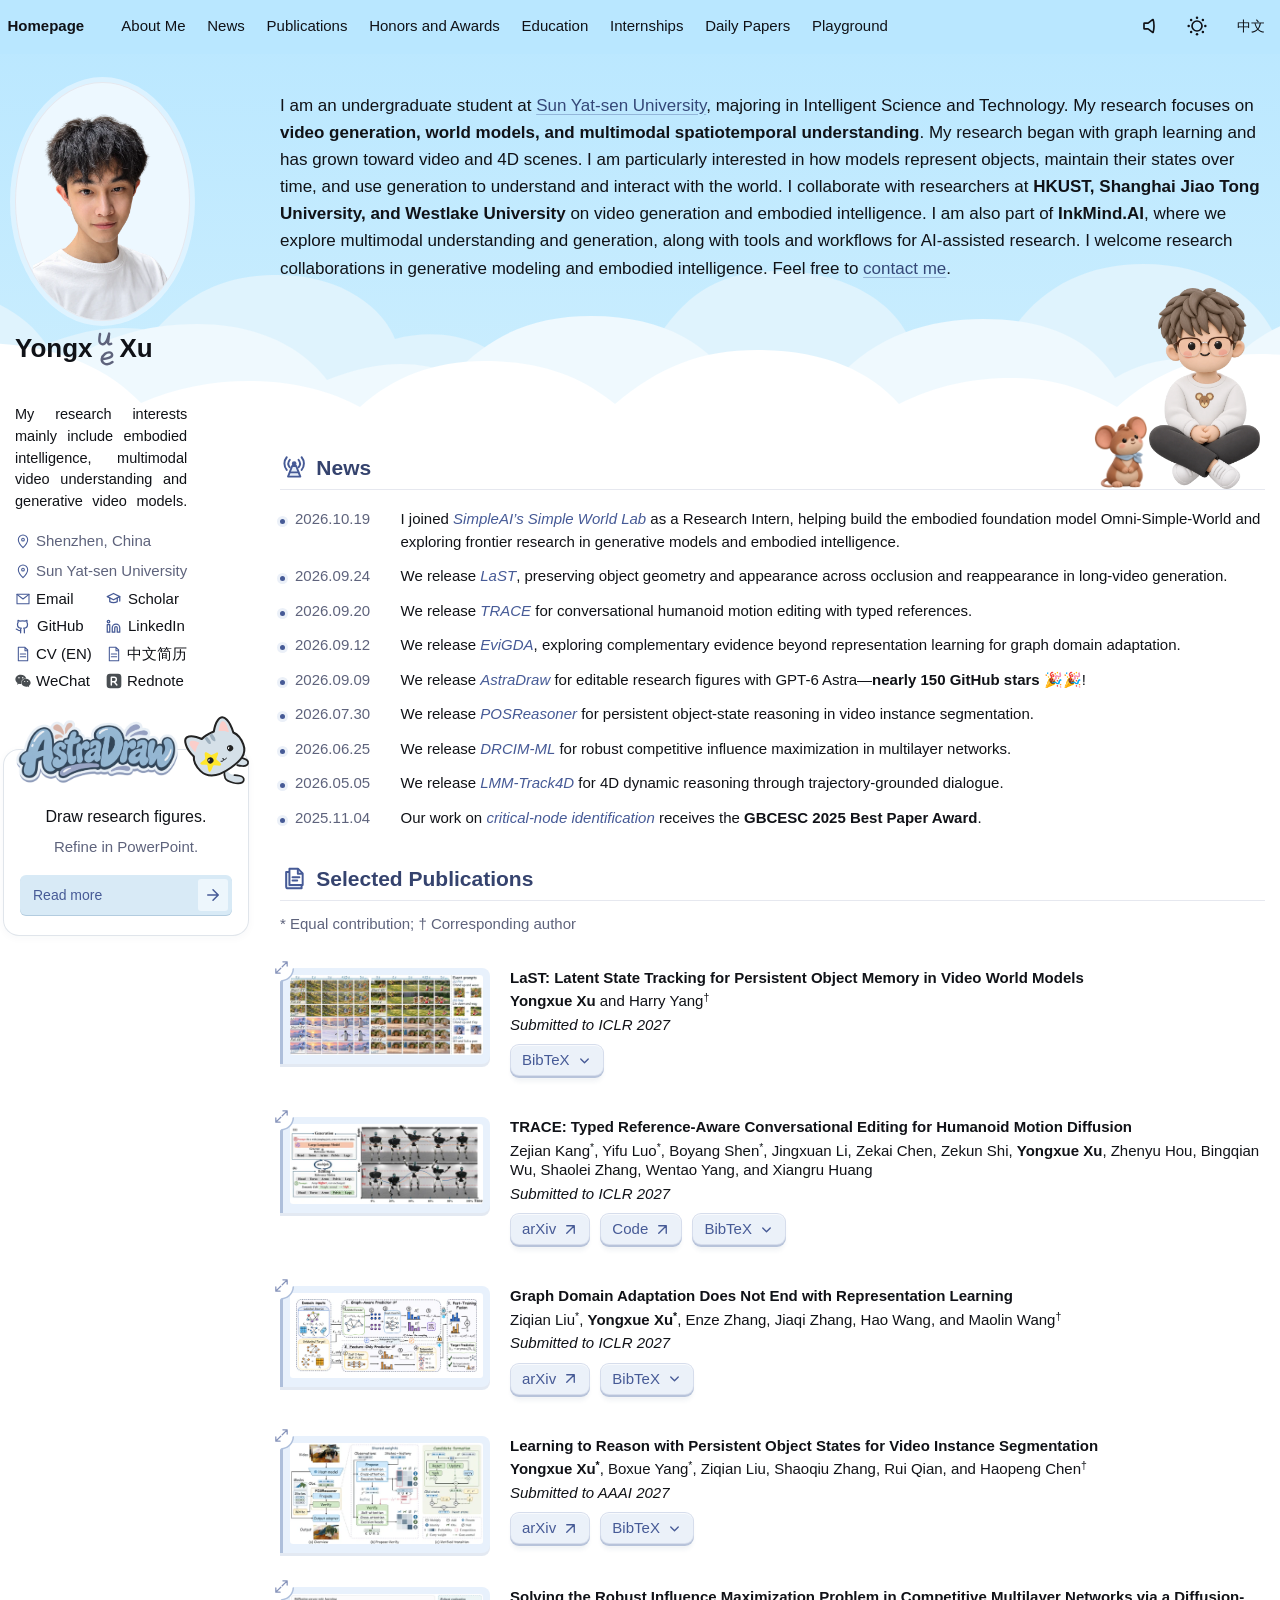
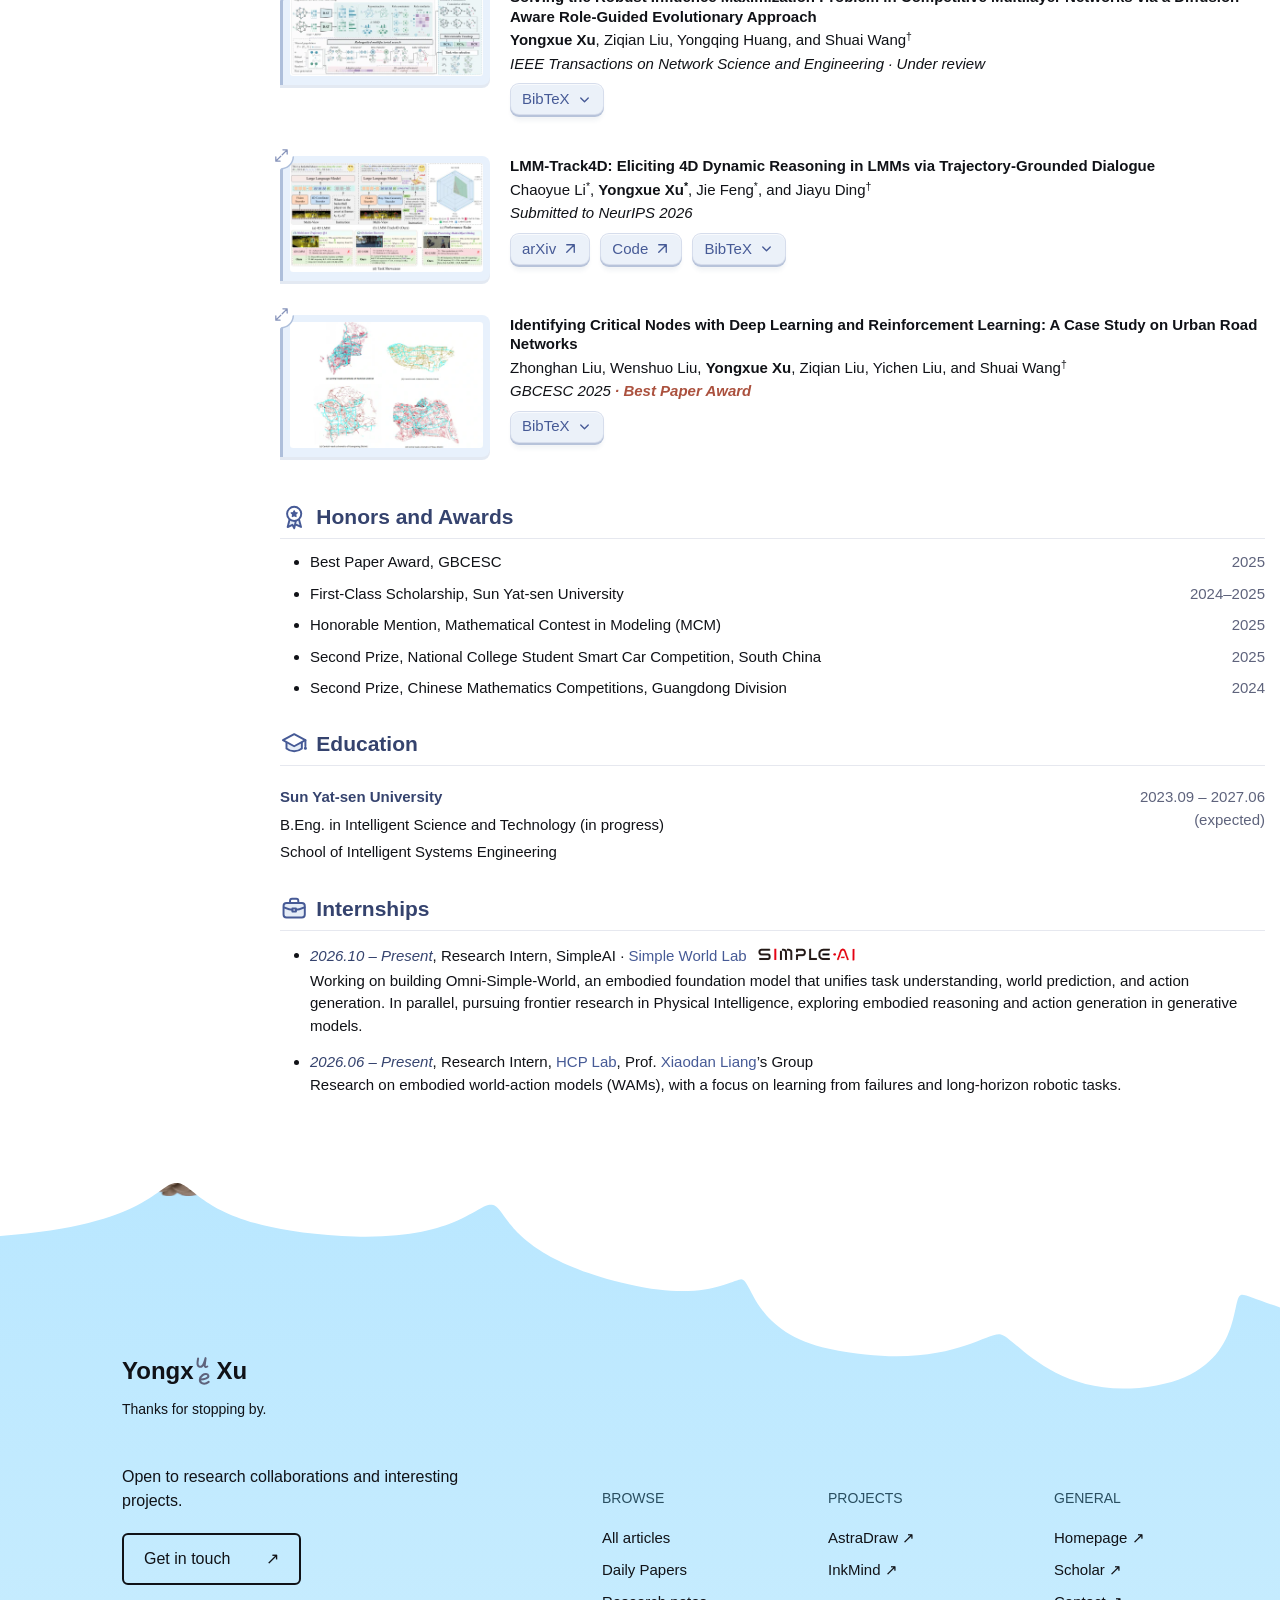
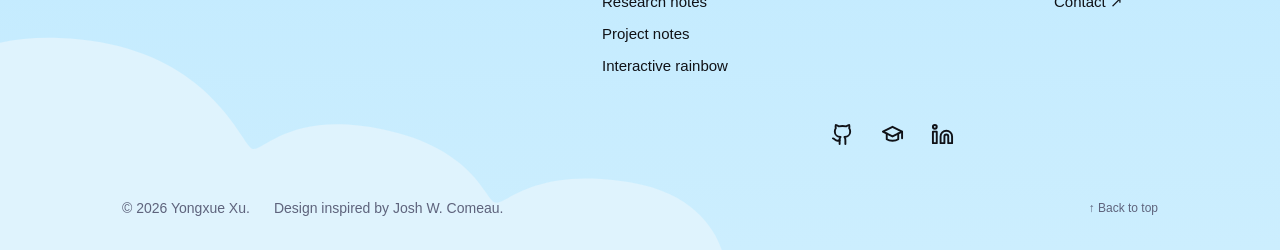
<file: index.html>
<!doctype html>
<html lang="en"><head><meta charset="utf-8"><meta name="viewport" content="width=device-width, initial-scale=1"><title>Yongxue Xu - Homepage</title>
<meta name="description" content="Yongxue Xu, undergraduate at Sun Yat-sen University. Research in video generation, world models, and multimodal spatiotemporal understanding.">
<meta name="theme-color" content="#ffffff">
<script>(() => {
 let theme;
 try { theme = localStorage.getItem('academic-theme'); } catch {}
 if (theme !== 'light' && theme !== 'dark') theme = matchMedia('(prefers-color-scheme: dark)').matches ? 'dark' : 'light';
 document.documentElement.dataset.theme = theme;
 document.querySelector('meta[name="theme-color"]').content = theme === 'dark' ? '#1c1d20' : '#ffffff';
})();</script><script>try {
 if (!location.hash && !matchMedia('(prefers-reduced-motion: reduce)').matches && performance.getEntriesByType('navigation')[0]?.type !== 'back_forward') {
  document.documentElement.dataset.homeEntry = 'ready';
  // Failed interaction downloads must never leave readable content hidden.
  document.addEventListener('DOMContentLoaded', () => {
   document.querySelectorAll('.home-companion:not([data-entry-state]), .page__content section:not(#about) > h2:not([data-entry-state]), .paper:not([data-entry-state])').forEach(node => { node.dataset.entryState = 'visible'; });
   const note = document.querySelector('.home-project-note:not([data-reveal])');
   if (note) note.dataset.reveal = 'settled';
  }, {once:true});
 }
} catch {}</script>
<link rel="canonical" href="https://jerrysnow.me/">
<meta property="og:title" content="Yongxue Xu - Homepage">
<meta property="og:description" content="Yongxue Xu, undergraduate at Sun Yat-sen University. Research in video generation, world models, and multimodal spatiotemporal understanding.">
<meta property="og:site_name" content="Yongxue Xu">
<meta property="og:url" content="https://jerrysnow.me/">
<meta property="og:type" content="website">
<script type="application/ld+json">{"@context": "https://schema.org", "@type": "WebSite", "@id": "https://jerrysnow.me/#website", "url": "https://jerrysnow.me/", "name": "Yongxue Xu", "alternateName": ["Yongxue Xu Homepage", "徐永雪"]}</script>
<link rel="icon" href="data:,"><link rel="stylesheet" href="morin-base.css?v=ab1dabcaa3b3"><link rel="stylesheet" href="style.css?v=b541154b9f15"><link rel="stylesheet" href="profile.css?v=0529b66afe7b"><link rel="stylesheet" href="homepage-figures.css?v=1f57ede3fb94"><link rel="stylesheet" href="homepage-entry.css?v=0f84b1161433"><link rel="stylesheet" href="homepage-visual.css?v=2f1bb5382aaf"><script src="homepage-entry.js?v=691f732536f0" defer></script><script src="profile.js?v=612464b05d1c" defer></script><link rel="stylesheet" href="language-control.css?v=ee913818d95e"><link rel="stylesheet" href="homepage-nav.css?v=3eb6b657b367"><script src="homepage-nav.js?v=6d9ad29b4cbf" defer></script><script src="language-control.js?v=cddb643d28ec" defer></script><link rel="stylesheet" href="homepage-project.css?v=684bf86bdc39"><script src="homepage-project.js?v=54a6f21ce6f3" defer></script><link rel="stylesheet" href="homepage-cat.css?v=adfba892cd41"><script src="homepage-cat.js?v=8e66e9520c12" defer></script><script src="paper-controls.js?v=69b3d9bdd065" defer></script><script src="site.js?v=22eb46f49121" defer></script><script src="assets/vendor/howler.min.js?v=2.2.4-736c339444c8" defer></script><script src="blog/tools.js?v=33eb9dd1e89d" data-sound-scope="homepage" defer></script><script src="homepage-sounds.js?v=a3ae67d42872" defer></script><link rel="stylesheet" href="blog/icons.css?v=ea12366de164"><script src="blog/icons.js?v=f47e2e5ebd80" data-icons-scope="homepage" defer></script><link rel="stylesheet" href="blog/character.css?v=40e88186ac13"><link rel="stylesheet" href="blog/footer.css?v=79daea4914ca"><link rel="stylesheet" href="blog/identity.css?v=dd38e2857742"><link rel="stylesheet" href="homepage-icons.css?v=ea20f9d18337"><link rel="stylesheet" href="homepage-landscape.css?v=980c3bf515b8"><script src="blog/reading.js?v=8371930f481e" defer></script><link rel="stylesheet" href="blog/character-details.css?v=2bdf0156736a"><script src="blog/character-interaction.js?v=70761351ed7e" defer></script><script src="homepage-landscape.js?v=65433c21f7be" defer></script><link rel="stylesheet" href="homepage-sections.css?v=c86934b564cd"><script src="homepage-sections.js?v=96b10ab59267" defer></script></head>
<body id="top" class="academic-home"><div class="home-atmosphere" aria-hidden="true"><div class="home-horizon"><svg xmlns="http://www.w3.org/2000/svg" class="source-article-cloud" aria-hidden="true" viewBox="0 0 2600 210" width="2600" height="210" fill="none" aria-hidden="true">
<path class="home-cloud-distant" fill="var(--cloud-far)" d="M-100 210V116C-28 116 7 70 88 70C144 70 176 90 203 104C219 51 267 21 330 21C409 21 448 59 465 98C501 73 536 63 578 63C639 63 684 87 706 120C745 105 779 100 815 107C849 68 886 51 938 51C1004 51 1044 86 1055 115C1103 102 1152 117 1172 147C1230 113 1277 107 1315 118C1347 67 1382 47 1438 47C1505 47 1557 79 1571 119C1602 105 1640 105 1667 115C1695 66 1744 40 1803 40C1879 40 1924 79 1938 120C1977 92 2019 90 2052 99C2074 45 2130 19 2194 19C2270 19 2315 62 2328 107C2367 92 2411 100 2444 127C2497 95 2565 97 2700 120V210Z"/>
<path class="home-cloud-middle" fill="var(--cloud)" d="M-100 210V163C-11 163 52 117 141 117C210 117 248 136 280 155C309 109 361 88 416 88C494 88 544 116 565 156C613 131 670 129 715 149C754 114 805 100 857 100C919 100 963 124 987 156C1035 137 1074 135 1114 150C1152 110 1194 92 1251 92C1328 92 1370 124 1393 158C1430 146 1463 146 1496 156C1535 111 1590 95 1643 95C1711 95 1752 118 1775 154C1810 133 1851 129 1886 144C1923 99 1975 85 2027 85C2098 85 2132 119 2156 152C2205 131 2256 138 2282 154C2317 113 2374 100 2425 100C2510 100 2535 139 2570 155C2600 147 2655 155 2700 164V210Z"/>
<path class="home-cloud-front" fill="var(--bg)" d="M-100 210V183C-12 183 43 146 119 146C181 146 221 161 251 181C283 152 320 139 367 139C422 139 461 155 489 178C527 135 577 119 639 119C712 119 766 142 801 179C835 164 871 157 909 157C953 157 991 167 1020 183C1053 153 1094 137 1144 137C1203 137 1242 153 1275 180C1319 143 1360 126 1418 126C1483 126 1530 147 1559 180C1597 161 1633 154 1671 154C1715 154 1747 166 1777 183C1817 147 1862 130 1919 130C1981 130 2028 151 2060 181C2094 164 2132 155 2172 155C2219 155 2254 168 2282 184C2325 150 2369 138 2422 138C2491 138 2532 160 2563 184C2605 172 2649 174 2700 183V210Z"/>
</svg>
</div></div><div class="home-companion"><button class="scene-portrait home-character character-interactive" type="button"><span class="visually-hidden"><span data-en="Say hi to Jerry and give the mouse some cheese" data-zh="向 Jerry 打招呼，给小鼠一块奶酪">Say hi to Jerry and give the mouse some cheese</span></span><span class="character-layer character-layer--day"><img class="character-base" src="/assets/character-hazelnut-day-v1.webp?v=f6584b462345" alt="" width="397" height="720" decoding="async" draggable="false"><img class="character-expression" src="/assets/blog-character-white-glasses-happy-v2.webp?v=6861f7c022a5" alt="" width="397" height="720" decoding="async" draggable="false"><img class="character-greeting" src="/assets/character-hazelnut-wave-day-v1.webp?v=cb7b4e0dad90" alt="" width="397" height="720" decoding="async" draggable="false"></span><span class="character-layer character-layer--night"><img class="character-base" src="/assets/character-hazelnut-night-v1.webp?v=2088edacc559" alt="" width="397" height="720" decoding="async" draggable="false"><img class="character-expression" src="/assets/blog-character-white-glasses-night-happy-v2.webp?v=daa34a20d571" alt="" width="397" height="720" decoding="async" draggable="false"><img class="character-greeting" src="/assets/character-hazelnut-wave-night-v1.webp?v=2ba9b2f49951" alt="" width="397" height="720" decoding="async" draggable="false"></span><span class="character-stitch" aria-hidden="true"><svg class="character-stitch-art" viewBox="0 0 397 720" fill="none" preserveAspectRatio="xMidYMid meet" aria-hidden="true" focusable="false"><svg x="163" y="371" width="71" height="64" viewBox="0 0 64 58" fill="none">
<g stroke-linecap="round" stroke-linejoin="round">
<circle class="stitch-brown" cx="15" cy="16" r="12"/><circle class="stitch-brown" cx="49" cy="16" r="12"/>
<circle class="stitch-cream" cx="15" cy="16" r="7.5"/><circle class="stitch-cream" cx="49" cy="16" r="7.5"/>
<path class="stitch-brown" d="M16 30C16 20 22 14 32 14C42 14 48 20 48 30C48 41 41 50 32 53C23 50 16 41 16 30Z"/>
<path class="stitch-thread" d="M18.5 30C18.5 21.5 23.8 16.5 32 16.5C40.2 16.5 45.5 21.5 45.5 30C45.5 39.5 39.5 47 32 50.3C24.5 47 18.5 39.5 18.5 30Z"/>
<path class="stitch-cream" d="M22 38C24 34 28 35 32 38C36 35 40 34 42 38C44 44 37 49 32 49C27 49 20 44 22 38Z"/>
<path class="stitch-eye" d="M25 29V31M39 29V31"/>
<path class="stitch-nose" d="M29.5 38.5Q32 37 34.5 38.5Q34 42 32 42Q30 42 29.5 38.5Z"/>
</g></svg></svg></span><span class="character-hello" aria-hidden="true"><svg class="character-hello-cloud" viewBox="0 0 180 84" aria-hidden="true" focusable="false"><path d="M25 65C10 68 3 59 7 48C-2 37 5 22 20 22C22 7 40 2 53 11C65 0 86 2 94 11C107 2 128 7 133 18C150 14 163 27 159 40C162 48 169 53 179 52C174 65 161 64 150 59C141 72 123 73 111 66C97 79 77 78 65 69C50 78 34 75 25 65Z"/></svg><span class="character-hello-words"><span class="character-hello-hi">Hi,</span> I’m Jerry</span></span><span class="character-pet" aria-hidden="true"><span class="character-pet-frame character-pet-frame--rest"><img class="character-pet-art character-pet-art--day" src="/assets/mouse-companion-day.webp?v=f9f0299085df" width="470" height="640" alt="" draggable="false" decoding="async"><img class="character-pet-art character-pet-art--night" src="/assets/mouse-companion-night.webp?v=07bb78482b4f" width="470" height="640" alt="" draggable="false" decoding="async"></span><span class="character-pet-frame character-pet-frame--reach"><img class="character-pet-art character-pet-art--day" src="/assets/mouse-reach-day.webp?v=b84851614873" width="470" height="640" alt="" draggable="false" decoding="async"><img class="character-pet-art character-pet-art--night" src="/assets/mouse-reach-night.webp?v=90647d71d297" width="470" height="640" alt="" draggable="false" decoding="async"></span><span class="character-pet-frame character-pet-frame--lift"><img class="character-pet-art character-pet-art--day" src="/assets/mouse-lift-day.webp?v=9487c759bc76" width="470" height="640" alt="" draggable="false" decoding="async"><img class="character-pet-art character-pet-art--night" src="/assets/mouse-lift-night.webp?v=d668a58c2cda" width="470" height="640" alt="" draggable="false" decoding="async"></span><span class="character-pet-frame character-pet-frame--bite"><img class="character-pet-art character-pet-art--day" src="/assets/mouse-bite-day.webp?v=72d7b9c13938" width="470" height="640" alt="" draggable="false" decoding="async"><img class="character-pet-art character-pet-art--night" src="/assets/mouse-bite-night.webp?v=f47627fb4b5b" width="470" height="640" alt="" draggable="false" decoding="async"></span><span class="character-pet-frame character-pet-frame--chew"><img class="character-pet-art character-pet-art--day" src="/assets/mouse-chew-day.webp?v=3548aa931402" width="470" height="640" alt="" draggable="false" decoding="async"><img class="character-pet-art character-pet-art--night" src="/assets/mouse-chew-night.webp?v=f5d43f4fa8fb" width="470" height="640" alt="" draggable="false" decoding="async"></span><span class="character-discovery"><svg viewBox="0 0 24 40" fill="none"><path d="M12 5L12 24" stroke="currentColor" stroke-width="8" stroke-linecap="round"/><circle cx="12" cy="35" r="4" fill="currentColor"/></svg></span></span></button></div><a class="skip-link" href="#content">Skip to content</a>
<div class="masthead"><div class="masthead__inner-wrap"><nav class="greedy-nav" aria-label="Main navigation"><ul class="visible-links"><li class="masthead__menu-item"><a href="#about"><span data-en="Homepage" data-zh="主页">Homepage</span></a></li><li class="masthead__menu-item"><a href="#about"><span data-en="About Me" data-zh="关于我">About Me</span></a></li><li class="masthead__menu-item"><a href="#news"><span data-en="News" data-zh="动态">News</span></a></li><li class="masthead__menu-item"><a href="#publications"><span data-en="Publications" data-zh="论文">Publications</span></a></li><li class="masthead__menu-item"><a href="#honors"><span data-en="Honors and Awards" data-zh="荣誉与奖项">Honors and Awards</span></a></li><li class="masthead__menu-item"><a href="#education"><span data-en="Education" data-zh="教育经历">Education</span></a></li><li class="masthead__menu-item"><a href="#internships"><span data-en="Internships" data-zh="实习经历">Internships</span></a></li><li class="masthead__menu-item"><a href="daily/"><span data-en="Daily Papers" data-zh="每日论文">Daily Papers</span></a></li><li class="masthead__menu-item"><a class="blog-entry" href="blog/" aria-label="Playground"><span class="playground-word">Playground</span><svg class="playground-arrows" viewBox="0 0 36 12" aria-hidden="true"><path class="playground-arrow-main" d="M.75 6h10.5M6 .75 11.25 6 6 11.25"/><path class="playground-chevron playground-chevron--1" d="M15 10 19.5 5.5 15 1"/><path class="playground-chevron playground-chevron--2" d="M23 10 27.5 5.5 23 1"/><path class="playground-chevron playground-chevron--3" d="M31 10 35.5 5.5 31 1"/></svg></a></li></ul></nav><button class="icon-button" id="sound-toggle" type="button" aria-label="Enable sounds" title="Enable sounds" aria-pressed="false"><svg viewBox="0 0 24 24" fill="none" stroke="currentColor" stroke-width="1.7" stroke-linecap="round" stroke-linejoin="round" aria-hidden="true"><path d="M11 4 6 8H3v8h3l5 4Z"/><path d="m16 9 5 6m0-6-5 6"/></svg></button><button id="theme-toggle" type="button" aria-label="Switch to dark mode" title="Switch to dark mode"><svg class="theme-icon theme-icon--moon" viewBox="0 0 24 24" fill="none" stroke="currentColor" stroke-width="1.7" stroke-linecap="round" stroke-linejoin="round" aria-hidden="true"><path d="M20.9 13a9 9 0 0 1-9.9-9.9A9 9 0 1 0 20.9 13Z"/></svg><svg class="theme-icon theme-icon--sun" viewBox="0 0 24 24" fill="none" stroke="currentColor" stroke-width="1.7" stroke-linecap="round" aria-hidden="true"><circle cx="12" cy="12" r="4"/><path d="M12 2v2m0 16v2M2 12h2m16 0h2M4.93 4.93l1.42 1.42m11.3 11.3 1.42 1.42M4.93 19.07l1.42-1.42m11.3-11.3 1.42-1.42"/></svg></button><button id="language" type="button" aria-label="切换到中文">中文</button></div></div>
<div id="main"><aside class="sidebar sticky" aria-label="Profile"><div class="profile_box"><div class="author__avatar"><div class="portrait-scene"><button class="portrait-toggle" type="button" aria-label="Show cartoon portrait" aria-pressed="false"><span class="portrait-frame"><img class="portrait portrait--photo" src="assets/previews/portrait-cv-480.webp?v=18deb32e2d54" srcset="assets/previews/portrait-cv-480.webp?v=18deb32e2d54 480w, assets/previews/portrait-cv-960.webp?v=3ec9421d5882 960w" sizes="(max-width:540px) 112px, (max-width:924px) 145px, (max-width:1279px) 160px, 175px" width="960" height="1280" alt="Yongxue Xu" fetchpriority="high" decoding="async"><img class="portrait portrait--extension" src="assets/previews/portrait-shirt-extension-v1-480.webp?v=e26aaf79d442" srcset="assets/previews/portrait-shirt-extension-v1-480.webp?v=e26aaf79d442 480w, assets/previews/portrait-shirt-extension-v1-960.webp?v=b915f8c48ef7 960w" sizes="(max-width:540px) 112px, (max-width:924px) 145px, (max-width:1279px) 160px, 175px" width="960" height="320" alt="" aria-hidden="true" decoding="async"><img class="portrait portrait--memoji" src="assets/previews/portrait-memoji-transparent-v1-480.webp?v=f8726b33f150" srcset="assets/previews/portrait-memoji-transparent-v1-480.webp?v=f8726b33f150 480w, assets/previews/portrait-memoji-transparent-v1-960.webp?v=01e0b23c78b8 960w" sizes="(max-width:540px) 112px, (max-width:924px) 145px, (max-width:1279px) 160px, 175px" width="960" height="1280" alt="" aria-hidden="true" decoding="async"></span><span class="portrait-sparkle" aria-hidden="true">✨</span></button></div></div>
<div class="author__content"><h1 class="author__name"><a class="identity identity--profile" href="/blog/" aria-label="Yongxue Xu — Blog"><span>Yongx</span><span class="name-monogram"><span class="name-monogram-text">ue</span><svg class="name-letter-u" width="16" height="14" viewBox="0 0 16 14" fill="none" aria-hidden="true" focusable="false"><path d="M3.1 2.5C2.7 4.6 2.1 7.4 2.8 9.2C3.4 10.9 5.5 11.4 7.1 10.1C9.1 8.5 9.8 4.9 10.6 2.1L9.7 9.4C9.6 10.8 10.6 11.5 12.3 10.5"/></svg><svg class="name-letter-e" width="16" height="14" viewBox="0 0 16 14" fill="none" aria-hidden="true" focusable="false"><path d="M3.2 7.4C6.4 7.6 11.8 6.2 11.4 3.8C11 1.5 7.7 1.5 5.6 3.1C2.2 5.7 1.9 9.6 4.9 11.1C7 12.2 9.5 11.6 11.7 9.9"/></svg></span><span>Xu</span></a></h1></div>
<div class="author__urls-wrapper"><p class="research-interests"><span data-en="My research interests mainly include embodied intelligence, multimodal video understanding and generative video models." data-zh="我的研究兴趣主要包括具身智能、多模态视频理解与视频生成模型。">My research interests mainly include embodied intelligence, multimodal video understanding and generative video models.</span></p><ul class="author__urls social-icons">
<li class="profile-location"><svg class="contact-icon" viewBox="0 0 24 24" fill="none" stroke="currentColor" stroke-width="1.6" stroke-linecap="round" stroke-linejoin="round" aria-hidden="true"><path d="M19 10c0 5-7 12-7 12S5 15 5 10a7 7 0 1 1 14 0Z"/><circle cx="12" cy="10" r="2"/></svg><span data-en="Shenzhen, China" data-zh="中国 · 深圳">Shenzhen, China</span></li>
<li class="profile-university"><a href="https://www.sysu.edu.cn/" target="_blank" rel="noopener"><svg class="contact-icon" viewBox="0 0 24 24" fill="none" stroke="currentColor" stroke-width="1.6" stroke-linecap="round" stroke-linejoin="round" aria-hidden="true"><path d="M19 10c0 5-7 12-7 12S5 15 5 10a7 7 0 1 1 14 0Z"/><circle cx="12" cy="10" r="2"/></svg><span data-en="Sun Yat-sen University" data-zh="中山大学">Sun Yat-sen University</span></a></li>
<li><a href="mailto:jiangjiangcheng753@gmail.com"><svg class="contact-icon" viewBox="0 0 24 24" fill="none" stroke="currentColor" stroke-width="1.6" stroke-linecap="round" stroke-linejoin="round" aria-hidden="true"><path d="M3 5h18v14H3z"/><path d="m3 5 9 7 9-7"/></svg>Email</a></li>
<li><a data-blog-social="scholar" href="https://scholar.google.com/citations?user=8PtwUrkAAAAJ&amp;hl=en" target="_blank" rel="noopener" aria-label="Google Scholar" title="Google Scholar"><svg class="contact-icon" viewBox="0 0 24 24" fill="none" stroke="currentColor" stroke-width="1.6" stroke-linecap="round" stroke-linejoin="round" aria-hidden="true"><path d="m2 9 10-5 10 5-10 5-10-5Z"/><path d="M6 11v6c4 3 8 3 12 0v-6M22 9v8"/></svg>Scholar</a></li>
<li><a data-blog-social="github" href="https://github.com/IamJerryXu" target="_blank" rel="noopener"><svg class="contact-icon" viewBox="0 0 24 24" fill="none" stroke="currentColor" stroke-width="1.6" stroke-linecap="round" stroke-linejoin="round" aria-hidden="true"><path d="M9 19c-5 2-5-2-7-2m14 5v-4c0-1-.3-2-1-2.5 3-.4 6-1.5 6-6A5 5 0 0 0 19.5 6c.2-1 .2-2-.2-3 0 0-1.3-.4-4.3 1a15 15 0 0 0-6 0C6 2.6 4.7 3 4.7 3c-.4 1-.4 2-.2 3A5 5 0 0 0 3 9.5c0 4.5 3 5.6 6 6-.7.5-1 1.5-1 2.5v4"/></svg>GitHub</a></li>
<li><a data-blog-social="linkedin" href="https://www.linkedin.com/in/%E6%B0%B8%E9%9B%AA-%E5%BE%90-6340a4415/" target="_blank" rel="noopener"><svg class="contact-icon" viewBox="0 0 24 24" fill="none" stroke="currentColor" stroke-width="1.6" stroke-linecap="round" stroke-linejoin="round" aria-hidden="true"><rect x="3" y="3" width="18" height="18" rx="2"/><path d="M7 10v7M7 7v.2M11 17v-7m0 3c0-4 6-4 6 0v4"/></svg>LinkedIn</a></li>
<li><a href="cv/en/" target="_blank" rel="noopener"><svg class="contact-icon" viewBox="0 0 24 24" fill="none" stroke="currentColor" stroke-width="1.6" stroke-linecap="round" stroke-linejoin="round" aria-hidden="true"><path d="M5 2h10l4 4v16H5zM15 2v5h4M8 12h8M8 16h8"/></svg>CV (EN)</a></li>
<li><a href="cv/zh/" target="_blank" rel="noopener" lang="zh-CN"><svg class="contact-icon" viewBox="0 0 24 24" fill="none" stroke="currentColor" stroke-width="1.6" stroke-linecap="round" stroke-linejoin="round" aria-hidden="true"><path d="M5 2h10l4 4v16H5zM15 2v5h4M8 12h8M8 16h8"/></svg>中文简历</a></li>
<li><button id="wechat-open" type="button" aria-haspopup="dialog" aria-controls="wechat-dialog"><img class="contact-icon" src="assets/wechat.svg" alt="" aria-hidden="true"><span data-en="WeChat" data-zh="微信">WeChat</span></button></li>
<li><a href="https://xhslink.cn/o/60IapESrKEh" target="_blank" rel="noopener noreferrer"><img class="contact-icon" src="assets/rednote.svg" alt="" aria-hidden="true"><span data-en="Rednote" data-zh="小红书">Rednote</span></a></li>
</ul></div>
<section class="home-project-note home-project-promo" aria-labelledby="home-project-heading"><button class="home-cat-button" type="button"><span class="visually-hidden"><span data-en="Pet the gray cat" data-zh="摸摸小灰猫">Pet the gray cat</span></span><!-- Cat geometry and expressions adapted from Josh W. Comeau, /about-josh/. Gray palette and narrow-column layout adapted for this site. -->
<svg xmlns="http://www.w3.org/2000/svg" viewBox="0 0 399 410" fill="none" class="home-cat-art" aria-hidden="true" focusable="false" style="--color-outline:#222;overflow:visible" data-source="https://www.joshwcomeau.com/about-josh/">
  <g id="home-cat-fixed-paws">
    <path fill="#d5e0e8" d="M350.844 376.47c-4.779 29.526-96.148 5.616-96.148 5.616l-16-33 6-41.5S252.824 329.583 281 344c35 0 72.133 18.331 69.844 32.47z" />
    <path stroke="var(--color-outline)" stroke-linecap="round" stroke-linejoin="round" stroke-width="10" d="M296.06 347.518s59.563-.574 54.784 28.952c-4.779 29.526-62.617 15.22-62.617 15.22s-39.03-10.104-46.531-27.104c-7.5-17-4-50-4-50" />
    <path fill="#d5e0e8" d="M375.738 277.062c-6.754 29.138-63.499 10.973-63.499 10.973l10.787-43.544s59.466 3.433 52.712 32.571z" />
    <path stroke="var(--color-outline)" stroke-linecap="round" stroke-linejoin="round" stroke-width="10" d="M312.239 288.035s56.745 18.165 63.499-10.973c6.754-29.138-52.712-32.571-52.712-32.571" />
  </g>
  <g id="home-cat-head" class="home-cat-head" style="transform-origin:center center">
    <g id="home-cat-head-base">
      <path fill="#d5e0e8" stroke="var(--color-outline)" stroke-linecap="round" stroke-linejoin="round" stroke-width="12" d="M274.468 303.833c-60.778 43.563-129.657 65.408-178.119 18.305-26.47-25.729-42.082-49.209-38.523-84.759 0 0-37.906-37.801-46.532-69.205-2.506-9.126-4.576-13.051-4.23-23.862.178-5.547.863-9.34 4.594-13.45 3.29-3.626 3.88-4.176 7.277-6.287 27.27-16.945 85.464 10.596 85.464 10.596 12.343-13.177 48.735-34.45 64.037-41.187a117.579 117.579 0 016.462-2.618s7.051-45.275 23.845-67.732c3.92-5.243 7.63-9.46 13.442-12.473 4.667-2.42 6.793-3.702 12.039-3.36 7.976.52 18.023 5.12 27.152 14.328 21.538 21.729 38.142 74.419 38.142 74.419 33.625 14.091 46.474 37.476 58.623 69.682 22.716 60.217-21.362 100.11-73.673 137.603z" />
      <path fill="#FFE62A" d="M121.285 226.052l2.934 18.675s.195 1.469-.02 4.328c-.295 3.932-4.711 7.243-4.711 7.243l-18.487 14.723s-5.796 5.247-4.917 9.529c.946 4.603 11.435 5.835 11.435 5.835l23.879-.812s1.811-.574 4.525 2.05c2.714 2.623 3.176 19.065 6.392 29.473 1.495 4.839 3.745 10.436 8.427 10.947 5.173.565 10.48-11.912 10.48-11.912l7.247-17.988s2.917-6.874 4.457-8.164c2.179-1.825 9.616-.581 9.616-.581l26.047 2.163s7.636-.971 9.233-5.197c1.685-4.46-5.449-12.258-5.449-12.258s-7.962-7.281-14.755-12.41l-.153-.116c-2.508-1.893-7.71-5.82-7.984-7.235-.28-1.444 6.518-19.16 6.518-19.16 1.423-4.965 6.914-15.509 3.452-18.862-2.496-2.417-7.195-1.474-12.77.377-5.575 1.852-18.327 9.235-18.327 9.235s-6.735 2.985-9.502 2.662c-2.476-.289-5.152-2.187-5.152-2.187l-15.996-10.56s-8.083-4.952-12.413-2.536c-4.563 2.545-4.006 12.738-4.006 12.738z" />
      <path fill="#FBCECA" d="M37.232 175.569c9.985 16.071 29.58 38.132 29.58 38.132s5.462-22.101 9.784-32.569c3.9-9.444 15.327-23.651 15.327-23.651s-38.205-19.234-54.514-9.1c0 0-10.162 11.118-.177 27.188zM245.347 44.637c8.883 16.705 19.002 51.084 19.002 51.084s-19.89-5.545-31.096-7.073c-10.111-1.378-30.042.504-30.042.504s4.152-48.922 21.071-57.916c0 0 12.181-3.304 21.065 13.401z" />
    </g>
    <g id="home-cat-normal" class="home-cat-expression home-cat-normal">
      <circle cx="155.264" cy="260.614" r="18" fill="var(--color-outline)" transform="rotate(-31.855 155.264 260.614)" />
      <circle cx="270.781" cy="188.838" r="18" fill="var(--color-outline)" transform="rotate(-31.855 270.781 188.838)" />
      <path stroke="#fff" stroke-linecap="round" stroke-width="6" d="M146.036 262.816s-.397-1.904.201-4.05c.528-1.895 1.407-2.836 1.407-2.836" />
      <path stroke="#fff" stroke-linecap="round" stroke-width="6" d="M261.553 191.04s-.397-1.904.201-4.049c.529-1.896 1.408-2.837 1.408-2.837" />
      <path stroke="#000" stroke-linecap="round" stroke-linejoin="round" stroke-width="5" d="M217.525 266.078s11.053.41 13.475-4.841c2.146-4.654-3.2-12.728-3.2-12.728s6.088 7.999 11.269 7.715c5.202-.286 9.034-9.146 9.034-9.146" />
    </g>
    <g id="home-cat-happy" class="home-cat-expression home-cat-happy">
      <path stroke="var(--color-outline)" stroke-linecap="round" stroke-width="10" d="M261.103 201.517s-5.373-17.544 3.012-23.054c8.385-5.509 22.359 7.292 22.359 7.292M145.58 273.284s-5.895-17.201 3.012-23.054c8.908-5.853 22.36 7.292 22.36 7.292" />
      <path fill="#222" stroke="#222" d="M241.341 270.302c-8.392 6.39-14.988-4.228-14.988-4.228l5.489-11.062 12.349-.019s5.541 8.919-2.85 15.309z" />
      <path fill="#FF9BA7" d="M241.16 258.641c2.332 3.753.885 6.514-1.93 8.263-2.815 1.749-5.931 1.823-8.263-1.93-2.331-3.753-1.94-8.213.875-9.962 2.815-1.749 6.987-.124 9.318 3.629z" />
      <path stroke="#000" stroke-linecap="round" stroke-linejoin="round" stroke-width="5" d="M217.525 266.078s11.053.41 13.475-4.841c2.146-4.654-3.2-12.728-3.2-12.728s6.088 7.999 11.269 7.715c5.202-.286 9.034-9.146 9.034-9.146" />
    </g>
    <g id="home-cat-playful" class="home-cat-expression home-cat-playful">
      <circle cx="155.264" cy="260.614" r="18" fill="var(--color-outline)" transform="rotate(-31.855 155.264 260.614)" />
      <circle cx="270.781" cy="188.838" r="18" fill="var(--color-outline)" transform="rotate(-31.855 270.781 188.838)" />
      <path fill="var(--color-outline)" stroke="#FFE62A" stroke-linecap="round" stroke-width="4" d="M133.292 233.912a6 6 0 10-.613 11.984l43.772 2.239a6 6 0 00.613-11.984l-43.772-2.239z" />
      <path fill="var(--color-outline)" stroke="#d5e0e8" stroke-linecap="round" stroke-width="4" d="M240.665 198.667a6 6 0 0011.312 4.005l14.628-41.316a6 6 0 00-11.312-4.005l-14.628 41.316z" />
      <path stroke="var(--color-outline)" stroke-linecap="round" stroke-width="6" d="M229.53 239.92c-7.904.659-17.202 5.019-15.148 11.299 1.61 4.924 9.162 6.158 12.348 6.461.691.066 1.171.782.975 1.448-.924 3.136-2.431 10.696 4.223 11.415 8.417.911 10.515-9.837 10.515-9.837" />
    </g>
    <g id="home-cat-forehead-stripes">
      <path fill="#9caebc" d="M143.161 160.731c-10.609-7.581-23.023-31.06-23.023-31.06s3.91-3.612 6.679-5.539c2.427-1.688 6.51-3.844 6.51-3.844s20.42 18.604 23.37 32.45c.953 4.474 1.849 8.219-.752 10.81-3.256 3.244-8.316.376-12.784-2.817zM169.264 144.092c-10.337-8.398-20.028-33.143-20.028-33.143s4.438-2.596 7.376-4.253c2.575-1.452 7.234-3.56 7.234-3.56s18.321 19.668 20.017 34.1c.534 4.543 1.397 8.197-1.436 10.532-3.548 2.922-8.9-.213-13.163-3.676z" />
    </g>
  </g>
</svg></button><h2 id="home-project-heading" class="astra-promo-heading"><a class="astra-sticker" href="/blog/astradraw/"><img class="astra-word astra-sticker-image" src="assets/astradraw-sticker-soft-blue-v2.webp" width="1774" height="887" alt="AstraDraw" decoding="async"></a></h2><p class="astra-summary"><span class="astra-summary-lead"><span data-en="Draw research figures." data-zh="用 Astra 画科研图。">Draw research figures.</span></span><span class="astra-summary-detail"><span data-en="Refine in PowerPoint." data-zh="在 PowerPoint 中细修。">Refine in PowerPoint.</span></span></p><div class="astra-promo-action"><a class="astra-promo-link" href="/blog/astradraw/"><span aria-hidden="true"><svg viewBox="0 0 24 24" fill="none" stroke="currentColor" stroke-width="2" stroke-linecap="round" stroke-linejoin="round"><path d="M5 12h13m-6-7 7 7-7 7"/></svg></span><span><span data-en="Read more" data-zh="了解更多">Read more</span></span></a></div></section>
</div></aside>
<main class="page" id="content"><div class="page__inner-wrap"><div class="page__content">
<section id="about" aria-label="About Me"><p><span data-en="I am an undergraduate student at &lt;a href=&quot;https://www.sysu.edu.cn/&quot; target=&quot;_blank&quot; rel=&quot;noopener&quot;&gt;Sun Yat-sen University&lt;/a&gt;, majoring in Intelligent Science and Technology. My research focuses on &lt;strong&gt;video generation, world models, and multimodal spatiotemporal understanding&lt;/strong&gt;." data-zh="我是&lt;a href=&quot;https://www.sysu.edu.cn/&quot; target=&quot;_blank&quot; rel=&quot;noopener&quot;&gt;中山大学&lt;/a&gt;智能科学与技术专业本科生，研究兴趣主要集中在&lt;strong&gt;视频生成、世界模型与多模态时空理解&lt;/strong&gt;。">I am an undergraduate student at <a href="https://www.sysu.edu.cn/" target="_blank" rel="noopener">Sun Yat-sen University</a>, majoring in Intelligent Science and Technology. My research focuses on <strong>video generation, world models, and multimodal spatiotemporal understanding</strong>.</span> <span data-en="My research began with graph learning and has grown toward video and 4D scenes. I am particularly interested in how models represent objects, maintain their states over time, and use generation to understand and interact with the world." data-zh="我的研究从图学习出发，逐渐延伸到视频与 4D 场景。我关注模型如何表示对象、持续维护对象状态，以及如何通过生成来理解世界并与之交互。">My research began with graph learning and has grown toward video and 4D scenes. I am particularly interested in how models represent objects, maintain their states over time, and use generation to understand and interact with the world.</span> <span data-en="I collaborate with researchers at &lt;strong&gt;HKUST, Shanghai Jiao Tong University, and Westlake University&lt;/strong&gt; on video generation and embodied intelligence. I am also part of &lt;strong&gt;InkMind.AI&lt;/strong&gt;, where we explore multimodal understanding and generation, along with tools and workflows for AI-assisted research." data-zh="目前，我与&lt;strong&gt;香港科技大学、上海交通大学和西湖大学&lt;/strong&gt;的研究者合作，开展视频生成与具身智能研究。我也是 &lt;strong&gt;InkMind.AI&lt;/strong&gt; 的一员，与伙伴们共同探索多模态理解与生成，以及 AI 辅助科研工具与工作流。">I collaborate with researchers at <strong>HKUST, Shanghai Jiao Tong University, and Westlake University</strong> on video generation and embodied intelligence. I am also part of <strong>InkMind.AI</strong>, where we explore multimodal understanding and generation, along with tools and workflows for AI-assisted research.</span> <span data-en="I welcome research collaborations in generative modeling and embodied intelligence. Feel free to &lt;a href=&quot;mailto:jiangjiangcheng753@gmail.com&quot;&gt;contact me&lt;/a&gt;." data-zh="欢迎生成式模型与具身智能方向的科研合作，欢迎通过&lt;a href=&quot;mailto:jiangjiangcheng753@gmail.com&quot;&gt;邮件联系我&lt;/a&gt;。">I welcome research collaborations in generative modeling and embodied intelligence. Feel free to <a href="mailto:jiangjiangcheng753@gmail.com">contact me</a>.</span></p></section>
<section id="news"><h2><span data-en="News" data-zh="动态">News</span></h2><ul class="news-list"><li><time datetime="2026-10-19">2026.10.19</time><div><span data-en="I joined &lt;a href=&quot;https://cloud.simpleai.tech/simple-world-lab/&quot; target=&quot;_blank&quot; rel=&quot;noopener noreferrer&quot;&gt;SimpleAI’s Simple World Lab&lt;/a&gt; as a Research Intern, helping build the embodied foundation model Omni-Simple-World and exploring frontier research in generative models and embodied intelligence." data-zh="加入 &lt;a href=&quot;https://cloud.simpleai.tech/simple-world-lab/&quot; target=&quot;_blank&quot; rel=&quot;noopener noreferrer&quot;&gt;SimpleAI · Simple World Lab&lt;/a&gt; 担任研究实习生，参与构建具身基础模型 Omni-Simple-World，并开展生成式模型与具身智能方向的前沿研究。">I joined <a href="https://cloud.simpleai.tech/simple-world-lab/" target="_blank" rel="noopener noreferrer">SimpleAI’s Simple World Lab</a> as a Research Intern, helping build the embodied foundation model Omni-Simple-World and exploring frontier research in generative models and embodied intelligence.</span></div></li><li><time datetime="2026-09-24">2026.09.24</time><div><span data-en="We release &lt;a href=&quot;#last&quot;&gt;LaST&lt;/a&gt;, preserving object geometry and appearance across occlusion and reappearance in long-video generation." data-zh="我们发布了 &lt;a href=&quot;#last&quot;&gt;LaST&lt;/a&gt;，在长视频生成中保持对象遮挡或离开视野后重现时的几何与外观一致性。">We release <a href="#last">LaST</a>, preserving object geometry and appearance across occlusion and reappearance in long-video generation.</span></div></li><li><time datetime="2026-09-20">2026.09.20</time><div><span data-en="We release &lt;a href=&quot;#trace&quot;&gt;TRACE&lt;/a&gt; for conversational humanoid motion editing with typed references." data-zh="我们发布了 &lt;a href=&quot;#trace&quot;&gt;TRACE&lt;/a&gt;，通过类型化参照实现对话式人形动作编辑。">We release <a href="#trace">TRACE</a> for conversational humanoid motion editing with typed references.</span></div></li><li><time datetime="2026-09-12">2026.09.12</time><div><span data-en="We release &lt;a href=&quot;#evigda&quot;&gt;EviGDA&lt;/a&gt;, exploring complementary evidence beyond representation learning for graph domain adaptation." data-zh="我们发布了 &lt;a href=&quot;#evigda&quot;&gt;EviGDA&lt;/a&gt;，通过互补证据融合，将图领域适应延伸到表示学习之外。">We release <a href="#evigda">EviGDA</a>, exploring complementary evidence beyond representation learning for graph domain adaptation.</span></div></li><li><time datetime="2026-09-09">2026.09.09</time><div><span data-en="We release &lt;a href=&quot;https://github.com/IamJerryXu/AstraDraw&quot; target=&quot;_blank&quot; rel=&quot;noopener noreferrer&quot;&gt;AstraDraw&lt;/a&gt; for editable research figures with GPT-6 Astra—&lt;strong&gt;nearly 150 GitHub stars&lt;/strong&gt; 🎉🎉!" data-zh="我们发布了 &lt;a href=&quot;https://github.com/IamJerryXu/AstraDraw&quot; target=&quot;_blank&quot; rel=&quot;noopener noreferrer&quot;&gt;AstraDraw&lt;/a&gt;，面向 GPT-6 Astra 的可编辑科研绘图工作流，已收获&lt;strong&gt;近 150 GitHub stars&lt;/strong&gt; 🎉🎉！">We release <a href="https://github.com/IamJerryXu/AstraDraw" target="_blank" rel="noopener noreferrer">AstraDraw</a> for editable research figures with GPT-6 Astra—<strong>nearly 150 GitHub stars</strong> 🎉🎉!</span></div></li><li><time datetime="2026-07-30">2026.07.30</time><div><span data-en="We release &lt;a href=&quot;#posreasoner&quot;&gt;POSReasoner&lt;/a&gt; for persistent object-state reasoning in video instance segmentation." data-zh="我们发布了 &lt;a href=&quot;#posreasoner&quot;&gt;POSReasoner&lt;/a&gt;，通过持久对象状态推理改善视频实例分割中的身份保持。">We release <a href="#posreasoner">POSReasoner</a> for persistent object-state reasoning in video instance segmentation.</span></div></li><li><time datetime="2026-06-25">2026.06.25</time><div><span data-en="We release &lt;a href=&quot;#influence&quot;&gt;DRCIM-ML&lt;/a&gt; for robust competitive influence maximization in multilayer networks." data-zh="我们发布了 &lt;a href=&quot;#influence&quot;&gt;DRCIM-ML&lt;/a&gt;，研究多层网络中的鲁棒竞争影响力最大化。">We release <a href="#influence">DRCIM-ML</a> for robust competitive influence maximization in multilayer networks.</span></div></li><li><time datetime="2026-05-05">2026.05.05</time><div><span data-en="We release &lt;a href=&quot;#track4d&quot;&gt;LMM-Track4D&lt;/a&gt; for 4D dynamic reasoning through trajectory-grounded dialogue." data-zh="我们发布了 &lt;a href=&quot;#track4d&quot;&gt;LMM-Track4D&lt;/a&gt;，通过轨迹对话实现 4D 动态推理。">We release <a href="#track4d">LMM-Track4D</a> for 4D dynamic reasoning through trajectory-grounded dialogue.</span></div></li><li><time datetime="2025-11-04">2025.11.04</time><div><span data-en="Our work on &lt;a href=&quot;#road&quot;&gt;critical-node identification&lt;/a&gt; receives the &lt;strong&gt;GBCESC 2025 Best Paper Award&lt;/strong&gt;." data-zh="我们的&lt;a href=&quot;#road&quot;&gt;关键节点识别&lt;/a&gt;研究获得 &lt;strong&gt;GBCESC 2025 最佳论文奖&lt;/strong&gt;。">Our work on <a href="#road">critical-node identification</a> receives the <strong>GBCESC 2025 Best Paper Award</strong>.</span></div></li></ul></section>
<section id="publications"><h2><span data-en="Selected Publications" data-zh="代表论文">Selected Publications</span></h2><p class="publication-note"><span data-en="* Equal contribution; † Corresponding author" data-zh="* 共同一作；† 通讯作者">* Equal contribution; † Corresponding author</span></p><article class="paper" id="last">
 <button class="figure-button" type="button" data-figure="assets/last-demo.png" data-caption="LaST: Latent State Tracking for Persistent Object Memory in Video World Models" aria-label="Enlarge figure: LaST"><span class="figure-curl" aria-hidden="true"></span><img src="assets/previews/last-420.webp?v=36189abf19d5" srcset="assets/previews/last-420.webp?v=36189abf19d5 420w, assets/previews/last-630.webp?v=d62a67b92ada 630w" sizes="(max-width:540px) 190px, (min-width:925px) and (max-width:1279px) 175px, 210px" width="630" height="262" alt="LaST overview" loading="lazy" decoding="async"></button>
 <div class="paper-body"><h3>LaST: Latent State Tracking for Persistent Object Memory in Video World Models</h3><p class="authors"><strong>Yongxue Xu</strong> and Harry Yang<sup>&dagger;</sup></p><p class="venue"><span data-en="Submitted to ICLR 2027" data-zh="已投稿 ICLR 2027">Submitted to ICLR 2027</span></p>
 <div class="paper-links"><details class="citation"><summary class="paper-control"><span class="paper-control-face"><span>BibTeX</span><svg class="paper-control-icon paper-control-icon--disclosure" viewBox="0 0 20 20" fill="none" stroke="currentColor" stroke-width="1.65" stroke-linecap="round" stroke-linejoin="round" aria-hidden="true" focusable="false"><path d="m5 8 5 5 5-5"/></svg></span></summary><div class="citation-content"><button type="button" class="copy-bib paper-control"><span class="paper-control-face"><span><span data-en="Copy citation" data-zh="复制引用">Copy citation</span></span><svg class="paper-control-icon paper-control-icon--copy" viewBox="0 0 20 20" fill="none" stroke="currentColor" stroke-width="1.65" stroke-linecap="round" stroke-linejoin="round" aria-hidden="true" focusable="false"><rect x="7" y="7" width="10" height="11" rx="2"/><path d="M13 7V4a2 2 0 0 0-2-2H4a2 2 0 0 0-2 2v8a2 2 0 0 0 2 2h3"/></svg></span></button><pre>@misc{xu2026last,
  title={LaST: Latent State Tracking for Persistent Object Memory in Video World Models},
  author={Xu, Yongxue and Yang, Harry},
  year={2026},
  note={Submitted to ICLR 2027. Corresponding author: Harry Yang}
}</pre><span class="copy-status" role="status"></span></div></details></div></div></article><article class="paper" id="trace">
 <button class="figure-button" type="button" data-figure="assets/trace.png" data-caption="TRACE: Typed Reference-Aware Conversational Editing for Humanoid Motion Diffusion" aria-label="Enlarge figure: TRACE"><span class="figure-curl" aria-hidden="true"></span><img src="assets/previews/trace-420.webp?v=2ab9a56c0db4" srcset="assets/previews/trace-420.webp?v=2ab9a56c0db4 420w, assets/previews/trace-630.webp?v=0995182ac6b1 630w" sizes="(max-width:540px) 190px, (min-width:925px) and (max-width:1279px) 175px, 210px" width="630" height="261" alt="TRACE overview" loading="lazy" decoding="async"></button>
 <div class="paper-body"><h3><a href="https://arxiv.org/abs/2610.21515" target="_blank" rel="noopener noreferrer">TRACE: Typed Reference-Aware Conversational Editing for Humanoid Motion Diffusion</a></h3><p class="authors">Zejian Kang<sup>*</sup>, Yifu Luo<sup>*</sup>, Boyang Shen<sup>*</sup>, Jingxuan Li, Zekai Chen, Zekun Shi, <strong>Yongxue Xu</strong>, Zhenyu Hou, Bingqian Wu, Shaolei Zhang, Wentao Yang, and Xiangru Huang</p><p class="venue"><span data-en="Submitted to ICLR 2027" data-zh="已投稿 ICLR 2027">Submitted to ICLR 2027</span></p>
 <div class="paper-links"><a class="paper-control" href="https://arxiv.org/abs/2610.21515" target="_blank" rel="noopener noreferrer"><span class="paper-control-face"><span>arXiv</span><svg class="paper-control-icon paper-control-icon--link" viewBox="0 0 20 20" fill="none" stroke="currentColor" stroke-width="1.65" stroke-linecap="round" stroke-linejoin="round" aria-hidden="true" focusable="false"><path d="M5 15 15 5M5 5h10v10"/></svg></span></a> <a class="paper-control" href="https://github.com/Multimodal-Perception-Action/TRACE" target="_blank" rel="noopener noreferrer"><span class="paper-control-face"><span>Code</span><svg class="paper-control-icon paper-control-icon--link" viewBox="0 0 20 20" fill="none" stroke="currentColor" stroke-width="1.65" stroke-linecap="round" stroke-linejoin="round" aria-hidden="true" focusable="false"><path d="M5 15 15 5M5 5h10v10"/></svg></span></a> <details class="citation"><summary class="paper-control"><span class="paper-control-face"><span>BibTeX</span><svg class="paper-control-icon paper-control-icon--disclosure" viewBox="0 0 20 20" fill="none" stroke="currentColor" stroke-width="1.65" stroke-linecap="round" stroke-linejoin="round" aria-hidden="true" focusable="false"><path d="m5 8 5 5 5-5"/></svg></span></summary><div class="citation-content"><button type="button" class="copy-bib paper-control"><span class="paper-control-face"><span><span data-en="Copy citation" data-zh="复制引用">Copy citation</span></span><svg class="paper-control-icon paper-control-icon--copy" viewBox="0 0 20 20" fill="none" stroke="currentColor" stroke-width="1.65" stroke-linecap="round" stroke-linejoin="round" aria-hidden="true" focusable="false"><rect x="7" y="7" width="10" height="11" rx="2"/><path d="M13 7V4a2 2 0 0 0-2-2H4a2 2 0 0 0-2 2v8a2 2 0 0 0 2 2h3"/></svg></span></button><pre>@article{kang2026trace,
  title={TRACE: Typed Reference-Aware Conversational Editing for Humanoid Motion Diffusion},
  author={Kang, Zejian and Luo, Yifu and Shen, Boyang and Li, Jingxuan and Chen, Zekai and Shi, Zekun and Xu, Yongxue and Hou, Zhenyu and Wu, Bingqian and Zhang, Shaolei and Yang, Wentao and Huang, Xiangru},
  journal={arXiv preprint arXiv:2610.21515},
  url={https://arxiv.org/abs/2610.21515},
  year={2026},
  note={Submitted to ICLR 2027. Equal contribution: Zejian Kang, Yifu Luo, and Boyang Shen}
}</pre><span class="copy-status" role="status"></span></div></details></div></div></article><article class="paper" id="evigda">
 <button class="figure-button" type="button" data-figure="assets/evigda-overview.png" data-caption="Graph Domain Adaptation Does Not End with Representation Learning" aria-label="Enlarge figure: EviGDA"><span class="figure-curl" aria-hidden="true"></span><img src="assets/previews/evigda-420.webp?v=963de8b17654" srcset="assets/previews/evigda-420.webp?v=963de8b17654 420w, assets/previews/evigda-630.webp?v=11772b2908ea 630w" sizes="(max-width:540px) 190px, (min-width:925px) and (max-width:1279px) 175px, 210px" width="630" height="253" alt="EviGDA overview" loading="lazy" decoding="async"></button>
 <div class="paper-body"><h3><a href="https://arxiv.org/abs/2609.25692" target="_blank" rel="noopener noreferrer">Graph Domain Adaptation Does Not End with Representation Learning</a></h3><p class="authors">Ziqian Liu<sup>*</sup>, <strong>Yongxue Xu<sup>*</sup></strong>, Enze Zhang, Jiaqi Zhang, Hao Wang, and Maolin Wang<sup>&dagger;</sup></p><p class="venue"><span data-en="Submitted to ICLR 2027" data-zh="已投稿 ICLR 2027">Submitted to ICLR 2027</span></p>
 <div class="paper-links"><a class="paper-control" href="https://arxiv.org/abs/2609.25692" target="_blank" rel="noopener noreferrer"><span class="paper-control-face"><span>arXiv</span><svg class="paper-control-icon paper-control-icon--link" viewBox="0 0 20 20" fill="none" stroke="currentColor" stroke-width="1.65" stroke-linecap="round" stroke-linejoin="round" aria-hidden="true" focusable="false"><path d="M5 15 15 5M5 5h10v10"/></svg></span></a> <details class="citation"><summary class="paper-control"><span class="paper-control-face"><span>BibTeX</span><svg class="paper-control-icon paper-control-icon--disclosure" viewBox="0 0 20 20" fill="none" stroke="currentColor" stroke-width="1.65" stroke-linecap="round" stroke-linejoin="round" aria-hidden="true" focusable="false"><path d="m5 8 5 5 5-5"/></svg></span></summary><div class="citation-content"><button type="button" class="copy-bib paper-control"><span class="paper-control-face"><span><span data-en="Copy citation" data-zh="复制引用">Copy citation</span></span><svg class="paper-control-icon paper-control-icon--copy" viewBox="0 0 20 20" fill="none" stroke="currentColor" stroke-width="1.65" stroke-linecap="round" stroke-linejoin="round" aria-hidden="true" focusable="false"><rect x="7" y="7" width="10" height="11" rx="2"/><path d="M13 7V4a2 2 0 0 0-2-2H4a2 2 0 0 0-2 2v8a2 2 0 0 0 2 2h3"/></svg></span></button><pre>@article{liu2026evigda,
  title={Graph Domain Adaptation Does Not End with Representation Learning},
  author={Liu, Ziqian and Xu, Yongxue and Zhang, Enze and Zhang, Jiaqi and Wang, Hao and Wang, Maolin},
  journal={arXiv preprint arXiv:2609.25692},
  url={https://arxiv.org/abs/2609.25692},
  note={Submitted to ICLR 2027. Equal contribution: Ziqian Liu and Yongxue Xu. Corresponding author: Maolin Wang},
  year={2026}
}</pre><span class="copy-status" role="status"></span></div></details></div></div></article><article class="paper" id="posreasoner">
 <button class="figure-button" type="button" data-figure="assets/img/publication_preview/posreasoner-full.png" data-caption="Learning to Reason with Persistent Object States for Video Instance Segmentation" aria-label="Enlarge figure: POSReasoner"><span class="figure-curl" aria-hidden="true"></span><img src="assets/previews/posreasoner-420.webp?v=9724c09e4f31" srcset="assets/previews/posreasoner-420.webp?v=9724c09e4f31 420w, assets/previews/posreasoner-630.webp?v=234c5bfc0359 630w" sizes="(max-width:540px) 190px, (min-width:925px) and (max-width:1279px) 175px, 210px" width="630" height="332" alt="POSReasoner overview" loading="lazy" decoding="async"></button>
 <div class="paper-body"><h3><a href="https://arxiv.org/abs/2609.35539" target="_blank" rel="noopener noreferrer">Learning to Reason with Persistent Object States for Video Instance Segmentation</a></h3><p class="authors"><strong>Yongxue Xu<sup>*</sup></strong>, Boxue Yang<sup>*</sup>, Ziqian Liu, Shaoqiu Zhang, Rui Qian, and Haopeng Chen<sup>&dagger;</sup></p><p class="venue"><span data-en="Submitted to AAAI 2027" data-zh="已投稿 AAAI 2027">Submitted to AAAI 2027</span></p>
 <div class="paper-links"><a class="paper-control" href="https://arxiv.org/abs/2609.35539" target="_blank" rel="noopener noreferrer"><span class="paper-control-face"><span>arXiv</span><svg class="paper-control-icon paper-control-icon--link" viewBox="0 0 20 20" fill="none" stroke="currentColor" stroke-width="1.65" stroke-linecap="round" stroke-linejoin="round" aria-hidden="true" focusable="false"><path d="M5 15 15 5M5 5h10v10"/></svg></span></a> <details class="citation"><summary class="paper-control"><span class="paper-control-face"><span>BibTeX</span><svg class="paper-control-icon paper-control-icon--disclosure" viewBox="0 0 20 20" fill="none" stroke="currentColor" stroke-width="1.65" stroke-linecap="round" stroke-linejoin="round" aria-hidden="true" focusable="false"><path d="m5 8 5 5 5-5"/></svg></span></summary><div class="citation-content"><button type="button" class="copy-bib paper-control"><span class="paper-control-face"><span><span data-en="Copy citation" data-zh="复制引用">Copy citation</span></span><svg class="paper-control-icon paper-control-icon--copy" viewBox="0 0 20 20" fill="none" stroke="currentColor" stroke-width="1.65" stroke-linecap="round" stroke-linejoin="round" aria-hidden="true" focusable="false"><rect x="7" y="7" width="10" height="11" rx="2"/><path d="M13 7V4a2 2 0 0 0-2-2H4a2 2 0 0 0-2 2v8a2 2 0 0 0 2 2h3"/></svg></span></button><pre>@article{xu2026posreasoner,
  title={Learning to Reason with Persistent Object States for Video Instance Segmentation},
  author={Xu, Yongxue and Yang, Boxue and Liu, Ziqian and Zhang, Shaoqiu and Qian, Rui and Chen, Haopeng},
  journal={arXiv preprint arXiv:2609.35539},
  url={https://arxiv.org/abs/2609.35539},
  note={Submitted to AAAI 2027. Equal contribution: Yongxue Xu and Boxue Yang. Corresponding author: Haopeng Chen},
  year={2026}
}</pre><span class="copy-status" role="status"></span></div></details></div></div></article><article class="paper" id="influence">
 <button class="figure-button" type="button" data-figure="assets/img/publication_preview/influence-full.webp" data-caption="Solving the Robust Influence Maximization Problem in Competitive Multilayer Networks via a Diffusion-Aware Role-Guided Evolutionary Approach" aria-label="Enlarge figure: DRCIM-ML"><span class="figure-curl" aria-hidden="true"></span><img src="assets/previews/influence-420.webp?v=45da15f67dbc" srcset="assets/previews/influence-420.webp?v=45da15f67dbc 420w, assets/previews/influence-630.webp?v=ae7ce51a0e09 630w" sizes="(max-width:540px) 190px, (min-width:925px) and (max-width:1279px) 175px, 210px" width="630" height="266" alt="DRCIM-ML overview" loading="lazy" decoding="async"></button>
 <div class="paper-body"><h3>Solving the Robust Influence Maximization Problem in Competitive Multilayer Networks via a Diffusion-Aware Role-Guided Evolutionary Approach</h3><p class="authors"><strong>Yongxue Xu</strong>, Ziqian Liu, Yongqing Huang, and Shuai Wang<sup>&dagger;</sup></p><p class="venue"><span data-en="IEEE Transactions on Network Science and Engineering · Under review" data-zh="IEEE Transactions on Network Science and Engineering · 审稿中">IEEE Transactions on Network Science and Engineering · Under review</span></p>
 <div class="paper-links"><details class="citation"><summary class="paper-control"><span class="paper-control-face"><span>BibTeX</span><svg class="paper-control-icon paper-control-icon--disclosure" viewBox="0 0 20 20" fill="none" stroke="currentColor" stroke-width="1.65" stroke-linecap="round" stroke-linejoin="round" aria-hidden="true" focusable="false"><path d="m5 8 5 5 5-5"/></svg></span></summary><div class="citation-content"><button type="button" class="copy-bib paper-control"><span class="paper-control-face"><span><span data-en="Copy citation" data-zh="复制引用">Copy citation</span></span><svg class="paper-control-icon paper-control-icon--copy" viewBox="0 0 20 20" fill="none" stroke="currentColor" stroke-width="1.65" stroke-linecap="round" stroke-linejoin="round" aria-hidden="true" focusable="false"><rect x="7" y="7" width="10" height="11" rx="2"/><path d="M13 7V4a2 2 0 0 0-2-2H4a2 2 0 0 0-2 2v8a2 2 0 0 0 2 2h3"/></svg></span></button><pre>@article{xu2026influence,
  title={Solving the Robust Influence Maximization Problem in Competitive Multilayer Networks via a Diffusion-Aware Role-Guided Evolutionary Approach},
  author={Xu, Yongxue and Liu, Ziqian and Huang, Yongqing and Wang, Shuai},
  journal={Under review at IEEE Transactions on Network Science and Engineering},
  note={Corresponding author: Shuai Wang},
  year={2026}
}</pre><span class="copy-status" role="status"></span></div></details></div></div></article><article class="paper" id="track4d">
 <button class="figure-button" type="button" data-figure="assets/img/publication_preview/lmm-track4d-figure1-full.webp" data-caption="LMM-Track4D: Eliciting 4D Dynamic Reasoning in LMMs via Trajectory-Grounded Dialogue" aria-label="Enlarge figure: LMM-Track4D"><span class="figure-curl" aria-hidden="true"></span><img src="assets/previews/track4d-420.webp?v=896975b0b580" srcset="assets/previews/track4d-420.webp?v=896975b0b580 420w, assets/previews/track4d-630.webp?v=c535d441db36 630w" sizes="(max-width:540px) 190px, (min-width:925px) and (max-width:1279px) 175px, 210px" width="630" height="354" alt="LMM-Track4D overview" loading="lazy" decoding="async"></button>
 <div class="paper-body"><h3><a href="https://arxiv.org/abs/2605.19390" target="_blank" rel="noopener noreferrer">LMM-Track4D: Eliciting 4D Dynamic Reasoning in LMMs via Trajectory-Grounded Dialogue</a></h3><p class="authors">Chaoyue Li<sup>*</sup>, <strong>Yongxue Xu<sup>*</sup></strong>, Jie Feng<sup>*</sup>, and Jiayu Ding<sup>&dagger;</sup></p><p class="venue"><span data-en="Submitted to NeurIPS 2026" data-zh="已投稿 NeurIPS 2026">Submitted to NeurIPS 2026</span></p>
 <div class="paper-links"><a class="paper-control" href="https://arxiv.org/abs/2605.19390" target="_blank" rel="noopener noreferrer"><span class="paper-control-face"><span>arXiv</span><svg class="paper-control-icon paper-control-icon--link" viewBox="0 0 20 20" fill="none" stroke="currentColor" stroke-width="1.65" stroke-linecap="round" stroke-linejoin="round" aria-hidden="true" focusable="false"><path d="M5 15 15 5M5 5h10v10"/></svg></span></a> <a class="paper-control" href="https://github.com/mikubaka88/LMM-Track4D" target="_blank" rel="noopener noreferrer"><span class="paper-control-face"><span>Code</span><svg class="paper-control-icon paper-control-icon--link" viewBox="0 0 20 20" fill="none" stroke="currentColor" stroke-width="1.65" stroke-linecap="round" stroke-linejoin="round" aria-hidden="true" focusable="false"><path d="M5 15 15 5M5 5h10v10"/></svg></span></a> <details class="citation"><summary class="paper-control"><span class="paper-control-face"><span>BibTeX</span><svg class="paper-control-icon paper-control-icon--disclosure" viewBox="0 0 20 20" fill="none" stroke="currentColor" stroke-width="1.65" stroke-linecap="round" stroke-linejoin="round" aria-hidden="true" focusable="false"><path d="m5 8 5 5 5-5"/></svg></span></summary><div class="citation-content"><button type="button" class="copy-bib paper-control"><span class="paper-control-face"><span><span data-en="Copy citation" data-zh="复制引用">Copy citation</span></span><svg class="paper-control-icon paper-control-icon--copy" viewBox="0 0 20 20" fill="none" stroke="currentColor" stroke-width="1.65" stroke-linecap="round" stroke-linejoin="round" aria-hidden="true" focusable="false"><rect x="7" y="7" width="10" height="11" rx="2"/><path d="M13 7V4a2 2 0 0 0-2-2H4a2 2 0 0 0-2 2v8a2 2 0 0 0 2 2h3"/></svg></span></button><pre>@article{li2026lmmtrack4d,
  title={LMM-Track4D: Eliciting 4D Dynamic Reasoning in LMMs via Trajectory-Grounded Dialogue},
  author={Li, Chaoyue and Xu, Yongxue and Feng, Jie and Ding, Jiayu},
  journal={arXiv preprint arXiv:2605.19390},
  note={Equal contribution: Chaoyue Li, Yongxue Xu, and Jie Feng. Corresponding author: Jiayu Ding},
  year={2026}
}</pre><span class="copy-status" role="status"></span></div></details></div></div></article><article class="paper" id="road">
 <button class="figure-button" type="button" data-figure="assets/img/publication_preview/road-full.webp" data-caption="Identifying Critical Nodes with Deep Learning and Reinforcement Learning: A Case Study on Urban Road Networks" aria-label="Enlarge figure: Critical-node identification"><span class="figure-curl" aria-hidden="true"></span><img src="assets/previews/road-420.webp?v=78c91624ae9b" srcset="assets/previews/road-420.webp?v=78c91624ae9b 420w, assets/previews/road-630.webp?v=5d7956ff8bcb 630w" sizes="(max-width:540px) 190px, (min-width:925px) and (max-width:1279px) 175px, 210px" width="630" height="412" alt="Critical-node identification overview" loading="lazy" decoding="async"></button>
 <div class="paper-body"><h3>Identifying Critical Nodes with Deep Learning and Reinforcement Learning: A Case Study on Urban Road Networks</h3><p class="authors">Zhonghan Liu, Wenshuo Liu, <strong>Yongxue Xu</strong>, Ziqian Liu, Yichen Liu, and Shuai Wang<sup>&dagger;</sup></p><p class="venue"><span data-en="GBCESC 2025" data-zh="GBCESC 2025">GBCESC 2025</span><span class="award"> · <span data-en="Best Paper Award" data-zh="最佳论文奖">Best Paper Award</span></span></p>
 <div class="paper-links"><details class="citation"><summary class="paper-control"><span class="paper-control-face"><span>BibTeX</span><svg class="paper-control-icon paper-control-icon--disclosure" viewBox="0 0 20 20" fill="none" stroke="currentColor" stroke-width="1.65" stroke-linecap="round" stroke-linejoin="round" aria-hidden="true" focusable="false"><path d="m5 8 5 5 5-5"/></svg></span></summary><div class="citation-content"><button type="button" class="copy-bib paper-control"><span class="paper-control-face"><span><span data-en="Copy citation" data-zh="复制引用">Copy citation</span></span><svg class="paper-control-icon paper-control-icon--copy" viewBox="0 0 20 20" fill="none" stroke="currentColor" stroke-width="1.65" stroke-linecap="round" stroke-linejoin="round" aria-hidden="true" focusable="false"><rect x="7" y="7" width="10" height="11" rx="2"/><path d="M13 7V4a2 2 0 0 0-2-2H4a2 2 0 0 0-2 2v8a2 2 0 0 0 2 2h3"/></svg></span></button><pre>@inproceedings{liu2025criticalnodes,
  title={Identifying Critical Nodes with Deep Learning and Reinforcement Learning: A Case Study on Urban Road Networks},
  author={Liu, Zhonghan and Liu, Wenshuo and Xu, Yongxue and Liu, Ziqian and Liu, Yichen and Wang, Shuai},
  booktitle={GBCESC},
  note={Best Paper Award. Corresponding author: Shuai Wang},
  year={2025}
}</pre><span class="copy-status" role="status"></span></div></details></div></div></article></section>
<section id="honors"><h2><span data-en="Honors and Awards" data-zh="荣誉与奖项">Honors and Awards</span></h2><ul class="honors-list"><li><span><span data-en="Best Paper Award, GBCESC" data-zh="GBCESC 最佳论文奖">Best Paper Award, GBCESC</span></span><time>2025</time></li><li><span><span data-en="First-Class Scholarship, Sun Yat-sen University" data-zh="中山大学一等奖学金">First-Class Scholarship, Sun Yat-sen University</span></span><time>2024–2025</time></li><li><span><span data-en="Honorable Mention, Mathematical Contest in Modeling (MCM)" data-zh="美国大学生数学建模竞赛（MCM）Honorable Mention">Honorable Mention, Mathematical Contest in Modeling (MCM)</span></span><time>2025</time></li><li><span><span data-en="Second Prize, National College Student Smart Car Competition, South China" data-zh="全国大学生智能汽车竞赛华南赛区二等奖">Second Prize, National College Student Smart Car Competition, South China</span></span><time>2025</time></li><li><span><span data-en="Second Prize, Chinese Mathematics Competitions, Guangdong Division" data-zh="全国大学生数学竞赛广东赛区二等奖">Second Prize, Chinese Mathematics Competitions, Guangdong Division</span></span><time>2024</time></li></ul></section>
<section id="education"><h2><span data-en="Education" data-zh="教育经历">Education</span></h2><div class="education-row"><div><strong><span data-en="Sun Yat-sen University" data-zh="中山大学">Sun Yat-sen University</span></strong><p><span data-en="B.Eng. in Intelligent Science and Technology (in progress)" data-zh="智能科学与技术 · 工学学士（在读）">B.Eng. in Intelligent Science and Technology (in progress)</span></p><p><span data-en="School of Intelligent Systems Engineering" data-zh="智能工程学院">School of Intelligent Systems Engineering</span></p></div><span class="date">2023.09 – 2027.06<br><small><span data-en="(expected)" data-zh="（预计）">(expected)</span></small></span></div></section>
<section id="internships"><h2><span data-en="Internships" data-zh="实习经历">Internships</span></h2><ul class="internship-list"><li><em><span data-en="2026.10 – Present" data-zh="2026.10 – 至今">2026.10 – Present</span></em>, <span data-en="Research Intern, SimpleAI · &lt;a href=&quot;https://cloud.simpleai.tech/simple-world-lab/&quot; target=&quot;_blank&quot; rel=&quot;noopener noreferrer&quot;&gt;Simple World Lab&lt;/a&gt;" data-zh="研究实习生，SimpleAI · &lt;a href=&quot;https://cloud.simpleai.tech/simple-world-lab/&quot; target=&quot;_blank&quot; rel=&quot;noopener noreferrer&quot;&gt;Simple World Lab&lt;/a&gt;">Research Intern, SimpleAI · <a href="https://cloud.simpleai.tech/simple-world-lab/" target="_blank" rel="noopener noreferrer">Simple World Lab</a></span><svg class="logo-color-filter" width="0" height="0" aria-hidden="true" focusable="false"><defs><filter id="simpleai-dark-ink" color-interpolation-filters="sRGB"><feColorMatrix in="SourceGraphic" type="matrix" values="0 0 0 0 1 0 0 0 0 1 0 0 0 0 1 -4 4 0 0 1"/><feComponentTransfer><feFuncA type="discrete" tableValues="0 1"/></feComponentTransfer><feComposite in2="SourceAlpha" operator="in" result="light-ink"/><feMerge><feMergeNode in="SourceGraphic"/><feMergeNode in="light-ink"/></feMerge></filter></defs></svg><a class="internship-logo" href="https://www.simpleai.tech/" target="_blank" rel="noopener noreferrer" aria-label="SimpleAI official website"><img src="assets/simpleai-lab-logo.png?v=a24d65e4459b" alt="SimpleAI" width="1323" height="323" loading="lazy" decoding="async"></a><p class="internship-description"><span data-en="Working on building Omni-Simple-World, an embodied foundation model that unifies task understanding, world prediction, and action generation. In parallel, pursuing frontier research in Physical Intelligence, exploring embodied reasoning and action generation in generative models." data-zh="参与构建具身基础模型 Omni-Simple-World，统一任务理解、世界预测与动作生成。同时开展前沿物理智能（Physical Intelligence）研究，探索生成式模型中的具身推理与动作生成。">Working on building Omni-Simple-World, an embodied foundation model that unifies task understanding, world prediction, and action generation. In parallel, pursuing frontier research in Physical Intelligence, exploring embodied reasoning and action generation in generative models.</span></p></li><li><em><span data-en="2026.06 – Present" data-zh="2026.06 – 至今">2026.06 – Present</span></em>, <span data-en="Research Intern, &lt;a href=&quot;https://sysu-hcp.net/&quot; target=&quot;_blank&quot; rel=&quot;noopener noreferrer&quot;&gt;HCP Lab&lt;/a&gt;, Prof. &lt;a href=&quot;https://scholar.google.com/citations?user=voxznZAAAAAJ&amp;amp;hl=en&quot; target=&quot;_blank&quot; rel=&quot;noopener noreferrer&quot;&gt;Xiaodan Liang&lt;/a&gt;’s Group" data-zh="科研实习生，&lt;a href=&quot;https://sysu-hcp.net/&quot; target=&quot;_blank&quot; rel=&quot;noopener noreferrer&quot;&gt;HCP 实验室&lt;/a&gt;，&lt;a href=&quot;https://scholar.google.com/citations?user=voxznZAAAAAJ&amp;amp;hl=en&quot; target=&quot;_blank&quot; rel=&quot;noopener noreferrer&quot;&gt;梁小丹&lt;/a&gt;老师课题组">Research Intern, <a href="https://sysu-hcp.net/" target="_blank" rel="noopener noreferrer">HCP Lab</a>, Prof. <a href="https://scholar.google.com/citations?user=voxznZAAAAAJ&amp;hl=en" target="_blank" rel="noopener noreferrer">Xiaodan Liang</a>’s Group</span><p class="internship-description"><span data-en="Research on embodied world-action models (WAMs), with a focus on learning from failures and long-horizon robotic tasks." data-zh="研究具身世界-动作模型（WAM），关注从失败经历中学习与长程机器人任务。">Research on embodied world-action models (WAMs), with a focus on learning from failures and long-horizon robotic tasks.</span></p></li></ul></section>
</div></div></main></div>
<footer class="site-footer">
<div class="footer-peek" aria-hidden="true"><span class="character-layer character-layer--day"><img class="character-base" src="/assets/character-hazelnut-day-v1.webp?v=f6584b462345" alt="" width="397" height="720" decoding="async" draggable="false"><img class="character-expression" src="/assets/blog-character-white-glasses-happy-v2.webp?v=6861f7c022a5" alt="" width="397" height="720" decoding="async" draggable="false"></span><span class="character-layer character-layer--night"><img class="character-base" src="/assets/character-hazelnut-night-v1.webp?v=2088edacc559" alt="" width="397" height="720" decoding="async" draggable="false"><img class="character-expression" src="/assets/blog-character-white-glasses-night-happy-v2.webp?v=daa34a20d571" alt="" width="397" height="720" decoding="async" draggable="false"></span><span class="character-stitch" aria-hidden="true"><svg class="character-stitch-art" viewBox="0 0 397 720" fill="none" preserveAspectRatio="xMidYMid meet" aria-hidden="true" focusable="false"><svg x="163" y="371" width="71" height="64" viewBox="0 0 64 58" fill="none">
<g stroke-linecap="round" stroke-linejoin="round">
<circle class="stitch-brown" cx="15" cy="16" r="12"/><circle class="stitch-brown" cx="49" cy="16" r="12"/>
<circle class="stitch-cream" cx="15" cy="16" r="7.5"/><circle class="stitch-cream" cx="49" cy="16" r="7.5"/>
<path class="stitch-brown" d="M16 30C16 20 22 14 32 14C42 14 48 20 48 30C48 41 41 50 32 53C23 50 16 41 16 30Z"/>
<path class="stitch-thread" d="M18.5 30C18.5 21.5 23.8 16.5 32 16.5C40.2 16.5 45.5 21.5 45.5 30C45.5 39.5 39.5 47 32 50.3C24.5 47 18.5 39.5 18.5 30Z"/>
<path class="stitch-cream" d="M22 38C24 34 28 35 32 38C36 35 40 34 42 38C44 44 37 49 32 49C27 49 20 44 22 38Z"/>
<path class="stitch-eye" d="M25 29V31M39 29V31"/>
<path class="stitch-nose" d="M29.5 38.5Q32 37 34.5 38.5Q34 42 32 42Q30 42 29.5 38.5Z"/>
</g></svg></svg></span></div>
<div class="footer-cloud-window"><svg width="320rem" height="15.625rem" viewBox="0 0 5120 337" fill="none" preserveAspectRatio="none" xmlns="http://www.w3.org/2000/svg" class="footer-cloud" aria-hidden="true"><path d="M2262 93C2122.5 82.5987 2116 21.5 2096.5 21.5C2077 21.5 2070.5 77.5238 1920.5 93C1794.5 106 1786 62 1771.5 63.5C1757 65 1687 155.5 1580 142C1473 128.5 1446.5 90 1435 93C1423.5 96 1448.03 199.005 1340 214C1181.5 236 1155.5 142 1144 142C1132.5 142 1105.5 269 946.5 236C787.5 203 799 115 784 114.5C769 114 732.5 162 544 158C382 154.562 352.5 81 341 84.5C329.5 88 358 269 168 326C-22 383 -75.5 180 -75.5 180V0.5H5189.5L5193.5 46C5193.5 46 5200 94 5069.5 100.5C4939 107 4923.5 21.5 4906.5 21.5C4889.5 21.5 4870 35 4835 93.5C4800 152 4765.5 169.5 4643.5 173.5C4521.5 177.5 4436.5 69 4425.5 76.5C4414.5 84 4413.5 212 4235 222C4056.5 232 4045.5 92 4033.5 89C4021.5 86 3968.5 169.5 3823.5 172.5C3678.5 175.5 3573.5 104 3562.5 106.5C3551.5 109 3553.5 167.5 3396 201C3238.5 234.5 3171.5 168.5 3161 172.5C3150.5 176.5 3164 273 3076.5 294.5C2975.99 319.197 2935 228 2920 225.5C2905 223 2862 276.955 2749 245C2671.4 223.057 2672.5 149 2660.5 151.5C2648.5 154 2622.5 181.04 2548.5 158C2425 119.548 2427.5 53.5 2412 51C2396.5 48.5 2376 101.5 2262 93Z" fill="var(--bg)"></path></svg></div><svg viewBox="0 0 1557 213" width="1590" height="213" fill="none" xmlns="http://www.w3.org/2000/svg" preserveAspectRatio="none" class="footer-lower-cloud" aria-hidden="true"><path d="M1331 165.5C1320.5 162.5 1311 112 1221.5 92.4999C1132 72.9999 1104.5 114 1093.5 112C1082.5 110 1052 6.04351 903.5 1.00011C771 -3.49989 732.5 90 722.5 92.4999C712.5 94.9998 647.5 54.0001 535.5 73.9999C423.5 93.9997 421.5 165.5 411.5 165.5C401.5 165.5 359 58.5001 203.5 49.4999C48 40.4998 0.5 136 0.5 209.5C0.5 283 62.5 309.5 62.5 309.5H100.5L1556.5 304.5V232.5C1556.5 215.5 1542.5 159.009 1464 145.5C1368.81 129.118 1341.5 168.5 1331 165.5Z"></path></svg>
<div class="footer-inner">
<div class="footer-identity"><a class="identity" href="/blog/" aria-label="Yongxue Xu — Blog"><span>Yongx</span><span class="name-monogram"><span class="name-monogram-text">ue</span><svg class="name-letter-u" width="16" height="14" viewBox="0 0 16 14" fill="none" aria-hidden="true" focusable="false"><path d="M3.1 2.5C2.7 4.6 2.1 7.4 2.8 9.2C3.4 10.9 5.5 11.4 7.1 10.1C9.1 8.5 9.8 4.9 10.6 2.1L9.7 9.4C9.6 10.8 10.6 11.5 12.3 10.5"/></svg><svg class="name-letter-e" width="16" height="14" viewBox="0 0 16 14" fill="none" aria-hidden="true" focusable="false"><path d="M3.2 7.4C6.4 7.6 11.8 6.2 11.4 3.8C11 1.5 7.7 1.5 5.6 3.1C2.2 5.7 1.9 9.6 4.9 11.1C7 12.2 9.5 11.6 11.7 9.9"/></svg></span><span>Xu</span></a>
<p class="footer-greeting"><span data-en="Thanks for stopping by." data-zh="谢谢你来逛逛。">Thanks for stopping by.</span></p>
<div class="footer-follow"><p><span data-en="Open to research collaborations and interesting projects." data-zh="欢迎交流科研合作和有趣的项目。">Open to research collaborations and interesting projects.</span></p><a class="footer-subscribe" href="mailto:jiangjiangcheng753@gmail.com"><span data-en="Get in touch" data-zh="联系我">Get in touch</span> <span aria-hidden="true">↗</span></a></div></div>
<div class="footer-directory"><div class="footer-columns">
<section><h2><span data-en="Browse" data-zh="内容">Browse</span></h2><a href="/blog/"><span data-en="All articles" data-zh="全部文章">All articles</span></a><a href="/daily/"><span data-en="Daily Papers" data-zh="每日论文">Daily Papers</span></a><a href="/blog/#research"><span data-en="Research notes" data-zh="研究笔记">Research notes</span></a><a href="/blog/astradraw/"><span data-en="Project notes" data-zh="项目笔记">Project notes</span></a><a href="/blog/#rainbow" data-open-rainbow><span data-en="Interactive rainbow" data-zh="互动彩虹">Interactive rainbow</span></a></section>
<section><h2><span data-en="Projects" data-zh="项目">Projects</span></h2><a href="https://github.com/IamJerryXu/AstraDraw" target="_blank" rel="noopener noreferrer">AstraDraw ↗</a><a href="https://inkmind-ai.com/" target="_blank" rel="noopener noreferrer">InkMind ↗</a></section>
<section><h2><span data-en="General" data-zh="更多">General</span></h2><a href="/"><span data-en="Homepage" data-zh="学术主页">Homepage</span> ↗</a><a href="https://scholar.google.com/citations?user=8PtwUrkAAAAJ&amp;hl=en">Scholar ↗</a><a href="mailto:jiangjiangcheng753@gmail.com"><span data-en="Contact" data-zh="联系我">Contact</span> ↗</a></section>
</div><div class="footer-social-links"><a class="icon-button social-tool" data-blog-social="github" href="https://github.com/IamJerryXu" aria-label="GitHub"><svg class="contact-icon" viewBox="0 0 24 24" fill="none" stroke="currentColor" stroke-width="1.6" stroke-linecap="round" stroke-linejoin="round" aria-hidden="true"><path d="M9 19c-5 2-5-2-7-2m14 5v-4c0-1-.3-2-1-2.5 3-.4 6-1.5 6-6A5 5 0 0 0 19.5 6c.2-1 .2-2-.2-3 0 0-1.3-.4-4.3 1a15 15 0 0 0-6 0C6 2.6 4.7 3 4.7 3c-.4 1-.4 2-.2 3A5 5 0 0 0 3 9.5c0 4.5 3 5.6 6 6-.7.5-1 1.5-1 2.5v4"/></svg></a><a class="icon-button social-tool" data-blog-social="scholar" href="https://scholar.google.com/citations?user=8PtwUrkAAAAJ&amp;hl=en" aria-label="Google Scholar"><svg class="contact-icon" viewBox="0 0 24 24" fill="none" stroke="currentColor" stroke-width="1.6" stroke-linecap="round" stroke-linejoin="round" aria-hidden="true"><path d="m2 9 10-5 10 5-10 5-10-5Z"/><path d="M6 11v6c4 3 8 3 12 0v-6M22 9v8"/></svg></a><a class="icon-button social-tool" data-blog-social="linkedin" href="https://www.linkedin.com/in/%E6%B0%B8%E9%9B%AA-%E5%BE%90-6340a4415/" aria-label="LinkedIn"><svg class="contact-icon" viewBox="0 0 24 24" fill="none" stroke="currentColor" stroke-width="1.6" stroke-linecap="round" stroke-linejoin="round" aria-hidden="true"><rect x="3" y="3" width="18" height="18" rx="2"/><path d="M7 10v7M7 7v.2M11 17v-7m0 3c0-4 6-4 6 0v4"/></svg></a></div></div></div>
<div class="footer-credit"><span>© 2026 Yongxue Xu.</span><span><span data-en="Design inspired by" data-zh="设计参考">Design inspired by</span> <a href="https://www.joshwcomeau.com/" target="_blank" rel="noopener noreferrer">Josh W. Comeau</a>.</span><a class="back-to-top" href="#top">↑ <span data-en="Back to top" data-zh="回到顶部">Back to top</span></a></div></footer>
<dialog id="figure-dialog" aria-labelledby="figure-caption"><button class="close-figure" type="button" aria-label="Close figure">×</button><img id="figure-full" alt=""><p id="figure-caption"></p><p id="figure-status" role="status"></p><a id="figure-original" target="_blank" rel="noopener"><span data-en="Open full-size image" data-zh="查看原尺寸图片">Open full-size image</span></a></dialog>
<dialog id="wechat-dialog" aria-labelledby="wechat-title"><button id="wechat-close" type="button" aria-label="Close WeChat QR code">×</button><h2 id="wechat-title"><span data-en="Connect on WeChat" data-zh="添加微信">Connect on WeChat</span></h2><img src="assets/wechat-card.webp" loading="lazy" decoding="async" alt="Yongxue Xu's WeChat QR code" width="720" height="917"><p><span data-en="Scan the QR code to add me on WeChat." data-zh="扫描二维码，添加我的微信。">Scan the QR code to add me on WeChat.</span></p></dialog>
<script>/* Inlined at the end of the document: establish language and geometry before
   the first paint, independently of deferred interaction scripts or images. */
(() => {
  const root = document.documentElement;
  let language = 'en';
  try { language = localStorage.getItem('academic-language') === 'zh' ? 'zh' : 'en'; } catch {}
  root.lang = language === 'zh' ? 'zh-CN' : 'en';
  if (language === 'zh') {
    document.querySelectorAll('[data-en][data-zh]').forEach(node => { node.innerHTML = node.dataset.zh; });
    document.querySelector('#language').textContent = 'EN';
  }
  window.layoutHomeLandscape = () => {
    const about = document.querySelector('#about');
    const avatar = document.querySelector('.author__avatar');
    const main = document.querySelector('#main');
    const header = document.querySelector('.masthead');
    if (!about || !avatar || !main || !header) return;
    root.style.setProperty('--masthead-height', `${Math.ceil(header.offsetHeight)}px`);
    // Layout offsets exclude entry animations and sticky portrait movement.
    const aboutBottom = about.getBoundingClientRect().bottom + scrollY;
    const mainTop = main.getBoundingClientRect().top + scrollY;
    const companion = document.querySelector('.home-companion');
    // Keep the accepted cloud spacing; enlarging the character must not push News down.
    const cloudSpace = companion ? (innerWidth <= 800 ? 126 : 151) : 100;
    const skyBottom = Math.ceil(Math.max(aboutBottom + cloudSpace, mainTop + avatar.offsetHeight + 58));
    root.style.setProperty('--home-sky-height', `${skyBottom}px`);
    root.style.setProperty('--home-about-gap', `${skyBottom - aboutBottom + 22}px`);
    const newsHeading = document.querySelector('#news > h2');
    if (companion && newsHeading) {
      // offsetTop excludes entry transforms; the feet stay on the actual border.
      let headingTop = 0;
      for (let node = newsHeading; node; node = node.offsetParent) headingTop += node.offsetTop;
      const baseline = headingTop + newsHeading.offsetHeight - 1;
      const characterHeight = Math.max(150, Math.min(260, baseline - aboutBottom - 6));
      root.style.setProperty('--home-companion-height', `${characterHeight}px`);
      root.style.setProperty('--home-companion-top', `${headingTop + newsHeading.offsetHeight - 1 - characterHeight}px`);
      root.style.setProperty('--home-companion-right', `${Math.max(20, document.documentElement.clientWidth - newsHeading.getBoundingClientRect().right + 4)}px`);
    }
    root.dataset.landscapeReady = '';
  };
  window.layoutHomeLandscape();
})();
</script></body></html>
</file>
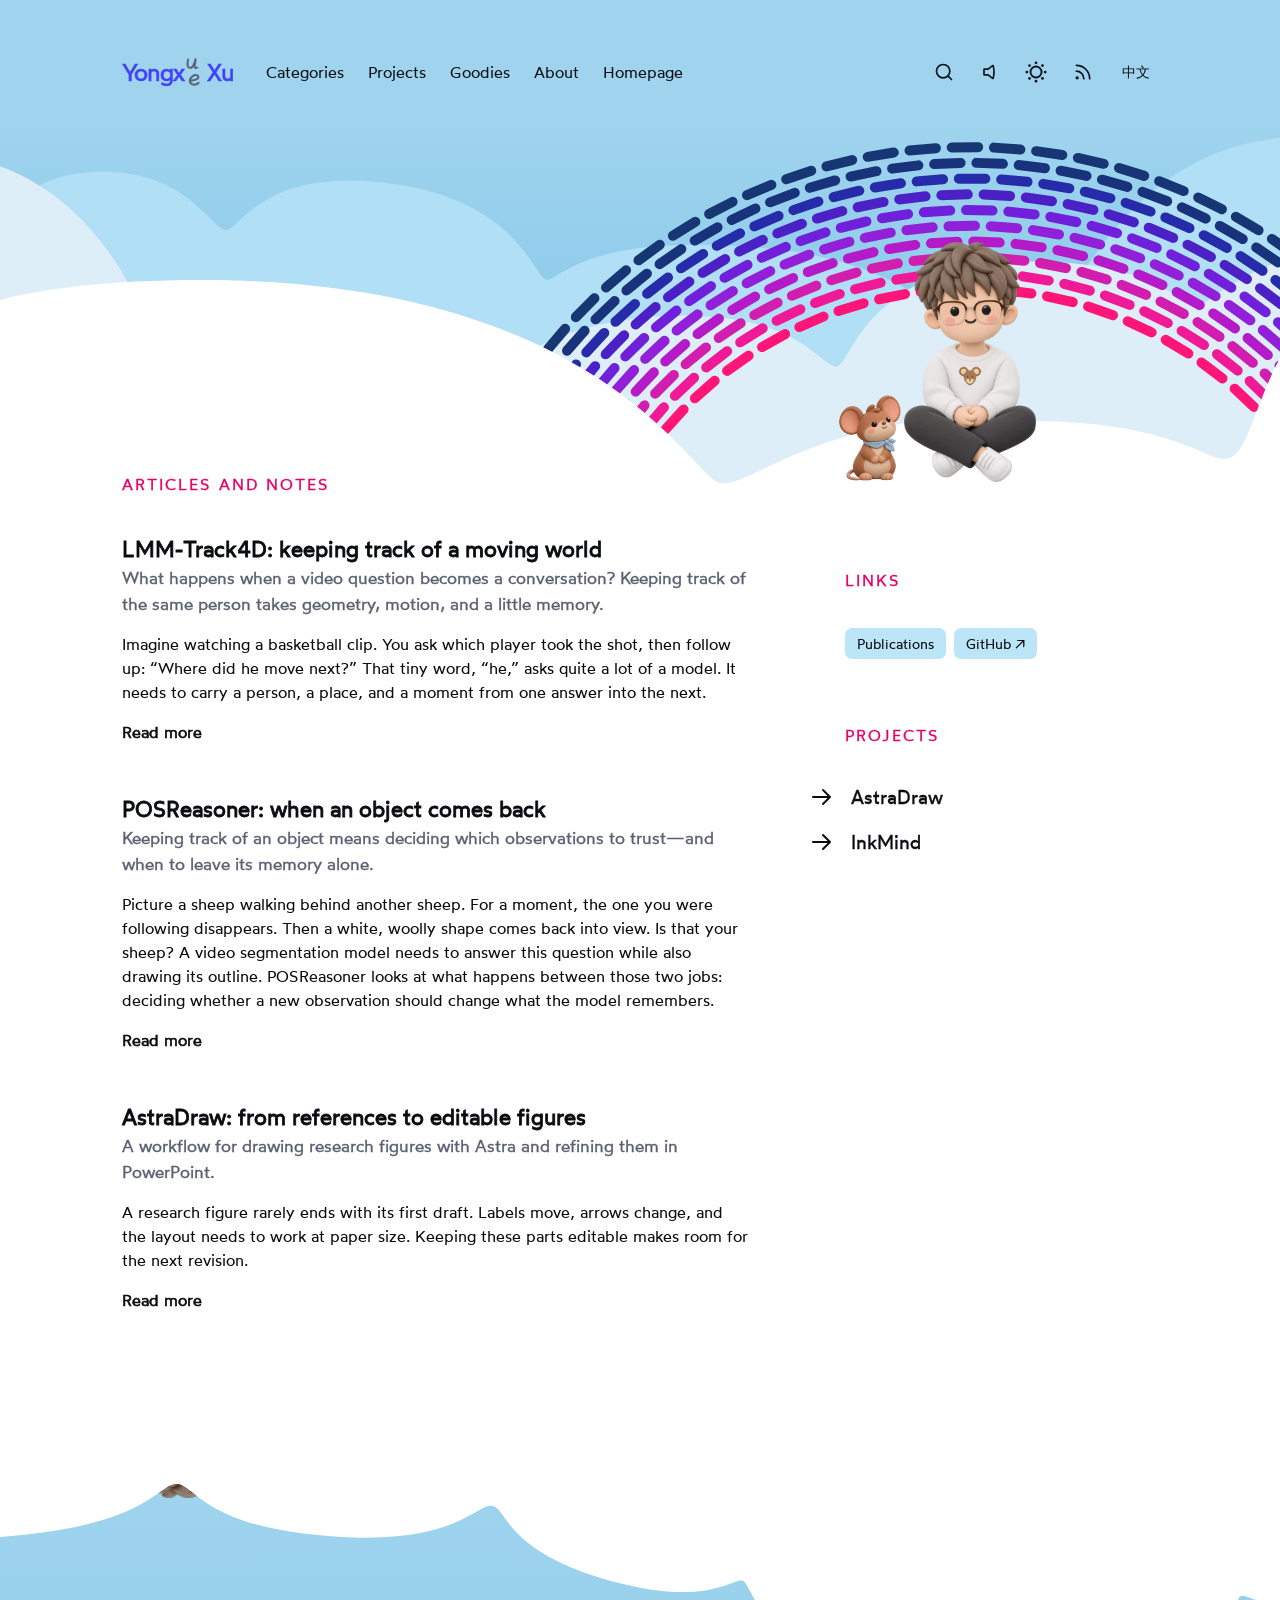
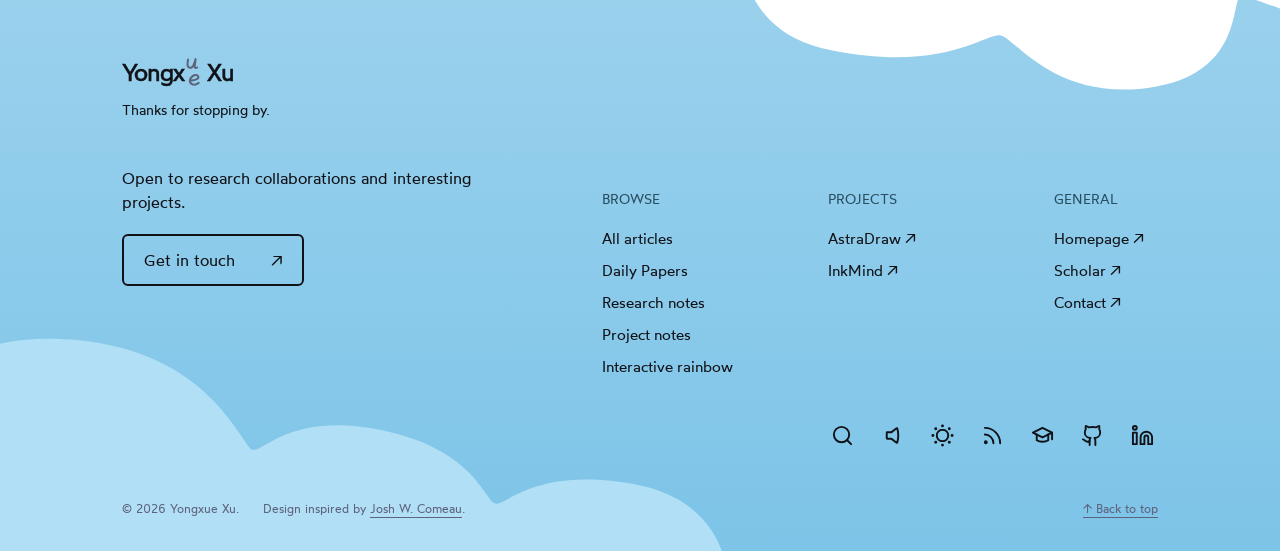
<file: blog/index.html>
<!doctype html>
<html lang="en"><head><meta charset="utf-8"><meta name="viewport" content="width=device-width,initial-scale=1"><title>Yongxue Xu - Playground</title><meta name="description" content="Notes on research, making things, and following curiosity."><meta name="robots" content="noindex, follow"><meta name="theme-color" content="#ffffff"><script>(() => {
 let theme;
 try { theme = localStorage.getItem('academic-theme'); } catch {}
 if (theme !== 'light' && theme !== 'dark') theme = matchMedia('(prefers-color-scheme: dark)').matches ? 'dark' : 'light';
 document.documentElement.dataset.theme = theme;
 document.querySelector('meta[name="theme-color"]').content = theme === 'dark' ? '#1c1d20' : '#ffffff';
})();</script><script>if(performance.getEntriesByType('navigation')[0]?.type==='back_forward')document.documentElement.classList.add('article-arrival-restored');addEventListener('pagehide',()=>document.documentElement.classList.add('article-arrival-restored'));addEventListener('pageshow',event=>{if(event.persisted)document.documentElement.classList.add('article-arrival-restored')});</script><link rel="canonical" href="https://jerrysnow.me/blog/"><link rel="icon" href="data:,"><link rel="preload" href="/blog/fonts/wotfard-regular.woff2?v=c2abbd412fc5" as="font" type="font/woff2" crossorigin><link rel="stylesheet" href="/blog/blog.css?v=308c41fb3545"><link rel="stylesheet" href="/blog/icons.css?v=ea12366de164"><link rel="stylesheet" href="/blog/interactions.css?v=48648428bba0"><link rel="stylesheet" href="/blog/panel-motion.css?v=f6e79ca14c30"><link rel="stylesheet" href="/blog/navigation.css?v=359ce3f112be"><link rel="stylesheet" href="/blog/character.css?v=40e88186ac13"><link rel="stylesheet" href="/blog/character-details.css?v=2bdf0156736a"><script src="/blog/character-interaction.js?v=70761351ed7e" defer></script><link rel="stylesheet" href="/blog/footer.css?v=79daea4914ca"><link rel="stylesheet" href="/blog/identity.css?v=dd38e2857742"><link rel="stylesheet" href="/blog/article-components.css?v=2730246751bc"><link rel="stylesheet" href="/blog/research-scenes.css?v=dac17c675ec6"><link rel="stylesheet" href="/blog/track-scene.css?v=040179503195"><link rel="stylesheet" href="/blog/pos-scene.css?v=2b1e1f0c13e9"><link rel="stylesheet" href="/blog/reactions.css?v=8421b27d8550"><link rel="stylesheet" href="/blog/link-motion.css?v=eb699a6ab013"><link rel="stylesheet" href="/blog/article-meta.css?v=aee2e70439c1"><link rel="stylesheet" href="/blog/search-refine.css?v=677871f05381"><link rel="stylesheet" href="/blog/type-refine.css?v=e9ba472c1e7d"><link rel="stylesheet" href="/language-control.css?v=ee913818d95e"><script src="/language-control.js?v=cddb643d28ec" defer></script><script src="/blog/blog.js?v=fcf245952e29" defer></script><script src="/blog/reading.js?v=8371930f481e" defer></script><script src="/blog/research-scenes.js?v=ff529b68837d" defer></script><script src="/blog/track-scene.js?v=9be17534e829" defer></script><script src="/blog/pos-scene.js?v=4f4f8de9f750" defer></script><script src="/assets/vendor/howler.min.js?v=736c339444c8" defer></script><script src="/blog/tools.js?v=33eb9dd1e89d" defer></script><script src="/blog/icons.js?v=f47e2e5ebd80" defer></script><script src="/blog/interactions.js?v=b935df4c4863" defer></script><script src="/blog/panel-motion.js?v=184a9fdb4c69" defer></script><script src="/blog/navigation.js?v=bb3f966a4db1" defer></script><script src="/blog/reactions.js?v=2c4263b880e9" defer></script><script src="/blog/link-motion.js?v=6c645b166e83" defer></script><script src="/blog/article-meta.js?v=1c717c5bc2c6" defer></script><script src="/blog/page-hits.js?v=10e1ca2c6a20" defer></script><link rel="alternate" type="application/rss+xml" title="Yongxue Xu — Blog" href="/blog/feed.xml"></head><body id="top" class="blog-home"><a class="skip-link" href="#content">Skip to content</a><header class="site-header"><div class="blog-header"><a class="identity" href="/blog/" aria-label="Yongxue Xu — Blog"><span>Yongx</span><span class="name-monogram"><span class="name-monogram-text">ue</span><svg class="name-letter-u" width="16" height="14" viewBox="0 0 16 14" fill="none" aria-hidden="true" focusable="false"><path d="M3.1 2.5C2.7 4.6 2.1 7.4 2.8 9.2C3.4 10.9 5.5 11.4 7.1 10.1C9.1 8.5 9.8 4.9 10.6 2.1L9.7 9.4C9.6 10.8 10.6 11.5 12.3 10.5"/></svg><svg class="name-letter-e" width="16" height="14" viewBox="0 0 16 14" fill="none" aria-hidden="true" focusable="false"><path d="M3.2 7.4C6.4 7.6 11.8 6.2 11.4 3.8C11 1.5 7.7 1.5 5.6 3.1C2.2 5.7 1.9 9.6 4.9 11.1C7 12.2 9.5 11.6 11.7 9.9"/></svg></span><span>Xu</span></a><nav class="blog-nav" aria-label="Blog navigation"><div class="nav-disclosure"><button class="nav-trigger" type="button" data-nav-key="categories" aria-expanded="false" aria-controls="desktop-nav-panel-categories"><span data-en="Categories" data-zh="分类">Categories</span></button><div class="nav-panel" id="desktop-nav-panel-categories" hidden><a href="/blog/"><span data-en="All articles" data-zh="全部文章">All articles</span></a><a href="/daily/"><span data-en="Daily Papers" data-zh="每日论文">Daily Papers</span></a><a href="/blog/#research"><span data-en="Research notes" data-zh="研究笔记">Research notes</span></a><a href="/blog/#project-notes"><span data-en="Project notes" data-zh="项目笔记">Project notes</span></a></div></div><div class="nav-disclosure"><button class="nav-trigger" type="button" data-nav-key="projects" aria-expanded="false" aria-controls="desktop-nav-panel-projects"><span data-en="Projects" data-zh="项目">Projects</span></button><div class="nav-panel" id="desktop-nav-panel-projects" hidden><a href="https://github.com/IamJerryXu/AstraDraw" target="_blank" rel="noopener noreferrer">AstraDraw ↗</a><a href="https://inkmind-ai.com/" target="_blank" rel="noopener noreferrer">InkMind ↗</a></div></div><div class="nav-disclosure"><button class="nav-trigger" type="button" data-nav-key="goodies" aria-expanded="false" aria-controls="desktop-nav-panel-goodies"><span data-en="Goodies" data-zh="小玩意">Goodies</span></button><div class="nav-panel" id="desktop-nav-panel-goodies" hidden><a href="/blog/#rainbow" data-open-rainbow><span data-en="Interactive rainbow" data-zh="互动彩虹">Interactive rainbow</span></a><a href="/blog/feed.xml"><span data-en="RSS feed" data-zh="RSS 订阅">RSS feed</span></a></div></div><div class="nav-disclosure"><button class="nav-trigger" type="button" data-nav-key="about" aria-expanded="false" aria-controls="desktop-nav-panel-about"><span data-en="About" data-zh="关于">About</span></button><div class="nav-panel" id="desktop-nav-panel-about" hidden><p><span data-en="I’m Yongxue, an undergraduate at Sun Yat-sen University working on video generation and world models." data-zh="我是永雪，中山大学本科生，研究视频生成与世界模型。">I’m Yongxue, an undergraduate at Sun Yat-sen University working on video generation and world models.</span></p><a href="mailto:jiangjiangcheng753@gmail.com"><span data-en="Say hello" data-zh="联系我">Say hello</span> ↗</a></div></div><a class="nav-homepage" href="/"><span data-en="Homepage" data-zh="学术主页">Homepage</span></a></nav><div class="header-actions"><button class="icon-button" id="search-toggle" type="button" aria-label="Search" title="Search (⌘ K)" aria-haspopup="dialog" aria-controls="site-search" aria-expanded="false"><svg viewBox="0 0 24 24" fill="none" stroke="currentColor" stroke-width="1.7" stroke-linecap="round" stroke-linejoin="round" aria-hidden="true"><circle cx="10.5" cy="10.5" r="6.5"/><path d="m16 16 5 5"/></svg></button><button class="icon-button" id="sound-toggle" type="button" aria-label="Enable sounds" title="Enable sounds" aria-pressed="false"><svg viewBox="0 0 24 24" fill="none" stroke="currentColor" stroke-width="1.7" stroke-linecap="round" stroke-linejoin="round" aria-hidden="true"><path d="M11 4 6 8H3v8h3l5 4Z"/><path class="sound-waves" d="M15 8c2 2 2 6 0 8m3-11c4 4 4 10 0 14"/><path class="sound-off" d="m16 9 5 6m0-6-5 6"/></svg></button><button id="theme-toggle" type="button" aria-label="Switch to dark mode" title="Switch to dark mode"><svg class="theme-icon theme-icon--moon" viewBox="0 0 24 24" fill="none" stroke="currentColor" stroke-width="1.7" stroke-linecap="round" stroke-linejoin="round" aria-hidden="true"><path d="M20.9 13a9 9 0 0 1-9.9-9.9A9 9 0 1 0 20.9 13Z"/></svg><svg class="theme-icon theme-icon--sun" viewBox="0 0 24 24" fill="none" stroke="currentColor" stroke-width="1.7" stroke-linecap="round" aria-hidden="true"><circle cx="12" cy="12" r="4"/><path d="M12 2v2m0 16v2M2 12h2m16 0h2M4.93 4.93l1.42 1.42m11.3 11.3 1.42 1.42M4.93 19.07l1.42-1.42m11.3-11.3 1.42-1.42"/></svg></button><a class="icon-button social-tool" href="/blog/feed.xml" aria-label="RSS" title="RSS"><svg viewBox="0 0 24 24" fill="none" stroke="currentColor" stroke-width="1.7" stroke-linecap="round" stroke-linejoin="round" aria-hidden="true"><path d="M4 4a16 16 0 0 1 16 16M4 10a10 10 0 0 1 10 10"/><circle cx="5" cy="19" r="1" fill="currentColor"/></svg></a><button id="language" type="button" aria-label="切换到中文">中文</button><button class="menu-toggle" type="button" aria-label="Menu" aria-expanded="false" aria-controls="mobile-menu"><svg viewBox="0 0 24 24" fill="none" stroke="currentColor" stroke-width="2" aria-hidden="true"><path d="M4 7h16M4 12h16M4 17h16"/></svg></button></div></div><nav id="mobile-menu" hidden aria-label="Mobile navigation"><div class="nav-disclosure"><button class="nav-trigger" type="button" data-nav-key="categories" aria-expanded="false" aria-controls="mobile-nav-panel-categories"><span data-en="Categories" data-zh="分类">Categories</span></button><div class="nav-panel" id="mobile-nav-panel-categories" hidden><a href="/blog/"><span data-en="All articles" data-zh="全部文章">All articles</span></a><a href="/daily/"><span data-en="Daily Papers" data-zh="每日论文">Daily Papers</span></a><a href="/blog/#research"><span data-en="Research notes" data-zh="研究笔记">Research notes</span></a><a href="/blog/#project-notes"><span data-en="Project notes" data-zh="项目笔记">Project notes</span></a></div></div><div class="nav-disclosure"><button class="nav-trigger" type="button" data-nav-key="projects" aria-expanded="false" aria-controls="mobile-nav-panel-projects"><span data-en="Projects" data-zh="项目">Projects</span></button><div class="nav-panel" id="mobile-nav-panel-projects" hidden><a href="https://github.com/IamJerryXu/AstraDraw" target="_blank" rel="noopener noreferrer">AstraDraw ↗</a><a href="https://inkmind-ai.com/" target="_blank" rel="noopener noreferrer">InkMind ↗</a></div></div><div class="nav-disclosure"><button class="nav-trigger" type="button" data-nav-key="goodies" aria-expanded="false" aria-controls="mobile-nav-panel-goodies"><span data-en="Goodies" data-zh="小玩意">Goodies</span></button><div class="nav-panel" id="mobile-nav-panel-goodies" hidden><a href="/blog/#rainbow" data-open-rainbow><span data-en="Interactive rainbow" data-zh="互动彩虹">Interactive rainbow</span></a><a href="/blog/feed.xml"><span data-en="RSS feed" data-zh="RSS 订阅">RSS feed</span></a></div></div><div class="nav-disclosure"><button class="nav-trigger" type="button" data-nav-key="about" aria-expanded="false" aria-controls="mobile-nav-panel-about"><span data-en="About" data-zh="关于">About</span></button><div class="nav-panel" id="mobile-nav-panel-about" hidden><p><span data-en="I’m Yongxue, an undergraduate at Sun Yat-sen University working on video generation and world models." data-zh="我是永雪，中山大学本科生，研究视频生成与世界模型。">I’m Yongxue, an undergraduate at Sun Yat-sen University working on video generation and world models.</span></p><a href="mailto:jiangjiangcheng753@gmail.com"><span data-en="Say hello" data-zh="联系我">Say hello</span> ↗</a></div></div><a class="nav-homepage" href="/"><span data-en="Homepage" data-zh="学术主页">Homepage</span></a><div class="mobile-social-links"><a class="icon-button social-tool" href="/blog/feed.xml" aria-label="RSS" title="RSS"><svg viewBox="0 0 24 24" fill="none" stroke="currentColor" stroke-width="1.7" stroke-linecap="round" stroke-linejoin="round" aria-hidden="true"><path d="M4 4a16 16 0 0 1 16 16M4 10a10 10 0 0 1 10 10"/><circle cx="5" cy="19" r="1" fill="currentColor"/></svg></a><a class="icon-button social-tool" href="https://scholar.google.com/citations?user=8PtwUrkAAAAJ&amp;hl=en" aria-label="Google Scholar" title="Google Scholar"><svg viewBox="0 0 24 24" fill="none" stroke="currentColor" stroke-width="1.7" stroke-linecap="round" stroke-linejoin="round" aria-hidden="true"><path d="m2 9 10-5 10 5-10 5-10-5Z"/><path d="M6 11v6c4 3 8 3 12 0v-6M22 9v8"/></svg></a><a class="icon-button social-tool" href="https://github.com/IamJerryXu" aria-label="GitHub" title="GitHub"><svg viewBox="0 0 24 24" fill="none" stroke="currentColor" stroke-width="1.7" stroke-linecap="round" stroke-linejoin="round" aria-hidden="true"><path d="M9 21v-4c-4 1-4-2-6-2m15 6v-4c0-1-.3-1.6-.8-2 3-.3 5-1.5 5-5a4 4 0 0 0-1.2-3c.2-1 .2-2-.3-3-2-.3-3.2 1-3.2 1a12 12 0 0 0-7 0s-1.2-1.3-3.2-1C5.8 5 5.8 6 6 7a4 4 0 0 0-1.2 3c0 3.5 2 4.7 5 5-.5.4-.8 1-.8 2"/></svg></a><a class="icon-button social-tool" href="https://www.linkedin.com/in/%E6%B0%B8%E9%9B%AA-%E5%BE%90-6340a4415/" aria-label="LinkedIn" title="LinkedIn"><svg viewBox="0 0 24 24" fill="none" stroke="currentColor" stroke-width="1.7" stroke-linecap="round" stroke-linejoin="round" aria-hidden="true"><rect x="3" y="3" width="18" height="18" rx="2"/><path d="M7 10v7M7 7v.2M11 17v-7m0 3c0-4 6-4 6 0v4"/></svg></a></div></nav></header><dialog id="site-search" aria-labelledby="search-heading"><div class="search-heading"><h2 id="search-heading"><span data-en="Search" data-zh="搜索">Search</span></h2><button id="search-close" type="button" aria-label="Close search">×</button></div><label class="visually-hidden" for="site-search-input"><span data-en="Search this Blog" data-zh="搜索本博客">Search this Blog</span></label><div class="search-input-row"><span class="search-input-icon"><svg viewBox="0 0 24 24" fill="none" stroke="currentColor" stroke-width="1.7" stroke-linecap="round" stroke-linejoin="round" aria-hidden="true"><circle cx="10.5" cy="10.5" r="6.5"/><path d="m16 16 5 5"/></svg></span><input id="site-search-input" type="search" maxlength="150" autocomplete="off" placeholder="Search articles…" data-placeholder-en="Search articles…" data-placeholder-zh="搜索文章…"><button id="search-clear" type="button" aria-label="Clear search" hidden><svg viewBox="0 0 24 24" fill="none" stroke="currentColor" stroke-width="2" stroke-linecap="round" stroke-linejoin="round" aria-hidden="true"><path d="M19 6V20C19 21 18 22 17 22H7C6 22 5 21 5 20V6Z"/><path d="M10 11V17M14 11V17"/><g class="search-trash-lid"><path d="M3 6H21M8 6V4C8 3 9 2 10 2H14C15 2 16 3 16 4V6"/></g></svg></button></div><div id="search-results" aria-live="polite"></div><p id="search-empty" hidden><span data-en="No results. Try another keyword." data-zh="没有找到结果，试试其他关键词。">No results. Try another keyword.</span></p><p class="search-hint"><span data-en="Articles in this Blog" data-zh="搜索本博客文章">Articles in this Blog</span><kbd>Esc</kbd></p><div class="search-cloud"><svg viewBox="0 0 4113 146" fill="none" xmlns="http://www.w3.org/2000/svg" preserveAspectRatio="none" aria-hidden="true"><path d="M1825 113C1837.5 112 1874.5 145 2058.5 145.5C2242.5 146 2273 119.5 2288.5 119C2304 118.5 2312 140 2519.5 129.5C2727 119 2739.5 81.5 2748.5 82.5C2757.5 83.5 2821.5 105 2980.5 105C3139.5 105 3198 65 3211.5 61C3225 57 3230 91 3447.5 83.5C3665 76 3663 27.5 3675 29.5C3687 31.5 3710 76 3904 76C4098 76 4088 22 4098 19C4102.46 17.6626 4104.43 23.0822 4112.91 29.5V0.5H0.416992V28C24.7581 17.693 38.7983 8.78176 45.5013 9.5C59.5002 11 60.0014 72 226.501 72.5C393.001 73 432.003 19.5 440.502 18C449 16.5 474.502 77.5 669.002 85C863.502 92.5 889.003 56 902.502 56C916 56 937.002 92 1132.5 102.5C1328 113 1353 85 1363.5 85C1374 85 1391 124.5 1596 131.5C1801 138.5 1812.5 114 1825 113Z" fill="var(--bg)"/></svg>
</div></dialog><section class="scene" aria-label="Interactive rainbow"><h1 class="visually-hidden">Blog</h1><div class="rainbow-art"><canvas id="rainbow-scene" aria-hidden="true"></canvas></div><div class="home-cloud-window home-cloud-window--back"><svg width="5120" height="456" fill="none" viewBox="0 0 5120 456" preserveAspectRatio="none" xmlns="http://www.w3.org/2000/svg" class="source-home-cloud" aria-hidden="true"><path fill="var(--cloud-far)" d="M2467 198C2478.93 198 2508.5 148.5 2692.3 167C2855.77 183.454 2890 275.92 2940.45 271C2978.5 267.29 3025.5 66.1073 3208.04 55.5002C3364.5 46.408 3407.37 123 3419.5 123.5C3431.63 124 3448.89 83.0002 3564.32 83.0002C3728 83.0002 3767.67 198.501 3779.08 198C3790.5 197.5 3808 45.0002 4044.68 45.0002C4238.5 45.0002 4245.32 120.5 4256.5 116.5C4267.69 112.5 4277 13.5002 4417.9 13.5002C4567 13.5002 4590.74 115.5 4608.5 116.5C4626.26 117.5 4640.5 13.5007 4795 13.5004C4946 13.5002 4954.43 76.5003 4970.51 76.5003C4986.6 76.5003 4983 8.5 5077 8.5C5147.13 8.5 5148.62 62.7657 5148.14 74.3437C5148.08 75.8075 5148 77.2344 5148 78.6994V360V361.5C5148 383.592 5130.09 401.5 5108 401.5H9C-13.0914 401.5 -31 383.592 -31 361.5V133.5V76.0021V76.0002C-31 75.9604 -30.9925 -7.80104e-05 24 0C103.747 0.000113126 132.617 67.9717 143.069 117.186C148.413 142.347 172.927 161.481 197.99 155.7L478.5 91C598.5 64.5 646 110.5 659 110.5C672 110.5 714 31 856 33.5C998 36 996.5 76 1008.5 73.5C1020.5 71 1014.28 28.0329 1174.5 31C1309.5 33.5 1298.5 110.5 1327.5 110.5C1366.31 110.5 1378.25 109.457 1388 110.5C1406.69 112.5 1429.5 27 1615 27C1743.74 27 1771.09 161.183 1855.16 167C1930.28 172.198 1914.5 85 2032.05 90.0002C2108.93 93.2702 2132.33 148 2146.16 148C2160 148 2184 81.6655 2318.08 102.5C2440.5 121.524 2455.07 198 2467 198Z"></path><path fill="var(--cloud)" d="M2617 234C2496.99 229.765 2429.72 276.108 2400.53 303.732C2388.43 315.177 2372.83 323.5 2356.18 323.5H2135.62C2111.05 323.5 2089.95 305.704 2082.79 282.198C2061.56 212.504 2001.53 78.3592 1852.75 71.0003C1691 63 1645 185 1622 186.5C1599 188 1587 88.5 1368.5 88.5C1211 88.5 1180 157.5 1158.4 161.5C1136.8 165.501 1074.33 111 931 129.5C787.671 148 789.676 214.5 770 214C750.324 213.5 736.5 129.5 535.029 142.5C416.863 150.125 382.163 211.07 373.669 260.166C368.141 292.123 343.421 323.5 310.99 323.5H280.024C249.079 323.5 225.052 295.503 224.331 264.567C222.732 195.98 200.305 92 79 92C17.4738 92 3.47982 128.37 0.653094 139.38C0.122368 141.447 0 143.571 0 145.705V398C0 412.36 11.6404 424 25.9998 424H5100C5127.61 424 5150 401.615 5150 374V365V181.851C5150 149.381 5119.54 125.514 5087.89 132.773C5054.67 140.392 5019.02 148.008 5011.31 147.5C4996.11 146.501 4966.41 99.9071 4859.43 95.5003C4731 90.2096 4684 213.5 4663 213.5H4531.84C4513.48 213.5 4496.63 203.435 4485.66 188.715C4451.8 143.286 4365.08 52.9127 4220.67 71.0003C4061 91.0002 4023.5 150.5 4006.5 150.5C3989.5 150.5 3925.6 96.5092 3797.5 100.5C3637 105.5 3599 235.5 3589 231.5C3563.12 221.148 3430.32 192.596 3405.38 180.145C3382.96 168.954 3354.61 161.5 3318.87 161.5C3175.43 161.5 3129.73 224 3116.87 224C3104 224 3073.62 179.5 2953.5 179.5C2782 179.5 2771.92 286 2756 284.5C2740.08 283 2721.1 237.674 2617 234Z"></path></svg></div><div class="home-cloud-window home-cloud-window--front"><svg xmlns="http://www.w3.org/2000/svg" width="5120" height="456" fill="none" viewBox="0 0 5120 456" preserveAspectRatio="none" class="source-home-cloud" aria-hidden="true"><path fill="var(--bg)" d="M2641.4 401.5C2613.31 399.999 2525.75 198 2121.01 198C1862 198 1840 264.5 1806.88 259.5C1773.77 254.499 1723.34 129.991 1562.17 136C1401 142.009 1366.58 313.5 1339 321C1311.42 328.5 1279 226.5 1034.79 234.5C802.99 242.093 724.297 318.5 697 313C669.703 307.5 681 75.9996 430.496 32.4996C214.304 -5.042 99.7464 183.937 60.6394 266.475C51.4353 285.9 27.9703 295.392 8.5729 286.129C-15.3473 274.705 -43 292.144 -43 318.652V429.5C-43 443.859 -31.3592 455.5 -16.9999 455.5H5103C5127.3 455.5 5147 435.8 5147 411.5V232.89C5147 226.643 5146.46 220.404 5144.55 214.457C5136.92 190.729 5108.7 128.5 5022.5 128.5C4881 128.5 4935 253.704 4838.83 249C4808.16 247.499 4757.27 55.5004 4535 59C4312.73 62.4996 4283.98 270.5 4250.5 268.5C4217.02 266.5 4197 199 4037.27 189.5C3834.76 177.455 3790.86 285 3753.5 279C3716.14 273 3652.96 98.8238 3377.5 153.5C3156.46 197.374 3191.5 387.48 3139.82 376.5C3118.64 371.999 3078.5 339 2948.03 339C2894.2 339 2890.37 330.676 2837.19 339C2708.5 359.141 2669.5 403 2641.4 401.5Z"></path></svg></div><button class="scene-portrait character-interactive" type="button" style="--character-image:url('/assets/character-hazelnut-day-v1.webp?v=f6584b462345')"><span class="visually-hidden"><span data-en="Say hi to Jerry and give the mouse some cheese" data-zh="向 Jerry 打招呼，给小鼠一块奶酪">Say hi to Jerry and give the mouse some cheese</span></span><span class="character-layer character-layer--day"><img class="character-base" src="/assets/character-hazelnut-day-v1.webp?v=f6584b462345" alt="" width="397" height="720" decoding="async" draggable="false"><img class="character-expression" src="/assets/blog-character-white-glasses-happy-v2.webp?v=6861f7c022a5" alt="" width="397" height="720" decoding="async" draggable="false"><img class="character-greeting" src="/assets/character-hazelnut-wave-day-v1.webp?v=cb7b4e0dad90" alt="" width="397" height="720" decoding="async" draggable="false"></span><span class="character-layer character-layer--night"><img class="character-base" src="/assets/character-hazelnut-night-v1.webp?v=2088edacc559" alt="" width="397" height="720" decoding="async" draggable="false"><img class="character-expression" src="/assets/blog-character-white-glasses-night-happy-v2.webp?v=daa34a20d571" alt="" width="397" height="720" decoding="async" draggable="false"><img class="character-greeting" src="/assets/character-hazelnut-wave-night-v1.webp?v=2ba9b2f49951" alt="" width="397" height="720" decoding="async" draggable="false"></span><span class="character-stitch" aria-hidden="true"><svg class="character-stitch-art" viewBox="0 0 397 720" fill="none" preserveAspectRatio="xMidYMid meet" aria-hidden="true" focusable="false"><svg x="163" y="371" width="71" height="64" viewBox="0 0 64 58" fill="none">
<g stroke-linecap="round" stroke-linejoin="round">
<circle class="stitch-brown" cx="15" cy="16" r="12"/><circle class="stitch-brown" cx="49" cy="16" r="12"/>
<circle class="stitch-cream" cx="15" cy="16" r="7.5"/><circle class="stitch-cream" cx="49" cy="16" r="7.5"/>
<path class="stitch-brown" d="M16 30C16 20 22 14 32 14C42 14 48 20 48 30C48 41 41 50 32 53C23 50 16 41 16 30Z"/>
<path class="stitch-thread" d="M18.5 30C18.5 21.5 23.8 16.5 32 16.5C40.2 16.5 45.5 21.5 45.5 30C45.5 39.5 39.5 47 32 50.3C24.5 47 18.5 39.5 18.5 30Z"/>
<path class="stitch-cream" d="M22 38C24 34 28 35 32 38C36 35 40 34 42 38C44 44 37 49 32 49C27 49 20 44 22 38Z"/>
<path class="stitch-eye" d="M25 29V31M39 29V31"/>
<path class="stitch-nose" d="M29.5 38.5Q32 37 34.5 38.5Q34 42 32 42Q30 42 29.5 38.5Z"/>
</g></svg></svg></span><span class="character-hello" aria-hidden="true"><svg class="character-hello-cloud" viewBox="0 0 180 84" aria-hidden="true" focusable="false"><path d="M25 65C10 68 3 59 7 48C-2 37 5 22 20 22C22 7 40 2 53 11C65 0 86 2 94 11C107 2 128 7 133 18C150 14 163 27 159 40C162 48 169 53 179 52C174 65 161 64 150 59C141 72 123 73 111 66C97 79 77 78 65 69C50 78 34 75 25 65Z"/></svg><span class="character-hello-words"><span class="character-hello-hi">Hi,</span> I’m Jerry</span></span><span class="character-pet" aria-hidden="true"><span class="character-pet-frame character-pet-frame--rest"><img class="character-pet-art character-pet-art--day" src="/assets/mouse-companion-day.webp?v=f9f0299085df" width="470" height="640" alt="" draggable="false" decoding="async"><img class="character-pet-art character-pet-art--night" src="/assets/mouse-companion-night.webp?v=07bb78482b4f" width="470" height="640" alt="" draggable="false" decoding="async"></span><span class="character-pet-frame character-pet-frame--reach"><img class="character-pet-art character-pet-art--day" src="/assets/mouse-reach-day.webp?v=b84851614873" width="470" height="640" alt="" draggable="false" decoding="async"><img class="character-pet-art character-pet-art--night" src="/assets/mouse-reach-night.webp?v=90647d71d297" width="470" height="640" alt="" draggable="false" decoding="async"></span><span class="character-pet-frame character-pet-frame--lift"><img class="character-pet-art character-pet-art--day" src="/assets/mouse-lift-day.webp?v=9487c759bc76" width="470" height="640" alt="" draggable="false" decoding="async"><img class="character-pet-art character-pet-art--night" src="/assets/mouse-lift-night.webp?v=d668a58c2cda" width="470" height="640" alt="" draggable="false" decoding="async"></span><span class="character-pet-frame character-pet-frame--bite"><img class="character-pet-art character-pet-art--day" src="/assets/mouse-bite-day.webp?v=72d7b9c13938" width="470" height="640" alt="" draggable="false" decoding="async"><img class="character-pet-art character-pet-art--night" src="/assets/mouse-bite-night.webp?v=f47627fb4b5b" width="470" height="640" alt="" draggable="false" decoding="async"></span><span class="character-pet-frame character-pet-frame--chew"><img class="character-pet-art character-pet-art--day" src="/assets/mouse-chew-day.webp?v=3548aa931402" width="470" height="640" alt="" draggable="false" decoding="async"><img class="character-pet-art character-pet-art--night" src="/assets/mouse-chew-night.webp?v=f5d43f4fa8fb" width="470" height="640" alt="" draggable="false" decoding="async"></span><span class="character-discovery"><svg viewBox="0 0 24 40" fill="none"><path d="M12 5L12 24" stroke="currentColor" stroke-width="8" stroke-linecap="round"/><circle cx="12" cy="35" r="4" fill="currentColor"/></svg></span></span></button><div class="rainbow-tools"><button class="rainbow-settings" type="button" aria-label="Rainbow settings" aria-expanded="false" aria-controls="rainbow-controls"><svg viewBox="0 0 24 24" fill="none" stroke="currentColor" stroke-width="1.7" aria-hidden="true"><path d="m9 3-.6 2.4-2 .9L4 5.6 2 9l1.8 1.7v2.6L2 15l2 3.4 2.4-.7 2 .9L9 21h4l.6-2.4 2-.9 2.4.7 2-3.4-1.8-1.7v-2.6L20 9l-2-3.4-2.4.7-2-.9L13 3Z"/><circle cx="11" cy="12" r="3"/></svg></button></div></section><section id="rainbow-controls" class="rainbow-console" role="dialog" aria-modal="false" aria-labelledby="rainbow-heading" hidden>
<div class="console-heading"><h2 id="rainbow-heading"><span data-en="Rainbow Configurator" data-zh="彩虹控制台">Rainbow Configurator</span></h2><button id="rainbow-close" type="button" aria-label="Close rainbow configurator"><svg viewBox="0 0 24 24" aria-hidden="true"><path d="m5 5 14 14M19 5 5 19"/></svg></button></div>
<div class="console-grid"><div class="console-field console-density"><label for="rainbow-density"><span data-en="DENSITY" data-zh="密度">DENSITY</span></label><div class="console-rail"><input id="rainbow-density" type="range" min="0" max="100" step="1" value="55"></div></div>
<div class="console-field console-rows"><label for="rainbow-rows"><span data-en="NUM OF ROWS" data-zh="色带数量">NUM OF ROWS</span></label><div class="console-rail console-rail--rows"><input id="rainbow-rows" type="range" min="3" max="10" step="1" value="10"></div></div>
<fieldset class="console-field console-operation"><legend><span data-en="OPERATION" data-zh="模式">OPERATION</span></legend><div class="console-toggle"><label><input type="radio" name="rainbow-shape" value="line" checked><span>modern</span></label><label><input type="radio" name="rainbow-shape" value="circle"><span>classic</span></label></div></fieldset>
<fieldset class="console-field console-edges"><legend><span data-en="EDGES" data-zh="端点">EDGES</span></legend><div class="console-toggle"><label><input type="radio" name="rainbow-linecap" value="round" checked><span>round</span></label><label><input type="radio" name="rainbow-linecap" value="square"><span>square</span></label></div></fieldset>
<div class="console-field console-segment"><span id="segment-label"><span data-en="SEGMENT VALUES" data-zh="线段参数">SEGMENT VALUES</span></span><div id="rainbow-segment-pad" aria-labelledby="segment-label"><span class="pad-crosshair pad-crosshair--x" aria-hidden="true"></span><span class="pad-crosshair pad-crosshair--y" aria-hidden="true"></span><button id="rainbow-segment-handle" type="button" aria-label="Segment length and width. Use arrow keys to adjust."></button></div></div></div>
<div class="console-bottom"><p><span data-en="Shape the rainbow with the controls above. &lt;strong&gt;Your changes are saved in this browser.&lt;/strong&gt;" data-zh="用上面的控件调整彩虹。&lt;strong&gt;设置只保存在当前浏览器。&lt;/strong&gt;">Shape the rainbow with the controls above. <strong>Your changes are saved in this browser.</strong></span></p><div class="console-actions"><div class="console-action"><span><span data-en="RANDOM" data-zh="随机">RANDOM</span></span><button id="rainbow-random" type="button"><span class="visually-hidden"><span data-en="Randomize rainbow" data-zh="随机调整彩虹">Randomize rainbow</span></span></button></div><div class="console-action"><span><span data-en="RESET" data-zh="重置">RESET</span></span><button id="rainbow-reset" type="button"><span class="visually-hidden"><span data-en="Reset rainbow" data-zh="重置彩虹">Reset rainbow</span></span></button></div></div></div></section><main class="blog-layout" id="content"><div class="writing"><h2 class="section-label"><span data-en="ARTICLES AND NOTES" data-zh="文章与手记">ARTICLES AND NOTES</span></h2><article class="post" id="research"><h3><a href="lmm-track4d/"><span data-en="LMM-Track4D: keeping track of a moving world" data-zh="LMM-Track4D：跟上一个不断变化的世界">LMM-Track4D: keeping track of a moving world</span></a></h3><p class="post-summary"><span data-en="What happens when a video question becomes a conversation? Keeping track of the same person takes geometry, motion, and a little memory." data-zh="当视频问答变成一段连续的对话，模型怎样才能一直跟住同一个人？这需要空间、运动，以及能够延续的状态。">What happens when a video question becomes a conversation? Keeping track of the same person takes geometry, motion, and a little memory.</span></p><p><span data-en="Imagine watching a basketball clip. You ask which player took the shot, then follow up: “Where did he move next?” That tiny word, “he,” asks quite a lot of a model. It needs to carry a person, a place, and a moment from one answer into the next." data-zh="想象你正在看一段篮球视频。你问谁刚才投了篮，又接着问：“他后来往哪儿走了？”一个很短的“他”，其实给模型出了道难题：上一轮说的是谁、当时在哪儿、后面发生了什么，都得接得上。">Imagine watching a basketball clip. You ask which player took the shot, then follow up: “Where did he move next?” That tiny word, “he,” asks quite a lot of a model. It needs to carry a person, a place, and a moment from one answer into the next.</span></p><a class="read-link" href="lmm-track4d/"><span data-en="Read more" data-zh="阅读全文">Read more</span><svg class="read-arrows" viewBox="0 0 36 12" aria-hidden="true"><path class="read-arrow-first" d="M.75 6h10.5M6 .75 11.25 6 6 11.25"/><path class="read-arrow-extra read-arrow-extra--1" d="M15 10L19.5 5.5L15 1"/><path class="read-arrow-extra read-arrow-extra--2" d="M23 10L27.5 5.5L23 1"/><path class="read-arrow-extra read-arrow-extra--3" d="M31 10L35.5 5.5L31 1"/></svg></a></article><article class="post" id="post-posreasoner"><h3><a href="posreasoner/"><span data-en="POSReasoner: when an object comes back" data-zh="POSReasoner：看不见，不等于该忘记">POSReasoner: when an object comes back</span></a></h3><p class="post-summary"><span data-en="Keeping track of an object means deciding which observations to trust—and when to leave its memory alone." data-zh="持续跟住一个目标，需要判断眼前的证据是否可信，也需要知道什么时候该保留原来的记忆。">Keeping track of an object means deciding which observations to trust—and when to leave its memory alone.</span></p><p><span data-en="Picture a sheep walking behind another sheep. For a moment, the one you were following disappears. Then a white, woolly shape comes back into view. Is that your sheep? A video segmentation model needs to answer this question while also drawing its outline. POSReasoner looks at what happens between those two jobs: deciding whether a new observation should change what the model remembers." data-zh="想象一只羊走到了另一只羊身后。你正跟着看的那只，短暂地消失了。等一团白色的身影重新出现，它还是刚才那只羊吗？视频分割模型既要画出轮廓，也要认清前后是不是同一个目标。POSReasoner 关注的，就是这两件事之间的一步：眼前的新观察，是否足以改写模型对它的记忆？">Picture a sheep walking behind another sheep. For a moment, the one you were following disappears. Then a white, woolly shape comes back into view. Is that your sheep? A video segmentation model needs to answer this question while also drawing its outline. POSReasoner looks at what happens between those two jobs: deciding whether a new observation should change what the model remembers.</span></p><a class="read-link" href="posreasoner/"><span data-en="Read more" data-zh="阅读全文">Read more</span><svg class="read-arrows" viewBox="0 0 36 12" aria-hidden="true"><path class="read-arrow-first" d="M.75 6h10.5M6 .75 11.25 6 6 11.25"/><path class="read-arrow-extra read-arrow-extra--1" d="M15 10L19.5 5.5L15 1"/><path class="read-arrow-extra read-arrow-extra--2" d="M23 10L27.5 5.5L23 1"/><path class="read-arrow-extra read-arrow-extra--3" d="M31 10L35.5 5.5L31 1"/></svg></a></article><article class="post" id="project-notes"><h3><a href="astradraw/"><span data-en="AstraDraw: from references to editable figures" data-zh="AstraDraw：从参考图到可编辑的科研图">AstraDraw: from references to editable figures</span></a></h3><p class="post-summary"><span data-en="A workflow for drawing research figures with Astra and refining them in PowerPoint." data-zh="用 Astra 画科研图，再在 PowerPoint 里继续修改。">A workflow for drawing research figures with Astra and refining them in PowerPoint.</span></p><p><span data-en="A research figure rarely ends with its first draft. Labels move, arrows change, and the layout needs to work at paper size. Keeping these parts editable makes room for the next revision." data-zh="科研图很少在第一稿就结束。标签要挪一点，箭头要调整，缩到论文大小后还得看清。保留文字、线条和布局的可编辑性，是为了给下一次修改留出空间。">A research figure rarely ends with its first draft. Labels move, arrows change, and the layout needs to work at paper size. Keeping these parts editable makes room for the next revision.</span></p><a class="read-link" href="astradraw/"><span data-en="Read more" data-zh="阅读全文">Read more</span><svg class="read-arrows" viewBox="0 0 36 12" aria-hidden="true"><path class="read-arrow-first" d="M.75 6h10.5M6 .75 11.25 6 6 11.25"/><path class="read-arrow-extra read-arrow-extra--1" d="M15 10L19.5 5.5L15 1"/><path class="read-arrow-extra read-arrow-extra--2" d="M23 10L27.5 5.5L23 1"/><path class="read-arrow-extra read-arrow-extra--3" d="M31 10L35.5 5.5L31 1"/></svg></a></article></div><aside class="blog-aside"><section><h2 class="section-label"><span data-en="LINKS" data-zh="链接">LINKS</span></h2><div class="topic-pills"><a href="/#publications"><span data-en="Publications" data-zh="论文">Publications</span></a><a href="https://github.com/IamJerryXu">GitHub ↗</a></div></section><section class="elsewhere"><h2 class="section-label"><span data-en="PROJECTS" data-zh="项目">PROJECTS</span></h2><a href="https://github.com/IamJerryXu/AstraDraw" target="_blank" rel="noopener noreferrer"><span aria-hidden="true">→</span><span>AstraDraw</span></a><a href="https://inkmind-ai.com/" target="_blank" rel="noopener noreferrer"><span aria-hidden="true">→</span><span>InkMind</span></a></section></aside></main><footer class="site-footer">
<div class="footer-peek" aria-hidden="true"><span class="character-layer character-layer--day"><img class="character-base" src="/assets/character-hazelnut-day-v1.webp?v=f6584b462345" alt="" width="397" height="720" decoding="async" draggable="false"><img class="character-expression" src="/assets/blog-character-white-glasses-happy-v2.webp?v=6861f7c022a5" alt="" width="397" height="720" decoding="async" draggable="false"></span><span class="character-layer character-layer--night"><img class="character-base" src="/assets/character-hazelnut-night-v1.webp?v=2088edacc559" alt="" width="397" height="720" decoding="async" draggable="false"><img class="character-expression" src="/assets/blog-character-white-glasses-night-happy-v2.webp?v=daa34a20d571" alt="" width="397" height="720" decoding="async" draggable="false"></span><span class="character-stitch" aria-hidden="true"><svg class="character-stitch-art" viewBox="0 0 397 720" fill="none" preserveAspectRatio="xMidYMid meet" aria-hidden="true" focusable="false"><svg x="163" y="371" width="71" height="64" viewBox="0 0 64 58" fill="none">
<g stroke-linecap="round" stroke-linejoin="round">
<circle class="stitch-brown" cx="15" cy="16" r="12"/><circle class="stitch-brown" cx="49" cy="16" r="12"/>
<circle class="stitch-cream" cx="15" cy="16" r="7.5"/><circle class="stitch-cream" cx="49" cy="16" r="7.5"/>
<path class="stitch-brown" d="M16 30C16 20 22 14 32 14C42 14 48 20 48 30C48 41 41 50 32 53C23 50 16 41 16 30Z"/>
<path class="stitch-thread" d="M18.5 30C18.5 21.5 23.8 16.5 32 16.5C40.2 16.5 45.5 21.5 45.5 30C45.5 39.5 39.5 47 32 50.3C24.5 47 18.5 39.5 18.5 30Z"/>
<path class="stitch-cream" d="M22 38C24 34 28 35 32 38C36 35 40 34 42 38C44 44 37 49 32 49C27 49 20 44 22 38Z"/>
<path class="stitch-eye" d="M25 29V31M39 29V31"/>
<path class="stitch-nose" d="M29.5 38.5Q32 37 34.5 38.5Q34 42 32 42Q30 42 29.5 38.5Z"/>
</g></svg></svg></span></div>
<div class="footer-cloud-window"><svg width="320rem" height="15.625rem" viewBox="0 0 5120 337" fill="none" preserveAspectRatio="none" xmlns="http://www.w3.org/2000/svg" class="footer-cloud" aria-hidden="true"><path d="M2262 93C2122.5 82.5987 2116 21.5 2096.5 21.5C2077 21.5 2070.5 77.5238 1920.5 93C1794.5 106 1786 62 1771.5 63.5C1757 65 1687 155.5 1580 142C1473 128.5 1446.5 90 1435 93C1423.5 96 1448.03 199.005 1340 214C1181.5 236 1155.5 142 1144 142C1132.5 142 1105.5 269 946.5 236C787.5 203 799 115 784 114.5C769 114 732.5 162 544 158C382 154.562 352.5 81 341 84.5C329.5 88 358 269 168 326C-22 383 -75.5 180 -75.5 180V0.5H5189.5L5193.5 46C5193.5 46 5200 94 5069.5 100.5C4939 107 4923.5 21.5 4906.5 21.5C4889.5 21.5 4870 35 4835 93.5C4800 152 4765.5 169.5 4643.5 173.5C4521.5 177.5 4436.5 69 4425.5 76.5C4414.5 84 4413.5 212 4235 222C4056.5 232 4045.5 92 4033.5 89C4021.5 86 3968.5 169.5 3823.5 172.5C3678.5 175.5 3573.5 104 3562.5 106.5C3551.5 109 3553.5 167.5 3396 201C3238.5 234.5 3171.5 168.5 3161 172.5C3150.5 176.5 3164 273 3076.5 294.5C2975.99 319.197 2935 228 2920 225.5C2905 223 2862 276.955 2749 245C2671.4 223.057 2672.5 149 2660.5 151.5C2648.5 154 2622.5 181.04 2548.5 158C2425 119.548 2427.5 53.5 2412 51C2396.5 48.5 2376 101.5 2262 93Z" fill="var(--bg)"></path></svg></div><svg viewBox="0 0 1557 213" width="1590" height="213" fill="none" xmlns="http://www.w3.org/2000/svg" preserveAspectRatio="none" class="footer-lower-cloud" aria-hidden="true"><path d="M1331 165.5C1320.5 162.5 1311 112 1221.5 92.4999C1132 72.9999 1104.5 114 1093.5 112C1082.5 110 1052 6.04351 903.5 1.00011C771 -3.49989 732.5 90 722.5 92.4999C712.5 94.9998 647.5 54.0001 535.5 73.9999C423.5 93.9997 421.5 165.5 411.5 165.5C401.5 165.5 359 58.5001 203.5 49.4999C48 40.4998 0.5 136 0.5 209.5C0.5 283 62.5 309.5 62.5 309.5H100.5L1556.5 304.5V232.5C1556.5 215.5 1542.5 159.009 1464 145.5C1368.81 129.118 1341.5 168.5 1331 165.5Z"></path></svg>
<div class="footer-inner">
<div class="footer-identity"><a class="identity" href="/blog/" aria-label="Yongxue Xu — Blog"><span>Yongx</span><span class="name-monogram"><span class="name-monogram-text">ue</span><svg class="name-letter-u" width="16" height="14" viewBox="0 0 16 14" fill="none" aria-hidden="true" focusable="false"><path d="M3.1 2.5C2.7 4.6 2.1 7.4 2.8 9.2C3.4 10.9 5.5 11.4 7.1 10.1C9.1 8.5 9.8 4.9 10.6 2.1L9.7 9.4C9.6 10.8 10.6 11.5 12.3 10.5"/></svg><svg class="name-letter-e" width="16" height="14" viewBox="0 0 16 14" fill="none" aria-hidden="true" focusable="false"><path d="M3.2 7.4C6.4 7.6 11.8 6.2 11.4 3.8C11 1.5 7.7 1.5 5.6 3.1C2.2 5.7 1.9 9.6 4.9 11.1C7 12.2 9.5 11.6 11.7 9.9"/></svg></span><span>Xu</span></a>
<p class="footer-greeting"><span data-en="Thanks for stopping by." data-zh="谢谢你来逛逛。">Thanks for stopping by.</span></p>
<div class="footer-follow"><p><span data-en="Open to research collaborations and interesting projects." data-zh="欢迎交流科研合作和有趣的项目。">Open to research collaborations and interesting projects.</span></p><a class="footer-subscribe" href="mailto:jiangjiangcheng753@gmail.com"><span data-en="Get in touch" data-zh="联系我">Get in touch</span> <span aria-hidden="true">↗</span></a></div></div>
<div class="footer-directory"><div class="footer-columns">
<section><h2><span data-en="Browse" data-zh="内容">Browse</span></h2><a href="/blog/"><span data-en="All articles" data-zh="全部文章">All articles</span></a><a href="/daily/"><span data-en="Daily Papers" data-zh="每日论文">Daily Papers</span></a><a href="/blog/#research"><span data-en="Research notes" data-zh="研究笔记">Research notes</span></a><a href="/blog/astradraw/"><span data-en="Project notes" data-zh="项目笔记">Project notes</span></a><a href="/blog/#rainbow" data-open-rainbow><span data-en="Interactive rainbow" data-zh="互动彩虹">Interactive rainbow</span></a></section>
<section><h2><span data-en="Projects" data-zh="项目">Projects</span></h2><a href="https://github.com/IamJerryXu/AstraDraw" target="_blank" rel="noopener noreferrer">AstraDraw ↗</a><a href="https://inkmind-ai.com/" target="_blank" rel="noopener noreferrer">InkMind ↗</a></section>
<section><h2><span data-en="General" data-zh="更多">General</span></h2><a href="/"><span data-en="Homepage" data-zh="学术主页">Homepage</span> ↗</a><a href="https://scholar.google.com/citations?user=8PtwUrkAAAAJ&amp;hl=en">Scholar ↗</a><a href="mailto:jiangjiangcheng753@gmail.com"><span data-en="Contact" data-zh="联系我">Contact</span> ↗</a></section>
</div><div class="footer-social-links"><button class="icon-button" type="button" data-toolbar-action="search" aria-label="Search"></button><button class="icon-button" type="button" data-toolbar-action="sound" aria-label="Enable sounds"></button><button class="icon-button" type="button" data-toolbar-action="theme" aria-label="Change theme"></button><a class="icon-button social-tool" href="/blog/feed.xml" aria-label="RSS" title="RSS"><svg viewBox="0 0 24 24" fill="none" stroke="currentColor" stroke-width="1.7" stroke-linecap="round" stroke-linejoin="round" aria-hidden="true"><path d="M4 4a16 16 0 0 1 16 16M4 10a10 10 0 0 1 10 10"/><circle cx="5" cy="19" r="1" fill="currentColor"/></svg></a><a class="icon-button social-tool" href="https://scholar.google.com/citations?user=8PtwUrkAAAAJ&amp;hl=en" aria-label="Google Scholar" title="Google Scholar"><svg viewBox="0 0 24 24" fill="none" stroke="currentColor" stroke-width="1.7" stroke-linecap="round" stroke-linejoin="round" aria-hidden="true"><path d="m2 9 10-5 10 5-10 5-10-5Z"/><path d="M6 11v6c4 3 8 3 12 0v-6M22 9v8"/></svg></a><a class="icon-button social-tool" href="https://github.com/IamJerryXu" aria-label="GitHub" title="GitHub"><svg viewBox="0 0 24 24" fill="none" stroke="currentColor" stroke-width="1.7" stroke-linecap="round" stroke-linejoin="round" aria-hidden="true"><path d="M9 21v-4c-4 1-4-2-6-2m15 6v-4c0-1-.3-1.6-.8-2 3-.3 5-1.5 5-5a4 4 0 0 0-1.2-3c.2-1 .2-2-.3-3-2-.3-3.2 1-3.2 1a12 12 0 0 0-7 0s-1.2-1.3-3.2-1C5.8 5 5.8 6 6 7a4 4 0 0 0-1.2 3c0 3.5 2 4.7 5 5-.5.4-.8 1-.8 2"/></svg></a><a class="icon-button social-tool" href="https://www.linkedin.com/in/%E6%B0%B8%E9%9B%AA-%E5%BE%90-6340a4415/" aria-label="LinkedIn" title="LinkedIn"><svg viewBox="0 0 24 24" fill="none" stroke="currentColor" stroke-width="1.7" stroke-linecap="round" stroke-linejoin="round" aria-hidden="true"><rect x="3" y="3" width="18" height="18" rx="2"/><path d="M7 10v7M7 7v.2M11 17v-7m0 3c0-4 6-4 6 0v4"/></svg></a></div></div></div>
<div class="footer-credit"><span>© 2026 Yongxue Xu.</span><span><span data-en="Design inspired by" data-zh="设计参考">Design inspired by</span> <a href="https://www.joshwcomeau.com/" target="_blank" rel="noopener noreferrer">Josh W. Comeau</a>.</span><a class="back-to-top" href="#top">↑ <span data-en="Back to top" data-zh="回到顶部">Back to top</span></a></div></footer></body></html>
</file>
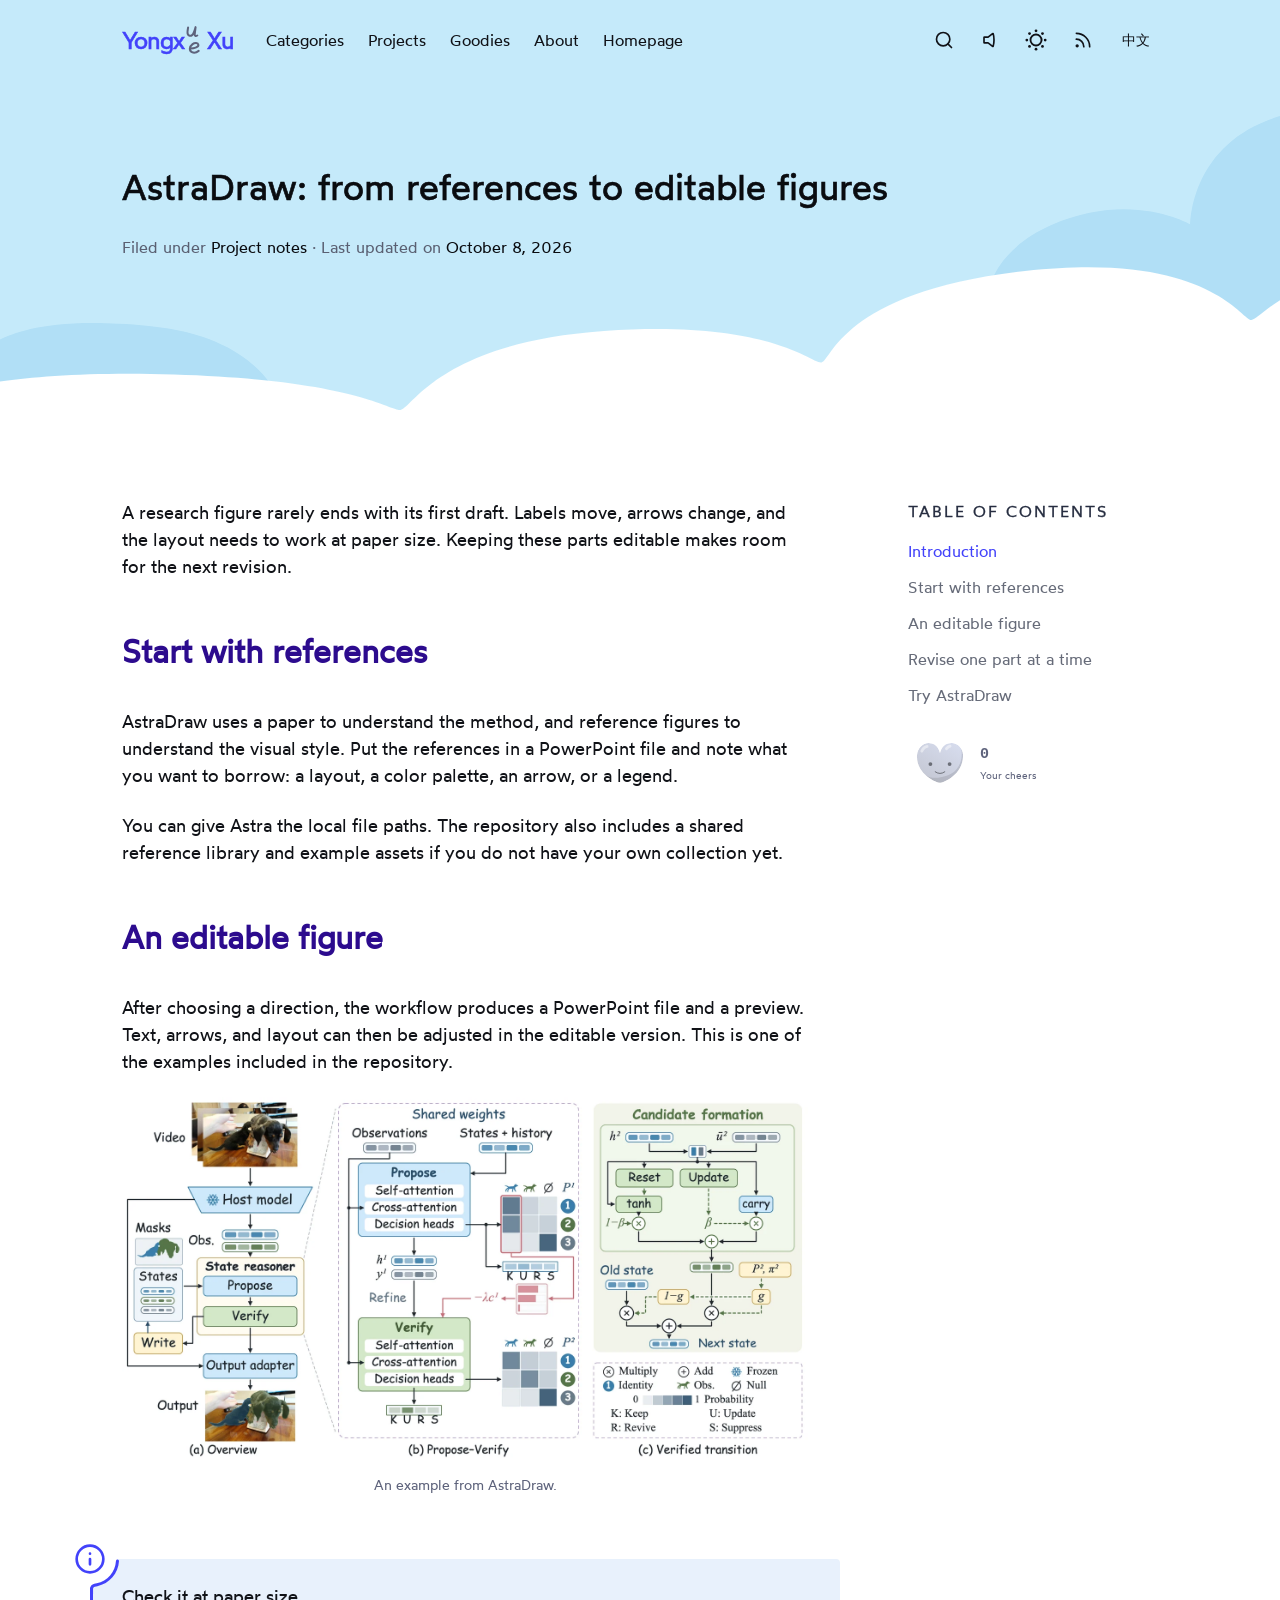
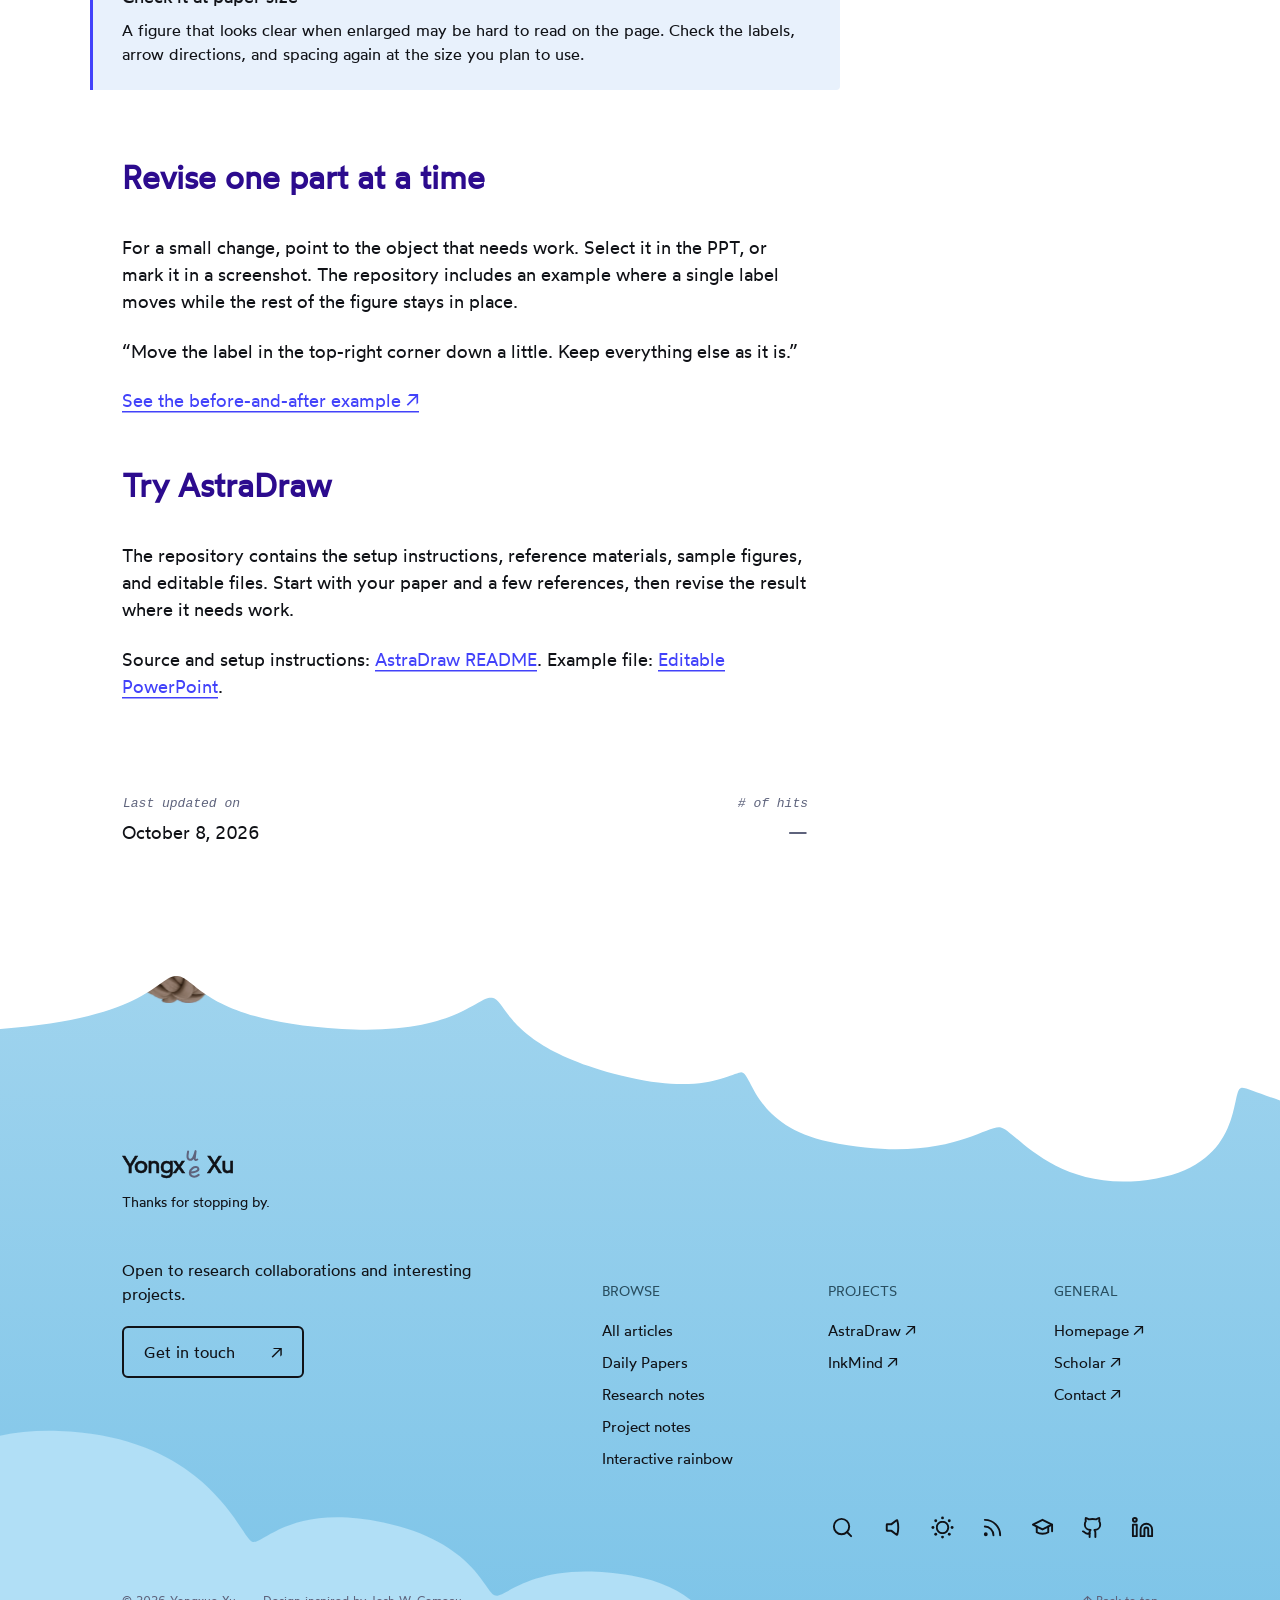
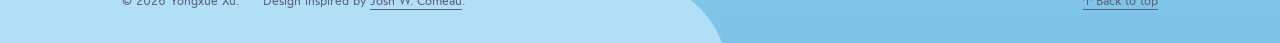
<file: blog/astradraw/index.html>
<!doctype html>
<html lang="en"><head><meta charset="utf-8"><meta name="viewport" content="width=device-width,initial-scale=1"><title>AstraDraw: from references to editable figures - Blog</title><meta name="description" content="A workflow for drawing research figures with Astra and refining them in PowerPoint."><meta name="robots" content="noindex, follow"><meta name="theme-color" content="#ffffff"><script>(() => {
 let theme;
 try { theme = localStorage.getItem('academic-theme'); } catch {}
 if (theme !== 'light' && theme !== 'dark') theme = matchMedia('(prefers-color-scheme: dark)').matches ? 'dark' : 'light';
 document.documentElement.dataset.theme = theme;
 document.querySelector('meta[name="theme-color"]').content = theme === 'dark' ? '#1c1d20' : '#ffffff';
})();</script><script>if(performance.getEntriesByType('navigation')[0]?.type==='back_forward')document.documentElement.classList.add('article-arrival-restored');addEventListener('pagehide',()=>document.documentElement.classList.add('article-arrival-restored'));addEventListener('pageshow',event=>{if(event.persisted)document.documentElement.classList.add('article-arrival-restored')});</script><link rel="canonical" href="https://jerrysnow.me/blog/astradraw/"><link rel="icon" href="data:,"><link rel="preload" href="/blog/fonts/wotfard-regular.woff2?v=c2abbd412fc5" as="font" type="font/woff2" crossorigin><link rel="stylesheet" href="/blog/blog.css?v=308c41fb3545"><link rel="stylesheet" href="/blog/icons.css?v=ea12366de164"><link rel="stylesheet" href="/blog/interactions.css?v=48648428bba0"><link rel="stylesheet" href="/blog/panel-motion.css?v=f6e79ca14c30"><link rel="stylesheet" href="/blog/navigation.css?v=359ce3f112be"><link rel="stylesheet" href="/blog/character.css?v=40e88186ac13"><link rel="stylesheet" href="/blog/character-details.css?v=2bdf0156736a"><script src="/blog/character-interaction.js?v=70761351ed7e" defer></script><link rel="stylesheet" href="/blog/footer.css?v=79daea4914ca"><link rel="stylesheet" href="/blog/identity.css?v=dd38e2857742"><link rel="stylesheet" href="/blog/article-components.css?v=2730246751bc"><link rel="stylesheet" href="/blog/research-scenes.css?v=dac17c675ec6"><link rel="stylesheet" href="/blog/track-scene.css?v=040179503195"><link rel="stylesheet" href="/blog/pos-scene.css?v=2b1e1f0c13e9"><link rel="stylesheet" href="/blog/reactions.css?v=8421b27d8550"><link rel="stylesheet" href="/blog/link-motion.css?v=eb699a6ab013"><link rel="stylesheet" href="/blog/article-meta.css?v=aee2e70439c1"><link rel="stylesheet" href="/blog/search-refine.css?v=677871f05381"><link rel="stylesheet" href="/blog/type-refine.css?v=e9ba472c1e7d"><link rel="stylesheet" href="/language-control.css?v=ee913818d95e"><script src="/language-control.js?v=cddb643d28ec" defer></script><script src="/blog/blog.js?v=fcf245952e29" defer></script><script src="/blog/reading.js?v=8371930f481e" defer></script><script src="/blog/research-scenes.js?v=ff529b68837d" defer></script><script src="/blog/track-scene.js?v=9be17534e829" defer></script><script src="/blog/pos-scene.js?v=4f4f8de9f750" defer></script><script src="/assets/vendor/howler.min.js?v=736c339444c8" defer></script><script src="/blog/tools.js?v=33eb9dd1e89d" defer></script><script src="/blog/icons.js?v=f47e2e5ebd80" defer></script><script src="/blog/interactions.js?v=b935df4c4863" defer></script><script src="/blog/panel-motion.js?v=184a9fdb4c69" defer></script><script src="/blog/navigation.js?v=bb3f966a4db1" defer></script><script src="/blog/reactions.js?v=2c4263b880e9" defer></script><script src="/blog/link-motion.js?v=6c645b166e83" defer></script><script src="/blog/article-meta.js?v=1c717c5bc2c6" defer></script><script src="/blog/page-hits.js?v=10e1ca2c6a20" defer></script><link rel="alternate" type="application/rss+xml" title="Yongxue Xu — Blog" href="/blog/feed.xml"></head><body id="top" class="blog-article"><a class="skip-link" href="#content">Skip to content</a><header class="site-header"><div class="blog-header"><a class="identity" href="/blog/" aria-label="Yongxue Xu — Blog"><span>Yongx</span><span class="name-monogram"><span class="name-monogram-text">ue</span><svg class="name-letter-u" width="16" height="14" viewBox="0 0 16 14" fill="none" aria-hidden="true" focusable="false"><path d="M3.1 2.5C2.7 4.6 2.1 7.4 2.8 9.2C3.4 10.9 5.5 11.4 7.1 10.1C9.1 8.5 9.8 4.9 10.6 2.1L9.7 9.4C9.6 10.8 10.6 11.5 12.3 10.5"/></svg><svg class="name-letter-e" width="16" height="14" viewBox="0 0 16 14" fill="none" aria-hidden="true" focusable="false"><path d="M3.2 7.4C6.4 7.6 11.8 6.2 11.4 3.8C11 1.5 7.7 1.5 5.6 3.1C2.2 5.7 1.9 9.6 4.9 11.1C7 12.2 9.5 11.6 11.7 9.9"/></svg></span><span>Xu</span></a><nav class="blog-nav" aria-label="Blog navigation"><div class="nav-disclosure"><button class="nav-trigger" type="button" data-nav-key="categories" aria-expanded="false" aria-controls="desktop-nav-panel-categories"><span data-en="Categories" data-zh="分类">Categories</span></button><div class="nav-panel" id="desktop-nav-panel-categories" hidden><a href="/blog/"><span data-en="All articles" data-zh="全部文章">All articles</span></a><a href="/daily/"><span data-en="Daily Papers" data-zh="每日论文">Daily Papers</span></a><a href="/blog/#research"><span data-en="Research notes" data-zh="研究笔记">Research notes</span></a><a href="/blog/#project-notes"><span data-en="Project notes" data-zh="项目笔记">Project notes</span></a></div></div><div class="nav-disclosure"><button class="nav-trigger" type="button" data-nav-key="projects" aria-expanded="false" aria-controls="desktop-nav-panel-projects"><span data-en="Projects" data-zh="项目">Projects</span></button><div class="nav-panel" id="desktop-nav-panel-projects" hidden><a href="https://github.com/IamJerryXu/AstraDraw" target="_blank" rel="noopener noreferrer">AstraDraw ↗</a><a href="https://inkmind-ai.com/" target="_blank" rel="noopener noreferrer">InkMind ↗</a></div></div><div class="nav-disclosure"><button class="nav-trigger" type="button" data-nav-key="goodies" aria-expanded="false" aria-controls="desktop-nav-panel-goodies"><span data-en="Goodies" data-zh="小玩意">Goodies</span></button><div class="nav-panel" id="desktop-nav-panel-goodies" hidden><a href="/blog/#rainbow" data-open-rainbow><span data-en="Interactive rainbow" data-zh="互动彩虹">Interactive rainbow</span></a><a href="/blog/feed.xml"><span data-en="RSS feed" data-zh="RSS 订阅">RSS feed</span></a></div></div><div class="nav-disclosure"><button class="nav-trigger" type="button" data-nav-key="about" aria-expanded="false" aria-controls="desktop-nav-panel-about"><span data-en="About" data-zh="关于">About</span></button><div class="nav-panel" id="desktop-nav-panel-about" hidden><p><span data-en="I’m Yongxue, an undergraduate at Sun Yat-sen University working on video generation and world models." data-zh="我是永雪，中山大学本科生，研究视频生成与世界模型。">I’m Yongxue, an undergraduate at Sun Yat-sen University working on video generation and world models.</span></p><a href="mailto:jiangjiangcheng753@gmail.com"><span data-en="Say hello" data-zh="联系我">Say hello</span> ↗</a></div></div><a class="nav-homepage" href="/"><span data-en="Homepage" data-zh="学术主页">Homepage</span></a></nav><div class="header-actions"><button class="icon-button" id="search-toggle" type="button" aria-label="Search" title="Search (⌘ K)" aria-haspopup="dialog" aria-controls="site-search" aria-expanded="false"><svg viewBox="0 0 24 24" fill="none" stroke="currentColor" stroke-width="1.7" stroke-linecap="round" stroke-linejoin="round" aria-hidden="true"><circle cx="10.5" cy="10.5" r="6.5"/><path d="m16 16 5 5"/></svg></button><button class="icon-button" id="sound-toggle" type="button" aria-label="Enable sounds" title="Enable sounds" aria-pressed="false"><svg viewBox="0 0 24 24" fill="none" stroke="currentColor" stroke-width="1.7" stroke-linecap="round" stroke-linejoin="round" aria-hidden="true"><path d="M11 4 6 8H3v8h3l5 4Z"/><path class="sound-waves" d="M15 8c2 2 2 6 0 8m3-11c4 4 4 10 0 14"/><path class="sound-off" d="m16 9 5 6m0-6-5 6"/></svg></button><button id="theme-toggle" type="button" aria-label="Switch to dark mode" title="Switch to dark mode"><svg class="theme-icon theme-icon--moon" viewBox="0 0 24 24" fill="none" stroke="currentColor" stroke-width="1.7" stroke-linecap="round" stroke-linejoin="round" aria-hidden="true"><path d="M20.9 13a9 9 0 0 1-9.9-9.9A9 9 0 1 0 20.9 13Z"/></svg><svg class="theme-icon theme-icon--sun" viewBox="0 0 24 24" fill="none" stroke="currentColor" stroke-width="1.7" stroke-linecap="round" aria-hidden="true"><circle cx="12" cy="12" r="4"/><path d="M12 2v2m0 16v2M2 12h2m16 0h2M4.93 4.93l1.42 1.42m11.3 11.3 1.42 1.42M4.93 19.07l1.42-1.42m11.3-11.3 1.42-1.42"/></svg></button><a class="icon-button social-tool" href="/blog/feed.xml" aria-label="RSS" title="RSS"><svg viewBox="0 0 24 24" fill="none" stroke="currentColor" stroke-width="1.7" stroke-linecap="round" stroke-linejoin="round" aria-hidden="true"><path d="M4 4a16 16 0 0 1 16 16M4 10a10 10 0 0 1 10 10"/><circle cx="5" cy="19" r="1" fill="currentColor"/></svg></a><button id="language" type="button" aria-label="切换到中文">中文</button><button class="menu-toggle" type="button" aria-label="Menu" aria-expanded="false" aria-controls="mobile-menu"><svg viewBox="0 0 24 24" fill="none" stroke="currentColor" stroke-width="2" aria-hidden="true"><path d="M4 7h16M4 12h16M4 17h16"/></svg></button></div></div><nav id="mobile-menu" hidden aria-label="Mobile navigation"><div class="nav-disclosure"><button class="nav-trigger" type="button" data-nav-key="categories" aria-expanded="false" aria-controls="mobile-nav-panel-categories"><span data-en="Categories" data-zh="分类">Categories</span></button><div class="nav-panel" id="mobile-nav-panel-categories" hidden><a href="/blog/"><span data-en="All articles" data-zh="全部文章">All articles</span></a><a href="/daily/"><span data-en="Daily Papers" data-zh="每日论文">Daily Papers</span></a><a href="/blog/#research"><span data-en="Research notes" data-zh="研究笔记">Research notes</span></a><a href="/blog/#project-notes"><span data-en="Project notes" data-zh="项目笔记">Project notes</span></a></div></div><div class="nav-disclosure"><button class="nav-trigger" type="button" data-nav-key="projects" aria-expanded="false" aria-controls="mobile-nav-panel-projects"><span data-en="Projects" data-zh="项目">Projects</span></button><div class="nav-panel" id="mobile-nav-panel-projects" hidden><a href="https://github.com/IamJerryXu/AstraDraw" target="_blank" rel="noopener noreferrer">AstraDraw ↗</a><a href="https://inkmind-ai.com/" target="_blank" rel="noopener noreferrer">InkMind ↗</a></div></div><div class="nav-disclosure"><button class="nav-trigger" type="button" data-nav-key="goodies" aria-expanded="false" aria-controls="mobile-nav-panel-goodies"><span data-en="Goodies" data-zh="小玩意">Goodies</span></button><div class="nav-panel" id="mobile-nav-panel-goodies" hidden><a href="/blog/#rainbow" data-open-rainbow><span data-en="Interactive rainbow" data-zh="互动彩虹">Interactive rainbow</span></a><a href="/blog/feed.xml"><span data-en="RSS feed" data-zh="RSS 订阅">RSS feed</span></a></div></div><div class="nav-disclosure"><button class="nav-trigger" type="button" data-nav-key="about" aria-expanded="false" aria-controls="mobile-nav-panel-about"><span data-en="About" data-zh="关于">About</span></button><div class="nav-panel" id="mobile-nav-panel-about" hidden><p><span data-en="I’m Yongxue, an undergraduate at Sun Yat-sen University working on video generation and world models." data-zh="我是永雪，中山大学本科生，研究视频生成与世界模型。">I’m Yongxue, an undergraduate at Sun Yat-sen University working on video generation and world models.</span></p><a href="mailto:jiangjiangcheng753@gmail.com"><span data-en="Say hello" data-zh="联系我">Say hello</span> ↗</a></div></div><a class="nav-homepage" href="/"><span data-en="Homepage" data-zh="学术主页">Homepage</span></a><div class="mobile-social-links"><a class="icon-button social-tool" href="/blog/feed.xml" aria-label="RSS" title="RSS"><svg viewBox="0 0 24 24" fill="none" stroke="currentColor" stroke-width="1.7" stroke-linecap="round" stroke-linejoin="round" aria-hidden="true"><path d="M4 4a16 16 0 0 1 16 16M4 10a10 10 0 0 1 10 10"/><circle cx="5" cy="19" r="1" fill="currentColor"/></svg></a><a class="icon-button social-tool" href="https://scholar.google.com/citations?user=8PtwUrkAAAAJ&amp;hl=en" aria-label="Google Scholar" title="Google Scholar"><svg viewBox="0 0 24 24" fill="none" stroke="currentColor" stroke-width="1.7" stroke-linecap="round" stroke-linejoin="round" aria-hidden="true"><path d="m2 9 10-5 10 5-10 5-10-5Z"/><path d="M6 11v6c4 3 8 3 12 0v-6M22 9v8"/></svg></a><a class="icon-button social-tool" href="https://github.com/IamJerryXu" aria-label="GitHub" title="GitHub"><svg viewBox="0 0 24 24" fill="none" stroke="currentColor" stroke-width="1.7" stroke-linecap="round" stroke-linejoin="round" aria-hidden="true"><path d="M9 21v-4c-4 1-4-2-6-2m15 6v-4c0-1-.3-1.6-.8-2 3-.3 5-1.5 5-5a4 4 0 0 0-1.2-3c.2-1 .2-2-.3-3-2-.3-3.2 1-3.2 1a12 12 0 0 0-7 0s-1.2-1.3-3.2-1C5.8 5 5.8 6 6 7a4 4 0 0 0-1.2 3c0 3.5 2 4.7 5 5-.5.4-.8 1-.8 2"/></svg></a><a class="icon-button social-tool" href="https://www.linkedin.com/in/%E6%B0%B8%E9%9B%AA-%E5%BE%90-6340a4415/" aria-label="LinkedIn" title="LinkedIn"><svg viewBox="0 0 24 24" fill="none" stroke="currentColor" stroke-width="1.7" stroke-linecap="round" stroke-linejoin="round" aria-hidden="true"><rect x="3" y="3" width="18" height="18" rx="2"/><path d="M7 10v7M7 7v.2M11 17v-7m0 3c0-4 6-4 6 0v4"/></svg></a></div></nav></header><dialog id="site-search" aria-labelledby="search-heading"><div class="search-heading"><h2 id="search-heading"><span data-en="Search" data-zh="搜索">Search</span></h2><button id="search-close" type="button" aria-label="Close search">×</button></div><label class="visually-hidden" for="site-search-input"><span data-en="Search this Blog" data-zh="搜索本博客">Search this Blog</span></label><div class="search-input-row"><span class="search-input-icon"><svg viewBox="0 0 24 24" fill="none" stroke="currentColor" stroke-width="1.7" stroke-linecap="round" stroke-linejoin="round" aria-hidden="true"><circle cx="10.5" cy="10.5" r="6.5"/><path d="m16 16 5 5"/></svg></span><input id="site-search-input" type="search" maxlength="150" autocomplete="off" placeholder="Search articles…" data-placeholder-en="Search articles…" data-placeholder-zh="搜索文章…"><button id="search-clear" type="button" aria-label="Clear search" hidden><svg viewBox="0 0 24 24" fill="none" stroke="currentColor" stroke-width="2" stroke-linecap="round" stroke-linejoin="round" aria-hidden="true"><path d="M19 6V20C19 21 18 22 17 22H7C6 22 5 21 5 20V6Z"/><path d="M10 11V17M14 11V17"/><g class="search-trash-lid"><path d="M3 6H21M8 6V4C8 3 9 2 10 2H14C15 2 16 3 16 4V6"/></g></svg></button></div><div id="search-results" aria-live="polite"></div><p id="search-empty" hidden><span data-en="No results. Try another keyword." data-zh="没有找到结果，试试其他关键词。">No results. Try another keyword.</span></p><p class="search-hint"><span data-en="Articles in this Blog" data-zh="搜索本博客文章">Articles in this Blog</span><kbd>Esc</kbd></p><div class="search-cloud"><svg viewBox="0 0 4113 146" fill="none" xmlns="http://www.w3.org/2000/svg" preserveAspectRatio="none" aria-hidden="true"><path d="M1825 113C1837.5 112 1874.5 145 2058.5 145.5C2242.5 146 2273 119.5 2288.5 119C2304 118.5 2312 140 2519.5 129.5C2727 119 2739.5 81.5 2748.5 82.5C2757.5 83.5 2821.5 105 2980.5 105C3139.5 105 3198 65 3211.5 61C3225 57 3230 91 3447.5 83.5C3665 76 3663 27.5 3675 29.5C3687 31.5 3710 76 3904 76C4098 76 4088 22 4098 19C4102.46 17.6626 4104.43 23.0822 4112.91 29.5V0.5H0.416992V28C24.7581 17.693 38.7983 8.78176 45.5013 9.5C59.5002 11 60.0014 72 226.501 72.5C393.001 73 432.003 19.5 440.502 18C449 16.5 474.502 77.5 669.002 85C863.502 92.5 889.003 56 902.502 56C916 56 937.002 92 1132.5 102.5C1328 113 1353 85 1363.5 85C1374 85 1391 124.5 1596 131.5C1801 138.5 1812.5 114 1825 113Z" fill="var(--bg)"/></svg>
</div></dialog><section class="article-hero"><div class="article-hero-inner"><h1 class="article-title"><span data-en="AstraDraw: from references to editable figures" data-zh="AstraDraw：从参考图到可编辑的科研图">AstraDraw: from references to editable figures</span></h1><div class="article-meta"><span><span data-en="Filed under" data-zh="分类：">Filed under</span> <a href="/blog/"><span data-en="Project notes" data-zh="项目笔记">Project notes</span></a><span class="article-meta-separator" aria-hidden="true"> · </span></span><span><span data-en="Last updated on" data-zh="最后更新于">Last updated on</span> <time datetime="2026-10-08"><span data-en="October 8, 2026" data-zh="2026年10月8日">October 8, 2026</span></time></span></div></div><div class="article-cloud-window"><svg width="5120" height="357" viewBox="0 0 5120 357" fill="none" preserveAspectRatio="none" xmlns="http://www.w3.org/2000/svg" class="source-article-cloud" aria-hidden="true"><path fill="var(--cloud-far)" d="M2970.83 162.311c-80.18 35.471-73.69 108.447-47.7 124.208 26 15.762 93.47 40.054 93.47 40.054h1305s57.5 19.5 57.5-51-94.97-66.296-94.97-66.296 40.27-77.869-52.89-120.793c-93.16-42.924-146.42 13.009-146.42 13.009s-5.54-62.255-95.87-73.305c-90.33-11.05-137.76 48.38-137.76 48.38s-4.64-52.293-92.06-70.127c-87.42-17.834-162.6 40.045-162.6 40.045S3565.05-8.443 3454.48 1.38c-110.56 9.822-137.31 62.814-137.31 62.814s-51.15-37.036-129.29-7.003c-78.15 30.034-77.58 104.275-77.58 104.275s-59.3-34.626-139.47.845zM330 57.505c-98 9-132 69.5-132 69.5l-88 225.5h2094.5v-.5s-11-77-135.5-89-147 17-159.5 16.5-46-34-131-43.5-154.5 29.5-165 27-32-50-134.5-58-142 20-152 17.5-20-41-100.5-65-162.5 5.5-174 0-5.5-59-110.5-100-166.5 11-181 6.5-40.5-40.5-151.5-40-134.5 53-151.5 54-30-29.5-128-20.5z"></path><path fill="var(--bg)" d="M2741.5 299.5c10-1.428 20.5-71 203.5-91.5s216 49 226.5 49 56.5-74 240-49 189 86 199 84.5 49-63.5 226-71 207 63 216 63 71.5-55 243-27.5 181.5 74 195.5 73.5-8.5-102 199-139 247.5 30.5 262 30 85.5-103.5 245-58.5 0 194 0 194H-92s-72-149.5 0-177.5S1 208 12 208s42.5-98.5 250.5-100.5S511 206.5 518 208s97-68 269-34.5 194 134 203 138 88.5-24 256.5-12 186 47.5 192.5 47.5 50.5-66 204.5-65.5 193 51 202 52 68.5-27.5 248-22 215 35.5 226.5 35.5c11.5.001 38-67.142 204-79 166-11.857 207.5 32.929 217.5 31.5z"></path></svg></div></section><main class="article-main" id="content"><article class="article-body">
<p class="article-intro" id="introduction"><span data-en="A research figure rarely ends with its first draft. Labels move, arrows change, and the layout needs to work at paper size. Keeping these parts editable makes room for the next revision." data-zh="科研图很少在第一稿就结束。标签要挪一点，箭头要调整，缩到论文大小后还得看清。保留文字、线条和布局的可编辑性，是为了给下一次修改留出空间。">A research figure rarely ends with its first draft. Labels move, arrows change, and the layout needs to work at paper size. Keeping these parts editable makes room for the next revision.</span></p>
<h2 id="references"><a class="heading-anchor" href="#references" aria-label="Link to section"><svg viewBox="0 0 24 24" aria-hidden="true"><path d="M2 8h20"/><path d="M2 16h20"/><path d="M10 2 6 22"/><path d="M18 2 14 22"/></svg></a><span data-en="Start with references" data-zh="准备参考">Start with references</span></h2><p><span data-en="AstraDraw uses a paper to understand the method, and reference figures to understand the visual style. Put the references in a PowerPoint file and note what you want to borrow: a layout, a color palette, an arrow, or a legend." data-zh="AstraDraw 用论文理解方法，用参考图理解画法。把喜欢的图放进一个 PPT，标出想参考的部分：布局、配色、箭头，或者图例。">AstraDraw uses a paper to understand the method, and reference figures to understand the visual style. Put the references in a PowerPoint file and note what you want to borrow: a layout, a color palette, an arrow, or a legend.</span></p>
<p><span data-en="You can give Astra the local file paths. The repository also includes a shared reference library and example assets if you do not have your own collection yet." data-zh="可以直接把本地路径交给 Astra。还没有自己的素材库，也可以从仓库里的公开参考与示例素材开始。">You can give Astra the local file paths. The repository also includes a shared reference library and example assets if you do not have your own collection yet.</span></p><h2 id="editable"><a class="heading-anchor" href="#editable" aria-label="Link to section"><svg viewBox="0 0 24 24" aria-hidden="true"><path d="M2 8h20"/><path d="M2 16h20"/><path d="M10 2 6 22"/><path d="M18 2 14 22"/></svg></a><span data-en="An editable figure" data-zh="可编辑的图">An editable figure</span></h2><p><span data-en="After choosing a direction, the workflow produces a PowerPoint file and a preview. Text, arrows, and layout can then be adjusted in the editable version. This is one of the examples included in the repository." data-zh="确定画法后，再生成 PowerPoint 和预览图。文字、箭头和布局可以在可编辑版本中继续调整。下面是仓库中提供的一个示例。">After choosing a direction, the workflow produces a PowerPoint file and a preview. Text, arrows, and layout can then be adjusted in the editable version. This is one of the examples included in the repository.</span></p>
<figure class="article-figure">
<a href="https://github.com/IamJerryXu/AstraDraw/blob/main/output/paper-method/method.png" target="_blank" rel="noopener noreferrer">
<img src="/assets/astradraw-method-blog.webp?v=a8a3338fb611" alt="AstraDraw research method figure example" width="1600" height="842" loading="lazy" decoding="async">
</a>
<figcaption><span data-en="An example from AstraDraw." data-zh="AstraDraw 示例。">An example from AstraDraw.</span>
</figcaption>
</figure>
<aside class="article-note">
<strong><span data-en="Check it at paper size" data-zh="按论文实际尺寸检查">Check it at paper size</span></strong>
<p><span data-en="A figure that looks clear when enlarged may be hard to read on the page. Check the labels, arrow directions, and spacing again at the size you plan to use." data-zh="放大时清楚的图，放进论文后未必好读。按最终使用尺寸，再检查一次文字、箭头方向和留白。">A figure that looks clear when enlarged may be hard to read on the page. Check the labels, arrow directions, and spacing again at the size you plan to use.</span></p>
</aside><h2 id="revisions"><a class="heading-anchor" href="#revisions" aria-label="Link to section"><svg viewBox="0 0 24 24" aria-hidden="true"><path d="M2 8h20"/><path d="M2 16h20"/><path d="M10 2 6 22"/><path d="M18 2 14 22"/></svg></a><span data-en="Revise one part at a time" data-zh="局部修改">Revise one part at a time</span></h2><p><span data-en="For a small change, point to the object that needs work. Select it in the PPT, or mark it in a screenshot. The repository includes an example where a single label moves while the rest of the figure stays in place." data-zh="小改动可以直接指出要调整的对象：在 PPT 里选中，或者在截图中圈出来。仓库中有一个只移动标签、保留其余内容的例子。">For a small change, point to the object that needs work. Select it in the PPT, or mark it in a screenshot. The repository includes an example where a single label moves while the rest of the figure stays in place.</span></p>
<p class="instruction-example"><span data-en="“Move the label in the top-right corner down a little. Keep everything else as it is.”" data-zh="“把右上角的标签往下移一点，其他别动。”">“Move the label in the top-right corner down a little. Keep everything else as it is.”</span></p>
<p>
<a href="https://github.com/IamJerryXu/AstraDraw#selected-edit"><span data-en="See the before-and-after example" data-zh="查看修改前后的对比">See the before-and-after example</span> ↗</a>
</p><h2 id="get-started"><a class="heading-anchor" href="#get-started" aria-label="Link to section"><svg viewBox="0 0 24 24" aria-hidden="true"><path d="M2 8h20"/><path d="M2 16h20"/><path d="M10 2 6 22"/><path d="M18 2 14 22"/></svg></a><span data-en="Try AstraDraw" data-zh="开始使用">Try AstraDraw</span></h2><p><span data-en="The repository contains the setup instructions, reference materials, sample figures, and editable files. Start with your paper and a few references, then revise the result where it needs work." data-zh="仓库中有使用说明、参考素材、示例图和可编辑文件。准备好论文与几张参考图，就可以开始，再根据结果逐处修改。">The repository contains the setup instructions, reference materials, sample figures, and editable files. Start with your paper and a few references, then revise the result where it needs work.</span></p>
<p><span data-en="Source and setup instructions:" data-zh="来源与使用说明：">Source and setup instructions:</span> <a href="https://github.com/IamJerryXu/AstraDraw" target="_blank" rel="noopener noreferrer">AstraDraw README</a>. <span data-en="Example file:" data-zh="示例文件：">Example file:</span> <a href="https://github.com/IamJerryXu/AstraDraw/blob/main/output/paper-method/method.pptx"><span data-en="Editable PowerPoint" data-zh="可编辑 PowerPoint">Editable PowerPoint</span></a>.</p>

<div class="article-end-meta">
<div class="article-updated"><h3 class="article-meta-label"><span data-en="Last updated on" data-zh="最后更新于">Last updated on</span></h3><time class="article-updated-date" datetime="2026-10-08"><span data-en="October 8, 2026" data-zh="2026年10月8日">October 8, 2026</span></time></div>
<div class="article-hit-meta"><h3 class="article-meta-label"><span data-en="# of hits" data-zh="访问次数"># of hits</span></h3><div class="article-hit-slot" data-hits=""></div></div>
</div>
<div class="article-reactions article-reactions--mobile" data-reaction-key="astradraw"></div>
</article>
<aside class="article-sidebar">
<nav class="article-toc" aria-label="On this page">
<h2><span data-en="TABLE OF CONTENTS" data-zh="本文目录">TABLE OF CONTENTS</span></h2><a href="#introduction"><span data-en="Introduction" data-zh="引言">Introduction</span></a><a href="#references"><span data-en="Start with references" data-zh="准备参考">Start with references</span></a><a href="#editable"><span data-en="An editable figure" data-zh="可编辑的图">An editable figure</span></a><a href="#revisions"><span data-en="Revise one part at a time" data-zh="局部修改">Revise one part at a time</span></a><a href="#get-started"><span data-en="Try AstraDraw" data-zh="开始使用">Try AstraDraw</span></a><div class="article-reactions article-reactions--desktop" data-reaction-key="astradraw"></div></nav>
</aside></main><footer class="site-footer">
<div class="footer-peek" aria-hidden="true"><span class="character-layer character-layer--day"><img class="character-base" src="/assets/character-hazelnut-day-v1.webp?v=f6584b462345" alt="" width="397" height="720" decoding="async" draggable="false"><img class="character-expression" src="/assets/blog-character-white-glasses-happy-v2.webp?v=6861f7c022a5" alt="" width="397" height="720" decoding="async" draggable="false"></span><span class="character-layer character-layer--night"><img class="character-base" src="/assets/character-hazelnut-night-v1.webp?v=2088edacc559" alt="" width="397" height="720" decoding="async" draggable="false"><img class="character-expression" src="/assets/blog-character-white-glasses-night-happy-v2.webp?v=daa34a20d571" alt="" width="397" height="720" decoding="async" draggable="false"></span><span class="character-stitch" aria-hidden="true"><svg class="character-stitch-art" viewBox="0 0 397 720" fill="none" preserveAspectRatio="xMidYMid meet" aria-hidden="true" focusable="false"><svg x="163" y="371" width="71" height="64" viewBox="0 0 64 58" fill="none">
<g stroke-linecap="round" stroke-linejoin="round">
<circle class="stitch-brown" cx="15" cy="16" r="12"/><circle class="stitch-brown" cx="49" cy="16" r="12"/>
<circle class="stitch-cream" cx="15" cy="16" r="7.5"/><circle class="stitch-cream" cx="49" cy="16" r="7.5"/>
<path class="stitch-brown" d="M16 30C16 20 22 14 32 14C42 14 48 20 48 30C48 41 41 50 32 53C23 50 16 41 16 30Z"/>
<path class="stitch-thread" d="M18.5 30C18.5 21.5 23.8 16.5 32 16.5C40.2 16.5 45.5 21.5 45.5 30C45.5 39.5 39.5 47 32 50.3C24.5 47 18.5 39.5 18.5 30Z"/>
<path class="stitch-cream" d="M22 38C24 34 28 35 32 38C36 35 40 34 42 38C44 44 37 49 32 49C27 49 20 44 22 38Z"/>
<path class="stitch-eye" d="M25 29V31M39 29V31"/>
<path class="stitch-nose" d="M29.5 38.5Q32 37 34.5 38.5Q34 42 32 42Q30 42 29.5 38.5Z"/>
</g></svg></svg></span></div>
<div class="footer-cloud-window"><svg width="320rem" height="15.625rem" viewBox="0 0 5120 337" fill="none" preserveAspectRatio="none" xmlns="http://www.w3.org/2000/svg" class="footer-cloud" aria-hidden="true"><path d="M2262 93C2122.5 82.5987 2116 21.5 2096.5 21.5C2077 21.5 2070.5 77.5238 1920.5 93C1794.5 106 1786 62 1771.5 63.5C1757 65 1687 155.5 1580 142C1473 128.5 1446.5 90 1435 93C1423.5 96 1448.03 199.005 1340 214C1181.5 236 1155.5 142 1144 142C1132.5 142 1105.5 269 946.5 236C787.5 203 799 115 784 114.5C769 114 732.5 162 544 158C382 154.562 352.5 81 341 84.5C329.5 88 358 269 168 326C-22 383 -75.5 180 -75.5 180V0.5H5189.5L5193.5 46C5193.5 46 5200 94 5069.5 100.5C4939 107 4923.5 21.5 4906.5 21.5C4889.5 21.5 4870 35 4835 93.5C4800 152 4765.5 169.5 4643.5 173.5C4521.5 177.5 4436.5 69 4425.5 76.5C4414.5 84 4413.5 212 4235 222C4056.5 232 4045.5 92 4033.5 89C4021.5 86 3968.5 169.5 3823.5 172.5C3678.5 175.5 3573.5 104 3562.5 106.5C3551.5 109 3553.5 167.5 3396 201C3238.5 234.5 3171.5 168.5 3161 172.5C3150.5 176.5 3164 273 3076.5 294.5C2975.99 319.197 2935 228 2920 225.5C2905 223 2862 276.955 2749 245C2671.4 223.057 2672.5 149 2660.5 151.5C2648.5 154 2622.5 181.04 2548.5 158C2425 119.548 2427.5 53.5 2412 51C2396.5 48.5 2376 101.5 2262 93Z" fill="var(--bg)"></path></svg></div><svg viewBox="0 0 1557 213" width="1590" height="213" fill="none" xmlns="http://www.w3.org/2000/svg" preserveAspectRatio="none" class="footer-lower-cloud" aria-hidden="true"><path d="M1331 165.5C1320.5 162.5 1311 112 1221.5 92.4999C1132 72.9999 1104.5 114 1093.5 112C1082.5 110 1052 6.04351 903.5 1.00011C771 -3.49989 732.5 90 722.5 92.4999C712.5 94.9998 647.5 54.0001 535.5 73.9999C423.5 93.9997 421.5 165.5 411.5 165.5C401.5 165.5 359 58.5001 203.5 49.4999C48 40.4998 0.5 136 0.5 209.5C0.5 283 62.5 309.5 62.5 309.5H100.5L1556.5 304.5V232.5C1556.5 215.5 1542.5 159.009 1464 145.5C1368.81 129.118 1341.5 168.5 1331 165.5Z"></path></svg>
<div class="footer-inner">
<div class="footer-identity"><a class="identity" href="/blog/" aria-label="Yongxue Xu — Blog"><span>Yongx</span><span class="name-monogram"><span class="name-monogram-text">ue</span><svg class="name-letter-u" width="16" height="14" viewBox="0 0 16 14" fill="none" aria-hidden="true" focusable="false"><path d="M3.1 2.5C2.7 4.6 2.1 7.4 2.8 9.2C3.4 10.9 5.5 11.4 7.1 10.1C9.1 8.5 9.8 4.9 10.6 2.1L9.7 9.4C9.6 10.8 10.6 11.5 12.3 10.5"/></svg><svg class="name-letter-e" width="16" height="14" viewBox="0 0 16 14" fill="none" aria-hidden="true" focusable="false"><path d="M3.2 7.4C6.4 7.6 11.8 6.2 11.4 3.8C11 1.5 7.7 1.5 5.6 3.1C2.2 5.7 1.9 9.6 4.9 11.1C7 12.2 9.5 11.6 11.7 9.9"/></svg></span><span>Xu</span></a>
<p class="footer-greeting"><span data-en="Thanks for stopping by." data-zh="谢谢你来逛逛。">Thanks for stopping by.</span></p>
<div class="footer-follow"><p><span data-en="Open to research collaborations and interesting projects." data-zh="欢迎交流科研合作和有趣的项目。">Open to research collaborations and interesting projects.</span></p><a class="footer-subscribe" href="mailto:jiangjiangcheng753@gmail.com"><span data-en="Get in touch" data-zh="联系我">Get in touch</span> <span aria-hidden="true">↗</span></a></div></div>
<div class="footer-directory"><div class="footer-columns">
<section><h2><span data-en="Browse" data-zh="内容">Browse</span></h2><a href="/blog/"><span data-en="All articles" data-zh="全部文章">All articles</span></a><a href="/daily/"><span data-en="Daily Papers" data-zh="每日论文">Daily Papers</span></a><a href="/blog/#research"><span data-en="Research notes" data-zh="研究笔记">Research notes</span></a><a href="/blog/astradraw/"><span data-en="Project notes" data-zh="项目笔记">Project notes</span></a><a href="/blog/#rainbow" data-open-rainbow><span data-en="Interactive rainbow" data-zh="互动彩虹">Interactive rainbow</span></a></section>
<section><h2><span data-en="Projects" data-zh="项目">Projects</span></h2><a href="https://github.com/IamJerryXu/AstraDraw" target="_blank" rel="noopener noreferrer">AstraDraw ↗</a><a href="https://inkmind-ai.com/" target="_blank" rel="noopener noreferrer">InkMind ↗</a></section>
<section><h2><span data-en="General" data-zh="更多">General</span></h2><a href="/"><span data-en="Homepage" data-zh="学术主页">Homepage</span> ↗</a><a href="https://scholar.google.com/citations?user=8PtwUrkAAAAJ&amp;hl=en">Scholar ↗</a><a href="mailto:jiangjiangcheng753@gmail.com"><span data-en="Contact" data-zh="联系我">Contact</span> ↗</a></section>
</div><div class="footer-social-links"><button class="icon-button" type="button" data-toolbar-action="search" aria-label="Search"></button><button class="icon-button" type="button" data-toolbar-action="sound" aria-label="Enable sounds"></button><button class="icon-button" type="button" data-toolbar-action="theme" aria-label="Change theme"></button><a class="icon-button social-tool" href="/blog/feed.xml" aria-label="RSS" title="RSS"><svg viewBox="0 0 24 24" fill="none" stroke="currentColor" stroke-width="1.7" stroke-linecap="round" stroke-linejoin="round" aria-hidden="true"><path d="M4 4a16 16 0 0 1 16 16M4 10a10 10 0 0 1 10 10"/><circle cx="5" cy="19" r="1" fill="currentColor"/></svg></a><a class="icon-button social-tool" href="https://scholar.google.com/citations?user=8PtwUrkAAAAJ&amp;hl=en" aria-label="Google Scholar" title="Google Scholar"><svg viewBox="0 0 24 24" fill="none" stroke="currentColor" stroke-width="1.7" stroke-linecap="round" stroke-linejoin="round" aria-hidden="true"><path d="m2 9 10-5 10 5-10 5-10-5Z"/><path d="M6 11v6c4 3 8 3 12 0v-6M22 9v8"/></svg></a><a class="icon-button social-tool" href="https://github.com/IamJerryXu" aria-label="GitHub" title="GitHub"><svg viewBox="0 0 24 24" fill="none" stroke="currentColor" stroke-width="1.7" stroke-linecap="round" stroke-linejoin="round" aria-hidden="true"><path d="M9 21v-4c-4 1-4-2-6-2m15 6v-4c0-1-.3-1.6-.8-2 3-.3 5-1.5 5-5a4 4 0 0 0-1.2-3c.2-1 .2-2-.3-3-2-.3-3.2 1-3.2 1a12 12 0 0 0-7 0s-1.2-1.3-3.2-1C5.8 5 5.8 6 6 7a4 4 0 0 0-1.2 3c0 3.5 2 4.7 5 5-.5.4-.8 1-.8 2"/></svg></a><a class="icon-button social-tool" href="https://www.linkedin.com/in/%E6%B0%B8%E9%9B%AA-%E5%BE%90-6340a4415/" aria-label="LinkedIn" title="LinkedIn"><svg viewBox="0 0 24 24" fill="none" stroke="currentColor" stroke-width="1.7" stroke-linecap="round" stroke-linejoin="round" aria-hidden="true"><rect x="3" y="3" width="18" height="18" rx="2"/><path d="M7 10v7M7 7v.2M11 17v-7m0 3c0-4 6-4 6 0v4"/></svg></a></div></div></div>
<div class="footer-credit"><span>© 2026 Yongxue Xu.</span><span><span data-en="Design inspired by" data-zh="设计参考">Design inspired by</span> <a href="https://www.joshwcomeau.com/" target="_blank" rel="noopener noreferrer">Josh W. Comeau</a>.</span><a class="back-to-top" href="#top">↑ <span data-en="Back to top" data-zh="回到顶部">Back to top</span></a></div></footer></body></html>
</file>
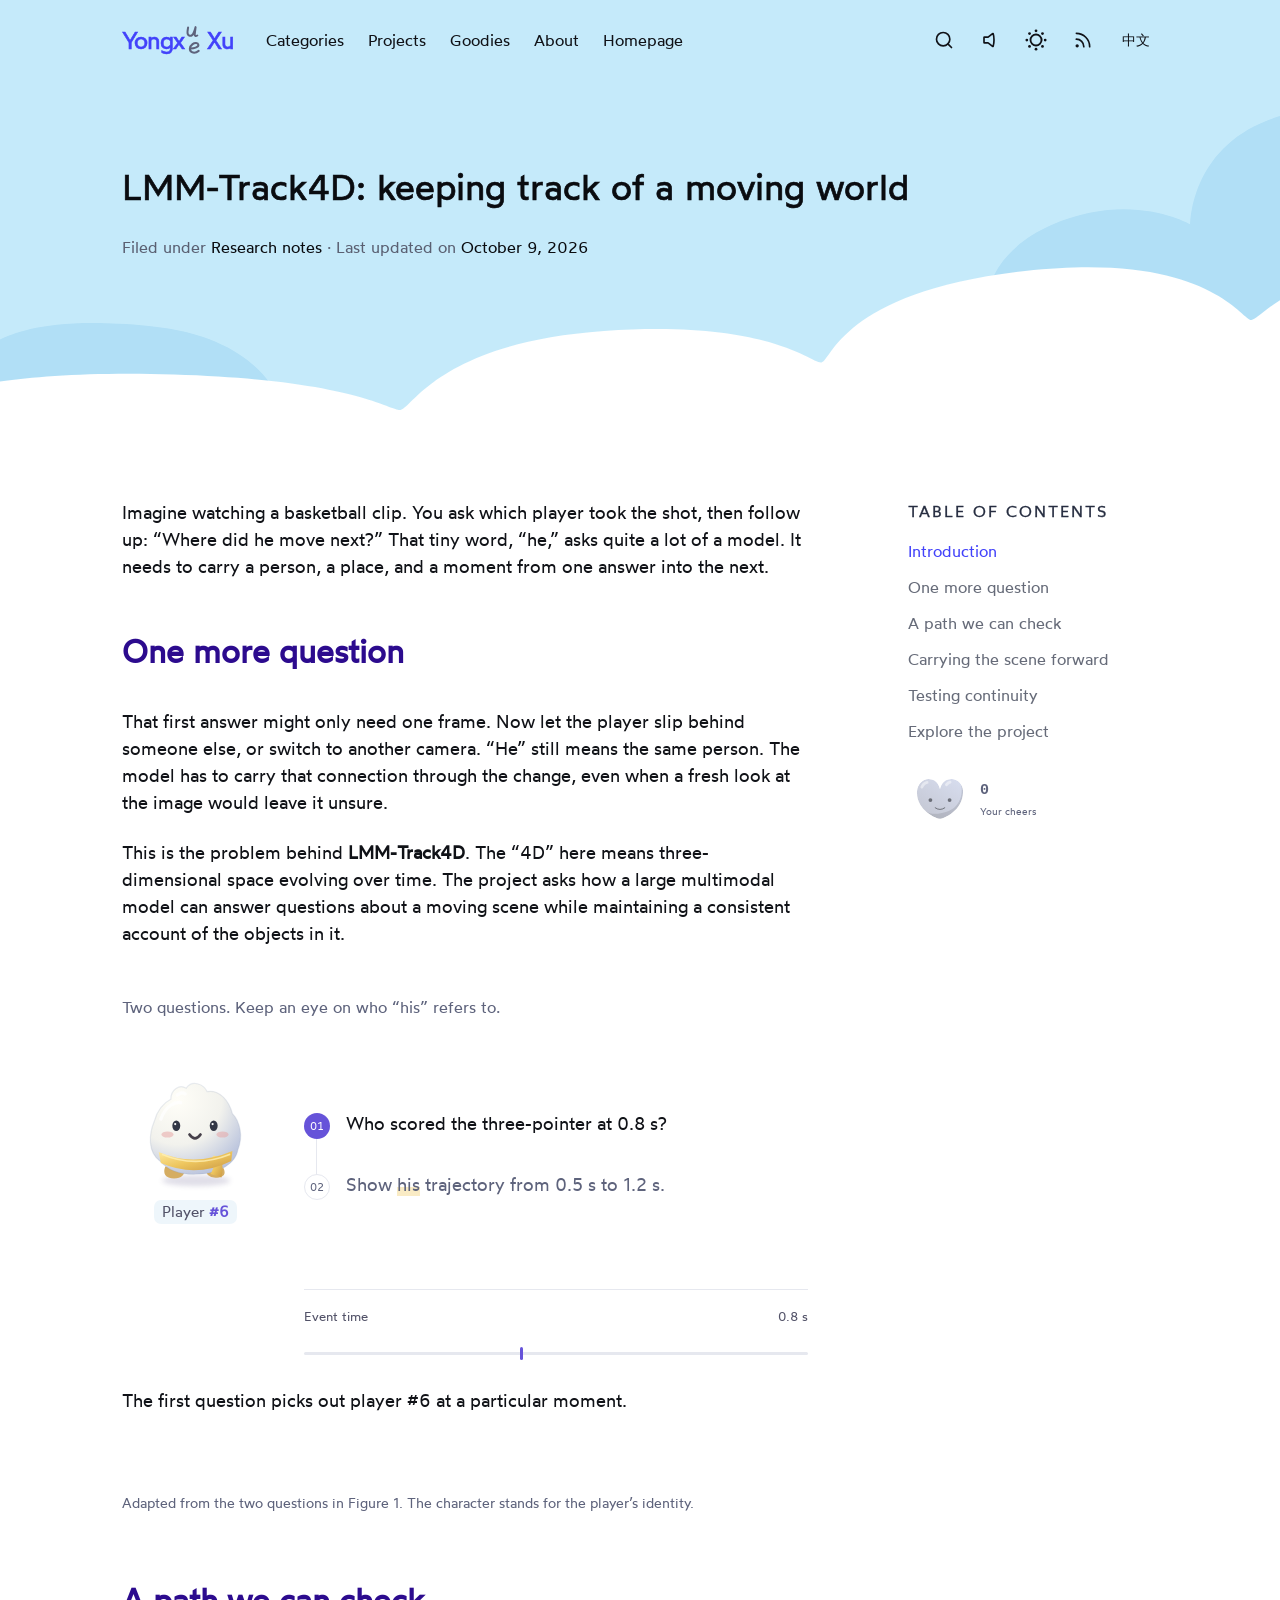
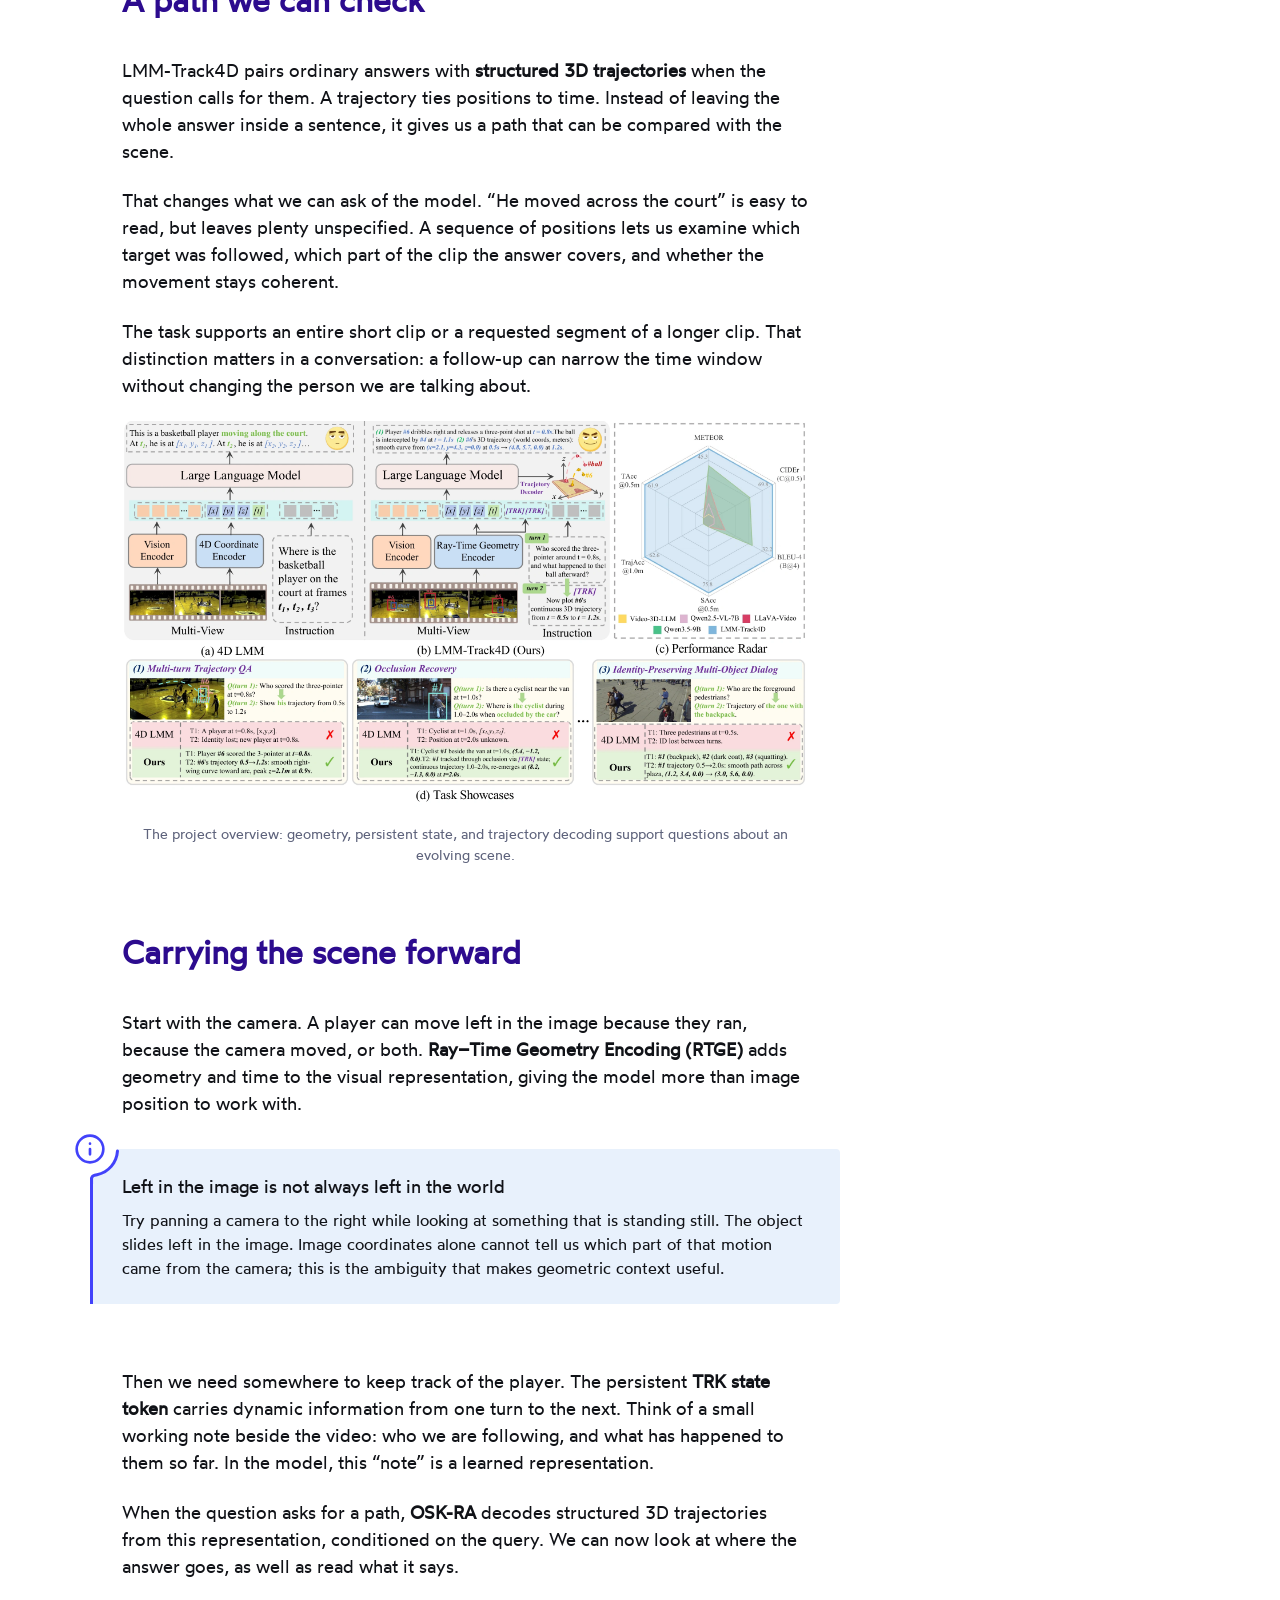
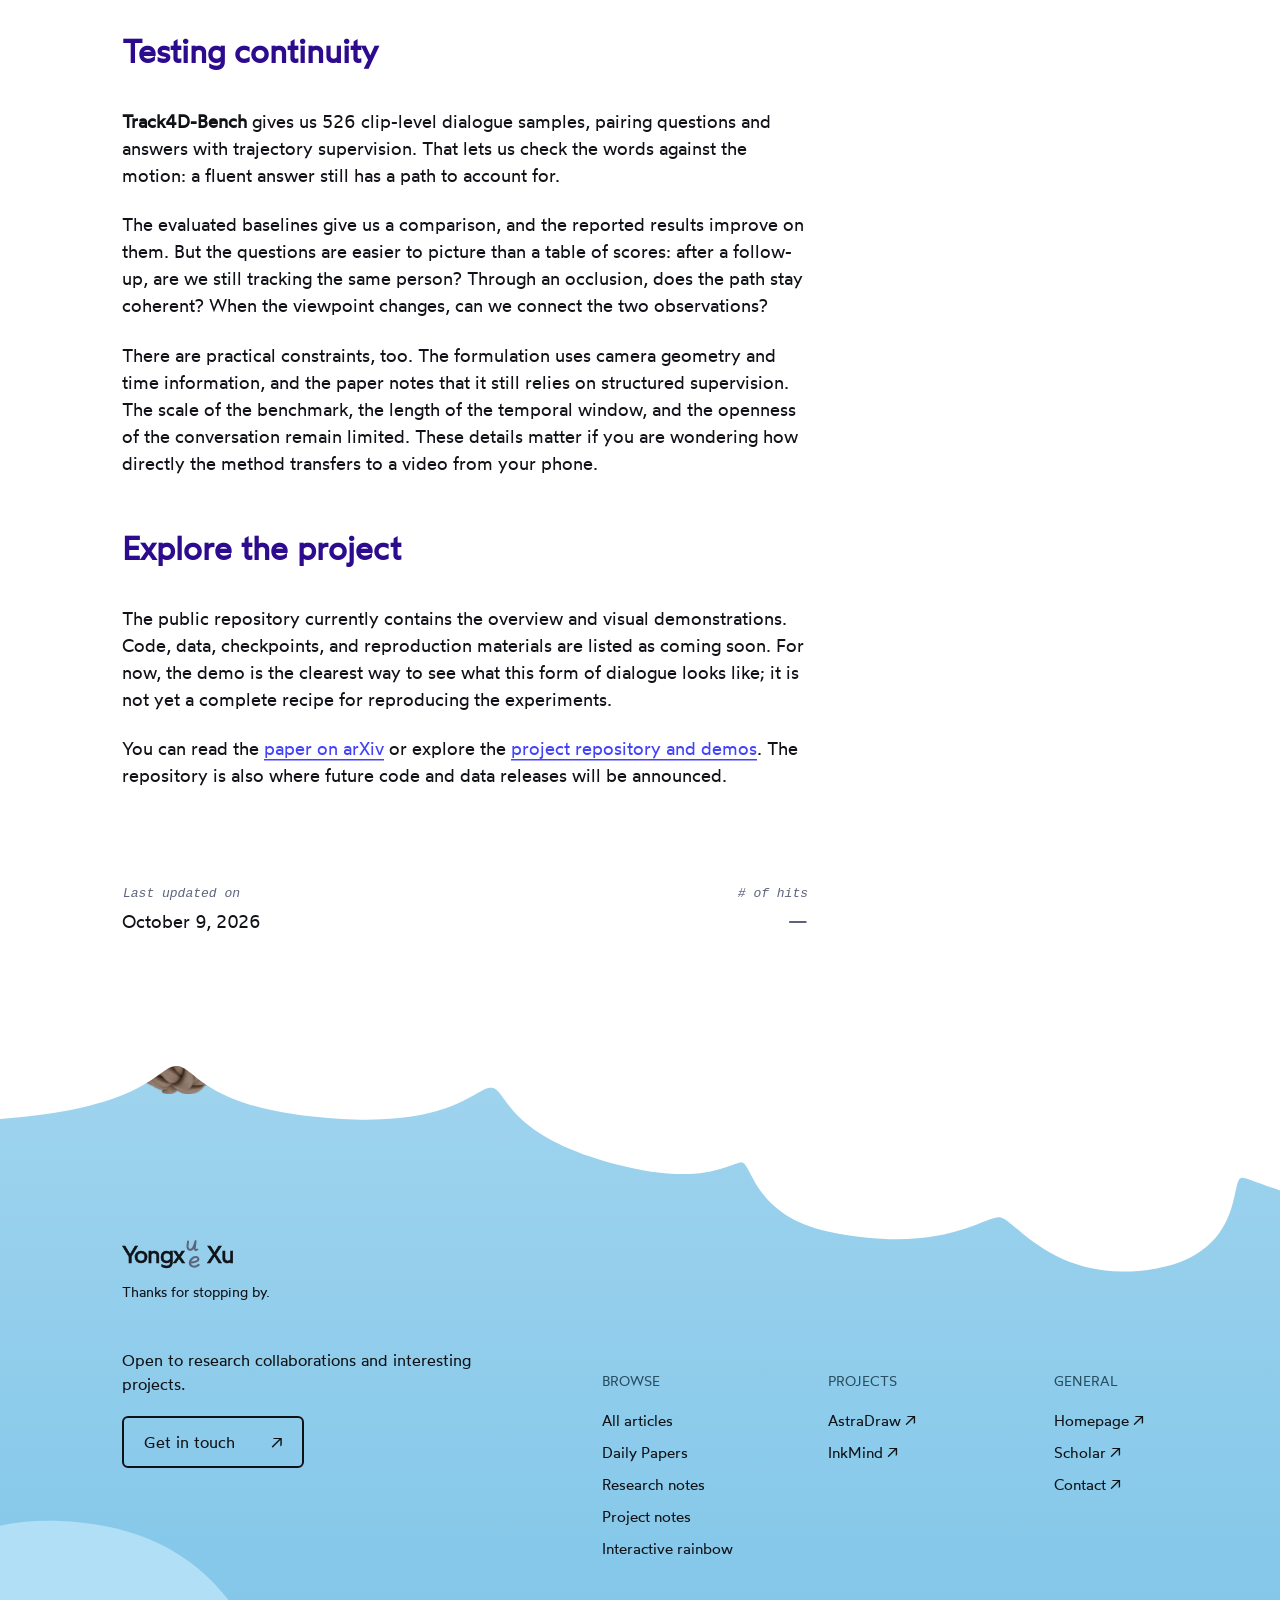
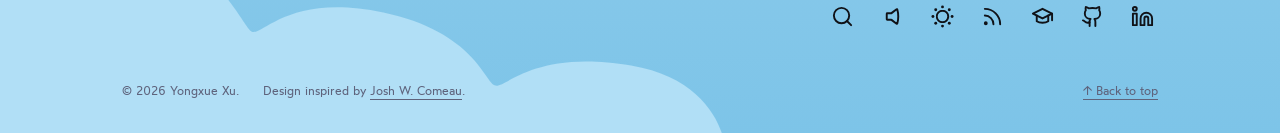
<file: blog/lmm-track4d/index.html>
<!doctype html>
<html lang="en"><head><meta charset="utf-8"><meta name="viewport" content="width=device-width,initial-scale=1"><title>LMM-Track4D: keeping track of a moving world - Blog</title><meta name="description" content="What happens when a video question becomes a conversation? Keeping track of the same person takes geometry, motion, and a little memory."><meta name="robots" content="noindex, follow"><meta name="theme-color" content="#ffffff"><script>(() => {
 let theme;
 try { theme = localStorage.getItem('academic-theme'); } catch {}
 if (theme !== 'light' && theme !== 'dark') theme = matchMedia('(prefers-color-scheme: dark)').matches ? 'dark' : 'light';
 document.documentElement.dataset.theme = theme;
 document.querySelector('meta[name="theme-color"]').content = theme === 'dark' ? '#1c1d20' : '#ffffff';
})();</script><script>if(performance.getEntriesByType('navigation')[0]?.type==='back_forward')document.documentElement.classList.add('article-arrival-restored');addEventListener('pagehide',()=>document.documentElement.classList.add('article-arrival-restored'));addEventListener('pageshow',event=>{if(event.persisted)document.documentElement.classList.add('article-arrival-restored')});</script><link rel="canonical" href="https://jerrysnow.me/blog/lmm-track4d/"><link rel="icon" href="data:,"><link rel="preload" href="/blog/fonts/wotfard-regular.woff2?v=c2abbd412fc5" as="font" type="font/woff2" crossorigin><link rel="stylesheet" href="/blog/blog.css?v=308c41fb3545"><link rel="stylesheet" href="/blog/icons.css?v=ea12366de164"><link rel="stylesheet" href="/blog/interactions.css?v=48648428bba0"><link rel="stylesheet" href="/blog/panel-motion.css?v=f6e79ca14c30"><link rel="stylesheet" href="/blog/navigation.css?v=359ce3f112be"><link rel="stylesheet" href="/blog/character.css?v=40e88186ac13"><link rel="stylesheet" href="/blog/character-details.css?v=2bdf0156736a"><script src="/blog/character-interaction.js?v=70761351ed7e" defer></script><link rel="stylesheet" href="/blog/footer.css?v=79daea4914ca"><link rel="stylesheet" href="/blog/identity.css?v=dd38e2857742"><link rel="stylesheet" href="/blog/article-components.css?v=2730246751bc"><link rel="stylesheet" href="/blog/research-scenes.css?v=dac17c675ec6"><link rel="stylesheet" href="/blog/track-scene.css?v=040179503195"><link rel="stylesheet" href="/blog/pos-scene.css?v=2b1e1f0c13e9"><link rel="stylesheet" href="/blog/reactions.css?v=8421b27d8550"><link rel="stylesheet" href="/blog/link-motion.css?v=eb699a6ab013"><link rel="stylesheet" href="/blog/article-meta.css?v=aee2e70439c1"><link rel="stylesheet" href="/blog/search-refine.css?v=677871f05381"><link rel="stylesheet" href="/blog/type-refine.css?v=e9ba472c1e7d"><link rel="stylesheet" href="/language-control.css?v=ee913818d95e"><script src="/language-control.js?v=cddb643d28ec" defer></script><script src="/blog/blog.js?v=fcf245952e29" defer></script><script src="/blog/reading.js?v=8371930f481e" defer></script><script src="/blog/research-scenes.js?v=ff529b68837d" defer></script><script src="/blog/track-scene.js?v=9be17534e829" defer></script><script src="/blog/pos-scene.js?v=4f4f8de9f750" defer></script><script src="/assets/vendor/howler.min.js?v=736c339444c8" defer></script><script src="/blog/tools.js?v=33eb9dd1e89d" defer></script><script src="/blog/icons.js?v=f47e2e5ebd80" defer></script><script src="/blog/interactions.js?v=b935df4c4863" defer></script><script src="/blog/panel-motion.js?v=184a9fdb4c69" defer></script><script src="/blog/navigation.js?v=bb3f966a4db1" defer></script><script src="/blog/reactions.js?v=2c4263b880e9" defer></script><script src="/blog/link-motion.js?v=6c645b166e83" defer></script><script src="/blog/article-meta.js?v=1c717c5bc2c6" defer></script><script src="/blog/page-hits.js?v=10e1ca2c6a20" defer></script><link rel="alternate" type="application/rss+xml" title="Yongxue Xu — Blog" href="/blog/feed.xml"></head><body id="top" class="blog-article"><a class="skip-link" href="#content">Skip to content</a><header class="site-header"><div class="blog-header"><a class="identity" href="/blog/" aria-label="Yongxue Xu — Blog"><span>Yongx</span><span class="name-monogram"><span class="name-monogram-text">ue</span><svg class="name-letter-u" width="16" height="14" viewBox="0 0 16 14" fill="none" aria-hidden="true" focusable="false"><path d="M3.1 2.5C2.7 4.6 2.1 7.4 2.8 9.2C3.4 10.9 5.5 11.4 7.1 10.1C9.1 8.5 9.8 4.9 10.6 2.1L9.7 9.4C9.6 10.8 10.6 11.5 12.3 10.5"/></svg><svg class="name-letter-e" width="16" height="14" viewBox="0 0 16 14" fill="none" aria-hidden="true" focusable="false"><path d="M3.2 7.4C6.4 7.6 11.8 6.2 11.4 3.8C11 1.5 7.7 1.5 5.6 3.1C2.2 5.7 1.9 9.6 4.9 11.1C7 12.2 9.5 11.6 11.7 9.9"/></svg></span><span>Xu</span></a><nav class="blog-nav" aria-label="Blog navigation"><div class="nav-disclosure"><button class="nav-trigger" type="button" data-nav-key="categories" aria-expanded="false" aria-controls="desktop-nav-panel-categories"><span data-en="Categories" data-zh="分类">Categories</span></button><div class="nav-panel" id="desktop-nav-panel-categories" hidden><a href="/blog/"><span data-en="All articles" data-zh="全部文章">All articles</span></a><a href="/daily/"><span data-en="Daily Papers" data-zh="每日论文">Daily Papers</span></a><a href="/blog/#research"><span data-en="Research notes" data-zh="研究笔记">Research notes</span></a><a href="/blog/#project-notes"><span data-en="Project notes" data-zh="项目笔记">Project notes</span></a></div></div><div class="nav-disclosure"><button class="nav-trigger" type="button" data-nav-key="projects" aria-expanded="false" aria-controls="desktop-nav-panel-projects"><span data-en="Projects" data-zh="项目">Projects</span></button><div class="nav-panel" id="desktop-nav-panel-projects" hidden><a href="https://github.com/IamJerryXu/AstraDraw" target="_blank" rel="noopener noreferrer">AstraDraw ↗</a><a href="https://inkmind-ai.com/" target="_blank" rel="noopener noreferrer">InkMind ↗</a></div></div><div class="nav-disclosure"><button class="nav-trigger" type="button" data-nav-key="goodies" aria-expanded="false" aria-controls="desktop-nav-panel-goodies"><span data-en="Goodies" data-zh="小玩意">Goodies</span></button><div class="nav-panel" id="desktop-nav-panel-goodies" hidden><a href="/blog/#rainbow" data-open-rainbow><span data-en="Interactive rainbow" data-zh="互动彩虹">Interactive rainbow</span></a><a href="/blog/feed.xml"><span data-en="RSS feed" data-zh="RSS 订阅">RSS feed</span></a></div></div><div class="nav-disclosure"><button class="nav-trigger" type="button" data-nav-key="about" aria-expanded="false" aria-controls="desktop-nav-panel-about"><span data-en="About" data-zh="关于">About</span></button><div class="nav-panel" id="desktop-nav-panel-about" hidden><p><span data-en="I’m Yongxue, an undergraduate at Sun Yat-sen University working on video generation and world models." data-zh="我是永雪，中山大学本科生，研究视频生成与世界模型。">I’m Yongxue, an undergraduate at Sun Yat-sen University working on video generation and world models.</span></p><a href="mailto:jiangjiangcheng753@gmail.com"><span data-en="Say hello" data-zh="联系我">Say hello</span> ↗</a></div></div><a class="nav-homepage" href="/"><span data-en="Homepage" data-zh="学术主页">Homepage</span></a></nav><div class="header-actions"><button class="icon-button" id="search-toggle" type="button" aria-label="Search" title="Search (⌘ K)" aria-haspopup="dialog" aria-controls="site-search" aria-expanded="false"><svg viewBox="0 0 24 24" fill="none" stroke="currentColor" stroke-width="1.7" stroke-linecap="round" stroke-linejoin="round" aria-hidden="true"><circle cx="10.5" cy="10.5" r="6.5"/><path d="m16 16 5 5"/></svg></button><button class="icon-button" id="sound-toggle" type="button" aria-label="Enable sounds" title="Enable sounds" aria-pressed="false"><svg viewBox="0 0 24 24" fill="none" stroke="currentColor" stroke-width="1.7" stroke-linecap="round" stroke-linejoin="round" aria-hidden="true"><path d="M11 4 6 8H3v8h3l5 4Z"/><path class="sound-waves" d="M15 8c2 2 2 6 0 8m3-11c4 4 4 10 0 14"/><path class="sound-off" d="m16 9 5 6m0-6-5 6"/></svg></button><button id="theme-toggle" type="button" aria-label="Switch to dark mode" title="Switch to dark mode"><svg class="theme-icon theme-icon--moon" viewBox="0 0 24 24" fill="none" stroke="currentColor" stroke-width="1.7" stroke-linecap="round" stroke-linejoin="round" aria-hidden="true"><path d="M20.9 13a9 9 0 0 1-9.9-9.9A9 9 0 1 0 20.9 13Z"/></svg><svg class="theme-icon theme-icon--sun" viewBox="0 0 24 24" fill="none" stroke="currentColor" stroke-width="1.7" stroke-linecap="round" aria-hidden="true"><circle cx="12" cy="12" r="4"/><path d="M12 2v2m0 16v2M2 12h2m16 0h2M4.93 4.93l1.42 1.42m11.3 11.3 1.42 1.42M4.93 19.07l1.42-1.42m11.3-11.3 1.42-1.42"/></svg></button><a class="icon-button social-tool" href="/blog/feed.xml" aria-label="RSS" title="RSS"><svg viewBox="0 0 24 24" fill="none" stroke="currentColor" stroke-width="1.7" stroke-linecap="round" stroke-linejoin="round" aria-hidden="true"><path d="M4 4a16 16 0 0 1 16 16M4 10a10 10 0 0 1 10 10"/><circle cx="5" cy="19" r="1" fill="currentColor"/></svg></a><button id="language" type="button" aria-label="切换到中文">中文</button><button class="menu-toggle" type="button" aria-label="Menu" aria-expanded="false" aria-controls="mobile-menu"><svg viewBox="0 0 24 24" fill="none" stroke="currentColor" stroke-width="2" aria-hidden="true"><path d="M4 7h16M4 12h16M4 17h16"/></svg></button></div></div><nav id="mobile-menu" hidden aria-label="Mobile navigation"><div class="nav-disclosure"><button class="nav-trigger" type="button" data-nav-key="categories" aria-expanded="false" aria-controls="mobile-nav-panel-categories"><span data-en="Categories" data-zh="分类">Categories</span></button><div class="nav-panel" id="mobile-nav-panel-categories" hidden><a href="/blog/"><span data-en="All articles" data-zh="全部文章">All articles</span></a><a href="/daily/"><span data-en="Daily Papers" data-zh="每日论文">Daily Papers</span></a><a href="/blog/#research"><span data-en="Research notes" data-zh="研究笔记">Research notes</span></a><a href="/blog/#project-notes"><span data-en="Project notes" data-zh="项目笔记">Project notes</span></a></div></div><div class="nav-disclosure"><button class="nav-trigger" type="button" data-nav-key="projects" aria-expanded="false" aria-controls="mobile-nav-panel-projects"><span data-en="Projects" data-zh="项目">Projects</span></button><div class="nav-panel" id="mobile-nav-panel-projects" hidden><a href="https://github.com/IamJerryXu/AstraDraw" target="_blank" rel="noopener noreferrer">AstraDraw ↗</a><a href="https://inkmind-ai.com/" target="_blank" rel="noopener noreferrer">InkMind ↗</a></div></div><div class="nav-disclosure"><button class="nav-trigger" type="button" data-nav-key="goodies" aria-expanded="false" aria-controls="mobile-nav-panel-goodies"><span data-en="Goodies" data-zh="小玩意">Goodies</span></button><div class="nav-panel" id="mobile-nav-panel-goodies" hidden><a href="/blog/#rainbow" data-open-rainbow><span data-en="Interactive rainbow" data-zh="互动彩虹">Interactive rainbow</span></a><a href="/blog/feed.xml"><span data-en="RSS feed" data-zh="RSS 订阅">RSS feed</span></a></div></div><div class="nav-disclosure"><button class="nav-trigger" type="button" data-nav-key="about" aria-expanded="false" aria-controls="mobile-nav-panel-about"><span data-en="About" data-zh="关于">About</span></button><div class="nav-panel" id="mobile-nav-panel-about" hidden><p><span data-en="I’m Yongxue, an undergraduate at Sun Yat-sen University working on video generation and world models." data-zh="我是永雪，中山大学本科生，研究视频生成与世界模型。">I’m Yongxue, an undergraduate at Sun Yat-sen University working on video generation and world models.</span></p><a href="mailto:jiangjiangcheng753@gmail.com"><span data-en="Say hello" data-zh="联系我">Say hello</span> ↗</a></div></div><a class="nav-homepage" href="/"><span data-en="Homepage" data-zh="学术主页">Homepage</span></a><div class="mobile-social-links"><a class="icon-button social-tool" href="/blog/feed.xml" aria-label="RSS" title="RSS"><svg viewBox="0 0 24 24" fill="none" stroke="currentColor" stroke-width="1.7" stroke-linecap="round" stroke-linejoin="round" aria-hidden="true"><path d="M4 4a16 16 0 0 1 16 16M4 10a10 10 0 0 1 10 10"/><circle cx="5" cy="19" r="1" fill="currentColor"/></svg></a><a class="icon-button social-tool" href="https://scholar.google.com/citations?user=8PtwUrkAAAAJ&amp;hl=en" aria-label="Google Scholar" title="Google Scholar"><svg viewBox="0 0 24 24" fill="none" stroke="currentColor" stroke-width="1.7" stroke-linecap="round" stroke-linejoin="round" aria-hidden="true"><path d="m2 9 10-5 10 5-10 5-10-5Z"/><path d="M6 11v6c4 3 8 3 12 0v-6M22 9v8"/></svg></a><a class="icon-button social-tool" href="https://github.com/IamJerryXu" aria-label="GitHub" title="GitHub"><svg viewBox="0 0 24 24" fill="none" stroke="currentColor" stroke-width="1.7" stroke-linecap="round" stroke-linejoin="round" aria-hidden="true"><path d="M9 21v-4c-4 1-4-2-6-2m15 6v-4c0-1-.3-1.6-.8-2 3-.3 5-1.5 5-5a4 4 0 0 0-1.2-3c.2-1 .2-2-.3-3-2-.3-3.2 1-3.2 1a12 12 0 0 0-7 0s-1.2-1.3-3.2-1C5.8 5 5.8 6 6 7a4 4 0 0 0-1.2 3c0 3.5 2 4.7 5 5-.5.4-.8 1-.8 2"/></svg></a><a class="icon-button social-tool" href="https://www.linkedin.com/in/%E6%B0%B8%E9%9B%AA-%E5%BE%90-6340a4415/" aria-label="LinkedIn" title="LinkedIn"><svg viewBox="0 0 24 24" fill="none" stroke="currentColor" stroke-width="1.7" stroke-linecap="round" stroke-linejoin="round" aria-hidden="true"><rect x="3" y="3" width="18" height="18" rx="2"/><path d="M7 10v7M7 7v.2M11 17v-7m0 3c0-4 6-4 6 0v4"/></svg></a></div></nav></header><dialog id="site-search" aria-labelledby="search-heading"><div class="search-heading"><h2 id="search-heading"><span data-en="Search" data-zh="搜索">Search</span></h2><button id="search-close" type="button" aria-label="Close search">×</button></div><label class="visually-hidden" for="site-search-input"><span data-en="Search this Blog" data-zh="搜索本博客">Search this Blog</span></label><div class="search-input-row"><span class="search-input-icon"><svg viewBox="0 0 24 24" fill="none" stroke="currentColor" stroke-width="1.7" stroke-linecap="round" stroke-linejoin="round" aria-hidden="true"><circle cx="10.5" cy="10.5" r="6.5"/><path d="m16 16 5 5"/></svg></span><input id="site-search-input" type="search" maxlength="150" autocomplete="off" placeholder="Search articles…" data-placeholder-en="Search articles…" data-placeholder-zh="搜索文章…"><button id="search-clear" type="button" aria-label="Clear search" hidden><svg viewBox="0 0 24 24" fill="none" stroke="currentColor" stroke-width="2" stroke-linecap="round" stroke-linejoin="round" aria-hidden="true"><path d="M19 6V20C19 21 18 22 17 22H7C6 22 5 21 5 20V6Z"/><path d="M10 11V17M14 11V17"/><g class="search-trash-lid"><path d="M3 6H21M8 6V4C8 3 9 2 10 2H14C15 2 16 3 16 4V6"/></g></svg></button></div><div id="search-results" aria-live="polite"></div><p id="search-empty" hidden><span data-en="No results. Try another keyword." data-zh="没有找到结果，试试其他关键词。">No results. Try another keyword.</span></p><p class="search-hint"><span data-en="Articles in this Blog" data-zh="搜索本博客文章">Articles in this Blog</span><kbd>Esc</kbd></p><div class="search-cloud"><svg viewBox="0 0 4113 146" fill="none" xmlns="http://www.w3.org/2000/svg" preserveAspectRatio="none" aria-hidden="true"><path d="M1825 113C1837.5 112 1874.5 145 2058.5 145.5C2242.5 146 2273 119.5 2288.5 119C2304 118.5 2312 140 2519.5 129.5C2727 119 2739.5 81.5 2748.5 82.5C2757.5 83.5 2821.5 105 2980.5 105C3139.5 105 3198 65 3211.5 61C3225 57 3230 91 3447.5 83.5C3665 76 3663 27.5 3675 29.5C3687 31.5 3710 76 3904 76C4098 76 4088 22 4098 19C4102.46 17.6626 4104.43 23.0822 4112.91 29.5V0.5H0.416992V28C24.7581 17.693 38.7983 8.78176 45.5013 9.5C59.5002 11 60.0014 72 226.501 72.5C393.001 73 432.003 19.5 440.502 18C449 16.5 474.502 77.5 669.002 85C863.502 92.5 889.003 56 902.502 56C916 56 937.002 92 1132.5 102.5C1328 113 1353 85 1363.5 85C1374 85 1391 124.5 1596 131.5C1801 138.5 1812.5 114 1825 113Z" fill="var(--bg)"/></svg>
</div></dialog><section class="article-hero"><div class="article-hero-inner"><h1 class="article-title"><span data-en="LMM-Track4D: keeping track of a moving world" data-zh="LMM-Track4D：跟上一个不断变化的世界">LMM-Track4D: keeping track of a moving world</span></h1><div class="article-meta"><span><span data-en="Filed under" data-zh="分类：">Filed under</span> <a href="/blog/"><span data-en="Research notes" data-zh="研究笔记">Research notes</span></a><span class="article-meta-separator" aria-hidden="true"> · </span></span><span><span data-en="Last updated on" data-zh="最后更新于">Last updated on</span> <time datetime="2026-10-09"><span data-en="October 9, 2026" data-zh="2026年10月9日">October 9, 2026</span></time></span></div></div><div class="article-cloud-window"><svg width="5120" height="357" viewBox="0 0 5120 357" fill="none" preserveAspectRatio="none" xmlns="http://www.w3.org/2000/svg" class="source-article-cloud" aria-hidden="true"><path fill="var(--cloud-far)" d="M2970.83 162.311c-80.18 35.471-73.69 108.447-47.7 124.208 26 15.762 93.47 40.054 93.47 40.054h1305s57.5 19.5 57.5-51-94.97-66.296-94.97-66.296 40.27-77.869-52.89-120.793c-93.16-42.924-146.42 13.009-146.42 13.009s-5.54-62.255-95.87-73.305c-90.33-11.05-137.76 48.38-137.76 48.38s-4.64-52.293-92.06-70.127c-87.42-17.834-162.6 40.045-162.6 40.045S3565.05-8.443 3454.48 1.38c-110.56 9.822-137.31 62.814-137.31 62.814s-51.15-37.036-129.29-7.003c-78.15 30.034-77.58 104.275-77.58 104.275s-59.3-34.626-139.47.845zM330 57.505c-98 9-132 69.5-132 69.5l-88 225.5h2094.5v-.5s-11-77-135.5-89-147 17-159.5 16.5-46-34-131-43.5-154.5 29.5-165 27-32-50-134.5-58-142 20-152 17.5-20-41-100.5-65-162.5 5.5-174 0-5.5-59-110.5-100-166.5 11-181 6.5-40.5-40.5-151.5-40-134.5 53-151.5 54-30-29.5-128-20.5z"></path><path fill="var(--bg)" d="M2741.5 299.5c10-1.428 20.5-71 203.5-91.5s216 49 226.5 49 56.5-74 240-49 189 86 199 84.5 49-63.5 226-71 207 63 216 63 71.5-55 243-27.5 181.5 74 195.5 73.5-8.5-102 199-139 247.5 30.5 262 30 85.5-103.5 245-58.5 0 194 0 194H-92s-72-149.5 0-177.5S1 208 12 208s42.5-98.5 250.5-100.5S511 206.5 518 208s97-68 269-34.5 194 134 203 138 88.5-24 256.5-12 186 47.5 192.5 47.5 50.5-66 204.5-65.5 193 51 202 52 68.5-27.5 248-22 215 35.5 226.5 35.5c11.5.001 38-67.142 204-79 166-11.857 207.5 32.929 217.5 31.5z"></path></svg></div></section><main class="article-main" id="content"><article class="article-body"><p class="article-intro" id="introduction"><span data-en="Imagine watching a basketball clip. You ask which player took the shot, then follow up: “Where did he move next?” That tiny word, “he,” asks quite a lot of a model. It needs to carry a person, a place, and a moment from one answer into the next." data-zh="想象你正在看一段篮球视频。你问谁刚才投了篮，又接着问：“他后来往哪儿走了？”一个很短的“他”，其实给模型出了道难题：上一轮说的是谁、当时在哪儿、后面发生了什么，都得接得上。">Imagine watching a basketball clip. You ask which player took the shot, then follow up: “Where did he move next?” That tiny word, “he,” asks quite a lot of a model. It needs to carry a person, a place, and a moment from one answer into the next.</span></p><h2 id="one-more-question"><a class="heading-anchor" href="#one-more-question" aria-label="Link to section"><svg viewBox="0 0 24 24" aria-hidden="true"><path d="M2 8h20"/><path d="M2 16h20"/><path d="M10 2 6 22"/><path d="M18 2 14 22"/></svg></a><span data-en="One more question" data-zh="再追问一句">One more question</span></h2><p><span data-en="That first answer might only need one frame. Now let the player slip behind someone else, or switch to another camera. “He” still means the same person. The model has to carry that connection through the change, even when a fresh look at the image would leave it unsure." data-zh="回答第一句，也许只需要看清一帧。接下来，让球员走到别人身后，或者把画面切到另一台相机。“他”指的仍然是刚才那个人。即使新的画面单独拿出来不太好认，模型也得把这条联系接住。">That first answer might only need one frame. Now let the player slip behind someone else, or switch to another camera. “He” still means the same person. The model has to carry that connection through the change, even when a fresh look at the image would leave it unsure.</span></p>
<p><span data-en="This is the problem behind &lt;strong&gt;LMM-Track4D&lt;/strong&gt;. The “4D” here means three-dimensional space evolving over time. The project asks how a large multimodal model can answer questions about a moving scene while maintaining a consistent account of the objects in it." data-zh="&lt;strong&gt;LMM-Track4D&lt;/strong&gt; 研究的就是这个问题。这里的“4D”指三维空间随时间发生的变化：当场景一直在动，模型能不能一边回答问题，一边持续记录其中物体的状态？">This is the problem behind <strong>LMM-Track4D</strong>. The “4D” here means three-dimensional space evolving over time. The project asks how a large multimodal model can answer questions about a moving scene while maintaining a consistent account of the objects in it.</span></p>
<section class="research-scene track-scene" aria-label="One player, two questions">
<p class="scene-instruction"><span data-en="Two questions. Keep an eye on who “his” refers to." data-zh="两个问题，留意第二问里的“他”指向谁。">Two questions. Keep an eye on who “his” refers to.</span></p>
<div class="track-conversation">
<div class="track-identity"><div class="track-character" data-mood="curious"><svg class="snow-character" viewBox="0 0 120 120" aria-hidden="true" focusable="false">
<defs>
<radialGradient id="follow-up-example-player-body" cx="30%" cy="18%" r="85%"><stop class="snow-light" offset="0" stop-color="#fffef8"/><stop class="snow-mid" offset=".58" stop-color="#f2f2ed"/><stop class="snow-shade" offset="1" stop-color="#bdc6de"/></radialGradient>
<linearGradient id="follow-up-example-player-scarf" x1="0" y1="0" x2="1" y2="1"><stop offset="0" stop-color="#ffeaa0"/><stop offset=".5" stop-color="#eec65e"/><stop offset="1" stop-color="#cb9944"/></linearGradient>
<filter id="follow-up-example-player-blur" x="-50%" y="-100%" width="200%" height="300%"><feGaussianBlur stdDeviation="2.2"/></filter>
</defs>
<ellipse class="snow-shadow" cx="61" cy="107" rx="31" ry="5" fill="#484079" opacity=".17" filter="url(#follow-up-example-player-blur)"/>
<g class="snow-core">
<path class="snow-foot" d="M33 94Q29 104 41 105Q51 105 51 95M69 95Q70 106 82 104Q90 102 85 94" fill="#d5ad62"/>
<path class="snow-body" d="M28 89C17 81 18 65 23 53C26 42 32 36 38 33C38 24 46 19 52 23C57 15 68 19 71 26C82 24 91 34 94 46C101 53 104 67 99 79C97 91 83 100 63 101C48 102 36 98 28 89Z" fill="url(#follow-up-example-player-body)" stroke="#8897b3" stroke-opacity=".18" stroke-width="1.1"/>
<path class="snow-highlight" d="M29 51C33 39 42 35 47 36M44 29Q48 26 51 28" fill="none" stroke="white" stroke-width="3" stroke-linecap="round" opacity=".75"/>
<path class="snow-scarf-tail" d="M77 84Q88 87 84 104L74 101Q80 91 73 89" fill="url(#follow-up-example-player-scarf)"/>
<path d="M27 81Q59 95 94 80L93 89Q61 105 29 91Z" fill="url(#follow-up-example-player-scarf)"/>
<path d="M30 83Q60 96 92 83" fill="none" stroke="#fff1b5" stroke-width="1.6" opacity=".8"/>
<g class="snow-look">
<g class="snow-eyes"><ellipse cx="43" cy="57" rx="3.6" ry="4.8" fill="#323746"/><ellipse cx="77" cy="57" rx="3.6" ry="4.8" fill="#323746"/><circle cx="42" cy="55.5" r="1" fill="white"/><circle cx="76" cy="55.5" r="1" fill="white"/></g>
<g class="snow-happy-eyes" fill="none" stroke="#323746" stroke-width="2.7" stroke-linecap="round"><path d="M39 57Q43 51 47 57M73 57Q77 51 81 57"/></g>
<g fill="#e7a1a1" opacity=".5"><ellipse cx="35" cy="65" rx="5.5" ry="2.8"/><ellipse cx="85" cy="65" rx="5.5" ry="2.8"/></g>
<path class="snow-mouth" d="M55 65Q60 72 65 65" fill="none" stroke="#46404a" stroke-width="2.5" stroke-linecap="round"/>
<ellipse class="snow-surprise" cx="60" cy="67" rx="3" ry="4" fill="#46404a"/>
</g></g></svg></div><span class="track-id"><span data-en="Player" data-zh="球员">Player</span> <strong>#6</strong></span><span class="track-identity-note"><span data-en="same target" data-zh="同一个目标">same target</span></span></div>
<ol class="track-questions"><li><button type="button" disabled class="track-question is-selected" data-turn="0" aria-pressed="true"><span class="track-question-number">01</span><span><span data-en="Who scored the three-pointer at 0.8 s?" data-zh="谁在 0.8 秒时投中了三分球？">Who scored the three-pointer at 0.8 s?</span></span></button></li><li><button type="button" disabled class="track-question" data-turn="1" aria-pressed="false"><span class="track-question-number">02</span><span><span data-en="Show &lt;em&gt;his&lt;/em&gt; trajectory from 0.5 s to 1.2 s." data-zh="画出&lt;em&gt;他&lt;/em&gt;从 0.5 秒到 1.2 秒的轨迹。">Show <em>his</em> trajectory from 0.5 s to 1.2 s.</span></span></button></li></ol>
</div>
<div class="track-request" aria-hidden="true"><div class="track-request-heading"><span class="track-request-label" data-en="Event time" data-zh="事件时刻">Event time</span><span class="track-request-value">0.8 s</span></div><div class="track-time-line"><div class="track-time-window"></div><span class="track-time-pin"></span><span class="track-time-start">0.5 s</span><span class="track-time-end">1.2 s</span></div></div>
<div class="track-explanation" aria-live="polite"><p data-turn-note="0"><span data-en="The first question picks out player #6 at a particular moment." data-zh="第一问用一个具体时刻，确定了图中的 6 号球员。">The first question picks out player #6 at a particular moment.</span></p><p data-turn-note="1" hidden><span data-en="The follow-up still refers to #6. What changes is the requested interval: 0.5–1.2 s. The target should carry over from the first answer." data-zh="追问中的“他”仍然是 6 号球员。变化的是要看的时间范围：0.5–1.2 秒。目标身份需要从上一轮保留下来。">The follow-up still refers to #6. What changes is the requested interval: 0.5–1.2 s. The target should carry over from the first answer.</span></p></div>
<p class="scene-caption"><span data-en="Adapted from the two questions in Figure 1. The character stands for the player’s identity." data-zh="根据论文图 1 的两轮问答改画；小雪团代指球员身份。">Adapted from the two questions in Figure 1. The character stands for the player’s identity.</span></p>
</section><h2 id="a-path-to-check"><a class="heading-anchor" href="#a-path-to-check" aria-label="Link to section"><svg viewBox="0 0 24 24" aria-hidden="true"><path d="M2 8h20"/><path d="M2 16h20"/><path d="M10 2 6 22"/><path d="M18 2 14 22"/></svg></a><span data-en="A path we can check" data-zh="让回答有一条可核对的路径">A path we can check</span></h2><p><span data-en="LMM-Track4D pairs ordinary answers with &lt;strong&gt;structured 3D trajectories&lt;/strong&gt; when the question calls for them. A trajectory ties positions to time. Instead of leaving the whole answer inside a sentence, it gives us a path that can be compared with the scene." data-zh="当问题需要时，LMM-Track4D 会在文字回答之外给出&lt;strong&gt;结构化的三维轨迹&lt;/strong&gt;。轨迹把位置和时间对应起来。这样，回答里就有了一条可以与实际场景核对的路径。">LMM-Track4D pairs ordinary answers with <strong>structured 3D trajectories</strong> when the question calls for them. A trajectory ties positions to time. Instead of leaving the whole answer inside a sentence, it gives us a path that can be compared with the scene.</span></p>
<p><span data-en="That changes what we can ask of the model. “He moved across the court” is easy to read, but leaves plenty unspecified. A sequence of positions lets us examine which target was followed, which part of the clip the answer covers, and whether the movement stays coherent." data-zh="这也改变了我们检查回答的方式。“他穿过了球场”很容易理解，却省略了不少信息。有了按时间排列的位置，才能进一步看清：跟踪的是哪个目标，回答覆盖了哪一段视频，前后的运动是否连贯。">That changes what we can ask of the model. “He moved across the court” is easy to read, but leaves plenty unspecified. A sequence of positions lets us examine which target was followed, which part of the clip the answer covers, and whether the movement stays coherent.</span></p>
<p><span data-en="The task supports an entire short clip or a requested segment of a longer clip. That distinction matters in a conversation: a follow-up can narrow the time window without changing the person we are talking about." data-zh="任务既支持整段短视频，也支持长视频中指定的一个片段。对连续对话来说，这个区别很实用：追问可以缩小时间范围，却不该把讨论的对象也一起弄丢。">The task supports an entire short clip or a requested segment of a longer clip. That distinction matters in a conversation: a follow-up can narrow the time window without changing the person we are talking about.</span></p>
<figure class="article-figure"><a href="/assets/img/publication_preview/lmm-track4d-figure1-full.webp?v=1e104b85ba47" target="_blank" rel="noopener noreferrer"><img src="/assets/img/publication_preview/lmm-track4d-figure1-full.webp?v=1e104b85ba47" alt="LMM-Track4D overview showing geometry encoding, persistent tracking state, trajectory decoding, and examples of multi-turn tracking, occlusion, and identity continuity." data-alt-en="LMM-Track4D overview showing geometry encoding, persistent tracking state, trajectory decoding, and examples of multi-turn tracking, occlusion, and identity continuity." data-alt-zh="LMM-Track4D 总览，展示几何编码、持续跟踪状态、轨迹解码，以及多轮追踪、遮挡和身份连续性的任务示例。" width="2400" height="1350" loading="lazy" decoding="async"></a><figcaption><span data-en="The project overview: geometry, persistent state, and trajectory decoding support questions about an evolving scene." data-zh="项目总览：通过几何信息、持续状态与轨迹解码，回答有关动态场景的问题。">The project overview: geometry, persistent state, and trajectory decoding support questions about an evolving scene.</span></figcaption></figure><h2 id="carrying-state"><a class="heading-anchor" href="#carrying-state" aria-label="Link to section"><svg viewBox="0 0 24 24" aria-hidden="true"><path d="M2 8h20"/><path d="M2 16h20"/><path d="M10 2 6 22"/><path d="M18 2 14 22"/></svg></a><span data-en="Carrying the scene forward" data-zh="把场景状态接着传下去">Carrying the scene forward</span></h2><p><span data-en="Start with the camera. A player can move left in the image because they ran, because the camera moved, or both. &lt;strong&gt;Ray–Time Geometry Encoding (RTGE)&lt;/strong&gt; adds geometry and time to the visual representation, giving the model more than image position to work with." data-zh="先看相机。一名球员在画面里向左移动，可能是他跑了，也可能是相机动了，或者两者都在动。&lt;strong&gt;Ray–Time Geometry Encoding（RTGE）&lt;/strong&gt;把几何与时间信息加入视觉表示，让模型判断运动时，多一些画面位置之外的依据。">Start with the camera. A player can move left in the image because they ran, because the camera moved, or both. <strong>Ray–Time Geometry Encoding (RTGE)</strong> adds geometry and time to the visual representation, giving the model more than image position to work with.</span></p>
<aside class="article-note"><strong><span data-en="Left in the image is not always left in the world" data-zh="画面向左，不一定是人向左">Left in the image is not always left in the world</span></strong><p><span data-en="Try panning a camera to the right while looking at something that is standing still. The object slides left in the image. Image coordinates alone cannot tell us which part of that motion came from the camera; this is the ambiguity that makes geometric context useful." data-zh="试着对准一个静止的物体，再把相机向右转。物体在画面里会向左滑。只看画面坐标，无法分清这段变化有多少来自相机；几何信息提供的正是这类判断所需的上下文。">Try panning a camera to the right while looking at something that is standing still. The object slides left in the image. Image coordinates alone cannot tell us which part of that motion came from the camera; this is the ambiguity that makes geometric context useful.</span></p></aside>
<p><span data-en="Then we need somewhere to keep track of the player. The persistent &lt;strong&gt;TRK state token&lt;/strong&gt; carries dynamic information from one turn to the next. Think of a small working note beside the video: who we are following, and what has happened to them so far. In the model, this “note” is a learned representation." data-zh="接下来，还得有个地方记住这名球员。持续传递的 &lt;strong&gt;TRK 状态 token&lt;/strong&gt; 负责把动态信息从上一轮带到下一轮。可以想象看视频时，手边放着一张小便笺：我们在跟谁，刚才发生了什么。在模型里，这张“便笺”是一组学习得到的表示。">Then we need somewhere to keep track of the player. The persistent <strong>TRK state token</strong> carries dynamic information from one turn to the next. Think of a small working note beside the video: who we are following, and what has happened to them so far. In the model, this “note” is a learned representation.</span></p>
<p><span data-en="When the question asks for a path, &lt;strong&gt;OSK-RA&lt;/strong&gt; decodes structured 3D trajectories from this representation, conditioned on the query. We can now look at where the answer goes, as well as read what it says." data-zh="当问题需要一条运动路径时，&lt;strong&gt;OSK-RA&lt;/strong&gt; 会根据问题，从这些表示中解码出结构化三维轨迹。于是，除了读回答，我们还能看看它指向的路径。">When the question asks for a path, <strong>OSK-RA</strong> decodes structured 3D trajectories from this representation, conditioned on the query. We can now look at where the answer goes, as well as read what it says.</span></p><h2 id="testing-continuity"><a class="heading-anchor" href="#testing-continuity" aria-label="Link to section"><svg viewBox="0 0 24 24" aria-hidden="true"><path d="M2 8h20"/><path d="M2 16h20"/><path d="M10 2 6 22"/><path d="M18 2 14 22"/></svg></a><span data-en="Testing continuity" data-zh="怎样检查它有没有跟丢">Testing continuity</span></h2><p><span data-en="&lt;strong&gt;Track4D-Bench&lt;/strong&gt; gives us 526 clip-level dialogue samples, pairing questions and answers with trajectory supervision. That lets us check the words against the motion: a fluent answer still has a path to account for." data-zh="&lt;strong&gt;Track4D-Bench&lt;/strong&gt; 包含 526 个视频片段级对话样本，把问答和轨迹监督放在一起。这样，文字可以和运动对照着看：回答再流畅，也得交代清楚那条路径。"><strong>Track4D-Bench</strong> gives us 526 clip-level dialogue samples, pairing questions and answers with trajectory supervision. That lets us check the words against the motion: a fluent answer still has a path to account for.</span></p>
<p><span data-en="The evaluated baselines give us a comparison, and the reported results improve on them. But the questions are easier to picture than a table of scores: after a follow-up, are we still tracking the same person? Through an occlusion, does the path stay coherent? When the viewpoint changes, can we connect the two observations?" data-zh="论文报告了相对所评测基线的改进。不过，比起一张分数表，这几个问题更容易让人抓住重点：追问以后，跟的还是同一个人吗？经过遮挡，路径还连得上吗？换了视角，两次观察还能对应起来吗？">The evaluated baselines give us a comparison, and the reported results improve on them. But the questions are easier to picture than a table of scores: after a follow-up, are we still tracking the same person? Through an occlusion, does the path stay coherent? When the viewpoint changes, can we connect the two observations?</span></p>
<p><span data-en="There are practical constraints, too. The formulation uses camera geometry and time information, and the paper notes that it still relies on structured supervision. The scale of the benchmark, the length of the temporal window, and the openness of the conversation remain limited. These details matter if you are wondering how directly the method transfers to a video from your phone." data-zh="实际使用还有一些条件。方法需要相机几何与时间信息，论文也明确指出，当前设定仍依赖结构化监督，数据规模、时间跨度和对话的开放程度都有局限。如果你在想能不能直接拿一段手机视频来用，这些条件就很关键。">There are practical constraints, too. The formulation uses camera geometry and time information, and the paper notes that it still relies on structured supervision. The scale of the benchmark, the length of the temporal window, and the openness of the conversation remain limited. These details matter if you are wondering how directly the method transfers to a video from your phone.</span></p><h2 id="explore-the-project"><a class="heading-anchor" href="#explore-the-project" aria-label="Link to section"><svg viewBox="0 0 24 24" aria-hidden="true"><path d="M2 8h20"/><path d="M2 16h20"/><path d="M10 2 6 22"/><path d="M18 2 14 22"/></svg></a><span data-en="Explore the project" data-zh="继续看看项目">Explore the project</span></h2><p><span data-en="The public repository currently contains the overview and visual demonstrations. Code, data, checkpoints, and reproduction materials are listed as coming soon. For now, the demo is the clearest way to see what this form of dialogue looks like; it is not yet a complete recipe for reproducing the experiments." data-zh="公开仓库目前提供项目介绍与可视化演示，代码、数据、模型权重和复现材料仍标注为待发布。现阶段，演示能帮助理解这种对话长什么样，但还不足以让读者完整复现实验。">The public repository currently contains the overview and visual demonstrations. Code, data, checkpoints, and reproduction materials are listed as coming soon. For now, the demo is the clearest way to see what this form of dialogue looks like; it is not yet a complete recipe for reproducing the experiments.</span></p>
<p><span data-en="You can read the &lt;a href=&quot;https://arxiv.org/abs/2605.19390&quot; target=&quot;_blank&quot; rel=&quot;noopener noreferrer&quot;&gt;paper on arXiv&lt;/a&gt; or explore the &lt;a href=&quot;https://github.com/mikubaka88/LMM-Track4D&quot; target=&quot;_blank&quot; rel=&quot;noopener noreferrer&quot;&gt;project repository and demos&lt;/a&gt;. The repository is also where future code and data releases will be announced." data-zh="可以阅读 &lt;a href=&quot;https://arxiv.org/abs/2605.19390&quot; target=&quot;_blank&quot; rel=&quot;noopener noreferrer&quot;&gt;arXiv 论文&lt;/a&gt;，或到 &lt;a href=&quot;https://github.com/mikubaka88/LMM-Track4D&quot; target=&quot;_blank&quot; rel=&quot;noopener noreferrer&quot;&gt;项目仓库查看介绍与演示&lt;/a&gt;。后续代码和数据的发布信息也以仓库为准。">You can read the <a href="https://arxiv.org/abs/2605.19390" target="_blank" rel="noopener noreferrer">paper on arXiv</a> or explore the <a href="https://github.com/mikubaka88/LMM-Track4D" target="_blank" rel="noopener noreferrer">project repository and demos</a>. The repository is also where future code and data releases will be announced.</span></p>
<div class="article-end-meta">
<div class="article-updated"><h3 class="article-meta-label"><span data-en="Last updated on" data-zh="最后更新于">Last updated on</span></h3><time class="article-updated-date" datetime="2026-10-09"><span data-en="October 9, 2026" data-zh="2026年10月9日">October 9, 2026</span></time></div>
<div class="article-hit-meta"><h3 class="article-meta-label"><span data-en="# of hits" data-zh="访问次数"># of hits</span></h3><div class="article-hit-slot" data-hits=""></div></div>
</div>
<div class="article-reactions article-reactions--mobile" data-reaction-key="lmm-track4d"></div>
</article>
<aside class="article-sidebar">
<nav class="article-toc" aria-label="On this page">
<h2><span data-en="TABLE OF CONTENTS" data-zh="本文目录">TABLE OF CONTENTS</span></h2><a href="#introduction"><span data-en="Introduction" data-zh="引言">Introduction</span></a><a href="#one-more-question"><span data-en="One more question" data-zh="再追问一句">One more question</span></a><a href="#a-path-to-check"><span data-en="A path we can check" data-zh="让回答有一条可核对的路径">A path we can check</span></a><a href="#carrying-state"><span data-en="Carrying the scene forward" data-zh="把场景状态接着传下去">Carrying the scene forward</span></a><a href="#testing-continuity"><span data-en="Testing continuity" data-zh="怎样检查它有没有跟丢">Testing continuity</span></a><a href="#explore-the-project"><span data-en="Explore the project" data-zh="继续看看项目">Explore the project</span></a><div class="article-reactions article-reactions--desktop" data-reaction-key="lmm-track4d"></div></nav>
</aside></main><footer class="site-footer">
<div class="footer-peek" aria-hidden="true"><span class="character-layer character-layer--day"><img class="character-base" src="/assets/character-hazelnut-day-v1.webp?v=f6584b462345" alt="" width="397" height="720" decoding="async" draggable="false"><img class="character-expression" src="/assets/blog-character-white-glasses-happy-v2.webp?v=6861f7c022a5" alt="" width="397" height="720" decoding="async" draggable="false"></span><span class="character-layer character-layer--night"><img class="character-base" src="/assets/character-hazelnut-night-v1.webp?v=2088edacc559" alt="" width="397" height="720" decoding="async" draggable="false"><img class="character-expression" src="/assets/blog-character-white-glasses-night-happy-v2.webp?v=daa34a20d571" alt="" width="397" height="720" decoding="async" draggable="false"></span><span class="character-stitch" aria-hidden="true"><svg class="character-stitch-art" viewBox="0 0 397 720" fill="none" preserveAspectRatio="xMidYMid meet" aria-hidden="true" focusable="false"><svg x="163" y="371" width="71" height="64" viewBox="0 0 64 58" fill="none">
<g stroke-linecap="round" stroke-linejoin="round">
<circle class="stitch-brown" cx="15" cy="16" r="12"/><circle class="stitch-brown" cx="49" cy="16" r="12"/>
<circle class="stitch-cream" cx="15" cy="16" r="7.5"/><circle class="stitch-cream" cx="49" cy="16" r="7.5"/>
<path class="stitch-brown" d="M16 30C16 20 22 14 32 14C42 14 48 20 48 30C48 41 41 50 32 53C23 50 16 41 16 30Z"/>
<path class="stitch-thread" d="M18.5 30C18.5 21.5 23.8 16.5 32 16.5C40.2 16.5 45.5 21.5 45.5 30C45.5 39.5 39.5 47 32 50.3C24.5 47 18.5 39.5 18.5 30Z"/>
<path class="stitch-cream" d="M22 38C24 34 28 35 32 38C36 35 40 34 42 38C44 44 37 49 32 49C27 49 20 44 22 38Z"/>
<path class="stitch-eye" d="M25 29V31M39 29V31"/>
<path class="stitch-nose" d="M29.5 38.5Q32 37 34.5 38.5Q34 42 32 42Q30 42 29.5 38.5Z"/>
</g></svg></svg></span></div>
<div class="footer-cloud-window"><svg width="320rem" height="15.625rem" viewBox="0 0 5120 337" fill="none" preserveAspectRatio="none" xmlns="http://www.w3.org/2000/svg" class="footer-cloud" aria-hidden="true"><path d="M2262 93C2122.5 82.5987 2116 21.5 2096.5 21.5C2077 21.5 2070.5 77.5238 1920.5 93C1794.5 106 1786 62 1771.5 63.5C1757 65 1687 155.5 1580 142C1473 128.5 1446.5 90 1435 93C1423.5 96 1448.03 199.005 1340 214C1181.5 236 1155.5 142 1144 142C1132.5 142 1105.5 269 946.5 236C787.5 203 799 115 784 114.5C769 114 732.5 162 544 158C382 154.562 352.5 81 341 84.5C329.5 88 358 269 168 326C-22 383 -75.5 180 -75.5 180V0.5H5189.5L5193.5 46C5193.5 46 5200 94 5069.5 100.5C4939 107 4923.5 21.5 4906.5 21.5C4889.5 21.5 4870 35 4835 93.5C4800 152 4765.5 169.5 4643.5 173.5C4521.5 177.5 4436.5 69 4425.5 76.5C4414.5 84 4413.5 212 4235 222C4056.5 232 4045.5 92 4033.5 89C4021.5 86 3968.5 169.5 3823.5 172.5C3678.5 175.5 3573.5 104 3562.5 106.5C3551.5 109 3553.5 167.5 3396 201C3238.5 234.5 3171.5 168.5 3161 172.5C3150.5 176.5 3164 273 3076.5 294.5C2975.99 319.197 2935 228 2920 225.5C2905 223 2862 276.955 2749 245C2671.4 223.057 2672.5 149 2660.5 151.5C2648.5 154 2622.5 181.04 2548.5 158C2425 119.548 2427.5 53.5 2412 51C2396.5 48.5 2376 101.5 2262 93Z" fill="var(--bg)"></path></svg></div><svg viewBox="0 0 1557 213" width="1590" height="213" fill="none" xmlns="http://www.w3.org/2000/svg" preserveAspectRatio="none" class="footer-lower-cloud" aria-hidden="true"><path d="M1331 165.5C1320.5 162.5 1311 112 1221.5 92.4999C1132 72.9999 1104.5 114 1093.5 112C1082.5 110 1052 6.04351 903.5 1.00011C771 -3.49989 732.5 90 722.5 92.4999C712.5 94.9998 647.5 54.0001 535.5 73.9999C423.5 93.9997 421.5 165.5 411.5 165.5C401.5 165.5 359 58.5001 203.5 49.4999C48 40.4998 0.5 136 0.5 209.5C0.5 283 62.5 309.5 62.5 309.5H100.5L1556.5 304.5V232.5C1556.5 215.5 1542.5 159.009 1464 145.5C1368.81 129.118 1341.5 168.5 1331 165.5Z"></path></svg>
<div class="footer-inner">
<div class="footer-identity"><a class="identity" href="/blog/" aria-label="Yongxue Xu — Blog"><span>Yongx</span><span class="name-monogram"><span class="name-monogram-text">ue</span><svg class="name-letter-u" width="16" height="14" viewBox="0 0 16 14" fill="none" aria-hidden="true" focusable="false"><path d="M3.1 2.5C2.7 4.6 2.1 7.4 2.8 9.2C3.4 10.9 5.5 11.4 7.1 10.1C9.1 8.5 9.8 4.9 10.6 2.1L9.7 9.4C9.6 10.8 10.6 11.5 12.3 10.5"/></svg><svg class="name-letter-e" width="16" height="14" viewBox="0 0 16 14" fill="none" aria-hidden="true" focusable="false"><path d="M3.2 7.4C6.4 7.6 11.8 6.2 11.4 3.8C11 1.5 7.7 1.5 5.6 3.1C2.2 5.7 1.9 9.6 4.9 11.1C7 12.2 9.5 11.6 11.7 9.9"/></svg></span><span>Xu</span></a>
<p class="footer-greeting"><span data-en="Thanks for stopping by." data-zh="谢谢你来逛逛。">Thanks for stopping by.</span></p>
<div class="footer-follow"><p><span data-en="Open to research collaborations and interesting projects." data-zh="欢迎交流科研合作和有趣的项目。">Open to research collaborations and interesting projects.</span></p><a class="footer-subscribe" href="mailto:jiangjiangcheng753@gmail.com"><span data-en="Get in touch" data-zh="联系我">Get in touch</span> <span aria-hidden="true">↗</span></a></div></div>
<div class="footer-directory"><div class="footer-columns">
<section><h2><span data-en="Browse" data-zh="内容">Browse</span></h2><a href="/blog/"><span data-en="All articles" data-zh="全部文章">All articles</span></a><a href="/daily/"><span data-en="Daily Papers" data-zh="每日论文">Daily Papers</span></a><a href="/blog/#research"><span data-en="Research notes" data-zh="研究笔记">Research notes</span></a><a href="/blog/astradraw/"><span data-en="Project notes" data-zh="项目笔记">Project notes</span></a><a href="/blog/#rainbow" data-open-rainbow><span data-en="Interactive rainbow" data-zh="互动彩虹">Interactive rainbow</span></a></section>
<section><h2><span data-en="Projects" data-zh="项目">Projects</span></h2><a href="https://github.com/IamJerryXu/AstraDraw" target="_blank" rel="noopener noreferrer">AstraDraw ↗</a><a href="https://inkmind-ai.com/" target="_blank" rel="noopener noreferrer">InkMind ↗</a></section>
<section><h2><span data-en="General" data-zh="更多">General</span></h2><a href="/"><span data-en="Homepage" data-zh="学术主页">Homepage</span> ↗</a><a href="https://scholar.google.com/citations?user=8PtwUrkAAAAJ&amp;hl=en">Scholar ↗</a><a href="mailto:jiangjiangcheng753@gmail.com"><span data-en="Contact" data-zh="联系我">Contact</span> ↗</a></section>
</div><div class="footer-social-links"><button class="icon-button" type="button" data-toolbar-action="search" aria-label="Search"></button><button class="icon-button" type="button" data-toolbar-action="sound" aria-label="Enable sounds"></button><button class="icon-button" type="button" data-toolbar-action="theme" aria-label="Change theme"></button><a class="icon-button social-tool" href="/blog/feed.xml" aria-label="RSS" title="RSS"><svg viewBox="0 0 24 24" fill="none" stroke="currentColor" stroke-width="1.7" stroke-linecap="round" stroke-linejoin="round" aria-hidden="true"><path d="M4 4a16 16 0 0 1 16 16M4 10a10 10 0 0 1 10 10"/><circle cx="5" cy="19" r="1" fill="currentColor"/></svg></a><a class="icon-button social-tool" href="https://scholar.google.com/citations?user=8PtwUrkAAAAJ&amp;hl=en" aria-label="Google Scholar" title="Google Scholar"><svg viewBox="0 0 24 24" fill="none" stroke="currentColor" stroke-width="1.7" stroke-linecap="round" stroke-linejoin="round" aria-hidden="true"><path d="m2 9 10-5 10 5-10 5-10-5Z"/><path d="M6 11v6c4 3 8 3 12 0v-6M22 9v8"/></svg></a><a class="icon-button social-tool" href="https://github.com/IamJerryXu" aria-label="GitHub" title="GitHub"><svg viewBox="0 0 24 24" fill="none" stroke="currentColor" stroke-width="1.7" stroke-linecap="round" stroke-linejoin="round" aria-hidden="true"><path d="M9 21v-4c-4 1-4-2-6-2m15 6v-4c0-1-.3-1.6-.8-2 3-.3 5-1.5 5-5a4 4 0 0 0-1.2-3c.2-1 .2-2-.3-3-2-.3-3.2 1-3.2 1a12 12 0 0 0-7 0s-1.2-1.3-3.2-1C5.8 5 5.8 6 6 7a4 4 0 0 0-1.2 3c0 3.5 2 4.7 5 5-.5.4-.8 1-.8 2"/></svg></a><a class="icon-button social-tool" href="https://www.linkedin.com/in/%E6%B0%B8%E9%9B%AA-%E5%BE%90-6340a4415/" aria-label="LinkedIn" title="LinkedIn"><svg viewBox="0 0 24 24" fill="none" stroke="currentColor" stroke-width="1.7" stroke-linecap="round" stroke-linejoin="round" aria-hidden="true"><rect x="3" y="3" width="18" height="18" rx="2"/><path d="M7 10v7M7 7v.2M11 17v-7m0 3c0-4 6-4 6 0v4"/></svg></a></div></div></div>
<div class="footer-credit"><span>© 2026 Yongxue Xu.</span><span><span data-en="Design inspired by" data-zh="设计参考">Design inspired by</span> <a href="https://www.joshwcomeau.com/" target="_blank" rel="noopener noreferrer">Josh W. Comeau</a>.</span><a class="back-to-top" href="#top">↑ <span data-en="Back to top" data-zh="回到顶部">Back to top</span></a></div></footer></body></html>
</file>
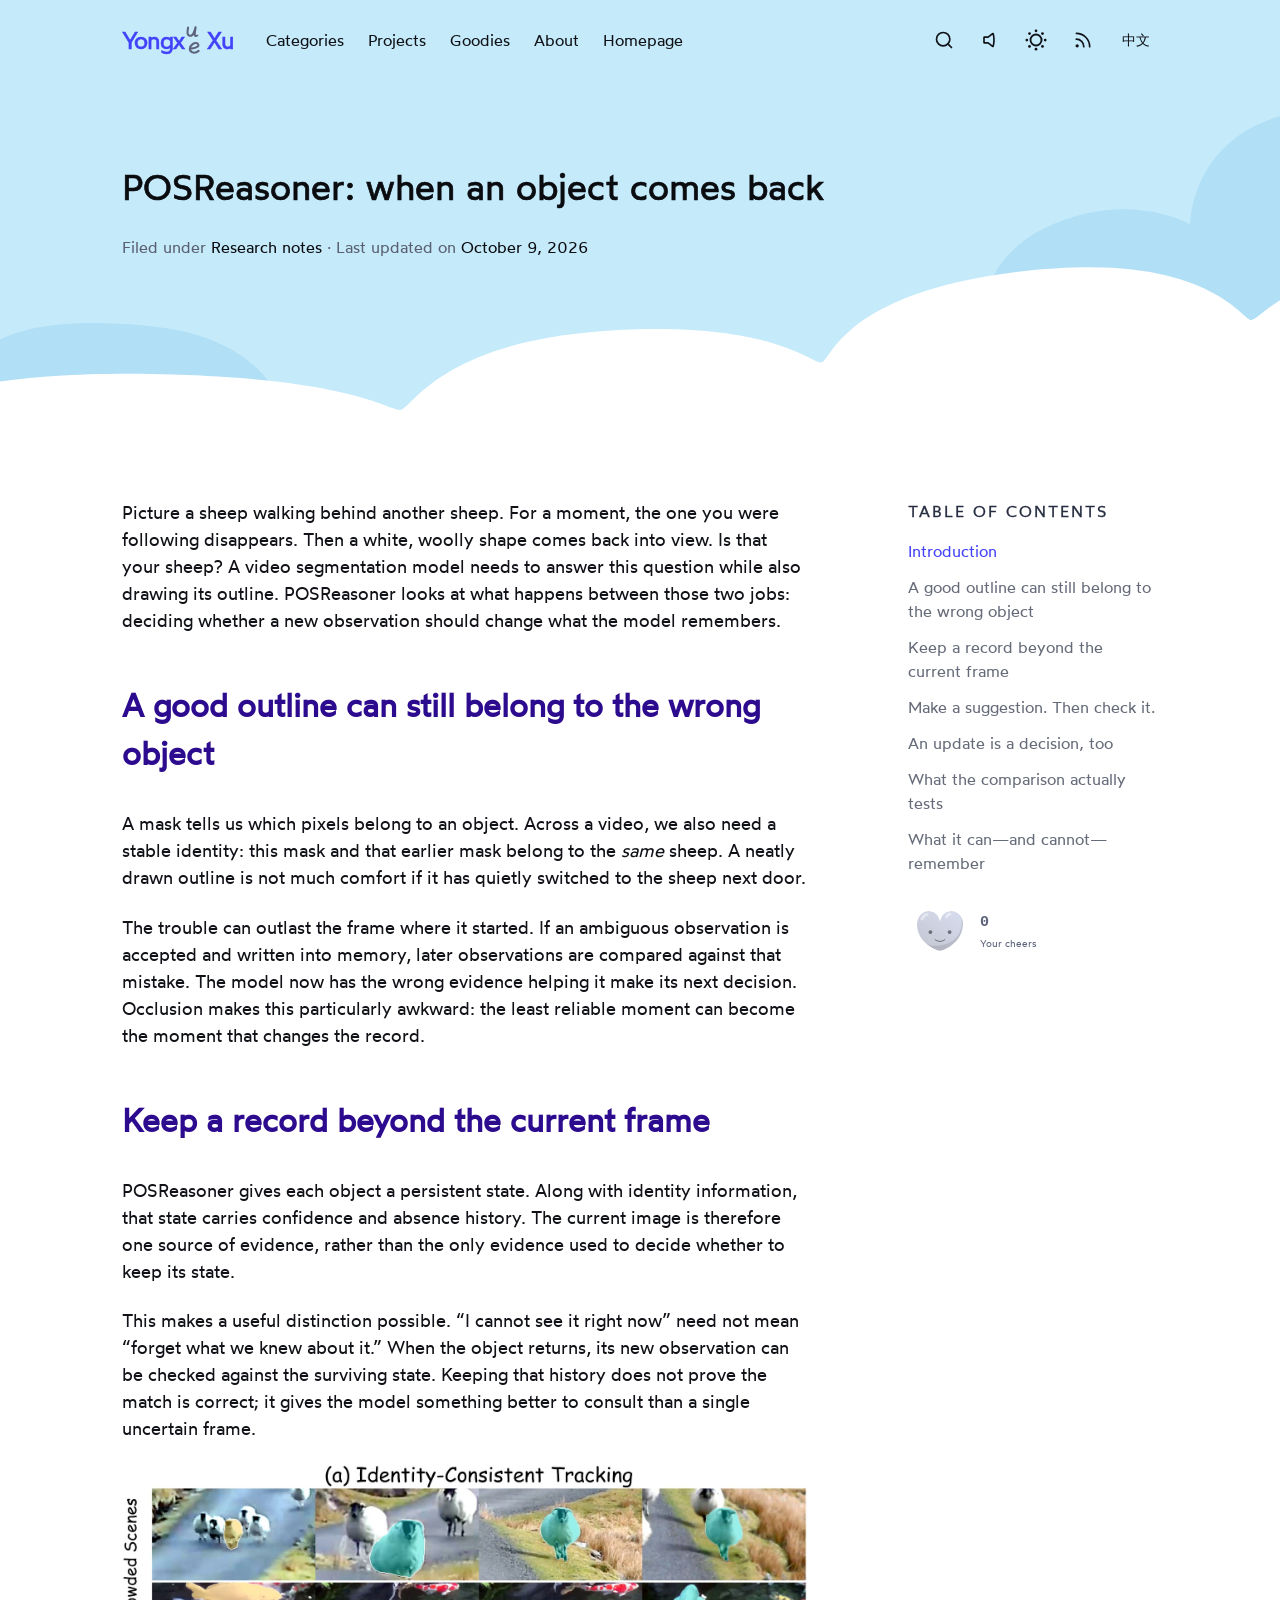
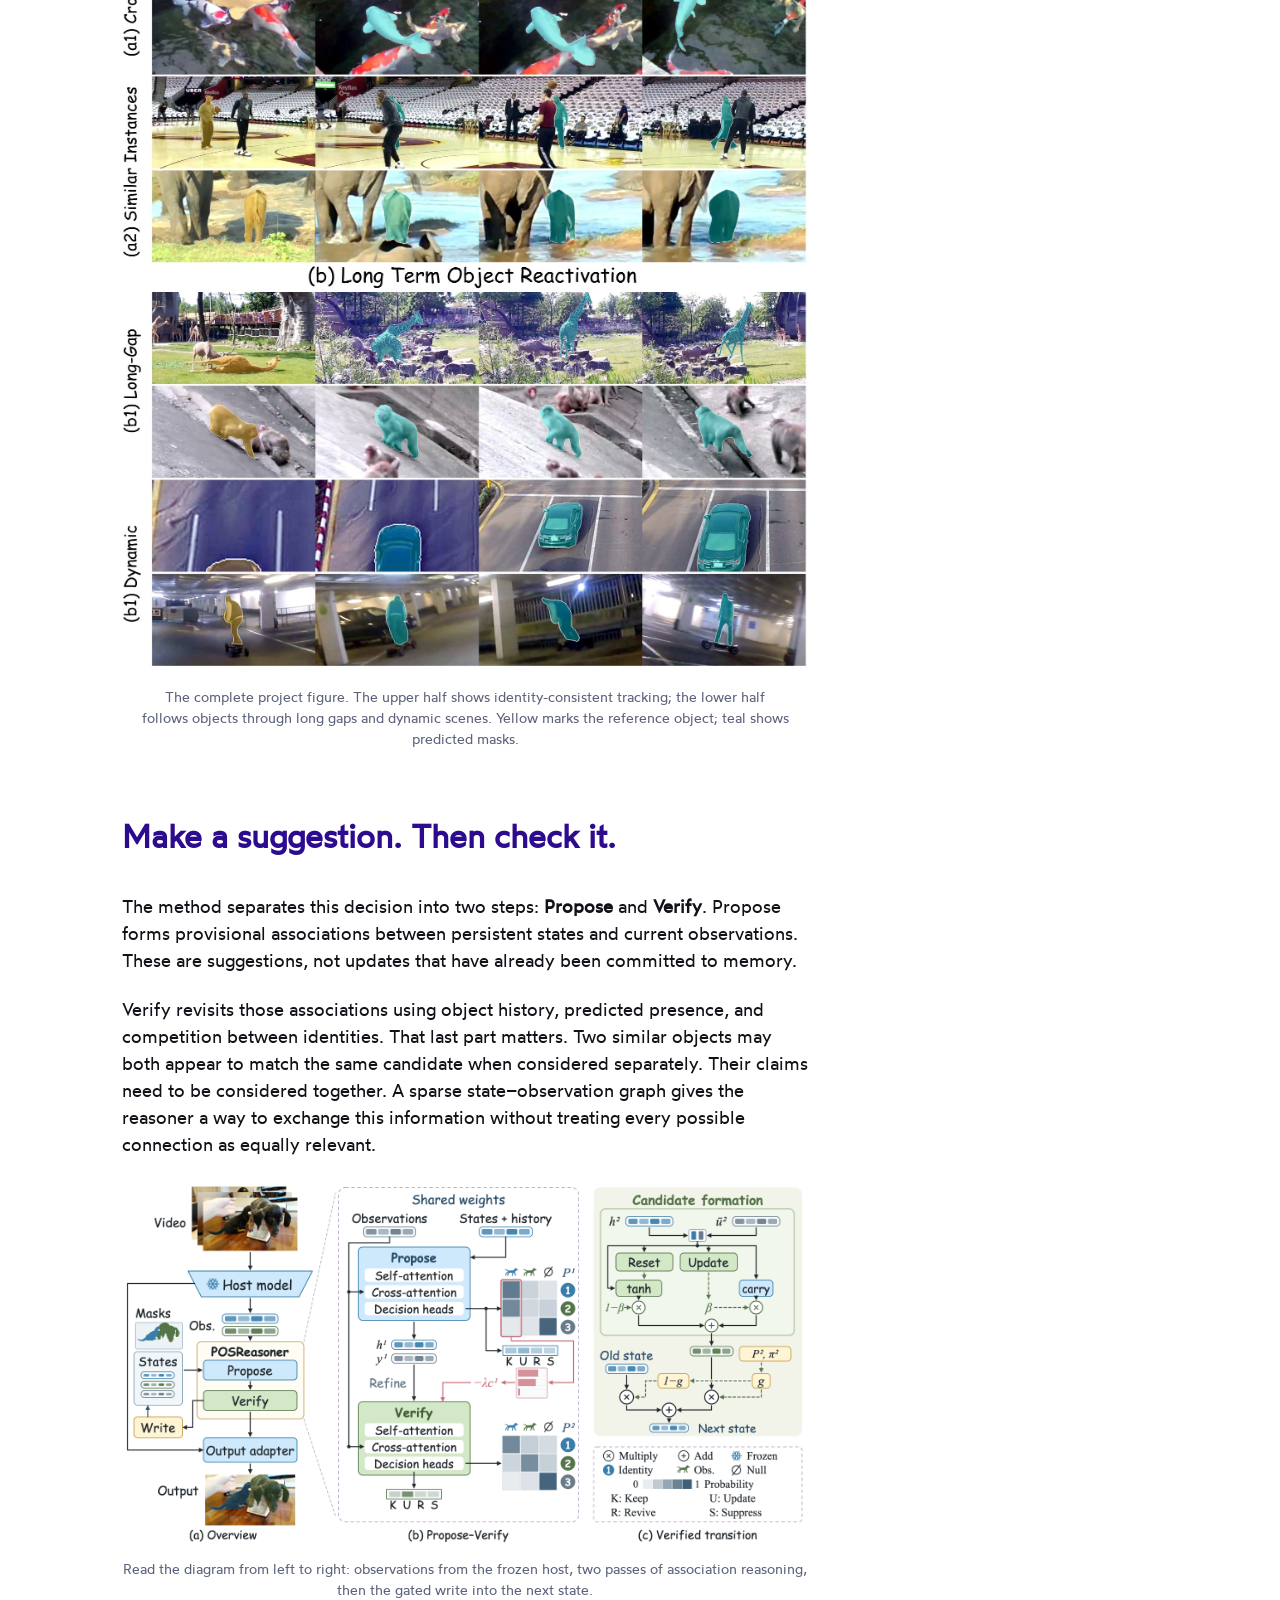
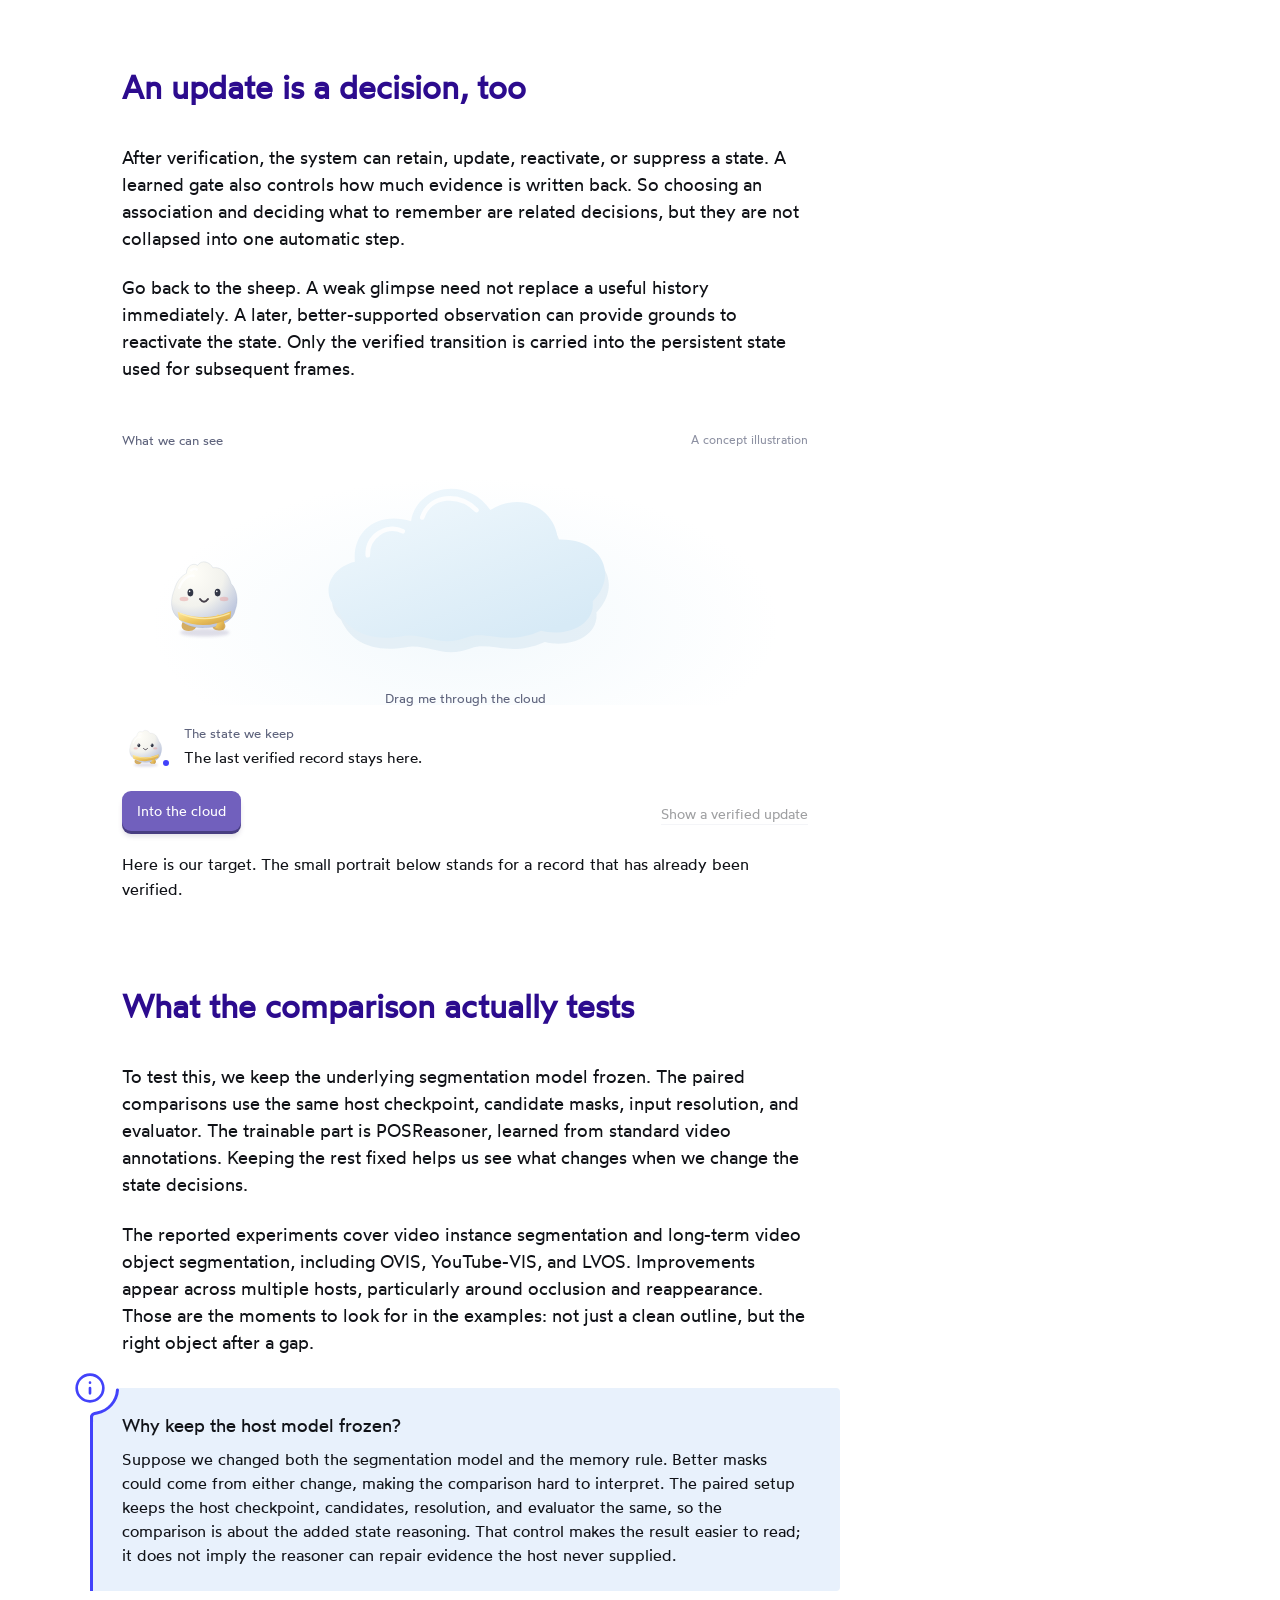
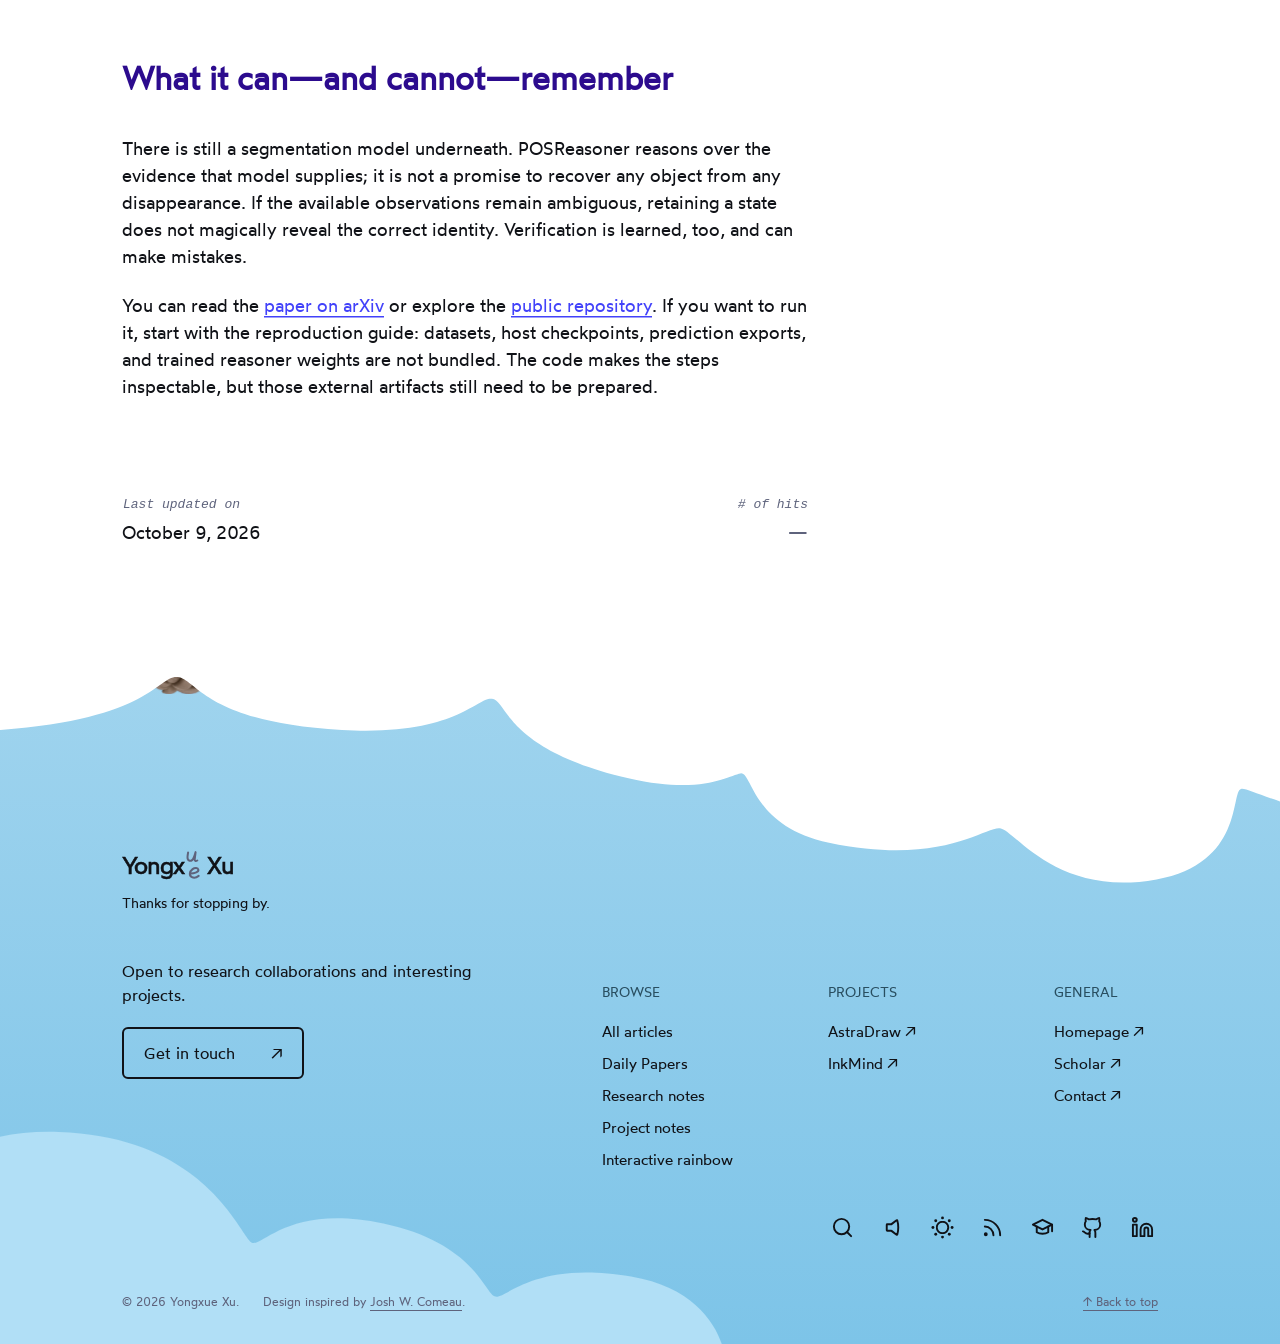
<file: blog/posreasoner/index.html>
<!doctype html>
<html lang="en"><head><meta charset="utf-8"><meta name="viewport" content="width=device-width,initial-scale=1"><title>POSReasoner: when an object comes back - Blog</title><meta name="description" content="Keeping track of an object means deciding which observations to trust—and when to leave its memory alone."><meta name="robots" content="noindex, follow"><meta name="theme-color" content="#ffffff"><script>(() => {
 let theme;
 try { theme = localStorage.getItem('academic-theme'); } catch {}
 if (theme !== 'light' && theme !== 'dark') theme = matchMedia('(prefers-color-scheme: dark)').matches ? 'dark' : 'light';
 document.documentElement.dataset.theme = theme;
 document.querySelector('meta[name="theme-color"]').content = theme === 'dark' ? '#1c1d20' : '#ffffff';
})();</script><script>if(performance.getEntriesByType('navigation')[0]?.type==='back_forward')document.documentElement.classList.add('article-arrival-restored');addEventListener('pagehide',()=>document.documentElement.classList.add('article-arrival-restored'));addEventListener('pageshow',event=>{if(event.persisted)document.documentElement.classList.add('article-arrival-restored')});</script><link rel="canonical" href="https://jerrysnow.me/blog/posreasoner/"><link rel="icon" href="data:,"><link rel="preload" href="/blog/fonts/wotfard-regular.woff2?v=c2abbd412fc5" as="font" type="font/woff2" crossorigin><link rel="stylesheet" href="/blog/blog.css?v=308c41fb3545"><link rel="stylesheet" href="/blog/icons.css?v=ea12366de164"><link rel="stylesheet" href="/blog/interactions.css?v=48648428bba0"><link rel="stylesheet" href="/blog/panel-motion.css?v=f6e79ca14c30"><link rel="stylesheet" href="/blog/navigation.css?v=359ce3f112be"><link rel="stylesheet" href="/blog/character.css?v=40e88186ac13"><link rel="stylesheet" href="/blog/character-details.css?v=2bdf0156736a"><script src="/blog/character-interaction.js?v=70761351ed7e" defer></script><link rel="stylesheet" href="/blog/footer.css?v=79daea4914ca"><link rel="stylesheet" href="/blog/identity.css?v=dd38e2857742"><link rel="stylesheet" href="/blog/article-components.css?v=2730246751bc"><link rel="stylesheet" href="/blog/research-scenes.css?v=dac17c675ec6"><link rel="stylesheet" href="/blog/track-scene.css?v=040179503195"><link rel="stylesheet" href="/blog/pos-scene.css?v=2b1e1f0c13e9"><link rel="stylesheet" href="/blog/reactions.css?v=8421b27d8550"><link rel="stylesheet" href="/blog/link-motion.css?v=eb699a6ab013"><link rel="stylesheet" href="/blog/article-meta.css?v=aee2e70439c1"><link rel="stylesheet" href="/blog/search-refine.css?v=677871f05381"><link rel="stylesheet" href="/blog/type-refine.css?v=e9ba472c1e7d"><link rel="stylesheet" href="/language-control.css?v=ee913818d95e"><script src="/language-control.js?v=cddb643d28ec" defer></script><script src="/blog/blog.js?v=fcf245952e29" defer></script><script src="/blog/reading.js?v=8371930f481e" defer></script><script src="/blog/research-scenes.js?v=ff529b68837d" defer></script><script src="/blog/track-scene.js?v=9be17534e829" defer></script><script src="/blog/pos-scene.js?v=4f4f8de9f750" defer></script><script src="/assets/vendor/howler.min.js?v=736c339444c8" defer></script><script src="/blog/tools.js?v=33eb9dd1e89d" defer></script><script src="/blog/icons.js?v=f47e2e5ebd80" defer></script><script src="/blog/interactions.js?v=b935df4c4863" defer></script><script src="/blog/panel-motion.js?v=184a9fdb4c69" defer></script><script src="/blog/navigation.js?v=bb3f966a4db1" defer></script><script src="/blog/reactions.js?v=2c4263b880e9" defer></script><script src="/blog/link-motion.js?v=6c645b166e83" defer></script><script src="/blog/article-meta.js?v=1c717c5bc2c6" defer></script><script src="/blog/page-hits.js?v=10e1ca2c6a20" defer></script><link rel="alternate" type="application/rss+xml" title="Yongxue Xu — Blog" href="/blog/feed.xml"></head><body id="top" class="blog-article"><a class="skip-link" href="#content">Skip to content</a><header class="site-header"><div class="blog-header"><a class="identity" href="/blog/" aria-label="Yongxue Xu — Blog"><span>Yongx</span><span class="name-monogram"><span class="name-monogram-text">ue</span><svg class="name-letter-u" width="16" height="14" viewBox="0 0 16 14" fill="none" aria-hidden="true" focusable="false"><path d="M3.1 2.5C2.7 4.6 2.1 7.4 2.8 9.2C3.4 10.9 5.5 11.4 7.1 10.1C9.1 8.5 9.8 4.9 10.6 2.1L9.7 9.4C9.6 10.8 10.6 11.5 12.3 10.5"/></svg><svg class="name-letter-e" width="16" height="14" viewBox="0 0 16 14" fill="none" aria-hidden="true" focusable="false"><path d="M3.2 7.4C6.4 7.6 11.8 6.2 11.4 3.8C11 1.5 7.7 1.5 5.6 3.1C2.2 5.7 1.9 9.6 4.9 11.1C7 12.2 9.5 11.6 11.7 9.9"/></svg></span><span>Xu</span></a><nav class="blog-nav" aria-label="Blog navigation"><div class="nav-disclosure"><button class="nav-trigger" type="button" data-nav-key="categories" aria-expanded="false" aria-controls="desktop-nav-panel-categories"><span data-en="Categories" data-zh="分类">Categories</span></button><div class="nav-panel" id="desktop-nav-panel-categories" hidden><a href="/blog/"><span data-en="All articles" data-zh="全部文章">All articles</span></a><a href="/daily/"><span data-en="Daily Papers" data-zh="每日论文">Daily Papers</span></a><a href="/blog/#research"><span data-en="Research notes" data-zh="研究笔记">Research notes</span></a><a href="/blog/#project-notes"><span data-en="Project notes" data-zh="项目笔记">Project notes</span></a></div></div><div class="nav-disclosure"><button class="nav-trigger" type="button" data-nav-key="projects" aria-expanded="false" aria-controls="desktop-nav-panel-projects"><span data-en="Projects" data-zh="项目">Projects</span></button><div class="nav-panel" id="desktop-nav-panel-projects" hidden><a href="https://github.com/IamJerryXu/AstraDraw" target="_blank" rel="noopener noreferrer">AstraDraw ↗</a><a href="https://inkmind-ai.com/" target="_blank" rel="noopener noreferrer">InkMind ↗</a></div></div><div class="nav-disclosure"><button class="nav-trigger" type="button" data-nav-key="goodies" aria-expanded="false" aria-controls="desktop-nav-panel-goodies"><span data-en="Goodies" data-zh="小玩意">Goodies</span></button><div class="nav-panel" id="desktop-nav-panel-goodies" hidden><a href="/blog/#rainbow" data-open-rainbow><span data-en="Interactive rainbow" data-zh="互动彩虹">Interactive rainbow</span></a><a href="/blog/feed.xml"><span data-en="RSS feed" data-zh="RSS 订阅">RSS feed</span></a></div></div><div class="nav-disclosure"><button class="nav-trigger" type="button" data-nav-key="about" aria-expanded="false" aria-controls="desktop-nav-panel-about"><span data-en="About" data-zh="关于">About</span></button><div class="nav-panel" id="desktop-nav-panel-about" hidden><p><span data-en="I’m Yongxue, an undergraduate at Sun Yat-sen University working on video generation and world models." data-zh="我是永雪，中山大学本科生，研究视频生成与世界模型。">I’m Yongxue, an undergraduate at Sun Yat-sen University working on video generation and world models.</span></p><a href="mailto:jiangjiangcheng753@gmail.com"><span data-en="Say hello" data-zh="联系我">Say hello</span> ↗</a></div></div><a class="nav-homepage" href="/"><span data-en="Homepage" data-zh="学术主页">Homepage</span></a></nav><div class="header-actions"><button class="icon-button" id="search-toggle" type="button" aria-label="Search" title="Search (⌘ K)" aria-haspopup="dialog" aria-controls="site-search" aria-expanded="false"><svg viewBox="0 0 24 24" fill="none" stroke="currentColor" stroke-width="1.7" stroke-linecap="round" stroke-linejoin="round" aria-hidden="true"><circle cx="10.5" cy="10.5" r="6.5"/><path d="m16 16 5 5"/></svg></button><button class="icon-button" id="sound-toggle" type="button" aria-label="Enable sounds" title="Enable sounds" aria-pressed="false"><svg viewBox="0 0 24 24" fill="none" stroke="currentColor" stroke-width="1.7" stroke-linecap="round" stroke-linejoin="round" aria-hidden="true"><path d="M11 4 6 8H3v8h3l5 4Z"/><path class="sound-waves" d="M15 8c2 2 2 6 0 8m3-11c4 4 4 10 0 14"/><path class="sound-off" d="m16 9 5 6m0-6-5 6"/></svg></button><button id="theme-toggle" type="button" aria-label="Switch to dark mode" title="Switch to dark mode"><svg class="theme-icon theme-icon--moon" viewBox="0 0 24 24" fill="none" stroke="currentColor" stroke-width="1.7" stroke-linecap="round" stroke-linejoin="round" aria-hidden="true"><path d="M20.9 13a9 9 0 0 1-9.9-9.9A9 9 0 1 0 20.9 13Z"/></svg><svg class="theme-icon theme-icon--sun" viewBox="0 0 24 24" fill="none" stroke="currentColor" stroke-width="1.7" stroke-linecap="round" aria-hidden="true"><circle cx="12" cy="12" r="4"/><path d="M12 2v2m0 16v2M2 12h2m16 0h2M4.93 4.93l1.42 1.42m11.3 11.3 1.42 1.42M4.93 19.07l1.42-1.42m11.3-11.3 1.42-1.42"/></svg></button><a class="icon-button social-tool" href="/blog/feed.xml" aria-label="RSS" title="RSS"><svg viewBox="0 0 24 24" fill="none" stroke="currentColor" stroke-width="1.7" stroke-linecap="round" stroke-linejoin="round" aria-hidden="true"><path d="M4 4a16 16 0 0 1 16 16M4 10a10 10 0 0 1 10 10"/><circle cx="5" cy="19" r="1" fill="currentColor"/></svg></a><button id="language" type="button" aria-label="切换到中文">中文</button><button class="menu-toggle" type="button" aria-label="Menu" aria-expanded="false" aria-controls="mobile-menu"><svg viewBox="0 0 24 24" fill="none" stroke="currentColor" stroke-width="2" aria-hidden="true"><path d="M4 7h16M4 12h16M4 17h16"/></svg></button></div></div><nav id="mobile-menu" hidden aria-label="Mobile navigation"><div class="nav-disclosure"><button class="nav-trigger" type="button" data-nav-key="categories" aria-expanded="false" aria-controls="mobile-nav-panel-categories"><span data-en="Categories" data-zh="分类">Categories</span></button><div class="nav-panel" id="mobile-nav-panel-categories" hidden><a href="/blog/"><span data-en="All articles" data-zh="全部文章">All articles</span></a><a href="/daily/"><span data-en="Daily Papers" data-zh="每日论文">Daily Papers</span></a><a href="/blog/#research"><span data-en="Research notes" data-zh="研究笔记">Research notes</span></a><a href="/blog/#project-notes"><span data-en="Project notes" data-zh="项目笔记">Project notes</span></a></div></div><div class="nav-disclosure"><button class="nav-trigger" type="button" data-nav-key="projects" aria-expanded="false" aria-controls="mobile-nav-panel-projects"><span data-en="Projects" data-zh="项目">Projects</span></button><div class="nav-panel" id="mobile-nav-panel-projects" hidden><a href="https://github.com/IamJerryXu/AstraDraw" target="_blank" rel="noopener noreferrer">AstraDraw ↗</a><a href="https://inkmind-ai.com/" target="_blank" rel="noopener noreferrer">InkMind ↗</a></div></div><div class="nav-disclosure"><button class="nav-trigger" type="button" data-nav-key="goodies" aria-expanded="false" aria-controls="mobile-nav-panel-goodies"><span data-en="Goodies" data-zh="小玩意">Goodies</span></button><div class="nav-panel" id="mobile-nav-panel-goodies" hidden><a href="/blog/#rainbow" data-open-rainbow><span data-en="Interactive rainbow" data-zh="互动彩虹">Interactive rainbow</span></a><a href="/blog/feed.xml"><span data-en="RSS feed" data-zh="RSS 订阅">RSS feed</span></a></div></div><div class="nav-disclosure"><button class="nav-trigger" type="button" data-nav-key="about" aria-expanded="false" aria-controls="mobile-nav-panel-about"><span data-en="About" data-zh="关于">About</span></button><div class="nav-panel" id="mobile-nav-panel-about" hidden><p><span data-en="I’m Yongxue, an undergraduate at Sun Yat-sen University working on video generation and world models." data-zh="我是永雪，中山大学本科生，研究视频生成与世界模型。">I’m Yongxue, an undergraduate at Sun Yat-sen University working on video generation and world models.</span></p><a href="mailto:jiangjiangcheng753@gmail.com"><span data-en="Say hello" data-zh="联系我">Say hello</span> ↗</a></div></div><a class="nav-homepage" href="/"><span data-en="Homepage" data-zh="学术主页">Homepage</span></a><div class="mobile-social-links"><a class="icon-button social-tool" href="/blog/feed.xml" aria-label="RSS" title="RSS"><svg viewBox="0 0 24 24" fill="none" stroke="currentColor" stroke-width="1.7" stroke-linecap="round" stroke-linejoin="round" aria-hidden="true"><path d="M4 4a16 16 0 0 1 16 16M4 10a10 10 0 0 1 10 10"/><circle cx="5" cy="19" r="1" fill="currentColor"/></svg></a><a class="icon-button social-tool" href="https://scholar.google.com/citations?user=8PtwUrkAAAAJ&amp;hl=en" aria-label="Google Scholar" title="Google Scholar"><svg viewBox="0 0 24 24" fill="none" stroke="currentColor" stroke-width="1.7" stroke-linecap="round" stroke-linejoin="round" aria-hidden="true"><path d="m2 9 10-5 10 5-10 5-10-5Z"/><path d="M6 11v6c4 3 8 3 12 0v-6M22 9v8"/></svg></a><a class="icon-button social-tool" href="https://github.com/IamJerryXu" aria-label="GitHub" title="GitHub"><svg viewBox="0 0 24 24" fill="none" stroke="currentColor" stroke-width="1.7" stroke-linecap="round" stroke-linejoin="round" aria-hidden="true"><path d="M9 21v-4c-4 1-4-2-6-2m15 6v-4c0-1-.3-1.6-.8-2 3-.3 5-1.5 5-5a4 4 0 0 0-1.2-3c.2-1 .2-2-.3-3-2-.3-3.2 1-3.2 1a12 12 0 0 0-7 0s-1.2-1.3-3.2-1C5.8 5 5.8 6 6 7a4 4 0 0 0-1.2 3c0 3.5 2 4.7 5 5-.5.4-.8 1-.8 2"/></svg></a><a class="icon-button social-tool" href="https://www.linkedin.com/in/%E6%B0%B8%E9%9B%AA-%E5%BE%90-6340a4415/" aria-label="LinkedIn" title="LinkedIn"><svg viewBox="0 0 24 24" fill="none" stroke="currentColor" stroke-width="1.7" stroke-linecap="round" stroke-linejoin="round" aria-hidden="true"><rect x="3" y="3" width="18" height="18" rx="2"/><path d="M7 10v7M7 7v.2M11 17v-7m0 3c0-4 6-4 6 0v4"/></svg></a></div></nav></header><dialog id="site-search" aria-labelledby="search-heading"><div class="search-heading"><h2 id="search-heading"><span data-en="Search" data-zh="搜索">Search</span></h2><button id="search-close" type="button" aria-label="Close search">×</button></div><label class="visually-hidden" for="site-search-input"><span data-en="Search this Blog" data-zh="搜索本博客">Search this Blog</span></label><div class="search-input-row"><span class="search-input-icon"><svg viewBox="0 0 24 24" fill="none" stroke="currentColor" stroke-width="1.7" stroke-linecap="round" stroke-linejoin="round" aria-hidden="true"><circle cx="10.5" cy="10.5" r="6.5"/><path d="m16 16 5 5"/></svg></span><input id="site-search-input" type="search" maxlength="150" autocomplete="off" placeholder="Search articles…" data-placeholder-en="Search articles…" data-placeholder-zh="搜索文章…"><button id="search-clear" type="button" aria-label="Clear search" hidden><svg viewBox="0 0 24 24" fill="none" stroke="currentColor" stroke-width="2" stroke-linecap="round" stroke-linejoin="round" aria-hidden="true"><path d="M19 6V20C19 21 18 22 17 22H7C6 22 5 21 5 20V6Z"/><path d="M10 11V17M14 11V17"/><g class="search-trash-lid"><path d="M3 6H21M8 6V4C8 3 9 2 10 2H14C15 2 16 3 16 4V6"/></g></svg></button></div><div id="search-results" aria-live="polite"></div><p id="search-empty" hidden><span data-en="No results. Try another keyword." data-zh="没有找到结果，试试其他关键词。">No results. Try another keyword.</span></p><p class="search-hint"><span data-en="Articles in this Blog" data-zh="搜索本博客文章">Articles in this Blog</span><kbd>Esc</kbd></p><div class="search-cloud"><svg viewBox="0 0 4113 146" fill="none" xmlns="http://www.w3.org/2000/svg" preserveAspectRatio="none" aria-hidden="true"><path d="M1825 113C1837.5 112 1874.5 145 2058.5 145.5C2242.5 146 2273 119.5 2288.5 119C2304 118.5 2312 140 2519.5 129.5C2727 119 2739.5 81.5 2748.5 82.5C2757.5 83.5 2821.5 105 2980.5 105C3139.5 105 3198 65 3211.5 61C3225 57 3230 91 3447.5 83.5C3665 76 3663 27.5 3675 29.5C3687 31.5 3710 76 3904 76C4098 76 4088 22 4098 19C4102.46 17.6626 4104.43 23.0822 4112.91 29.5V0.5H0.416992V28C24.7581 17.693 38.7983 8.78176 45.5013 9.5C59.5002 11 60.0014 72 226.501 72.5C393.001 73 432.003 19.5 440.502 18C449 16.5 474.502 77.5 669.002 85C863.502 92.5 889.003 56 902.502 56C916 56 937.002 92 1132.5 102.5C1328 113 1353 85 1363.5 85C1374 85 1391 124.5 1596 131.5C1801 138.5 1812.5 114 1825 113Z" fill="var(--bg)"/></svg>
</div></dialog><section class="article-hero"><div class="article-hero-inner"><h1 class="article-title"><span data-en="POSReasoner: when an object comes back" data-zh="POSReasoner：看不见，不等于该忘记">POSReasoner: when an object comes back</span></h1><div class="article-meta"><span><span data-en="Filed under" data-zh="分类：">Filed under</span> <a href="/blog/"><span data-en="Research notes" data-zh="研究笔记">Research notes</span></a><span class="article-meta-separator" aria-hidden="true"> · </span></span><span><span data-en="Last updated on" data-zh="最后更新于">Last updated on</span> <time datetime="2026-10-09"><span data-en="October 9, 2026" data-zh="2026年10月9日">October 9, 2026</span></time></span></div></div><div class="article-cloud-window"><svg width="5120" height="357" viewBox="0 0 5120 357" fill="none" preserveAspectRatio="none" xmlns="http://www.w3.org/2000/svg" class="source-article-cloud" aria-hidden="true"><path fill="var(--cloud-far)" d="M2970.83 162.311c-80.18 35.471-73.69 108.447-47.7 124.208 26 15.762 93.47 40.054 93.47 40.054h1305s57.5 19.5 57.5-51-94.97-66.296-94.97-66.296 40.27-77.869-52.89-120.793c-93.16-42.924-146.42 13.009-146.42 13.009s-5.54-62.255-95.87-73.305c-90.33-11.05-137.76 48.38-137.76 48.38s-4.64-52.293-92.06-70.127c-87.42-17.834-162.6 40.045-162.6 40.045S3565.05-8.443 3454.48 1.38c-110.56 9.822-137.31 62.814-137.31 62.814s-51.15-37.036-129.29-7.003c-78.15 30.034-77.58 104.275-77.58 104.275s-59.3-34.626-139.47.845zM330 57.505c-98 9-132 69.5-132 69.5l-88 225.5h2094.5v-.5s-11-77-135.5-89-147 17-159.5 16.5-46-34-131-43.5-154.5 29.5-165 27-32-50-134.5-58-142 20-152 17.5-20-41-100.5-65-162.5 5.5-174 0-5.5-59-110.5-100-166.5 11-181 6.5-40.5-40.5-151.5-40-134.5 53-151.5 54-30-29.5-128-20.5z"></path><path fill="var(--bg)" d="M2741.5 299.5c10-1.428 20.5-71 203.5-91.5s216 49 226.5 49 56.5-74 240-49 189 86 199 84.5 49-63.5 226-71 207 63 216 63 71.5-55 243-27.5 181.5 74 195.5 73.5-8.5-102 199-139 247.5 30.5 262 30 85.5-103.5 245-58.5 0 194 0 194H-92s-72-149.5 0-177.5S1 208 12 208s42.5-98.5 250.5-100.5S511 206.5 518 208s97-68 269-34.5 194 134 203 138 88.5-24 256.5-12 186 47.5 192.5 47.5 50.5-66 204.5-65.5 193 51 202 52 68.5-27.5 248-22 215 35.5 226.5 35.5c11.5.001 38-67.142 204-79 166-11.857 207.5 32.929 217.5 31.5z"></path></svg></div></section><main class="article-main" id="content"><article class="article-body"><p class="article-intro" id="introduction"><span data-en="Picture a sheep walking behind another sheep. For a moment, the one you were following disappears. Then a white, woolly shape comes back into view. Is that your sheep? A video segmentation model needs to answer this question while also drawing its outline. POSReasoner looks at what happens between those two jobs: deciding whether a new observation should change what the model remembers." data-zh="想象一只羊走到了另一只羊身后。你正跟着看的那只，短暂地消失了。等一团白色的身影重新出现，它还是刚才那只羊吗？视频分割模型既要画出轮廓，也要认清前后是不是同一个目标。POSReasoner 关注的，就是这两件事之间的一步：眼前的新观察，是否足以改写模型对它的记忆？">Picture a sheep walking behind another sheep. For a moment, the one you were following disappears. Then a white, woolly shape comes back into view. Is that your sheep? A video segmentation model needs to answer this question while also drawing its outline. POSReasoner looks at what happens between those two jobs: deciding whether a new observation should change what the model remembers.</span></p><h2 id="a-good-mask-isnt-enough"><a class="heading-anchor" href="#a-good-mask-isnt-enough" aria-label="Link to section"><svg viewBox="0 0 24 24" aria-hidden="true"><path d="M2 8h20"/><path d="M2 16h20"/><path d="M10 2 6 22"/><path d="M18 2 14 22"/></svg></a><span data-en="A good outline can still belong to the wrong object" data-zh="轮廓画对了，也可能认错对象">A good outline can still belong to the wrong object</span></h2><p><span data-en="A mask tells us which pixels belong to an object. Across a video, we also need a stable identity: this mask and that earlier mask belong to the &lt;em&gt;same&lt;/em&gt; sheep. A neatly drawn outline is not much comfort if it has quietly switched to the sheep next door." data-zh="分割掩码告诉我们，哪些像素属于一个目标。但看一段视频时，还需要一条稳定的身份线索：这一帧和前面那一帧，圈出来的是&lt;em&gt;同一只&lt;/em&gt;羊。轮廓再准确，如果悄悄换成了旁边那只，跟踪还是出了错。">A mask tells us which pixels belong to an object. Across a video, we also need a stable identity: this mask and that earlier mask belong to the <em>same</em> sheep. A neatly drawn outline is not much comfort if it has quietly switched to the sheep next door.</span></p>
<p><span data-en="The trouble can outlast the frame where it started. If an ambiguous observation is accepted and written into memory, later observations are compared against that mistake. The model now has the wrong evidence helping it make its next decision. Occlusion makes this particularly awkward: the least reliable moment can become the moment that changes the record." data-zh="更麻烦的是，错误不一定只停留在当前这一帧。如果一次含糊的匹配被写进记忆，后续判断就会以这段错误记录为依据。遮挡恰好容易制造这种情况：画面最不清楚的时候，反而可能成为记忆被改写的时候。">The trouble can outlast the frame where it started. If an ambiguous observation is accepted and written into memory, later observations are compared against that mistake. The model now has the wrong evidence helping it make its next decision. Occlusion makes this particularly awkward: the least reliable moment can become the moment that changes the record.</span></p><h2 id="keep-a-state"><a class="heading-anchor" href="#keep-a-state" aria-label="Link to section"><svg viewBox="0 0 24 24" aria-hidden="true"><path d="M2 8h20"/><path d="M2 16h20"/><path d="M10 2 6 22"/><path d="M18 2 14 22"/></svg></a><span data-en="Keep a record beyond the current frame" data-zh="让状态跨过看不见的时刻">Keep a record beyond the current frame</span></h2><p><span data-en="POSReasoner gives each object a persistent state. Along with identity information, that state carries confidence and absence history. The current image is therefore one source of evidence, rather than the only evidence used to decide whether to keep its state." data-zh="POSReasoner 为每个对象保留一份持续存在的状态，其中包含身份信息、置信度和缺席历史。于是，当前画面只是判断的一个依据，不再独自决定这个对象是否还值得被记住。">POSReasoner gives each object a persistent state. Along with identity information, that state carries confidence and absence history. The current image is therefore one source of evidence, rather than the only evidence used to decide whether to keep its state.</span></p>
<p><span data-en="This makes a useful distinction possible. “I cannot see it right now” need not mean “forget what we knew about it.” When the object returns, its new observation can be checked against the surviving state. Keeping that history does not prove the match is correct; it gives the model something better to consult than a single uncertain frame." data-zh="这让两件原本容易混在一起的事分开了：“现在看不见它”，不等于“应该忘掉它”。等对象重新出现，新观察还能与之前保留下来的状态比较。当然，保留历史并不能保证认对；它只是让模型在犹豫时，不必只依赖眼前这一帧。">This makes a useful distinction possible. “I cannot see it right now” need not mean “forget what we knew about it.” When the object returns, its new observation can be checked against the surviving state. Keeping that history does not prove the match is correct; it gives the model something better to consult than a single uncertain frame.</span></p>
<figure class="article-figure"><a href="/assets/img/publication_preview/posreasoner-teaser-complete.jpg?v=195b8cda4b10" target="_blank" rel="noopener noreferrer"><img src="/assets/img/publication_preview/posreasoner-teaser-complete.jpg?v=195b8cda4b10" alt="Complete POSReasoner result figure: sheep, fish, basketball players and elephants show identity-consistent tracking; giraffe, baboon, car and skateboarder show long-term object reactivation." data-alt-en="Complete POSReasoner result figure: sheep, fish, basketball players and elephants show identity-consistent tracking; giraffe, baboon, car and skateboarder show long-term object reactivation." data-alt-zh="完整的 POSReasoner 结果图：羊、鱼、篮球运动员和大象展示身份一致跟踪；长颈鹿、狒狒、汽车和滑板运动员展示长时间缺席后的对象重新激活。" width="1654" height="1941" loading="lazy" decoding="async"></a><figcaption><span data-en="The complete project figure. The upper half shows identity-consistent tracking; the lower half follows objects through long gaps and dynamic scenes. Yellow marks the reference object; teal shows predicted masks." data-zh="项目完整示例图。上半部分展示身份一致跟踪，下半部分展示长时间缺席与动态场景中的对象重新激活。黄色标记参考目标，青色表示预测掩码。">The complete project figure. The upper half shows identity-consistent tracking; the lower half follows objects through long gaps and dynamic scenes. Yellow marks the reference object; teal shows predicted masks.</span></figcaption></figure><h2 id="propose-then-verify"><a class="heading-anchor" href="#propose-then-verify" aria-label="Link to section"><svg viewBox="0 0 24 24" aria-hidden="true"><path d="M2 8h20"/><path d="M2 16h20"/><path d="M10 2 6 22"/><path d="M18 2 14 22"/></svg></a><span data-en="Make a suggestion. Then check it." data-zh="先提议，再核验">Make a suggestion. Then check it.</span></h2><p><span data-en="The method separates this decision into two steps: &lt;strong&gt;Propose&lt;/strong&gt; and &lt;strong&gt;Verify&lt;/strong&gt;. Propose forms provisional associations between persistent states and current observations. These are suggestions, not updates that have already been committed to memory." data-zh="方法把这个决策分成两步：&lt;strong&gt;Propose（提议）&lt;/strong&gt;与&lt;strong&gt;Verify（核验）&lt;/strong&gt;。提议阶段，在已有状态与当前观察之间建立暂时的对应关系。此时得到的只是候选匹配，还没有把它当成事实写入记忆。">The method separates this decision into two steps: <strong>Propose</strong> and <strong>Verify</strong>. Propose forms provisional associations between persistent states and current observations. These are suggestions, not updates that have already been committed to memory.</span></p>
<p><span data-en="Verify revisits those associations using object history, predicted presence, and competition between identities. That last part matters. Two similar objects may both appear to match the same candidate when considered separately. Their claims need to be considered together. A sparse state–observation graph gives the reasoner a way to exchange this information without treating every possible connection as equally relevant." data-zh="核验阶段结合历史、对目标是否在场的预测，以及不同身份之间的竞争，重新检查这些对应关系。竞争关系尤其重要：两个相似对象单独去找匹配，都可能看中同一个候选。把它们放在一起考虑，才能处理这种冲突。稀疏的状态—观察图，用来组织这些相关信息。">Verify revisits those associations using object history, predicted presence, and competition between identities. That last part matters. Two similar objects may both appear to match the same candidate when considered separately. Their claims need to be considered together. A sparse state–observation graph gives the reasoner a way to exchange this information without treating every possible connection as equally relevant.</span></p>
<figure class="article-figure"><a href="/assets/img/publication_preview/posreasoner-method.png?v=07b17f8acd47" target="_blank" rel="noopener noreferrer"><img src="/assets/img/publication_preview/posreasoner-method.png?v=07b17f8acd47" alt="POSReasoner method: a frozen host supplies masks and observations; Propose and Verify refine object associations; a gated verified transition writes the next persistent state." data-alt-en="POSReasoner method: a frozen host supplies masks and observations; Propose and Verify refine object associations; a gated verified transition writes the next persistent state." data-alt-zh="POSReasoner 方法图：冻结的基础模型提供掩码和观察；Propose 与 Verify 细化对象关联；经过门控的核验转移写入下一时刻的持续状态。" width="3200" height="1684" loading="lazy" decoding="async"></a><figcaption><span data-en="Read the diagram from left to right: observations from the frozen host, two passes of association reasoning, then the gated write into the next state." data-zh="从左向右看：冻结的基础模型提供观察，两轮推理细化关联，最后通过门控写入下一时刻的状态。">Read the diagram from left to right: observations from the frozen host, two passes of association reasoning, then the gated write into the next state.</span></figcaption></figure><h2 id="write-back"><a class="heading-anchor" href="#write-back" aria-label="Link to section"><svg viewBox="0 0 24 24" aria-hidden="true"><path d="M2 8h20"/><path d="M2 16h20"/><path d="M10 2 6 22"/><path d="M18 2 14 22"/></svg></a><span data-en="An update is a decision, too" data-zh="写进记忆，也需要作出判断">An update is a decision, too</span></h2><p><span data-en="After verification, the system can retain, update, reactivate, or suppress a state. A learned gate also controls how much evidence is written back. So choosing an association and deciding what to remember are related decisions, but they are not collapsed into one automatic step." data-zh="核验之后，系统可以保留、更新、重新激活或抑制一个状态。同时，一个学习得到的门控机制控制证据写回的程度。找到一个对应关系，与决定把什么存进记忆，是相关但并不等同的两件事。">After verification, the system can retain, update, reactivate, or suppress a state. A learned gate also controls how much evidence is written back. So choosing an association and deciding what to remember are related decisions, but they are not collapsed into one automatic step.</span></p>
<p><span data-en="Go back to the sheep. A weak glimpse need not replace a useful history immediately. A later, better-supported observation can provide grounds to reactivate the state. Only the verified transition is carried into the persistent state used for subsequent frames." data-zh="回到那只羊：一个不太可靠的侧影，不必立刻覆盖之前有用的记录。后面出现更充分的证据时，再据此重新激活状态。只有经过核验的转移，才会进入后续帧使用的持续状态。">Go back to the sheep. A weak glimpse need not replace a useful history immediately. A later, better-supported observation can provide grounds to reactivate the state. Only the verified transition is carried into the persistent state used for subsequent frames.</span></p>
<section class="pos-scene research-scene" data-pos-scene data-state="visible" aria-label="Object memory illustration">
<div class="pos-scene-kicker"><span><span data-en="What we can see" data-zh="当前画面">What we can see</span></span><span class="pos-scene-context"><span data-en="A concept illustration" data-zh="概念示意">A concept illustration</span></span></div>
<div class="pos-world">
<div class="pos-air" aria-hidden="true"></div>
<div class="pos-actor-position"><button class="pos-actor" type="button" role="slider" tabindex="-1" aria-label="Move the character" aria-valuemin="0" aria-valuemax="100" aria-valuenow="12" aria-orientation="horizontal" disabled><span class="pos-actor-pose"><svg class="snow-character" viewBox="0 0 120 120" aria-hidden="true" focusable="false">
<defs>
<radialGradient id="memory-example-actor-body" cx="30%" cy="18%" r="85%"><stop class="snow-light" offset="0" stop-color="#fffef8"/><stop class="snow-mid" offset=".58" stop-color="#f2f2ed"/><stop class="snow-shade" offset="1" stop-color="#bdc6de"/></radialGradient>
<linearGradient id="memory-example-actor-scarf" x1="0" y1="0" x2="1" y2="1"><stop offset="0" stop-color="#ffeaa0"/><stop offset=".5" stop-color="#eec65e"/><stop offset="1" stop-color="#cb9944"/></linearGradient>
<filter id="memory-example-actor-blur" x="-50%" y="-100%" width="200%" height="300%"><feGaussianBlur stdDeviation="2.2"/></filter>
</defs>
<ellipse class="snow-shadow" cx="61" cy="107" rx="31" ry="5" fill="#484079" opacity=".17" filter="url(#memory-example-actor-blur)"/>
<g class="snow-core">
<path class="snow-foot" d="M33 94Q29 104 41 105Q51 105 51 95M69 95Q70 106 82 104Q90 102 85 94" fill="#d5ad62"/>
<path class="snow-body" d="M28 89C17 81 18 65 23 53C26 42 32 36 38 33C38 24 46 19 52 23C57 15 68 19 71 26C82 24 91 34 94 46C101 53 104 67 99 79C97 91 83 100 63 101C48 102 36 98 28 89Z" fill="url(#memory-example-actor-body)" stroke="#8897b3" stroke-opacity=".18" stroke-width="1.1"/>
<path class="snow-highlight" d="M29 51C33 39 42 35 47 36M44 29Q48 26 51 28" fill="none" stroke="white" stroke-width="3" stroke-linecap="round" opacity=".75"/>
<path class="snow-scarf-tail" d="M77 84Q88 87 84 104L74 101Q80 91 73 89" fill="url(#memory-example-actor-scarf)"/>
<path d="M27 81Q59 95 94 80L93 89Q61 105 29 91Z" fill="url(#memory-example-actor-scarf)"/>
<path d="M30 83Q60 96 92 83" fill="none" stroke="#fff1b5" stroke-width="1.6" opacity=".8"/>
<g class="snow-look">
<g class="snow-eyes"><ellipse cx="43" cy="57" rx="3.6" ry="4.8" fill="#323746"/><ellipse cx="77" cy="57" rx="3.6" ry="4.8" fill="#323746"/><circle cx="42" cy="55.5" r="1" fill="white"/><circle cx="76" cy="55.5" r="1" fill="white"/></g>
<g class="snow-happy-eyes" fill="none" stroke="#323746" stroke-width="2.7" stroke-linecap="round"><path d="M39 57Q43 51 47 57M73 57Q77 51 81 57"/></g>
<g fill="#e7a1a1" opacity=".5"><ellipse cx="35" cy="65" rx="5.5" ry="2.8"/><ellipse cx="85" cy="65" rx="5.5" ry="2.8"/></g>
<path class="snow-mouth" d="M55 65Q60 72 65 65" fill="none" stroke="#46404a" stroke-width="2.5" stroke-linecap="round"/>
<ellipse class="snow-surprise" cx="60" cy="67" rx="3" ry="4" fill="#46404a"/>
</g></g></svg></span></button></div>
<svg class="pos-cloud" viewBox="0 0 320 200" aria-hidden="true"><defs><linearGradient id="memory-example-cloud" x1="0" y1="0" x2=".7" y2="1"><stop class="pos-cloud-top"/><stop offset="1" class="pos-cloud-bottom"/></linearGradient></defs><path class="pos-cloud-shadow" d="M25 156C7 141 15 112 44 105C41 70 70 50 105 61C111 22 166 12 191 49C229 26 263 52 264 81C313 79 330 120 302 148C305 174 273 187 246 180C208 197 187 179 166 187C135 199 119 181 94 186C58 192 35 179 25 156Z"/><path fill="url(#memory-example-cloud)" d="M21 144C3 129 11 100 40 93C37 58 66 38 101 49C107 10 162 0 187 37C225 14 259 40 260 69C309 67 326 108 298 136C301 162 269 175 242 168C204 185 183 167 162 175C131 187 115 169 90 174C54 180 31 167 21 144Z"/><path class="pos-cloud-glint" d="M54 86C53 66 74 51 92 60M113 45C122 20 153 18 172 37"/></svg>
<span class="pos-drag-hint"><span data-en="Drag me through the cloud" data-zh="拖动我，穿过这朵云">Drag me through the cloud</span></span>
</div>
<div class="pos-memory">
<div class="pos-memory-portrait" aria-hidden="true"><svg class="snow-character" viewBox="0 0 120 120" aria-hidden="true" focusable="false">
<defs>
<radialGradient id="memory-example-memory-body" cx="30%" cy="18%" r="85%"><stop class="snow-light" offset="0" stop-color="#fffef8"/><stop class="snow-mid" offset=".58" stop-color="#f2f2ed"/><stop class="snow-shade" offset="1" stop-color="#bdc6de"/></radialGradient>
<linearGradient id="memory-example-memory-scarf" x1="0" y1="0" x2="1" y2="1"><stop offset="0" stop-color="#ffeaa0"/><stop offset=".5" stop-color="#eec65e"/><stop offset="1" stop-color="#cb9944"/></linearGradient>
<filter id="memory-example-memory-blur" x="-50%" y="-100%" width="200%" height="300%"><feGaussianBlur stdDeviation="2.2"/></filter>
</defs>
<ellipse class="snow-shadow" cx="61" cy="107" rx="31" ry="5" fill="#484079" opacity=".17" filter="url(#memory-example-memory-blur)"/>
<g class="snow-core">
<path class="snow-foot" d="M33 94Q29 104 41 105Q51 105 51 95M69 95Q70 106 82 104Q90 102 85 94" fill="#d5ad62"/>
<path class="snow-body" d="M28 89C17 81 18 65 23 53C26 42 32 36 38 33C38 24 46 19 52 23C57 15 68 19 71 26C82 24 91 34 94 46C101 53 104 67 99 79C97 91 83 100 63 101C48 102 36 98 28 89Z" fill="url(#memory-example-memory-body)" stroke="#8897b3" stroke-opacity=".18" stroke-width="1.1"/>
<path class="snow-highlight" d="M29 51C33 39 42 35 47 36M44 29Q48 26 51 28" fill="none" stroke="white" stroke-width="3" stroke-linecap="round" opacity=".75"/>
<path class="snow-scarf-tail" d="M77 84Q88 87 84 104L74 101Q80 91 73 89" fill="url(#memory-example-memory-scarf)"/>
<path d="M27 81Q59 95 94 80L93 89Q61 105 29 91Z" fill="url(#memory-example-memory-scarf)"/>
<path d="M30 83Q60 96 92 83" fill="none" stroke="#fff1b5" stroke-width="1.6" opacity=".8"/>
<g class="snow-look">
<g class="snow-eyes"><ellipse cx="43" cy="57" rx="3.6" ry="4.8" fill="#323746"/><ellipse cx="77" cy="57" rx="3.6" ry="4.8" fill="#323746"/><circle cx="42" cy="55.5" r="1" fill="white"/><circle cx="76" cy="55.5" r="1" fill="white"/></g>
<g class="snow-happy-eyes" fill="none" stroke="#323746" stroke-width="2.7" stroke-linecap="round"><path d="M39 57Q43 51 47 57M73 57Q77 51 81 57"/></g>
<g fill="#e7a1a1" opacity=".5"><ellipse cx="35" cy="65" rx="5.5" ry="2.8"/><ellipse cx="85" cy="65" rx="5.5" ry="2.8"/></g>
<path class="snow-mouth" d="M55 65Q60 72 65 65" fill="none" stroke="#46404a" stroke-width="2.5" stroke-linecap="round"/>
<ellipse class="snow-surprise" cx="60" cy="67" rx="3" ry="4" fill="#46404a"/>
</g></g></svg><span class="pos-memory-dot"></span></div>
<div class="pos-memory-copy"><span class="pos-memory-label"><span data-en="The state we keep" data-zh="保留的目标状态">The state we keep</span></span><span class="pos-memory-line"><span data-en="The last verified record stays here." data-zh="上一次核验通过的记录，留在这里。">The last verified record stays here.</span></span></div>
<span class="pos-memory-spark" aria-hidden="true">✦</span>
</div>
<div class="pos-scene-controls" hidden><button type="button" class="pos-next scene-press"><span><span data-en="Into the cloud" data-zh="走到云后">Into the cloud</span></span><svg viewBox="0 0 24 24" aria-hidden="true"><path d="M4 12h15m-6-5 5 5-5 5"/></svg></button><button type="button" class="pos-verify" disabled><span data-en="Show a verified update" data-zh="查看核验后的一种更新">Show a verified update</span></button></div>
<p class="pos-scene-caption" aria-live="polite"><span data-en="The character can leave the picture without erasing the state kept below. When it comes back, a possible match still needs verification before it can change that record." data-zh="角色可以离开画面，而下方保留的状态并不会因此被抹掉。重新出现时，候选匹配仍须经过核验，才能改写这份记录。">The character can leave the picture without erasing the state kept below. When it comes back, a possible match still needs verification before it can change that record.</span></p>
</section><h2 id="what-the-experiments-check"><a class="heading-anchor" href="#what-the-experiments-check" aria-label="Link to section"><svg viewBox="0 0 24 24" aria-hidden="true"><path d="M2 8h20"/><path d="M2 16h20"/><path d="M10 2 6 22"/><path d="M18 2 14 22"/></svg></a><span data-en="What the comparison actually tests" data-zh="实验比较的是什么">What the comparison actually tests</span></h2><p><span data-en="To test this, we keep the underlying segmentation model frozen. The paired comparisons use the same host checkpoint, candidate masks, input resolution, and evaluator. The trainable part is POSReasoner, learned from standard video annotations. Keeping the rest fixed helps us see what changes when we change the state decisions." data-zh="测试时，底层分割模型保持冻结。成对比较使用相同的模型权重、候选掩码、输入分辨率和评测工具；参与训练的是 POSReasoner，使用的也是常规视频标注。把其余条件固定下来，才更容易看清改变状态决策之后，结果有什么变化。">To test this, we keep the underlying segmentation model frozen. The paired comparisons use the same host checkpoint, candidate masks, input resolution, and evaluator. The trainable part is POSReasoner, learned from standard video annotations. Keeping the rest fixed helps us see what changes when we change the state decisions.</span></p>
<p><span data-en="The reported experiments cover video instance segmentation and long-term video object segmentation, including OVIS, YouTube-VIS, and LVOS. Improvements appear across multiple hosts, particularly around occlusion and reappearance. Those are the moments to look for in the examples: not just a clean outline, but the right object after a gap." data-zh="公开实验覆盖视频实例分割和长时视频目标分割，包括 OVIS、YouTube-VIS 和 LVOS。多种基础模型都获得了改善，遮挡与重新出现的情形尤其值得关注。看示例时，不妨留意这些时刻：除了轮廓是否清楚，中间消失过一次之后，找到的还是不是原来那个目标。">The reported experiments cover video instance segmentation and long-term video object segmentation, including OVIS, YouTube-VIS, and LVOS. Improvements appear across multiple hosts, particularly around occlusion and reappearance. Those are the moments to look for in the examples: not just a clean outline, but the right object after a gap.</span></p>
<aside class="article-note"><strong><span data-en="Why keep the host model frozen?" data-zh="为什么要冻结基础模型？">Why keep the host model frozen?</span></strong><p><span data-en="Suppose we changed both the segmentation model and the memory rule. Better masks could come from either change, making the comparison hard to interpret. The paired setup keeps the host checkpoint, candidates, resolution, and evaluator the same, so the comparison is about the added state reasoning. That control makes the result easier to read; it does not imply the reasoner can repair evidence the host never supplied." data-zh="假如分割模型和记忆规则一起换掉，结果变好究竟来自哪一处，就不容易分清。成对实验固定基础模型权重、候选、分辨率和评测工具，比较的是加入状态推理之后的变化。这个控制让实验更容易解释，但不意味着推理模块能够补出基础模型从未提供的证据。">Suppose we changed both the segmentation model and the memory rule. Better masks could come from either change, making the comparison hard to interpret. The paired setup keeps the host checkpoint, candidates, resolution, and evaluator the same, so the comparison is about the added state reasoning. That control makes the result easier to read; it does not imply the reasoner can repair evidence the host never supplied.</span></p></aside><h2 id="limits-and-code"><a class="heading-anchor" href="#limits-and-code" aria-label="Link to section"><svg viewBox="0 0 24 24" aria-hidden="true"><path d="M2 8h20"/><path d="M2 16h20"/><path d="M10 2 6 22"/><path d="M18 2 14 22"/></svg></a><span data-en="What it can—and cannot—remember" data-zh="记忆能帮忙，也有边界">What it can—and cannot—remember</span></h2><p><span data-en="There is still a segmentation model underneath. POSReasoner reasons over the evidence that model supplies; it is not a promise to recover any object from any disappearance. If the available observations remain ambiguous, retaining a state does not magically reveal the correct identity. Verification is learned, too, and can make mistakes." data-zh="底层分割模型仍然很重要。POSReasoner 依靠它提供的证据作判断，并不意味着对象无论消失多久、以什么方式出现，都能被找回来。如果观察始终含糊，保留状态也不会自动给出正确身份。核验机制同样是学习得到的，也可能出错。">There is still a segmentation model underneath. POSReasoner reasons over the evidence that model supplies; it is not a promise to recover any object from any disappearance. If the available observations remain ambiguous, retaining a state does not magically reveal the correct identity. Verification is learned, too, and can make mistakes.</span></p>
<p><span data-en="You can read the &lt;a href=&quot;https://arxiv.org/abs/2609.35539&quot; target=&quot;_blank&quot; rel=&quot;noopener noreferrer&quot;&gt;paper on arXiv&lt;/a&gt; or explore the &lt;a href=&quot;https://github.com/IamJerryXu/POSReasoner&quot; target=&quot;_blank&quot; rel=&quot;noopener noreferrer&quot;&gt;public repository&lt;/a&gt;. If you want to run it, start with the reproduction guide: datasets, host checkpoints, prediction exports, and trained reasoner weights are not bundled. The code makes the steps inspectable, but those external artifacts still need to be prepared." data-zh="进一步可以读 &lt;a href=&quot;https://arxiv.org/abs/2609.35539&quot; target=&quot;_blank&quot; rel=&quot;noopener noreferrer&quot;&gt;arXiv 论文&lt;/a&gt;，或查看&lt;a href=&quot;https://github.com/IamJerryXu/POSReasoner&quot; target=&quot;_blank&quot; rel=&quot;noopener noreferrer&quot;&gt;公开仓库&lt;/a&gt;。准备运行时，建议从复现指南开始：仓库并不附带数据集、基础模型权重、导出的预测结果和已训练的推理模块权重，这些材料仍需另行准备。">You can read the <a href="https://arxiv.org/abs/2609.35539" target="_blank" rel="noopener noreferrer">paper on arXiv</a> or explore the <a href="https://github.com/IamJerryXu/POSReasoner" target="_blank" rel="noopener noreferrer">public repository</a>. If you want to run it, start with the reproduction guide: datasets, host checkpoints, prediction exports, and trained reasoner weights are not bundled. The code makes the steps inspectable, but those external artifacts still need to be prepared.</span></p>
<div class="article-end-meta">
<div class="article-updated"><h3 class="article-meta-label"><span data-en="Last updated on" data-zh="最后更新于">Last updated on</span></h3><time class="article-updated-date" datetime="2026-10-09"><span data-en="October 9, 2026" data-zh="2026年10月9日">October 9, 2026</span></time></div>
<div class="article-hit-meta"><h3 class="article-meta-label"><span data-en="# of hits" data-zh="访问次数"># of hits</span></h3><div class="article-hit-slot" data-hits=""></div></div>
</div>
<div class="article-reactions article-reactions--mobile" data-reaction-key="posreasoner"></div>
</article>
<aside class="article-sidebar">
<nav class="article-toc" aria-label="On this page">
<h2><span data-en="TABLE OF CONTENTS" data-zh="本文目录">TABLE OF CONTENTS</span></h2><a href="#introduction"><span data-en="Introduction" data-zh="引言">Introduction</span></a><a href="#a-good-mask-isnt-enough"><span data-en="A good outline can still belong to the wrong object" data-zh="轮廓画对了，也可能认错对象">A good outline can still belong to the wrong object</span></a><a href="#keep-a-state"><span data-en="Keep a record beyond the current frame" data-zh="让状态跨过看不见的时刻">Keep a record beyond the current frame</span></a><a href="#propose-then-verify"><span data-en="Make a suggestion. Then check it." data-zh="先提议，再核验">Make a suggestion. Then check it.</span></a><a href="#write-back"><span data-en="An update is a decision, too" data-zh="写进记忆，也需要作出判断">An update is a decision, too</span></a><a href="#what-the-experiments-check"><span data-en="What the comparison actually tests" data-zh="实验比较的是什么">What the comparison actually tests</span></a><a href="#limits-and-code"><span data-en="What it can—and cannot—remember" data-zh="记忆能帮忙，也有边界">What it can—and cannot—remember</span></a><div class="article-reactions article-reactions--desktop" data-reaction-key="posreasoner"></div></nav>
</aside></main><footer class="site-footer">
<div class="footer-peek" aria-hidden="true"><span class="character-layer character-layer--day"><img class="character-base" src="/assets/character-hazelnut-day-v1.webp?v=f6584b462345" alt="" width="397" height="720" decoding="async" draggable="false"><img class="character-expression" src="/assets/blog-character-white-glasses-happy-v2.webp?v=6861f7c022a5" alt="" width="397" height="720" decoding="async" draggable="false"></span><span class="character-layer character-layer--night"><img class="character-base" src="/assets/character-hazelnut-night-v1.webp?v=2088edacc559" alt="" width="397" height="720" decoding="async" draggable="false"><img class="character-expression" src="/assets/blog-character-white-glasses-night-happy-v2.webp?v=daa34a20d571" alt="" width="397" height="720" decoding="async" draggable="false"></span><span class="character-stitch" aria-hidden="true"><svg class="character-stitch-art" viewBox="0 0 397 720" fill="none" preserveAspectRatio="xMidYMid meet" aria-hidden="true" focusable="false"><svg x="163" y="371" width="71" height="64" viewBox="0 0 64 58" fill="none">
<g stroke-linecap="round" stroke-linejoin="round">
<circle class="stitch-brown" cx="15" cy="16" r="12"/><circle class="stitch-brown" cx="49" cy="16" r="12"/>
<circle class="stitch-cream" cx="15" cy="16" r="7.5"/><circle class="stitch-cream" cx="49" cy="16" r="7.5"/>
<path class="stitch-brown" d="M16 30C16 20 22 14 32 14C42 14 48 20 48 30C48 41 41 50 32 53C23 50 16 41 16 30Z"/>
<path class="stitch-thread" d="M18.5 30C18.5 21.5 23.8 16.5 32 16.5C40.2 16.5 45.5 21.5 45.5 30C45.5 39.5 39.5 47 32 50.3C24.5 47 18.5 39.5 18.5 30Z"/>
<path class="stitch-cream" d="M22 38C24 34 28 35 32 38C36 35 40 34 42 38C44 44 37 49 32 49C27 49 20 44 22 38Z"/>
<path class="stitch-eye" d="M25 29V31M39 29V31"/>
<path class="stitch-nose" d="M29.5 38.5Q32 37 34.5 38.5Q34 42 32 42Q30 42 29.5 38.5Z"/>
</g></svg></svg></span></div>
<div class="footer-cloud-window"><svg width="320rem" height="15.625rem" viewBox="0 0 5120 337" fill="none" preserveAspectRatio="none" xmlns="http://www.w3.org/2000/svg" class="footer-cloud" aria-hidden="true"><path d="M2262 93C2122.5 82.5987 2116 21.5 2096.5 21.5C2077 21.5 2070.5 77.5238 1920.5 93C1794.5 106 1786 62 1771.5 63.5C1757 65 1687 155.5 1580 142C1473 128.5 1446.5 90 1435 93C1423.5 96 1448.03 199.005 1340 214C1181.5 236 1155.5 142 1144 142C1132.5 142 1105.5 269 946.5 236C787.5 203 799 115 784 114.5C769 114 732.5 162 544 158C382 154.562 352.5 81 341 84.5C329.5 88 358 269 168 326C-22 383 -75.5 180 -75.5 180V0.5H5189.5L5193.5 46C5193.5 46 5200 94 5069.5 100.5C4939 107 4923.5 21.5 4906.5 21.5C4889.5 21.5 4870 35 4835 93.5C4800 152 4765.5 169.5 4643.5 173.5C4521.5 177.5 4436.5 69 4425.5 76.5C4414.5 84 4413.5 212 4235 222C4056.5 232 4045.5 92 4033.5 89C4021.5 86 3968.5 169.5 3823.5 172.5C3678.5 175.5 3573.5 104 3562.5 106.5C3551.5 109 3553.5 167.5 3396 201C3238.5 234.5 3171.5 168.5 3161 172.5C3150.5 176.5 3164 273 3076.5 294.5C2975.99 319.197 2935 228 2920 225.5C2905 223 2862 276.955 2749 245C2671.4 223.057 2672.5 149 2660.5 151.5C2648.5 154 2622.5 181.04 2548.5 158C2425 119.548 2427.5 53.5 2412 51C2396.5 48.5 2376 101.5 2262 93Z" fill="var(--bg)"></path></svg></div><svg viewBox="0 0 1557 213" width="1590" height="213" fill="none" xmlns="http://www.w3.org/2000/svg" preserveAspectRatio="none" class="footer-lower-cloud" aria-hidden="true"><path d="M1331 165.5C1320.5 162.5 1311 112 1221.5 92.4999C1132 72.9999 1104.5 114 1093.5 112C1082.5 110 1052 6.04351 903.5 1.00011C771 -3.49989 732.5 90 722.5 92.4999C712.5 94.9998 647.5 54.0001 535.5 73.9999C423.5 93.9997 421.5 165.5 411.5 165.5C401.5 165.5 359 58.5001 203.5 49.4999C48 40.4998 0.5 136 0.5 209.5C0.5 283 62.5 309.5 62.5 309.5H100.5L1556.5 304.5V232.5C1556.5 215.5 1542.5 159.009 1464 145.5C1368.81 129.118 1341.5 168.5 1331 165.5Z"></path></svg>
<div class="footer-inner">
<div class="footer-identity"><a class="identity" href="/blog/" aria-label="Yongxue Xu — Blog"><span>Yongx</span><span class="name-monogram"><span class="name-monogram-text">ue</span><svg class="name-letter-u" width="16" height="14" viewBox="0 0 16 14" fill="none" aria-hidden="true" focusable="false"><path d="M3.1 2.5C2.7 4.6 2.1 7.4 2.8 9.2C3.4 10.9 5.5 11.4 7.1 10.1C9.1 8.5 9.8 4.9 10.6 2.1L9.7 9.4C9.6 10.8 10.6 11.5 12.3 10.5"/></svg><svg class="name-letter-e" width="16" height="14" viewBox="0 0 16 14" fill="none" aria-hidden="true" focusable="false"><path d="M3.2 7.4C6.4 7.6 11.8 6.2 11.4 3.8C11 1.5 7.7 1.5 5.6 3.1C2.2 5.7 1.9 9.6 4.9 11.1C7 12.2 9.5 11.6 11.7 9.9"/></svg></span><span>Xu</span></a>
<p class="footer-greeting"><span data-en="Thanks for stopping by." data-zh="谢谢你来逛逛。">Thanks for stopping by.</span></p>
<div class="footer-follow"><p><span data-en="Open to research collaborations and interesting projects." data-zh="欢迎交流科研合作和有趣的项目。">Open to research collaborations and interesting projects.</span></p><a class="footer-subscribe" href="mailto:jiangjiangcheng753@gmail.com"><span data-en="Get in touch" data-zh="联系我">Get in touch</span> <span aria-hidden="true">↗</span></a></div></div>
<div class="footer-directory"><div class="footer-columns">
<section><h2><span data-en="Browse" data-zh="内容">Browse</span></h2><a href="/blog/"><span data-en="All articles" data-zh="全部文章">All articles</span></a><a href="/daily/"><span data-en="Daily Papers" data-zh="每日论文">Daily Papers</span></a><a href="/blog/#research"><span data-en="Research notes" data-zh="研究笔记">Research notes</span></a><a href="/blog/astradraw/"><span data-en="Project notes" data-zh="项目笔记">Project notes</span></a><a href="/blog/#rainbow" data-open-rainbow><span data-en="Interactive rainbow" data-zh="互动彩虹">Interactive rainbow</span></a></section>
<section><h2><span data-en="Projects" data-zh="项目">Projects</span></h2><a href="https://github.com/IamJerryXu/AstraDraw" target="_blank" rel="noopener noreferrer">AstraDraw ↗</a><a href="https://inkmind-ai.com/" target="_blank" rel="noopener noreferrer">InkMind ↗</a></section>
<section><h2><span data-en="General" data-zh="更多">General</span></h2><a href="/"><span data-en="Homepage" data-zh="学术主页">Homepage</span> ↗</a><a href="https://scholar.google.com/citations?user=8PtwUrkAAAAJ&amp;hl=en">Scholar ↗</a><a href="mailto:jiangjiangcheng753@gmail.com"><span data-en="Contact" data-zh="联系我">Contact</span> ↗</a></section>
</div><div class="footer-social-links"><button class="icon-button" type="button" data-toolbar-action="search" aria-label="Search"></button><button class="icon-button" type="button" data-toolbar-action="sound" aria-label="Enable sounds"></button><button class="icon-button" type="button" data-toolbar-action="theme" aria-label="Change theme"></button><a class="icon-button social-tool" href="/blog/feed.xml" aria-label="RSS" title="RSS"><svg viewBox="0 0 24 24" fill="none" stroke="currentColor" stroke-width="1.7" stroke-linecap="round" stroke-linejoin="round" aria-hidden="true"><path d="M4 4a16 16 0 0 1 16 16M4 10a10 10 0 0 1 10 10"/><circle cx="5" cy="19" r="1" fill="currentColor"/></svg></a><a class="icon-button social-tool" href="https://scholar.google.com/citations?user=8PtwUrkAAAAJ&amp;hl=en" aria-label="Google Scholar" title="Google Scholar"><svg viewBox="0 0 24 24" fill="none" stroke="currentColor" stroke-width="1.7" stroke-linecap="round" stroke-linejoin="round" aria-hidden="true"><path d="m2 9 10-5 10 5-10 5-10-5Z"/><path d="M6 11v6c4 3 8 3 12 0v-6M22 9v8"/></svg></a><a class="icon-button social-tool" href="https://github.com/IamJerryXu" aria-label="GitHub" title="GitHub"><svg viewBox="0 0 24 24" fill="none" stroke="currentColor" stroke-width="1.7" stroke-linecap="round" stroke-linejoin="round" aria-hidden="true"><path d="M9 21v-4c-4 1-4-2-6-2m15 6v-4c0-1-.3-1.6-.8-2 3-.3 5-1.5 5-5a4 4 0 0 0-1.2-3c.2-1 .2-2-.3-3-2-.3-3.2 1-3.2 1a12 12 0 0 0-7 0s-1.2-1.3-3.2-1C5.8 5 5.8 6 6 7a4 4 0 0 0-1.2 3c0 3.5 2 4.7 5 5-.5.4-.8 1-.8 2"/></svg></a><a class="icon-button social-tool" href="https://www.linkedin.com/in/%E6%B0%B8%E9%9B%AA-%E5%BE%90-6340a4415/" aria-label="LinkedIn" title="LinkedIn"><svg viewBox="0 0 24 24" fill="none" stroke="currentColor" stroke-width="1.7" stroke-linecap="round" stroke-linejoin="round" aria-hidden="true"><rect x="3" y="3" width="18" height="18" rx="2"/><path d="M7 10v7M7 7v.2M11 17v-7m0 3c0-4 6-4 6 0v4"/></svg></a></div></div></div>
<div class="footer-credit"><span>© 2026 Yongxue Xu.</span><span><span data-en="Design inspired by" data-zh="设计参考">Design inspired by</span> <a href="https://www.joshwcomeau.com/" target="_blank" rel="noopener noreferrer">Josh W. Comeau</a>.</span><a class="back-to-top" href="#top">↑ <span data-en="Back to top" data-zh="回到顶部">Back to top</span></a></div></footer></body></html>
</file>
<file: morin-base.css>
a:focus{outline:thin dotted #f89406;outline:5px auto #f89406;outline-offset:-2px}*,*:before,*:after{-moz-box-sizing:border-box;-webkit-box-sizing:border-box;box-sizing:border-box}html{box-sizing:border-box;background-color:#fff;font-size:15px;-webkit-text-size-adjust:100%;-ms-text-size-adjust:100%}body{margin:0}::-moz-selection{color:#fff;background:#000}::selection{color:#fff;background:#000}article,aside,details,figcaption,figure,footer,header,hgroup,main,nav,section{display:block}audio,canvas,video{display:inline-block;*display:inline;*zoom:1}audio:not([controls]){display:none}a{color:#224b8d}a:hover,a:active{outline:0}sub,sup{position:relative;font-size:75%;line-height:0;vertical-align:baseline}sup{top:-0.5em}sub{bottom:-0.25em}img{max-width:100%;width:auto\9;height:auto;vertical-align:middle;border:0;-ms-interpolation-mode:bicubic}#map_canvas img,.google-maps img{max-width:none}button,input,select,textarea{margin:0;font-size:100%;vertical-align:middle}button,input{*overflow:visible;line-height:normal}button::-moz-focus-inner,input::-moz-focus-inner{padding:0;border:0}button,html input[type="button"],input[type="reset"],input[type="submit"]{-webkit-appearance:button;cursor:pointer}label,select,button,input[type="button"],input[type="reset"],input[type="submit"],input[type="radio"],input[type="checkbox"]{cursor:pointer}input[type="search"]{box-sizing:content-box;-webkit-appearance:textfield}input[type="search"]::-webkit-search-decoration,input[type="search"]::-webkit-search-cancel-button{-webkit-appearance:none}textarea{overflow:auto;vertical-align:top}html{position:relative;min-height:100%}body{margin:0;padding:0;padding-bottom:0em;color:#494e52;font-family:"Trebuchet MS",Helvetica,sans-serif;line-height:1.5}body.overflow--hidden{overflow:hidden}h1,h2,h3,h4,h5,h6{margin:1em 0 0.5em;line-height:1.2;font-family:"Trebuchet MS",Helvetica,sans-serif;font-weight:bold}h1{margin-top:1em;font-size:1.4em}h2{font-size:1.2em}h3{font-size:1em}h4{font-size:1em}h5{font-size:1em}h6{font-size:1em}small,.small{font-size:1em}p{margin-bottom:0.5em}u,ins{text-decoration:none;border-bottom:1px solid #494e52}u a,ins a{color:inherit}ul{padding-inline-start:2em;margin-block-start:0.5em}del a{color:inherit}p,pre,blockquote,ul,ol,dl,figure,table,fieldset{orphans:3;widows:3}abbr[title],abbr[data-original-title]{text-decoration:none;cursor:help;border-bottom:1px dotted #494e52}blockquote{margin:2em 1em 2em 0;padding-left:1em;padding-right:1em;font-style:italic;border-left:0.25em solid #7a8288}blockquote cite{font-style:italic}blockquote cite:before{content:"\2014";padding-right:5px}a:hover,a:active{outline:0}tt,code,kbd,samp,pre{font-family:Monaco,Consolas,"Lucida Console",monospace}pre{overflow-x:auto}p>code,a>code,li>code,figcaption>code,td>code{padding-top:0.1rem;padding-bottom:0.1rem;font-size:1em;background:#fafafa;border:1px solid #f2f3f3;border-radius:4px;box-shadow:0 1px 1px rgba(0,0,0,0.125)}p>code:before,p>code:after,a>code:before,a>code:after,li>code:before,li>code:after,figcaption>code:before,figcaption>code:after,td>code:before,td>code:after{letter-spacing:-0.2em;content:"\00a0"}hr{display:block;margin:1em 0;border:0;border-top:1px solid #f2f3f3}ul li,ol li{margin-bottom:0.5em}li ul,li ol{margin-top:0.5em}figure{display:-webkit-box;display:flex;-webkit-box-pack:justify;justify-content:space-between;-webkit-box-align:start;align-items:flex-start;flex-wrap:wrap;margin:2em 0}figure img,figure iframe,figure .fluid-width-video-wrapper{margin-bottom:1em}figure img{width:100%;border-radius:4px;-webkit-transition:all 0.2s ease-in-out;transition:all 0.2s ease-in-out}figure>a{display:block}@media (min-width: 37.5em){figure.half>a,figure.half>img{width:calc(50% - 0.5em)}}figure.half figcaption{width:100%}@media (min-width: 37.5em){figure.third>a,figure.third>img{width:calc(33.3333% - 0.5em)}}figure.third figcaption{width:100%}figcaption{margin-bottom:0.5em;color:#777a7d;font-family:Georgia,Times,serif;font-size:1em}figcaption a{color:inherit;text-decoration:none;border-bottom:1px solid #bdc1c4;-webkit-transition:all 0.2s ease-in-out;transition:all 0.2s ease-in-out}figcaption a:hover{color:#000;border-bottom-color:#000}svg:not(:root){overflow:hidden}nav ul{margin:0;padding:0}nav li{list-style:none}nav a{text-decoration:none}nav ul li,nav ol li{margin-bottom:0}nav li ul,nav li ol{margin-top:0}b,i,strong,em,blockquote,p,q,span,figure,img,h1,h2,header,input,a,tr,td,form button,input[type="submit"],.btn,#goog-wm-sb,.highlight,.archive__item-teaser{-webkit-transition:all 0.2s ease-in-out;transition:all 0.2s ease-in-out}.hidden{display:none;visibility:hidden}.load{display:none}.transparent{opacity:0}.visually-hidden,.screen-reader-text,.screen-reader-text span,.screen-reader-shortcut{position:absolute !important;clip:rect(1px, 1px, 1px, 1px);height:1px !important;width:1px !important;border:0 !important;overflow:hidden}body:hover .visually-hidden a,body:hover .visually-hidden input,body:hover .visually-hidden button{display:none !important}.screen-reader-text:focus,.screen-reader-shortcut:focus{clip:auto !important;height:auto !important;width:auto !important;display:block;font-size:1em;font-weight:bold;padding:15px 23px 14px;background:#fff;z-index:100000;text-decoration:none;box-shadow:0 0 2px 2px rgba(0,0,0,0.6)}.skip-link{position:fixed;z-index:20;margin:0;font-family:"Trebuchet MS",Helvetica,sans-serif;white-space:nowrap}.skip-link li{height:0;width:0;list-style:none}.text-left{text-align:left}.text-center{text-align:center}.text-right{text-align:right}.text-justify{text-align:justify}.text-nowrap{white-space:nowrap}.cf{clear:both}.wrapper{max-width:925px;margin-left:auto;margin-right:auto}.wrapper:after{content:" ";display:block;clear:both}.align-left{display:block;margin-left:auto;margin-right:auto}@media (min-width: 37.5em){.align-left{float:left;margin-right:1em}}.align-right{display:block;margin-left:auto;margin-right:auto}@media (min-width: 37.5em){.align-right{float:right;margin-left:1em}}.align-center{display:block;margin-left:auto;margin-right:auto}@media (min-width: 57.8125em){.full{margin-right:-19.4915254237% !important}}.icon{display:inline-block;fill:currentColor;width:1em;height:1.1em;line-height:1;position:relative;top:-0.1em;vertical-align:middle}.social-icons .fa{color:#000}.social-icons .fa-behance,.social-icons .fa-behance-square{color:#1769FF}.social-icons .fa-dribbble{color:#ea4c89}.social-icons .fa-facebook,.social-icons .fa-facebook-square{color:#3b5998}.social-icons .fa-flickr{color:#ff0084}.social-icons .fa-foursquare{color:#0072b1}.social-icons .fa-github,.social-icons .fa-github-alt,.social-icons .fa-github-square{color:#171516}.social-icons .fa-google-plus,.social-icons .fa-google-plus-square{color:#dd4b39}.social-icons .fa-instagram{color:#517fa4}.social-icons .fa-lastfm,.social-icons .fa-lastfm-square{color:#d51007}.social-icons .fa-linkedin,.social-icons .fa-linkedin-square{color:#007bb6}.social-icons .fa-pinterest,.social-icons .fa-pinterest-p,.social-icons .fa-pinterest-square{color:#cb2027}.social-icons .fa-rss,.social-icons .fa-rss-square{color:#fa9b39}.social-icons .fa-soundcloud{color:#f30}.social-icons .fa-stack-exchange,.social-icons .fa-stack-overflow{color:#fe7a15}.social-icons .fa-tumblr,.social-icons .fa-tumblr-square{color:#32506d}.social-icons .fa-twitter,.social-icons .fa-twitter-square{color:#55acee}.social-icons .fa-vimeo,.social-icons .fa-vimeo-square{color:#1ab7ea}.social-icons .fa-vine{color:#00bf8f}.social-icons .fa-youtube,.social-icons .fa-youtube-square,.social-icons .fa-youtube-play{color:#b00}.social-icons .fa-xing,.social-icons .fa-xing-square{color:#006567}.navicon{position:relative;width:28px;height:4px;background:#fff;margin:auto;-webkit-transition:0.3s;transition:0.3s}.navicon:before,.navicon:after{content:"";position:absolute;left:0;width:28px;height:4px;background:#fff;-webkit-transition:0.3s;transition:0.3s}.navicon:before{top:-8px}.navicon:after{bottom:-8px}.close .navicon{background:transparent}.close .navicon:before,.close .navicon:after{-webkit-transform-origin:50% 50%;-ms-transform-origin:50% 50%;transform-origin:50% 50%;top:0;width:28px}.close .navicon:before{-webkit-transform:rotate3d(0, 0, 1, 45deg);transform:rotate3d(0, 0, 1, 45deg)}.close .navicon:after{-webkit-transform:rotate3d(0, 0, 1, -45deg);transform:rotate3d(0, 0, 1, -45deg)}@media (min-width: 57.8125em){.sticky{clear:both;position:-webkit-sticky;position:sticky;top:6em}.sticky::after{clear:both;content:"";display:table}.sticky>*{display:block}}.well{min-height:20px;padding:19px;margin-bottom:20px;background-color:#f5f5f5;border:1px solid #e3e3e3;border-radius:4px;box-shadow:inset 0 1px 1px rgba(0,0,0,0.05)}.show-modal{overflow:hidden;position:relative}.show-modal:before{position:absolute;content:"";top:0;left:0;width:100%;height:100%;z-index:999;background-color:rgba(255,255,255,0.85)}.show-modal .modal{display:block}.modal{display:none;position:fixed;width:300px;top:50%;left:50%;margin-left:-150px;margin-top:-150px;min-height:0;z-index:9999;background:#fff;border:1px solid #f2f3f3;border-radius:4px;box-shadow:0 1px 1px rgba(0,0,0,0.125)}.modal__title{margin:0;padding:0.5em 1em}.modal__supporting-text{padding:0 1em 0.5em 1em}.modal__actions{padding:0.5em 1em;border-top:1px solid #f2f3f3}.footnote{color:#9ba1a6;text-decoration:none}.footnotes{color:#9ba1a6}.footnotes ol,.footnotes li,.footnotes p{margin-bottom:0;font-size:1em}a.reversefootnote{color:#7a8288;text-decoration:none}a.reversefootnote:hover{text-decoration:underline}.required{color:#ee5f5b;font-weight:bold}@-webkit-keyframes intro{0%{opacity:0}100%{opacity:1}}@keyframes intro{0%{opacity:0}100%{opacity:1}}table{margin-bottom:1em;width:100%;font-family:"Trebuchet MS",Helvetica,sans-serif;font-size:1em;border-collapse:collapse}table+table{margin-top:1em}thead{background-color:#f2f3f3}th{padding:0.5em;font-weight:bold;text-align:left}tr{padding-bottom:.5em;padding-top:.5em}td{padding:.5em;border-bottom:1px solid #bdc1c4}tr,td,th{vertical-align:middle}.btn,#goog-wm-sb{display:inline-block;margin-bottom:0.25em;padding:0.5em 1em;color:#fff !important;font-family:"Trebuchet MS",Helvetica,sans-serif;font-size:1em;font-weight:bold;text-align:center;text-decoration:none;background-color:#7a8288;border:0 !important;border-radius:4px;cursor:pointer}.btn:hover,#goog-wm-sb:hover{background-color:#333}.btn .icon,#goog-wm-sb .icon{margin-right:0.5em}.btn .icon+.hidden,#goog-wm-sb .icon+.hidden{margin-left:-0.5em}.btn--block{display:block;width:100%}.btn--block+.btn--block{margin-top:0.25em}.btn--inverse{color:#7a8288 !important;border:1px solid #bdc1c4 !important;background-color:#fff}.btn--inverse:hover{color:#fff !important;border-color:#7a8288}.btn--light-outline{border:1px solid #fff !important;background-color:transparent}.btn--info{background-color:#224b8d}.btn--info:hover{background-color:#1b3c71}.btn--warning{background-color:#f89406}.btn--warning:hover{background-color:#c67605}.btn--success{background-color:#62c462}.btn--success:hover{background-color:#4e9d4e}.btn--danger{background-color:#ee5f5b}.btn--danger:hover{background-color:#be4c49}.btn--disabled{pointer-events:none;cursor:not-allowed;filter:alpha(opacity=65);box-shadow:none;opacity:0.65}.btn--facebook{background-color:#3b5998}.btn--facebook:hover{background-color:#2f477a}.btn--twitter{background-color:#55acee}.btn--twitter:hover{background-color:#448abe}.btn--google-plus{background-color:#dd4b39}.btn--google-plus:hover{background-color:#b13c2e}.btn--linkedin{background-color:#007bb6}.btn--linkedin:hover{background-color:#006292}.btn--x-large{font-size:1.2em}.btn--large{font-size:1em}.btn--small{font-size:.6875em}.notice{margin:2em 0 !important;padding:1em;font-family:"Trebuchet MS",Helvetica,sans-serif;font-size:1em !important;text-indent:initial;background-color:#f8f9f9;border-radius:4px;box-shadow:0 1px 1px rgba(189,193,196,0.25)}.notice h4{margin-top:0 !important;margin-bottom:0.75em}.page__content .notice h4{margin-bottom:0;font-size:1em}.notice p:last-child{margin-bottom:0 !important}.notice h4+p{margin-top:0;padding-top:0}.notice a{color:#bdc1c4}.notice a:hover{color:#717476}.notice code{background-color:#fcfcfc}.notice ul:last-child{margin-bottom:0}.notice--primary{margin:2em 0 !important;padding:1em;font-family:"Trebuchet MS",Helvetica,sans-serif;font-size:1em !important;text-indent:initial;background-color:#f2f3f3;border-radius:4px;box-shadow:0 1px 1px rgba(122,130,136,0.25)}.notice--primary h4{margin-top:0 !important;margin-bottom:0.75em}.page__content .notice--primary h4{margin-bottom:0;font-size:1em}.notice--primary p:last-child{margin-bottom:0 !important}.notice--primary h4+p{margin-top:0;padding-top:0}.notice--primary a{color:#7a8288}.notice--primary a:hover{color:#494e52}.notice--primary code{background-color:#f8f9f9}.notice--primary ul:last-child{margin-bottom:0}.notice--info{margin:2em 0 !important;padding:1em;font-family:"Trebuchet MS",Helvetica,sans-serif;font-size:1em !important;text-indent:initial;background-color:#e9edf4;border-radius:4px;box-shadow:0 1px 1px rgba(34,75,141,0.25)}.notice--info h4{margin-top:0 !important;margin-bottom:0.75em}.page__content .notice--info h4{margin-bottom:0;font-size:1em}.notice--info p:last-child{margin-bottom:0 !important}.notice--info h4+p{margin-top:0;padding-top:0}.notice--info a{color:#224b8d}.notice--info a:hover{color:#142d55}.notice--info code{background-color:#f4f6f9}.notice--info ul:last-child{margin-bottom:0}.notice--warning{margin:2em 0 !important;padding:1em;font-family:"Trebuchet MS",Helvetica,sans-serif;font-size:1em !important;text-indent:initial;background-color:#fef4e6;border-radius:4px;box-shadow:0 1px 1px rgba(248,148,6,0.25)}.notice--warning h4{margin-top:0 !important;margin-bottom:0.75em}.page__content .notice--warning h4{margin-bottom:0;font-size:1em}.notice--warning p:last-child{margin-bottom:0 !important}.notice--warning h4+p{margin-top:0;padding-top:0}.notice--warning a{color:#f89406}.notice--warning a:hover{color:#955904}.notice--warning code{background-color:#fffaf3}.notice--warning ul:last-child{margin-bottom:0}.notice--success{margin:2em 0 !important;padding:1em;font-family:"Trebuchet MS",Helvetica,sans-serif;font-size:1em !important;text-indent:initial;background-color:#eff9ef;border-radius:4px;box-shadow:0 1px 1px rgba(98,196,98,0.25)}.notice--success h4{margin-top:0 !important;margin-bottom:0.75em}.page__content .notice--success h4{margin-bottom:0;font-size:1em}.notice--success p:last-child{margin-bottom:0 !important}.notice--success h4+p{margin-top:0;padding-top:0}.notice--success a{color:#62c462}.notice--success a:hover{color:#3b763b}.notice--success code{background-color:#f7fcf7}.notice--success ul:last-child{margin-bottom:0}.notice--danger{margin:2em 0 !important;padding:1em;font-family:"Trebuchet MS",Helvetica,sans-serif;font-size:1em !important;text-indent:initial;background-color:#fdefef;border-radius:4px;box-shadow:0 1px 1px rgba(238,95,91,0.25)}.notice--danger h4{margin-top:0 !important;margin-bottom:0.75em}.page__content .notice--danger h4{margin-bottom:0;font-size:1em}.notice--danger p:last-child{margin-bottom:0 !important}.notice--danger h4+p{margin-top:0;padding-top:0}.notice--danger a{color:#ee5f5b}.notice--danger a:hover{color:#8f3937}.notice--danger code{background-color:#fef7f7}.notice--danger ul:last-child{margin-bottom:0}.masthead{position:sticky;top:0;background-color:white;border-bottom:1px solid #f2f3f3;-webkit-animation:intro 0.3s both;animation:intro 0.3s both;-webkit-animation-delay:0.15s;animation-delay:0.15s;z-index:20}.masthead__inner-wrap{max-width:925px;margin-left:auto;margin-right:auto;clear:both;padding:.5em;font-family:"Trebuchet MS",Helvetica,sans-serif}.masthead__inner-wrap:after{content:" ";display:block;clear:both}.masthead__inner-wrap::after{clear:both;content:"";display:table}@media (min-width: 80em){.masthead__inner-wrap{max-width:1280px}}.masthead__inner-wrap nav{z-index:10}.masthead__inner-wrap a{text-decoration:none}.masthead__menu ul{margin:0;padding:0;clear:both;list-style-type:none}.masthead__menu-home-item{display:none !important}@media (min-width: 48em){.masthead__menu-home-item{display:block !important}}.masthead__menu-item{display:block;list-style-type:none;white-space:nowrap}.masthead__menu-item--lg{padding-right:2em;font-weight:700}.breadcrumbs{max-width:925px;margin-left:auto;margin-right:auto;clear:both;margin-top:0;margin-bottom:0;padding-left:2em;padding-right:2em;font-family:"Trebuchet MS",Helvetica,sans-serif;-webkit-animation:intro 0.3s both;animation:intro 0.3s both;-webkit-animation-delay:0.30s;animation-delay:0.30s}.breadcrumbs:after{content:" ";display:block;clear:both}.breadcrumbs::after{clear:both;content:"";display:table}@media (min-width: 57.8125em){.breadcrumbs{padding-left:1em;padding-right:1em}}@media (min-width: 80em){.breadcrumbs{max-width:1280px}}.breadcrumbs ol{padding:0;list-style:none;font-size:1em}@media (min-width: 57.8125em){.breadcrumbs ol{width:83.0508474576%;float:right;margin-right:0}}@media (min-width: 80em){.breadcrumbs ol{padding-left:4.2372881356%}}.breadcrumbs li{display:inline}.breadcrumbs .current{font-weight:bold}.pagination{clear:both;width:100%;float:left;margin-left:0;margin-right:0;clear:both;margin-top:1em;padding-top:1em}.pagination::after{clear:both;content:"";display:table}.pagination ul{margin:0;padding:0;list-style-type:none;font-family:"Trebuchet MS",Helvetica,sans-serif}.pagination li{display:block;float:left;margin-left:-1px}.pagination li a{margin-bottom:0.25em;padding:0.5em 1em;font-family:"Trebuchet MS",Helvetica,sans-serif;font-size:14px;font-weight:bold;line-height:1.5;text-align:center;text-decoration:none;color:#9ba1a6;border:1px solid #bdc1c4;border-radius:0}.pagination li a:hover{color:#1a386a}.pagination li a.current{color:#fff;background:#7a8288}.pagination li a.disabled{color:#dee0e1;pointer-events:none;cursor:not-allowed}.pagination li:first-child{margin-left:0}.pagination li:first-child a{border-top-left-radius:4px;border-bottom-left-radius:4px}.pagination li:last-child a{border-top-right-radius:4px;border-bottom-right-radius:4px}.pagination--pager{display:block;padding:1em 2em;float:left;width:50%;font-family:"Trebuchet MS",Helvetica,sans-serif;font-size:1em;font-weight:bold;text-align:center;text-decoration:none;color:#bdc1c4;border:1px solid #bdc1c4;border-radius:4px}.pagination--pager:hover{color:#1a386a}.pagination--pager:first-child{border-top-right-radius:0;border-bottom-right-radius:0}.pagination--pager:last-child{margin-left:-1px;border-top-left-radius:0;border-bottom-left-radius:0}.pagination--pager.disabled{color:#dee0e1;pointer-events:none;cursor:not-allowed}.page__content+.pagination,.page__meta+.pagination,.comment__date+.pagination,.page__share+.pagination,.page__comments+.pagination{margin-top:2em;padding-top:2em;border-top:1px solid #f2f3f3}.greedy-nav{position:relative;min-width:250px;background:#fff}.greedy-nav a{display:block;margin:0 1rem;padding:0.5rem 0;color:#7a8288;text-decoration:none}.greedy-nav a:hover{color:#5c6266}.greedy-nav button{position:absolute;height:100%;right:0;padding:0 0.5rem;border:0;outline:none;background-color:#7a8288;color:#fff;cursor:pointer}.greedy-nav .visible-links{display:table}.greedy-nav .visible-links li{display:table-cell;vertical-align:middle}.greedy-nav .visible-links li:first-child{font-weight:bold}.greedy-nav .visible-links li:first-child a{margin-left:0}.greedy-nav .visible-links li:last-child a{margin-right:0}.greedy-nav .visible-links a{position:relative}.greedy-nav .visible-links a:before{content:"";position:absolute;left:0;bottom:0;height:4px;background:#bdc1c4;width:100%;-webkit-transition:all 0.2s ease-in-out;transition:all 0.2s ease-in-out;-webkit-transform:scaleX(0);-ms-transform:scaleX(0);transform:scaleX(0)}.greedy-nav .visible-links a:hover:before{-webkit-transform:scaleX(1);-ms-transform:scaleX(1);transform:scaleX(1)}.greedy-nav .hidden-links{position:absolute;top:100%;right:0;margin-top:15px;padding:5px;border:1px solid #f2f3f3;border-radius:4px;background:#fff;box-shadow:0 0 10px rgba(0,0,0,0.25)}.greedy-nav .hidden-links a{margin:0;padding:10px 20px;font-size:1em}.greedy-nav .hidden-links a:hover{color:#5c6266;background:#dee0e1}.greedy-nav .hidden-links:before{content:"";position:absolute;top:-11px;right:10px;width:0;border-style:solid;border-width:0 10px 10px;border-color:#f2f3f3 transparent;display:block;z-index:0}.greedy-nav .hidden-links:after{content:"";position:absolute;top:-10px;right:10px;width:0;border-style:solid;border-width:0 10px 10px;border-color:#fff transparent;display:block;z-index:1}.greedy-nav .hidden-links li{display:block;border-bottom:1px solid #f2f3f3}.greedy-nav .hidden-links li:last-child{border-bottom:none}.nav__list{font-size:1.25rem}.nav__list ul{margin-bottom:1em}.nav__list a{display:block;padding:0.125em 0;color:inherit}.nav__list a:hover{text-decoration:underline}.nav__list .active{margin-left:-0.5em;padding-left:0.5em;padding-right:0.5em;color:#fff;font-weight:bold;background:#7a8288;border-radius:4px}.nav__list .active:hover{color:#fff}.nav__title{margin:0;padding:0.5rem 1rem;font-family:"Trebuchet MS",Helvetica,sans-serif;font-size:1em;font-weight:bold}.nav__sub-title{display:block;margin:0.5rem 0;padding:0.5rem 0;font-family:"Trebuchet MS",Helvetica,sans-serif;font-size:1em;font-weight:bold;text-transform:uppercase;border-bottom:1px solid #f2f3f3}.toc{font-family:"Trebuchet MS",Helvetica,sans-serif;color:#7a8288;text-transform:uppercase;letter-spacing:1px;background-color:#fff;border:1px solid #f2f3f3;border-radius:4px;box-shadow:0 1px 1px rgba(0,0,0,0.125)}.toc .nav__title{color:#fff;font-size:1em;background:#7a8288;border-top-left-radius:4px;border-top-right-radius:4px}.toc__menu{margin:0;padding:0;width:100%;list-style:none;font-size:0.8rem}.toc__menu a{display:block;padding:0.5rem 1rem;color:#7a8288;font-size:.6875em;font-weight:bold;line-height:1.5;border-bottom:1px solid #f2f3f3}.toc__menu a:hover{color:#000;background:#f2f3f3}.toc__menu>li:last-child a{border-bottom:none}.toc__menu li ul>li a{padding-left:2rem;font-weight:normal}.toc__menu li>ul li{display:none}@media (min-width: 48em){.toc__menu li>ul li{display:block}}.page__footer{clear:both;float:left;margin-left:0;margin-right:0;width:100%;clear:both;position:absolute;bottom:0em;height:auto;margin-top:3em;color:#9ba1a6;-webkit-animation:intro 0.3s both;animation:intro 0.3s both;-webkit-animation-delay:0.45s;animation-delay:0.45s;background-color:#f2f3f3;border-top:1px solid #bdc1c4}.page__footer::after{clear:both;content:"";display:table}.page__footer footer{clear:both;margin-left:auto;margin-right:auto;margin-top:2em;max-width:100%;padding:0 1em 2em}.page__footer footer::after{clear:both;content:"";display:table}@media (min-width: 80em){.page__footer footer{max-width:1280px}}.page__footer a{color:inherit;text-decoration:none}.page__footer a:hover{text-decoration:underline}.page__footer .fas,.page__footer .fab,.page__footer .far,.page__footer .fal{color:#9ba1a6}.page__footer-copyright{font-family:"Trebuchet MS",Helvetica,sans-serif;font-size:.6875em}.page__footer-follow ul{margin:0;padding:0;list-style-type:none}.page__footer-follow li{display:inline-block;padding-top:5px;padding-bottom:5px;font-family:"Trebuchet MS",Helvetica,sans-serif;font-size:1em;text-transform:uppercase}.page__footer-follow li+li:before{content:"";padding-right:5px}.page__footer-follow a{padding-right:10px;font-weight:bold}.page__footer-follow .social-icons a{white-space:nowrap}div.highlighter-rouge,figure.highlight{position:relative;margin-bottom:1em;padding:1em;border:1px solid #f2f3f3;border-radius:4px;background-color:#fafafa;box-shadow:0 1px 1px rgba(0,0,0,0.125)}div.highlighter-rouge:before,figure.highlight:before{position:absolute;top:0;right:0;padding:0.5em;background-color:#f2f3f3;content:"\f121";font-family:"fontawesome" !important;font-size:1em;line-height:1;text-transform:none;speak:none}div.highlighter-rouge .highlight,figure.highlight .highlight{margin:0;font-family:Monaco,Consolas,"Lucida Console",monospace;font-size:.6875em;line-height:1.8}.highlight table td{padding:5px}.highlight table pre{margin:0}.highlight .c{color:#93a1a1}.highlight .err{color:#586e75}.highlight .g{color:#586e75}.highlight .k{color:#859900}.highlight .l{color:#586e75}.highlight .n{color:#586e75}.highlight .o{color:#859900}.highlight .x{color:#cb4b16}.highlight .p{color:#586e75}.highlight .cm{color:#93a1a1}.highlight .cp{color:#859900}.highlight .c1{color:#93a1a1}.highlight .cs{color:#859900}.highlight .gd{color:#2aa198}.highlight .ge{color:#586e75;font-style:italic}.highlight .gr{color:#dc322f}.highlight .gh{color:#cb4b16}.highlight .gi{color:#859900}.highlight .go{color:#586e75}.highlight .gp{color:#586e75}.highlight .gs{color:#586e75;font-weight:bold}.highlight .gu{color:#cb4b16}.highlight .gt{color:#586e75}.highlight .kc{color:#cb4b16}.highlight .kd{color:#22b3eb}.highlight .kn{color:#859900}.highlight .kp{color:#859900}.highlight .kr{color:#22b3eb}.highlight .kt{color:#dc322f}.highlight .ld{color:#586e75}.highlight .m{color:#2aa198}.highlight .s{color:#2aa198}.highlight .na{color:#586e75}.highlight .nb{color:#B58900}.highlight .nc{color:#22b3eb}.highlight .no{color:#cb4b16}.highlight .nd{color:#22b3eb}.highlight .ni{color:#cb4b16}.highlight .ne{color:#cb4b16}.highlight .nf{color:#22b3eb}.highlight .nl{color:#586e75}.highlight .nn{color:#586e75}.highlight .nx{color:#586e75}.highlight .py{color:#586e75}.highlight .nt{color:#22b3eb}.highlight .nv{color:#22b3eb}.highlight .ow{color:#859900}.highlight .w{color:#586e75}.highlight .mf{color:#2aa198}.highlight .mh{color:#2aa198}.highlight .mi{color:#2aa198}.highlight .mo{color:#2aa198}.highlight .sb{color:#93a1a1}.highlight .sc{color:#2aa198}.highlight .sd{color:#586e75}.highlight .s2{color:#2aa198}.highlight .se{color:#cb4b16}.highlight .sh{color:#586e75}.highlight .si{color:#2aa198}.highlight .sx{color:#2aa198}.highlight .sr{color:#dc322f}.highlight .s1{color:#2aa198}.highlight .ss{color:#2aa198}.highlight .bp{color:#22b3eb}.highlight .vc{color:#22b3eb}.highlight .vg{color:#22b3eb}.highlight .vi{color:#22b3eb}.highlight .il{color:#2aa198}form{margin:0 0 5px 0}form fieldset{margin-bottom:5px;padding:0;border-width:0}form legend{display:block;width:100%;margin-bottom:10px;*margin-left:-7px;padding:0;color:#494e52;border:0;border-bottom:1px solid #ccc;white-space:normal}form p{margin-bottom:5px / 2}form ul{list-style-type:none;margin:0 0 5px 0;padding:0}form br{display:none}label,input,button,select,textarea{vertical-align:baseline;*vertical-align:middle}input,button,select,textarea{box-sizing:border-box;font-family:"Trebuchet MS",Helvetica,sans-serif}label{display:block;margin-bottom:0.25em;color:#494e52;cursor:pointer}label small{font-size:1em}label input,label textarea,label select{display:block}input,textarea,select{display:inline-block;width:100%;padding:0.25em;margin-bottom:0.5em;color:#494e52;background-color:#fff;border:1px solid #ccc;border-radius:4px;box-shadow:0 1px 1px rgba(0,0,0,0.125)}input:hover,textarea:hover,select:hover{border-color:#bdc1c4}.input-mini{width:60px}.input-small{width:90px}input[type="image"],input[type="checkbox"],input[type="radio"]{width:auto;height:auto;padding:0;margin:3px 0;*margin-top:0;line-height:normal;cursor:pointer;border-radius:0;border:0 \9}input[type="checkbox"],input[type="radio"]{box-sizing:border-box;padding:0;*width:13px;*height:13px}input[type="image"]{border:0;box-shadow:none}input[type="file"]{width:auto;padding:initial;line-height:initial;border:initial;background-color:transparent;background-color:initial;box-shadow:none}input[type="button"],input[type="reset"],input[type="submit"]{width:auto;height:auto;cursor:pointer;*overflow:visible}select,input[type="file"]{*margin-top:4px}select{width:auto;background-color:#fff}select[multiple],select[size]{height:auto}textarea{resize:vertical;height:auto;overflow:auto;vertical-align:top}input[type="hidden"]{display:none}.form{position:relative}.radio,.checkbox{padding-left:18px;font-weight:normal}.radio input[type="radio"],.checkbox input[type="checkbox"]{float:left;margin-left:-18px}.radio.inline,.checkbox.inline{display:inline-block;padding-top:5px;margin-bottom:0;vertical-align:middle}.radio.inline+.radio.inline,.checkbox.inline+.checkbox.inline{margin-left:10px}input[disabled],select[disabled],textarea[disabled],input[readonly],select[readonly],textarea[readonly]{opacity:0.5;cursor:not-allowed}input:focus,textarea:focus{border-color:#7a8288;outline:0;outline:thin dotted \9}input[type="file"]:focus,input[type="radio"]:focus,input[type="checkbox"]:focus,select:focus{box-shadow:none}.help-block,.help-inline{color:#224b8d}.help-block{display:block;margin-bottom:1em;line-height:1em}.help-inline{display:inline-block;vertical-align:middle;padding-left:5px}.form-inline input,.form-inline textarea,.form-inline select{display:inline-block;margin-bottom:0}.form-inline label{display:inline-block}.form-inline .radio,.form-inline .checkbox,.form-inline .radio{padding-left:0;margin-bottom:0;vertical-align:middle}.form-inline .radio input[type="radio"],.form-inline .checkbox input[type="checkbox"]{float:left;margin-left:0;margin-right:3px}.form-search input,.form-search textarea,.form-search select{display:inline-block;margin-bottom:0}.form-search .search-query{padding-left:14px;padding-right:14px;margin-bottom:0;border-radius:14px}.form-search label{display:inline-block}.form-search .radio,.form-search .checkbox,.form-inline .radio{padding-left:0;margin-bottom:0;vertical-align:middle}.form-search .radio input[type="radio"],.form-search .checkbox input[type="checkbox"]{float:left;margin-left:0;margin-right:3px}.form--loading:before{content:''}.form--loading .form__spinner{display:block}.form:before{position:absolute;top:0;left:0;width:100%;height:100%;background-color:rgba(255,255,255,0.7);z-index:10}.form__spinner{display:none;position:absolute;top:50%;left:50%;z-index:11}#goog-fixurl ul{list-style:none;margin-left:0;padding-left:0}#goog-fixurl ul li{list-style-type:none}#goog-wm-qt{width:auto;margin-right:10px;margin-bottom:20px;padding:8px 20px;display:inline-block;font-size:1em;background-color:#fff;color:#000;border-width:2px !important;border-style:solid !important;border-color:gray;border-radius:4px}#main{max-width:925px;margin-left:auto;margin-right:auto;clear:both;margin-top:1em;padding-left:1em;padding-right:1em;animation:intro 0.3s both;animation-delay:0.35s}#main:after{content:" ";display:block;clear:both}#main::after{clear:both;content:"";display:table}@media (min-width: 80em){#main{max-width:1280px}}@media (min-width: 57.8125em){.page{width:83.0508474576%;float:right;margin-right:0;padding-left:4.2372881356%;padding-right:0%}}.page .page__inner-wrap{clear:both;width:100%;float:left;margin-left:0;margin-right:0}.page .page__inner-wrap .page__content,.page .page__inner-wrap .page__meta,.page .page__inner-wrap .comment__date,.page .page__inner-wrap .page__share{clear:both;width:100%;float:left;margin-left:0;margin-right:0}.page__title{margin-top:0;line-height:1}.page__title+.page__meta,.page__title+.comment__date{margin-top:-0.5em}.page__lead{font-family:"Trebuchet MS",Helvetica,sans-serif;font-size:1.2em}.page__content #about-me{margin-top:-10em}.page__content #about-me:before{content:'';display:block;position:relative;width:0;height:10em;margin-top:-10em}.page__content h1{margin-top:1em;padding-bottom:0.5em;border-bottom:1px solid #f2f3f3}.page__content p,.page__content li,.page__content dl{font-size:1em}.page__content p{margin:0 0 .5em}.page__content a{text-decoration:underline}.page__content a:hover{text-decoration:underline}.page__content a:hover img{box-shadow:0 0 10px rgba(0,0,0,0.25)}.page__content dt{margin-top:1em;font-family:"Trebuchet MS",Helvetica,sans-serif;font-weight:bold}.page__content dd{margin-left:1em;font-family:"Trebuchet MS",Helvetica,sans-serif;font-size:1em}.page__content .small{font-size:1em}.page__content blockquote+.small{margin-top:-1.5em;padding-left:1.25rem}.page__hero{position:relative;margin-bottom:2em;clear:both;animation:intro 0.3s both;animation-delay:0.25s}.page__hero::after{clear:both;content:"";display:table}.page__hero--overlay{position:relative;margin-bottom:2em;padding:3em 0;clear:both;background-size:cover;background-repeat:no-repeat;background-position:center;animation:intro 0.3s both;animation-delay:0.25s}.page__hero--overlay::after{clear:both;content:"";display:table}.page__hero--overlay a{color:#fff}.page__hero--overlay .wrapper{padding-left:1em;padding-right:1em}@media (min-width: 80em){.page__hero--overlay .wrapper{max-width:1280px}}.page__hero--overlay .page__title,.page__hero--overlay .page__meta,.page__hero--overlay .comment__date,.page__hero--overlay .page__lead,.page__hero--overlay .btn,.page__hero--overlay #goog-wm-sb{color:#fff;text-shadow:1px 1px 4px rgba(0,0,0,0.5)}.page__hero--overlay .page__lead{max-width:768px}.page__hero--overlay .page__title{font-size:1.953em}@media (min-width: 37.5em){.page__hero--overlay .page__title{font-size:2.441em}}.page__hero-image{width:100%;height:auto;-ms-interpolation-mode:bicubic}.page__hero-caption{position:absolute;bottom:0;right:0;margin:0 auto;padding:2px 5px;color:#fff;font-family:Georgia,Times,serif;font-size:.6875em;background:#000;text-align:right;z-index:5;opacity:0.5;border-radius:4px 0 4px 0}@media (min-width: 57.8125em){.page__hero-caption{padding:5px 10px}}.page__hero-caption a{color:#fff;text-decoration:none}.page__share{margin-top:2em;padding-top:1em;border-top:1px solid #f2f3f3}@media (max-width: 37.5em){.page__share .btn span,.page__share #goog-wm-sb span{border:0;clip:rect(0 0 0 0);height:1px;margin:-1px;overflow:hidden;padding:0;position:absolute;width:1px}}.page__share-title{margin-bottom:10px;font-size:1em;text-transform:uppercase}.page__meta,.comment__date{margin-top:2em;color:#9ba1a6;font-family:"Trebuchet MS",Helvetica,sans-serif;font-size:1em}.page__meta p,.comment__date p{margin:0}.page__meta a,.comment__date a{color:inherit}.page__meta-title{margin-bottom:10px;font-size:1em;text-transform:uppercase}.page__taxonomy .sep{display:none}.page__taxonomy strong{margin-right:10px}.page__taxonomy-item{display:inline-block;margin-right:5px;margin-bottom:8px;padding:5px 10px;text-decoration:none;border:1px solid #bdc1c4;border-radius:4px}.page__taxonomy-item:hover{text-decoration:none;color:#1a386a}.page__comments{clear:both;width:100%;float:left;margin-left:0;margin-right:0}.page__comments-title{margin-top:2rem;margin-bottom:10px;padding-top:2rem;font-size:1em;border-top:1px solid #f2f3f3;text-transform:uppercase}.page__comments-form{padding:1em;background:#f2f3f3;transition:all 0.2s ease-in-out}.page__comments-form.disabled input,.page__comments-form.disabled button,.page__comments-form.disabled textarea,.page__comments-form.disabled label{pointer-events:none;cursor:not-allowed;filter:alpha(opacity=65);box-shadow:none;opacity:0.65}.comment{clear:both;margin:1em 0}.comment::after{clear:both;content:"";display:table}.comment:not(:last-child){border-bottom:1px solid #f2f3f3}.comment__avatar-wrapper{float:left;width:60px;height:60px}@media (min-width: 57.8125em){.comment__avatar-wrapper{width:100px;height:100px}}.comment__avatar{width:40px;height:40px;border-radius:50%}@media (min-width: 57.8125em){.comment__avatar{width:80px;height:80px;padding:5px;border:1px solid #f2f3f3}}.comment__content-wrapper{float:right;width:calc(100% - 60px)}@media (min-width: 57.8125em){.comment__content-wrapper{width:calc(100% - 100px)}}.comment__author{margin:0}.comment__author a{text-decoration:none}.comment__date{margin:0}.comment__date a{text-decoration:none}.page__related{margin-top:2em;padding-top:1em;border-top:1px solid #f2f3f3;clear:both;float:left}.page__related::after{clear:both;content:"";display:table}@media (min-width: 57.8125em){.page__related{margin-left:21.186440678%}}.page__related a{color:inherit;text-decoration:none}.page__related-title{margin-bottom:10px;font-size:1em;text-transform:uppercase}.archive{margin-bottom:2em}@media (min-width: 48em){.archive{width:100%;float:left;margin-left:0;margin-right:0}}@media (min-width: 57.8125em){.archive{width:83.0508474576%;float:right;margin-right:0;padding-left:4.2372881356%}}.archive a{text-decoration:underline}.archive a:hover{text-decoration:underline}.archive a:hover img{box-shadow:0 0 10px rgba(0,0,0,0.25)}.archive__subtitle{margin:1.414em 0 0;padding-bottom:0.5em;font-size:1em;color:#9ba1a6;border-bottom:1px solid #f2f3f3}.archive__subtitle+.list__item .archive__item-title{margin-top:0.5em}.archive__item-title{margin-bottom:0.25em;font-family:"Trebuchet MS",Helvetica,sans-serif}.archive__item-title a+a{opacity:0.5}.page__content .archive__item-title{margin-top:1em;border-bottom:none}.archive__item-excerpt{margin-top:0;font-size:1em}.archive__item-excerpt+p{text-indent:0}.archive__item-teaser{border-radius:4px;overflow:hidden}.archive__item-teaser img{width:100%}.archive__item:hover .archive__item-teaser{box-shadow:0 0 10px rgba(0,0,0,0.25)}.archive__item:hover .archive__item-title{text-decoration:underline}@media (min-width: 48em){.list__item{padding-right:0px}}@media (min-width: 57.8125em){.list__item{padding-right:0px}}@media (min-width: 80em){.list__item{padding-right:0px}}.list__item .page__meta,.list__item .comment__date{margin:0 0 4px}.grid__item{margin-bottom:2em}.grid__item .page__meta,.grid__item .comment__date{margin:0 0 4px}.grid__item .archive__item-title{margin-top:0.5em;font-size:1em}.grid__item .archive__item-excerpt{display:none}@media (min-width: 37.5em){.grid__item{width:48.9795918367%;float:left}.grid__item:nth-child(2n+1){margin-left:0;margin-right:-100%;clear:both;margin-left:0}.grid__item:nth-child(2n+2){margin-left:51.0204081633%;margin-right:-100%;clear:none}.grid__item .archive__item-teaser{max-height:200px}}@media (min-width: 48em){.grid__item{margin-left:0;margin-right:0;width:23.4693877551%;float:left}.grid__item:nth-child(4n+1){margin-left:0;margin-right:-100%;clear:both;margin-left:0}.grid__item:nth-child(4n+2){margin-left:25.5102040816%;margin-right:-100%;clear:none}.grid__item:nth-child(4n+3){margin-left:51.0204081633%;margin-right:-100%;clear:none}.grid__item:nth-child(4n+4){margin-left:76.5306122449%;margin-right:-100%;clear:none}.grid__item .archive__item-teaser{max-height:120px}.grid__item .archive__item-excerpt{display:block;font-size:1em}}.feature__wrapper{clear:both;margin-bottom:2em;border-bottom:1px solid #f2f3f3}.feature__wrapper::after{clear:both;content:"";display:table}.feature__item{margin-bottom:2em;font-size:1.25rem}@media (min-width: 37.5em){.feature__item{margin-bottom:0;width:32.2033898305%;float:left}.feature__item:nth-child(3n+1){margin-left:0;margin-right:-100%;clear:both;margin-left:0}.feature__item:nth-child(3n+2){margin-left:33.8983050847%;margin-right:-100%;clear:none}.feature__item:nth-child(3n+3){margin-left:67.7966101695%;margin-right:-100%;clear:none}.feature__item .feature__item-teaser{max-height:200px;overflow:hidden}}.feature__item--left{clear:both;width:100%;float:left;margin-left:0;margin-right:0;font-size:1.25rem}.feature__item--left .archive__item-teaser{margin-bottom:2em}@media (min-width: 37.5em){.feature__item--left .archive__item-teaser{width:40.6779661017%;float:left;margin-right:1.6949152542%}.feature__item--left .archive__item-body{width:57.6271186441%;float:right;margin-right:0;padding-left:4.2372881356%;padding-right:8.4745762712%}}.feature__item--right{clear:both;width:100%;float:left;margin-left:0;margin-right:0;font-size:1.25rem}.feature__item--right .archive__item-teaser{margin-bottom:2em}@media (min-width: 37.5em){.feature__item--right{text-align:right}.feature__item--right .archive__item-teaser{width:40.6779661017%;float:right;margin-left:1.6949152542%}.feature__item--right .archive__item-body{width:57.6271186441%;float:left;margin-left:0;padding-left:4.2372881356%;padding-right:8.4745762712%}}.feature__item--center{clear:both;width:100%;float:left;margin-left:0;margin-right:0;font-size:1.25rem}.feature__item--center .archive__item-teaser{margin-bottom:2em}@media (min-width: 37.5em){.feature__item--center{text-align:center}.feature__item--center .archive__item-teaser{margin:0 auto;width:40.6779661017%}.feature__item--center .archive__item-body{margin:0 auto;width:57.6271186441%}}.sidebar{-webkit-transform:translate3d(0, 0, 0);transform:translate3d(0, 0, 0);clear:both;margin-bottom:1em}.sidebar::after{clear:both;content:"";display:table}@media (min-width: 57.8125em){.sidebar{width:15.2542372881%;float:left;margin-right:1.6949152542%;opacity:1;-webkit-transition:opacity 0.2s ease-in-out;transition:opacity 0.2s ease-in-out}.sidebar:hover{opacity:1}}@media (min-width: 80em){.sidebar{padding-right:0}}.sidebar h2,.sidebar h3,.sidebar h4,.sidebar h5,.sidebar h6{margin-bottom:0;font-family:"Trebuchet MS",Helvetica,sans-serif}.sidebar h3,.sidebar h4{font-size:1em}.sidebar p,.sidebar li{font-family:"Trebuchet MS",Helvetica,sans-serif;font-size:1em;line-height:1.5}.sidebar img{width:100%}.sidebar__right{margin-bottom:1em}@media (min-width: 57.8125em){.sidebar__right{position:relative;float:right;width:0px;margin-left:2.5423728814%;z-index:10}}@media (min-width: 80em){.sidebar__right{width:0px}}.profile_box{display:flex;justify-content:flex-start;align-content:flex-start;align-items:center}@media (min-width: 57.8125em){.profile_box{display:block}}.author__avatar{display:table-cell;vertical-align:top;width:75px}@media (min-width: 57.8125em){.author__avatar{display:block;width:auto;height:auto}}.author__avatar img{max-width:175px;min-width:75px;border-radius:50%}@media (min-width: 57.8125em){.author__avatar img{padding:5px;border:1px solid #f2f3f3}}.author__content{display:table-cell;vertical-align:top;padding-left:10px;min-width:120px;line-height:1}@media (min-width: 57.8125em){.author__content{display:block;width:100%;padding-left:0;padding-right:0}}.author__name{margin:0}@media (min-width: 57.8125em){.author__name{margin-top:10px;margin-bottom:10px}}.sidebar .author__name{font-family:"Trebuchet MS",Helvetica,sans-serif;font-size:1.2em}@media (min-width: 48em){.sidebar .author__name{font-size:1.4em}}.author__bio{margin:0}@media (min-width: 57.8125em){.author__bio{margin-top:10px;margin-bottom:20px}}.author__urls-wrapper{position:relative;display:table-cell;vertical-align:middle;font-family:"Trebuchet MS",Helvetica,sans-serif;z-index:10;position:relative;margin-left:auto;cursor:pointer}.author__urls-wrapper li:last-child a{margin-bottom:0}@media (min-width: 57.8125em){.author__urls-wrapper{display:block}}.author__urls-wrapper button{margin-bottom:0;width:120px;padding:0.5em}@media (min-width: 57.8125em){.author__urls-wrapper button{display:none}}.author__urls{display:none;position:absolute;right:0;margin-top:15px;padding:10px;list-style-type:none;border:1px solid #f2f3f3;border-radius:4px;background:#fff;z-index:-1;box-shadow:0 0 10px rgba(0,0,0,0.25);cursor:default}@media (min-width: 57.8125em){.author__urls{display:block;position:relative;margin:0;padding:0;border:0;background:transparent;box-shadow:none}}.author__urls:before{display:block;content:"";position:absolute;top:-11px;left:calc(50% - 10px);width:0;border-style:solid;border-width:0 10px 10px;border-color:#f2f3f3 transparent;z-index:0}@media (min-width: 57.8125em){.author__urls:before{display:none}}.author__urls:after{display:block;content:"";position:absolute;top:-10px;left:calc(50% - 10px);width:0;border-style:solid;border-width:0 10px 10px;border-color:#fff transparent;z-index:1}@media (min-width: 57.8125em){.author__urls:after{display:none}}.author__urls li{white-space:nowrap}.author__urls a{display:block;margin-bottom:5px;padding-right:5px;padding-top:2px;padding-bottom:2px;color:inherit;font-size:1em;text-decoration:none}.author__urls a:hover{text-decoration:underline}.author__urls_sm{padding:.25em;font-size:1.75em;display:block}.author__urls_sm a{color:inherit;text-decoration:none}.author__urls_sm a:hover{text-decoration:underline}@media (min-width: 57.8125em){.author__urls_sm{display:none}}/*!
 * Font Awesome Free 5.5.0 by @fontawesome - https://fontawesome.com
 * License - https://fontawesome.com/license/free (Icons: CC BY 4.0, Fonts: SIL OFL 1.1, Code: MIT License)
 */.fa,.fas,.far,.fal,.fab{-moz-osx-font-smoothing:grayscale;-webkit-font-smoothing:antialiased;display:inline-block;font-style:normal;font-variant:normal;text-rendering:auto;line-height:1}.fa-lg{font-size:1.3333333333em;line-height:.75em;vertical-align:-.0667em}.fa-xs{font-size:.75em}.fa-sm{font-size:.875em}.fa-1x{font-size:1em}.fa-2x{font-size:2em}.fa-3x{font-size:3em}.fa-4x{font-size:4em}.fa-5x{font-size:5em}.fa-6x{font-size:6em}.fa-7x{font-size:7em}.fa-8x{font-size:8em}.fa-9x{font-size:9em}.fa-10x{font-size:10em}.fa-fw{text-align:center;width:1.25em}.fa-ul{list-style-type:none;margin-left:2.5em;padding-left:0}.fa-ul>li{position:relative}.fa-li{left:-2em;position:absolute;text-align:center;width:2em;line-height:inherit}.fa-border{border:solid 0.08em #eee;border-radius:.1em;padding:.2em .25em .15em}.fa-pull-left{float:left}.fa-pull-right{float:right}.fa.fa-pull-left,.fas.fa-pull-left,.far.fa-pull-left,.fal.fa-pull-left,.fab.fa-pull-left{margin-right:.3em}.fa.fa-pull-right,.fas.fa-pull-right,.far.fa-pull-right,.fal.fa-pull-right,.fab.fa-pull-right{margin-left:.3em}.fa-spin{animation:fa-spin 2s infinite linear}.fa-pulse{animation:fa-spin 1s infinite steps(8)}@keyframes fa-spin{0%{transform:rotate(0deg)}100%{transform:rotate(360deg)}}.fa-rotate-90{-ms-filter:"progid:DXImageTransform.Microsoft.BasicImage(rotation=1)";transform:rotate(90deg)}.fa-rotate-180{-ms-filter:"progid:DXImageTransform.Microsoft.BasicImage(rotation=2)";transform:rotate(180deg)}.fa-rotate-270{-ms-filter:"progid:DXImageTransform.Microsoft.BasicImage(rotation=3)";transform:rotate(270deg)}.fa-flip-horizontal{-ms-filter:"progid:DXImageTransform.Microsoft.BasicImage(rotation=0, mirror=1)";transform:scale(-1, 1)}.fa-flip-vertical{-ms-filter:"progid:DXImageTransform.Microsoft.BasicImage(rotation=2, mirror=1)";transform:scale(1, -1)}.fa-flip-horizontal.fa-flip-vertical{-ms-filter:"progid:DXImageTransform.Microsoft.BasicImage(rotation=2, mirror=1)";transform:scale(-1, -1)}:root .fa-rotate-90,:root .fa-rotate-180,:root .fa-rotate-270,:root .fa-flip-horizontal,:root .fa-flip-vertical{filter:none}.fa-stack{display:inline-block;height:2em;line-height:2em;position:relative;vertical-align:middle;width:2.5em}.fa-stack-1x,.fa-stack-2x{left:0;position:absolute;text-align:center;width:100%}.fa-stack-1x{line-height:inherit}.fa-stack-2x{font-size:2em}.fa-inverse{color:#fff}.fa-500px:before{content:""}.fa-accessible-icon:before{content:""}.fa-accusoft:before{content:""}.fa-acquisitions-incorporated:before{content:""}.fa-ad:before{content:""}.fa-address-book:before{content:""}.fa-address-card:before{content:""}.fa-adjust:before{content:""}.fa-adn:before{content:""}.fa-adversal:before{content:""}.fa-affiliatetheme:before{content:""}.fa-air-freshener:before{content:""}.fa-algolia:before{content:""}.fa-align-center:before{content:""}.fa-align-justify:before{content:""}.fa-align-left:before{content:""}.fa-align-right:before{content:""}.fa-alipay:before{content:""}.fa-allergies:before{content:""}.fa-amazon:before{content:""}.fa-amazon-pay:before{content:""}.fa-ambulance:before{content:""}.fa-american-sign-language-interpreting:before{content:""}.fa-amilia:before{content:""}.fa-anchor:before{content:""}.fa-android:before{content:""}.fa-angellist:before{content:""}.fa-angle-double-down:before{content:""}.fa-angle-double-left:before{content:""}.fa-angle-double-right:before{content:""}.fa-angle-double-up:before{content:""}.fa-angle-down:before{content:""}.fa-angle-left:before{content:""}.fa-angle-right:before{content:""}.fa-angle-up:before{content:""}.fa-angry:before{content:""}.fa-angrycreative:before{content:""}.fa-angular:before{content:""}.fa-ankh:before{content:""}.fa-app-store:before{content:""}.fa-app-store-ios:before{content:""}.fa-apper:before{content:""}.fa-apple:before{content:""}.fa-apple-alt:before{content:""}.fa-apple-pay:before{content:""}.fa-archive:before{content:""}.fa-archway:before{content:""}.fa-arrow-alt-circle-down:before{content:""}.fa-arrow-alt-circle-left:before{content:""}.fa-arrow-alt-circle-right:before{content:""}.fa-arrow-alt-circle-up:before{content:""}.fa-arrow-circle-down:before{content:""}.fa-arrow-circle-left:before{content:""}.fa-arrow-circle-right:before{content:""}.fa-arrow-circle-up:before{content:""}.fa-arrow-down:before{content:""}.fa-arrow-left:before{content:""}.fa-arrow-right:before{content:""}.fa-arrow-up:before{content:""}.fa-arrows-alt:before{content:""}.fa-arrows-alt-h:before{content:""}.fa-arrows-alt-v:before{content:""}.fa-assistive-listening-systems:before{content:""}.fa-asterisk:before{content:""}.fa-asymmetrik:before{content:""}.fa-at:before{content:""}.fa-atlas:before{content:""}.fa-atom:before{content:""}.fa-audible:before{content:""}.fa-audio-description:before{content:""}.fa-autoprefixer:before{content:""}.fa-avianex:before{content:""}.fa-aviato:before{content:""}.fa-award:before{content:""}.fa-aws:before{content:""}.fa-backspace:before{content:""}.fa-backward:before{content:""}.fa-balance-scale:before{content:""}.fa-ban:before{content:""}.fa-band-aid:before{content:""}.fa-bandcamp:before{content:""}.fa-barcode:before{content:""}.fa-bars:before{content:""}.fa-baseball-ball:before{content:""}.fa-basketball-ball:before{content:""}.fa-bath:before{content:""}.fa-battery-empty:before{content:""}.fa-battery-full:before{content:""}.fa-battery-half:before{content:""}.fa-battery-quarter:before{content:""}.fa-battery-three-quarters:before{content:""}.fa-bed:before{content:""}.fa-beer:before{content:""}.fa-behance:before{content:""}.fa-behance-square:before{content:""}.fa-bell:before{content:""}.fa-bell-slash:before{content:""}.fa-bezier-curve:before{content:""}.fa-bible:before{content:""}.fa-bicycle:before{content:""}.fa-bimobject:before{content:""}.fa-binoculars:before{content:""}.fa-birthday-cake:before{content:""}.fa-bitbucket:before{content:""}.fa-bitcoin:before{content:""}.fa-bity:before{content:""}.fa-black-tie:before{content:""}.fa-blackberry:before{content:""}.fa-blender:before{content:""}.fa-blender-phone:before{content:""}.fa-blind:before{content:""}.fa-blogger:before{content:""}.fa-blogger-b:before{content:""}.fa-bluetooth:before{content:""}.fa-bluetooth-b:before{content:""}.fa-bold:before{content:""}.fa-bolt:before{content:""}.fa-bomb:before{content:""}.fa-bone:before{content:""}.fa-bong:before{content:""}.fa-book:before{content:""}.fa-book-dead:before{content:""}.fa-book-open:before{content:""}.fa-book-reader:before{content:""}.fa-bookmark:before{content:""}.fa-bowling-ball:before{content:""}.fa-box:before{content:""}.fa-box-open:before{content:""}.fa-boxes:before{content:""}.fa-braille:before{content:""}.fa-brain:before{content:""}.fa-briefcase:before{content:""}.fa-briefcase-medical:before{content:""}.fa-broadcast-tower:before{content:""}.fa-broom:before{content:""}.fa-brush:before{content:""}.fa-btc:before{content:""}.fa-bug:before{content:""}.fa-building:before{content:""}.fa-bullhorn:before{content:""}.fa-bullseye:before{content:""}.fa-burn:before{content:""}.fa-buromobelexperte:before{content:""}.fa-bus:before{content:""}.fa-bus-alt:before{content:""}.fa-business-time:before{content:""}.fa-buysellads:before{content:""}.fa-calculator:before{content:""}.fa-calendar:before{content:""}.fa-calendar-alt:before{content:""}.fa-calendar-check:before{content:""}.fa-calendar-minus:before{content:""}.fa-calendar-plus:before{content:""}.fa-calendar-times:before{content:""}.fa-camera:before{content:""}.fa-camera-retro:before{content:""}.fa-campground:before{content:""}.fa-cannabis:before{content:""}.fa-capsules:before{content:""}.fa-car:before{content:""}.fa-car-alt:before{content:""}.fa-car-battery:before{content:""}.fa-car-crash:before{content:""}.fa-car-side:before{content:""}.fa-caret-down:before{content:""}.fa-caret-left:before{content:""}.fa-caret-right:before{content:""}.fa-caret-square-down:before{content:""}.fa-caret-square-left:before{content:""}.fa-caret-square-right:before{content:""}.fa-caret-square-up:before{content:""}.fa-caret-up:before{content:""}.fa-cart-arrow-down:before{content:""}.fa-cart-plus:before{content:""}.fa-cat:before{content:""}.fa-cc-amazon-pay:before{content:""}.fa-cc-amex:before{content:""}.fa-cc-apple-pay:before{content:""}.fa-cc-diners-club:before{content:""}.fa-cc-discover:before{content:""}.fa-cc-jcb:before{content:""}.fa-cc-mastercard:before{content:""}.fa-cc-paypal:before{content:""}.fa-cc-stripe:before{content:""}.fa-cc-visa:before{content:""}.fa-centercode:before{content:""}.fa-certificate:before{content:""}.fa-chair:before{content:""}.fa-chalkboard:before{content:""}.fa-chalkboard-teacher:before{content:""}.fa-charging-station:before{content:""}.fa-chart-area:before{content:""}.fa-chart-bar:before{content:""}.fa-chart-line:before{content:""}.fa-chart-pie:before{content:""}.fa-check:before{content:""}.fa-check-circle:before{content:""}.fa-check-double:before{content:""}.fa-check-square:before{content:""}.fa-chess:before{content:""}.fa-chess-bishop:before{content:""}.fa-chess-board:before{content:""}.fa-chess-king:before{content:""}.fa-chess-knight:before{content:""}.fa-chess-pawn:before{content:""}.fa-chess-queen:before{content:""}.fa-chess-rook:before{content:""}.fa-chevron-circle-down:before{content:""}.fa-chevron-circle-left:before{content:""}.fa-chevron-circle-right:before{content:""}.fa-chevron-circle-up:before{content:""}.fa-chevron-down:before{content:""}.fa-chevron-left:before{content:""}.fa-chevron-right:before{content:""}.fa-chevron-up:before{content:""}.fa-child:before{content:""}.fa-chrome:before{content:""}.fa-church:before{content:""}.fa-circle:before{content:""}.fa-circle-notch:before{content:""}.fa-city:before{content:""}.fa-clipboard:before{content:""}.fa-clipboard-check:before{content:""}.fa-clipboard-list:before{content:""}.fa-clock:before{content:""}.fa-clone:before{content:""}.fa-closed-captioning:before{content:""}.fa-cloud:before{content:""}.fa-cloud-download-alt:before{content:""}.fa-cloud-meatball:before{content:""}.fa-cloud-moon:before{content:""}.fa-cloud-moon-rain:before{content:""}.fa-cloud-rain:before{content:""}.fa-cloud-showers-heavy:before{content:""}.fa-cloud-sun:before{content:""}.fa-cloud-sun-rain:before{content:""}.fa-cloud-upload-alt:before{content:""}.fa-cloudscale:before{content:""}.fa-cloudsmith:before{content:""}.fa-cloudversify:before{content:""}.fa-cocktail:before{content:""}.fa-code:before{content:""}.fa-code-branch:before{content:""}.fa-codepen:before{content:""}.fa-codiepie:before{content:""}.fa-coffee:before{content:""}.fa-cog:before{content:""}.fa-cogs:before{content:""}.fa-coins:before{content:""}.fa-columns:before{content:""}.fa-comment:before{content:""}.fa-comment-alt:before{content:""}.fa-comment-dollar:before{content:""}.fa-comment-dots:before{content:""}.fa-comment-slash:before{content:""}.fa-comments:before{content:""}.fa-comments-dollar:before{content:""}.fa-compact-disc:before{content:""}.fa-compass:before{content:""}.fa-compress:before{content:""}.fa-concierge-bell:before{content:""}.fa-connectdevelop:before{content:""}.fa-contao:before{content:""}.fa-cookie:before{content:""}.fa-cookie-bite:before{content:""}.fa-copy:before{content:""}.fa-copyright:before{content:""}.fa-couch:before{content:""}.fa-cpanel:before{content:""}.fa-creative-commons:before{content:""}.fa-creative-commons-by:before{content:""}.fa-creative-commons-nc:before{content:""}.fa-creative-commons-nc-eu:before{content:""}.fa-creative-commons-nc-jp:before{content:""}.fa-creative-commons-nd:before{content:""}.fa-creative-commons-pd:before{content:""}.fa-creative-commons-pd-alt:before{content:""}.fa-creative-commons-remix:before{content:""}.fa-creative-commons-sa:before{content:""}.fa-creative-commons-sampling:before{content:""}.fa-creative-commons-sampling-plus:before{content:""}.fa-creative-commons-share:before{content:""}.fa-creative-commons-zero:before{content:""}.fa-credit-card:before{content:""}.fa-critical-role:before{content:""}.fa-crop:before{content:""}.fa-crop-alt:before{content:""}.fa-cross:before{content:""}.fa-crosshairs:before{content:""}.fa-crow:before{content:""}.fa-crown:before{content:""}.fa-css3:before{content:""}.fa-css3-alt:before{content:""}.fa-cube:before{content:""}.fa-cubes:before{content:""}.fa-cut:before{content:""}.fa-cuttlefish:before{content:""}.fa-d-and-d:before{content:""}.fa-d-and-d-beyond:before{content:""}.fa-dashcube:before{content:""}.fa-database:before{content:""}.fa-deaf:before{content:""}.fa-delicious:before{content:""}.fa-democrat:before{content:""}.fa-deploydog:before{content:""}.fa-deskpro:before{content:""}.fa-desktop:before{content:""}.fa-dev:before{content:""}.fa-deviantart:before{content:""}.fa-dharmachakra:before{content:""}.fa-diagnoses:before{content:""}.fa-dice:before{content:""}.fa-dice-d20:before{content:""}.fa-dice-d6:before{content:""}.fa-dice-five:before{content:""}.fa-dice-four:before{content:""}.fa-dice-one:before{content:""}.fa-dice-six:before{content:""}.fa-dice-three:before{content:""}.fa-dice-two:before{content:""}.fa-digg:before{content:""}.fa-digital-ocean:before{content:""}.fa-digital-tachograph:before{content:""}.fa-directions:before{content:""}.fa-discord:before{content:""}.fa-discourse:before{content:""}.fa-divide:before{content:""}.fa-dizzy:before{content:""}.fa-dna:before{content:""}.fa-dochub:before{content:""}.fa-docker:before{content:""}.fa-dog:before{content:""}.fa-dollar-sign:before{content:""}.fa-dolly:before{content:""}.fa-dolly-flatbed:before{content:""}.fa-donate:before{content:""}.fa-door-closed:before{content:""}.fa-door-open:before{content:""}.fa-dot-circle:before{content:""}.fa-dove:before{content:""}.fa-download:before{content:""}.fa-draft2digital:before{content:""}.fa-drafting-compass:before{content:""}.fa-dragon:before{content:""}.fa-draw-polygon:before{content:""}.fa-dribbble:before{content:""}.fa-dribbble-square:before{content:""}.fa-dropbox:before{content:""}.fa-drum:before{content:""}.fa-drum-steelpan:before{content:""}.fa-drumstick-bite:before{content:""}.fa-drupal:before{content:""}.fa-dumbbell:before{content:""}.fa-dungeon:before{content:""}.fa-dyalog:before{content:""}.fa-earlybirds:before{content:""}.fa-ebay:before{content:""}.fa-edge:before{content:""}.fa-edit:before{content:""}.fa-eject:before{content:""}.fa-elementor:before{content:""}.fa-ellipsis-h:before{content:""}.fa-ellipsis-v:before{content:""}.fa-ello:before{content:""}.fa-ember:before{content:""}.fa-empire:before{content:""}.fa-envelope:before{content:""}.fa-envelope-open:before{content:""}.fa-envelope-open-text:before{content:""}.fa-envelope-square:before{content:""}.fa-envira:before{content:""}.fa-equals:before{content:""}.fa-eraser:before{content:""}.fa-erlang:before{content:""}.fa-ethereum:before{content:""}.fa-etsy:before{content:""}.fa-euro-sign:before{content:""}.fa-exchange-alt:before{content:""}.fa-exclamation:before{content:""}.fa-exclamation-circle:before{content:""}.fa-exclamation-triangle:before{content:""}.fa-expand:before{content:""}.fa-expand-arrows-alt:before{content:""}.fa-expeditedssl:before{content:""}.fa-external-link-alt:before{content:""}.fa-external-link-square-alt:before{content:""}.fa-eye:before{content:""}.fa-eye-dropper:before{content:""}.fa-eye-slash:before{content:""}.fa-facebook:before{content:""}.fa-facebook-f:before{content:""}.fa-facebook-messenger:before{content:""}.fa-facebook-square:before{content:""}.fa-fantasy-flight-games:before{content:""}.fa-fast-backward:before{content:""}.fa-fast-forward:before{content:""}.fa-fax:before{content:""}.fa-feather:before{content:""}.fa-feather-alt:before{content:""}.fa-female:before{content:""}.fa-fighter-jet:before{content:""}.fa-file:before{content:""}.fa-file-alt:before{content:""}.fa-file-archive:before{content:""}.fa-file-audio:before{content:""}.fa-file-code:before{content:""}.fa-file-contract:before{content:""}.fa-file-csv:before{content:""}.fa-file-download:before{content:""}.fa-file-excel:before{content:""}.fa-file-export:before{content:""}.fa-file-image:before{content:""}.fa-file-import:before{content:""}.fa-file-invoice:before{content:""}.fa-file-invoice-dollar:before{content:""}.fa-file-medical:before{content:""}.fa-file-medical-alt:before{content:""}.fa-file-pdf:before{content:""}.fa-file-powerpoint:before{content:""}.fa-file-prescription:before{content:""}.fa-file-signature:before{content:""}.fa-file-upload:before{content:""}.fa-file-video:before{content:""}.fa-file-word:before{content:""}.fa-fill:before{content:""}.fa-fill-drip:before{content:""}.fa-film:before{content:""}.fa-filter:before{content:""}.fa-fingerprint:before{content:""}.fa-fire:before{content:""}.fa-fire-extinguisher:before{content:""}.fa-firefox:before{content:""}.fa-first-aid:before{content:""}.fa-first-order:before{content:""}.fa-first-order-alt:before{content:""}.fa-firstdraft:before{content:""}.fa-fish:before{content:""}.fa-fist-raised:before{content:""}.fa-flag:before{content:""}.fa-flag-checkered:before{content:""}.fa-flag-usa:before{content:""}.fa-flask:before{content:""}.fa-flickr:before{content:""}.fa-flipboard:before{content:""}.fa-flushed:before{content:""}.fa-fly:before{content:""}.fa-folder:before{content:""}.fa-folder-minus:before{content:""}.fa-folder-open:before{content:""}.fa-folder-plus:before{content:""}.fa-font:before{content:""}.fa-font-awesome:before{content:""}.fa-font-awesome-alt:before{content:""}.fa-font-awesome-flag:before{content:""}.fa-font-awesome-logo-full:before{content:""}.fa-fonticons:before{content:""}.fa-fonticons-fi:before{content:""}.fa-football-ball:before{content:""}.fa-fort-awesome:before{content:""}.fa-fort-awesome-alt:before{content:""}.fa-forumbee:before{content:""}.fa-forward:before{content:""}.fa-foursquare:before{content:""}.fa-free-code-camp:before{content:""}.fa-freebsd:before{content:""}.fa-frog:before{content:""}.fa-frown:before{content:""}.fa-frown-open:before{content:""}.fa-fulcrum:before{content:""}.fa-funnel-dollar:before{content:""}.fa-futbol:before{content:""}.fa-galactic-republic:before{content:""}.fa-galactic-senate:before{content:""}.fa-gamepad:before{content:""}.fa-gas-pump:before{content:""}.fa-gavel:before{content:""}.fa-gem:before{content:""}.fa-genderless:before{content:""}.fa-get-pocket:before{content:""}.fa-gg:before{content:""}.fa-gg-circle:before{content:""}.fa-ghost:before{content:""}.fa-gift:before{content:""}.fa-git:before{content:""}.fa-git-square:before{content:""}.fa-github:before{content:""}.fa-github-alt:before{content:""}.fa-github-square:before{content:""}.fa-gitkraken:before{content:""}.fa-gitlab:before{content:""}.fa-gitter:before{content:""}.fa-glass-martini:before{content:""}.fa-glass-martini-alt:before{content:""}.fa-glasses:before{content:""}.fa-glide:before{content:""}.fa-glide-g:before{content:""}.fa-globe:before{content:""}.fa-globe-africa:before{content:""}.fa-globe-americas:before{content:""}.fa-globe-asia:before{content:""}.fa-gofore:before{content:""}.fa-golf-ball:before{content:""}.fa-goodreads:before{content:""}.fa-goodreads-g:before{content:""}.fa-google:before{content:""}.fa-google-drive:before{content:""}.fa-google-play:before{content:""}.fa-google-plus:before{content:""}.fa-google-plus-g:before{content:""}.fa-google-plus-square:before{content:""}.fa-google-wallet:before{content:""}.fa-gopuram:before{content:""}.fa-graduation-cap:before{content:""}.fa-gratipay:before{content:""}.fa-grav:before{content:""}.fa-greater-than:before{content:""}.fa-greater-than-equal:before{content:""}.fa-grimace:before{content:""}.fa-grin:before{content:""}.fa-grin-alt:before{content:""}.fa-grin-beam:before{content:""}.fa-grin-beam-sweat:before{content:""}.fa-grin-hearts:before{content:""}.fa-grin-squint:before{content:""}.fa-grin-squint-tears:before{content:""}.fa-grin-stars:before{content:""}.fa-grin-tears:before{content:""}.fa-grin-tongue:before{content:""}.fa-grin-tongue-squint:before{content:""}.fa-grin-tongue-wink:before{content:""}.fa-grin-wink:before{content:""}.fa-grip-horizontal:before{content:""}.fa-grip-vertical:before{content:""}.fa-gripfire:before{content:""}.fa-grunt:before{content:""}.fa-gulp:before{content:""}.fa-h-square:before{content:""}.fa-hacker-news:before{content:""}.fa-hacker-news-square:before{content:""}.fa-hackerrank:before{content:""}.fa-hammer:before{content:""}.fa-hamsa:before{content:""}.fa-hand-holding:before{content:""}.fa-hand-holding-heart:before{content:""}.fa-hand-holding-usd:before{content:""}.fa-hand-lizard:before{content:""}.fa-hand-paper:before{content:""}.fa-hand-peace:before{content:""}.fa-hand-point-down:before{content:""}.fa-hand-point-left:before{content:""}.fa-hand-point-right:before{content:""}.fa-hand-point-up:before{content:""}.fa-hand-pointer:before{content:""}.fa-hand-rock:before{content:""}.fa-hand-scissors:before{content:""}.fa-hand-spock:before{content:""}.fa-hands:before{content:""}.fa-hands-helping:before{content:""}.fa-handshake:before{content:""}.fa-hanukiah:before{content:""}.fa-hashtag:before{content:""}.fa-hat-wizard:before{content:""}.fa-haykal:before{content:""}.fa-hdd:before{content:""}.fa-heading:before{content:""}.fa-headphones:before{content:""}.fa-headphones-alt:before{content:""}.fa-headset:before{content:""}.fa-heart:before{content:""}.fa-heartbeat:before{content:""}.fa-helicopter:before{content:""}.fa-highlighter:before{content:""}.fa-hiking:before{content:""}.fa-hippo:before{content:""}.fa-hips:before{content:""}.fa-hire-a-helper:before{content:""}.fa-history:before{content:""}.fa-hockey-puck:before{content:""}.fa-home:before{content:""}.fa-hooli:before{content:""}.fa-hornbill:before{content:""}.fa-horse:before{content:""}.fa-hospital:before{content:""}.fa-hospital-alt:before{content:""}.fa-hospital-symbol:before{content:""}.fa-hot-tub:before{content:""}.fa-hotel:before{content:""}.fa-hotjar:before{content:""}.fa-hourglass:before{content:""}.fa-hourglass-end:before{content:""}.fa-hourglass-half:before{content:""}.fa-hourglass-start:before{content:""}.fa-house-damage:before{content:""}.fa-houzz:before{content:""}.fa-hryvnia:before{content:""}.fa-html5:before{content:""}.fa-hubspot:before{content:""}.fa-i-cursor:before{content:""}.fa-id-badge:before{content:""}.fa-id-card:before{content:""}.fa-id-card-alt:before{content:""}.fa-image:before{content:""}.fa-images:before{content:""}.fa-imdb:before{content:""}.fa-inbox:before{content:""}.fa-indent:before{content:""}.fa-industry:before{content:""}.fa-infinity:before{content:""}.fa-info:before{content:""}.fa-info-circle:before{content:""}.fa-instagram:before{content:""}.fa-internet-explorer:before{content:""}.fa-ioxhost:before{content:""}.fa-italic:before{content:""}.fa-itunes:before{content:""}.fa-itunes-note:before{content:""}.fa-java:before{content:""}.fa-jedi:before{content:""}.fa-jedi-order:before{content:""}.fa-jenkins:before{content:""}.fa-joget:before{content:""}.fa-joint:before{content:""}.fa-joomla:before{content:""}.fa-journal-whills:before{content:""}.fa-js:before{content:""}.fa-js-square:before{content:""}.fa-jsfiddle:before{content:""}.fa-kaaba:before{content:""}.fa-kaggle:before{content:""}.fa-key:before{content:""}.fa-keybase:before{content:""}.fa-keyboard:before{content:""}.fa-keycdn:before{content:""}.fa-khanda:before{content:""}.fa-kickstarter:before{content:""}.fa-kickstarter-k:before{content:""}.fa-kiss:before{content:""}.fa-kiss-beam:before{content:""}.fa-kiss-wink-heart:before{content:""}.fa-kiwi-bird:before{content:""}.fa-korvue:before{content:""}.fa-landmark:before{content:""}.fa-language:before{content:""}.fa-laptop:before{content:""}.fa-laptop-code:before{content:""}.fa-laravel:before{content:""}.fa-lastfm:before{content:""}.fa-lastfm-square:before{content:""}.fa-laugh:before{content:""}.fa-laugh-beam:before{content:""}.fa-laugh-squint:before{content:""}.fa-laugh-wink:before{content:""}.fa-layer-group:before{content:""}.fa-leaf:before{content:""}.fa-leanpub:before{content:""}.fa-lemon:before{content:""}.fa-less:before{content:""}.fa-less-than:before{content:""}.fa-less-than-equal:before{content:""}.fa-level-down-alt:before{content:""}.fa-level-up-alt:before{content:""}.fa-life-ring:before{content:""}.fa-lightbulb:before{content:""}.fa-line:before{content:""}.fa-link:before{content:""}.fa-linkedin:before{content:""}.fa-linkedin-in:before{content:""}.fa-linode:before{content:""}.fa-linux:before{content:""}.fa-lira-sign:before{content:""}.fa-list:before{content:""}.fa-list-alt:before{content:""}.fa-list-ol:before{content:""}.fa-list-ul:before{content:""}.fa-location-arrow:before{content:""}.fa-lock:before{content:""}.fa-lock-open:before{content:""}.fa-long-arrow-alt-down:before{content:""}.fa-long-arrow-alt-left:before{content:""}.fa-long-arrow-alt-right:before{content:""}.fa-long-arrow-alt-up:before{content:""}.fa-low-vision:before{content:""}.fa-luggage-cart:before{content:""}.fa-lyft:before{content:""}.fa-magento:before{content:""}.fa-magic:before{content:""}.fa-magnet:before{content:""}.fa-mail-bulk:before{content:""}.fa-mailchimp:before{content:""}.fa-male:before{content:""}.fa-mandalorian:before{content:""}.fa-map:before{content:""}.fa-map-marked:before{content:""}.fa-map-marked-alt:before{content:""}.fa-map-marker:before{content:""}.fa-map-marker-alt:before{content:""}.fa-map-pin:before{content:""}.fa-map-signs:before{content:""}.fa-markdown:before{content:""}.fa-marker:before{content:""}.fa-mars:before{content:""}.fa-mars-double:before{content:""}.fa-mars-stroke:before{content:""}.fa-mars-stroke-h:before{content:""}.fa-mars-stroke-v:before{content:""}.fa-mask:before{content:""}.fa-mastodon:before{content:""}.fa-maxcdn:before{content:""}.fa-medal:before{content:""}.fa-medapps:before{content:""}.fa-medium:before{content:""}.fa-medium-m:before{content:""}.fa-medkit:before{content:""}.fa-medrt:before{content:""}.fa-meetup:before{content:""}.fa-megaport:before{content:""}.fa-meh:before{content:""}.fa-meh-blank:before{content:""}.fa-meh-rolling-eyes:before{content:""}.fa-memory:before{content:""}.fa-menorah:before{content:""}.fa-mercury:before{content:""}.fa-meteor:before{content:""}.fa-microchip:before{content:""}.fa-microphone:before{content:""}.fa-microphone-alt:before{content:""}.fa-microphone-alt-slash:before{content:""}.fa-microphone-slash:before{content:""}.fa-microscope:before{content:""}.fa-microsoft:before{content:""}.fa-minus:before{content:""}.fa-minus-circle:before{content:""}.fa-minus-square:before{content:""}.fa-mix:before{content:""}.fa-mixcloud:before{content:""}.fa-mizuni:before{content:""}.fa-mobile:before{content:""}.fa-mobile-alt:before{content:""}.fa-modx:before{content:""}.fa-monero:before{content:""}.fa-money-bill:before{content:""}.fa-money-bill-alt:before{content:""}.fa-money-bill-wave:before{content:""}.fa-money-bill-wave-alt:before{content:""}.fa-money-check:before{content:""}.fa-money-check-alt:before{content:""}.fa-monument:before{content:""}.fa-moon:before{content:""}.fa-mortar-pestle:before{content:""}.fa-mosque:before{content:""}.fa-motorcycle:before{content:""}.fa-mountain:before{content:""}.fa-mouse-pointer:before{content:""}.fa-music:before{content:""}.fa-napster:before{content:""}.fa-neos:before{content:""}.fa-network-wired:before{content:""}.fa-neuter:before{content:""}.fa-newspaper:before{content:""}.fa-nimblr:before{content:""}.fa-nintendo-switch:before{content:""}.fa-node:before{content:""}.fa-node-js:before{content:""}.fa-not-equal:before{content:""}.fa-notes-medical:before{content:""}.fa-npm:before{content:""}.fa-ns8:before{content:""}.fa-nutritionix:before{content:""}.fa-object-group:before{content:""}.fa-object-ungroup:before{content:""}.fa-odnoklassniki:before{content:""}.fa-odnoklassniki-square:before{content:""}.fa-oil-can:before{content:""}.fa-old-republic:before{content:""}.fa-om:before{content:""}.fa-opencart:before{content:""}.fa-openid:before{content:""}.fa-opera:before{content:""}.fa-optin-monster:before{content:""}.fa-osi:before{content:""}.fa-otter:before{content:""}.fa-outdent:before{content:""}.fa-page4:before{content:""}.fa-pagelines:before{content:""}.fa-paint-brush:before{content:""}.fa-paint-roller:before{content:""}.fa-palette:before{content:""}.fa-palfed:before{content:""}.fa-pallet:before{content:""}.fa-paper-plane:before{content:""}.fa-paperclip:before{content:""}.fa-parachute-box:before{content:""}.fa-paragraph:before{content:""}.fa-parking:before{content:""}.fa-passport:before{content:""}.fa-pastafarianism:before{content:""}.fa-paste:before{content:""}.fa-patreon:before{content:""}.fa-pause:before{content:""}.fa-pause-circle:before{content:""}.fa-paw:before{content:""}.fa-paypal:before{content:""}.fa-peace:before{content:""}.fa-pen:before{content:""}.fa-pen-alt:before{content:""}.fa-pen-fancy:before{content:""}.fa-pen-nib:before{content:""}.fa-pen-square:before{content:""}.fa-pencil-alt:before{content:""}.fa-pencil-ruler:before{content:""}.fa-penny-arcade:before{content:""}.fa-people-carry:before{content:""}.fa-percent:before{content:""}.fa-percentage:before{content:""}.fa-periscope:before{content:""}.fa-person-booth:before{content:""}.fa-phabricator:before{content:""}.fa-phoenix-framework:before{content:""}.fa-phoenix-squadron:before{content:""}.fa-phone:before{content:""}.fa-phone-slash:before{content:""}.fa-phone-square:before{content:""}.fa-phone-volume:before{content:""}.fa-php:before{content:""}.fa-pied-piper:before{content:""}.fa-pied-piper-alt:before{content:""}.fa-pied-piper-hat:before{content:""}.fa-pied-piper-pp:before{content:""}.fa-piggy-bank:before{content:""}.fa-pills:before{content:""}.fa-pinterest:before{content:""}.fa-pinterest-p:before{content:""}.fa-pinterest-square:before{content:""}.fa-place-of-worship:before{content:""}.fa-plane:before{content:""}.fa-plane-arrival:before{content:""}.fa-plane-departure:before{content:""}.fa-play:before{content:""}.fa-play-circle:before{content:""}.fa-playstation:before{content:""}.fa-plug:before{content:""}.fa-plus:before{content:""}.fa-plus-circle:before{content:""}.fa-plus-square:before{content:""}.fa-podcast:before{content:""}.fa-poll:before{content:""}.fa-poll-h:before{content:""}.fa-poo:before{content:""}.fa-poo-storm:before{content:""}.fa-poop:before{content:""}.fa-portrait:before{content:""}.fa-pound-sign:before{content:""}.fa-power-off:before{content:""}.fa-pray:before{content:""}.fa-praying-hands:before{content:""}.fa-prescription:before{content:""}.fa-prescription-bottle:before{content:""}.fa-prescription-bottle-alt:before{content:""}.fa-print:before{content:""}.fa-procedures:before{content:""}.fa-product-hunt:before{content:""}.fa-project-diagram:before{content:""}.fa-pushed:before{content:""}.fa-puzzle-piece:before{content:""}.fa-python:before{content:""}.fa-qq:before{content:""}.fa-qrcode:before{content:""}.fa-question:before{content:""}.fa-question-circle:before{content:""}.fa-quidditch:before{content:""}.fa-quinscape:before{content:""}.fa-quora:before{content:""}.fa-quote-left:before{content:""}.fa-quote-right:before{content:""}.fa-quran:before{content:""}.fa-r-project:before{content:""}.fa-rainbow:before{content:""}.fa-random:before{content:""}.fa-ravelry:before{content:""}.fa-react:before{content:""}.fa-reacteurope:before{content:""}.fa-readme:before{content:""}.fa-rebel:before{content:""}.fa-receipt:before{content:""}.fa-recycle:before{content:""}.fa-red-river:before{content:""}.fa-reddit:before{content:""}.fa-reddit-alien:before{content:""}.fa-reddit-square:before{content:""}.fa-redo:before{content:""}.fa-redo-alt:before{content:""}.fa-registered:before{content:""}.fa-renren:before{content:""}.fa-reply:before{content:""}.fa-reply-all:before{content:""}.fa-replyd:before{content:""}.fa-republican:before{content:""}.fa-researchgate:before{content:""}.fa-resolving:before{content:""}.fa-retweet:before{content:""}.fa-rev:before{content:""}.fa-ribbon:before{content:""}.fa-ring:before{content:""}.fa-road:before{content:""}.fa-robot:before{content:""}.fa-rocket:before{content:""}.fa-rocketchat:before{content:""}.fa-rockrms:before{content:""}.fa-route:before{content:""}.fa-rss:before{content:""}.fa-rss-square:before{content:""}.fa-ruble-sign:before{content:""}.fa-ruler:before{content:""}.fa-ruler-combined:before{content:""}.fa-ruler-horizontal:before{content:""}.fa-ruler-vertical:before{content:""}.fa-running:before{content:""}.fa-rupee-sign:before{content:""}.fa-sad-cry:before{content:""}.fa-sad-tear:before{content:""}.fa-safari:before{content:""}.fa-sass:before{content:""}.fa-save:before{content:""}.fa-schlix:before{content:""}.fa-school:before{content:""}.fa-screwdriver:before{content:""}.fa-scribd:before{content:""}.fa-scroll:before{content:""}.fa-search:before{content:""}.fa-search-dollar:before{content:""}.fa-search-location:before{content:""}.fa-search-minus:before{content:""}.fa-search-plus:before{content:""}.fa-searchengin:before{content:""}.fa-seedling:before{content:""}.fa-sellcast:before{content:""}.fa-sellsy:before{content:""}.fa-server:before{content:""}.fa-servicestack:before{content:""}.fa-shapes:before{content:""}.fa-share:before{content:""}.fa-share-alt:before{content:""}.fa-share-alt-square:before{content:""}.fa-share-square:before{content:""}.fa-shekel-sign:before{content:""}.fa-shield-alt:before{content:""}.fa-ship:before{content:""}.fa-shipping-fast:before{content:""}.fa-shirtsinbulk:before{content:""}.fa-shoe-prints:before{content:""}.fa-shopping-bag:before{content:""}.fa-shopping-basket:before{content:""}.fa-shopping-cart:before{content:""}.fa-shopware:before{content:""}.fa-shower:before{content:""}.fa-shuttle-van:before{content:""}.fa-sign:before{content:""}.fa-sign-in-alt:before{content:""}.fa-sign-language:before{content:""}.fa-sign-out-alt:before{content:""}.fa-signal:before{content:""}.fa-signature:before{content:""}.fa-simplybuilt:before{content:""}.fa-sistrix:before{content:""}.fa-sitemap:before{content:""}.fa-sith:before{content:""}.fa-skull:before{content:""}.fa-skull-crossbones:before{content:""}.fa-skyatlas:before{content:""}.fa-skype:before{content:""}.fa-slack:before{content:""}.fa-slack-hash:before{content:""}.fa-slash:before{content:""}.fa-sliders-h:before{content:""}.fa-slideshare:before{content:""}.fa-smile:before{content:""}.fa-smile-beam:before{content:""}.fa-smile-wink:before{content:""}.fa-smog:before{content:""}.fa-smoking:before{content:""}.fa-smoking-ban:before{content:""}.fa-snapchat:before{content:""}.fa-snapchat-ghost:before{content:""}.fa-snapchat-square:before{content:""}.fa-snowflake:before{content:""}.fa-socks:before{content:""}.fa-solar-panel:before{content:""}.fa-sort:before{content:""}.fa-sort-alpha-down:before{content:""}.fa-sort-alpha-up:before{content:""}.fa-sort-amount-down:before{content:""}.fa-sort-amount-up:before{content:""}.fa-sort-down:before{content:""}.fa-sort-numeric-down:before{content:""}.fa-sort-numeric-up:before{content:""}.fa-sort-up:before{content:""}.fa-soundcloud:before{content:""}.fa-spa:before{content:""}.fa-space-shuttle:before{content:""}.fa-speakap:before{content:""}.fa-spider:before{content:""}.fa-spinner:before{content:""}.fa-splotch:before{content:""}.fa-spotify:before{content:""}.fa-spray-can:before{content:""}.fa-square:before{content:""}.fa-square-full:before{content:""}.fa-square-root-alt:before{content:""}.fa-squarespace:before{content:""}.fa-stack-exchange:before{content:""}.fa-stack-overflow:before{content:""}.fa-stamp:before{content:""}.fa-star:before{content:""}.fa-star-and-crescent:before{content:""}.fa-star-half:before{content:""}.fa-star-half-alt:before{content:""}.fa-star-of-david:before{content:""}.fa-star-of-life:before{content:""}.fa-staylinked:before{content:""}.fa-steam:before{content:""}.fa-steam-square:before{content:""}.fa-steam-symbol:before{content:""}.fa-step-backward:before{content:""}.fa-step-forward:before{content:""}.fa-stethoscope:before{content:""}.fa-sticker-mule:before{content:""}.fa-sticky-note:before{content:""}.fa-stop:before{content:""}.fa-stop-circle:before{content:""}.fa-stopwatch:before{content:""}.fa-store:before{content:""}.fa-store-alt:before{content:""}.fa-strava:before{content:""}.fa-stream:before{content:""}.fa-street-view:before{content:""}.fa-strikethrough:before{content:""}.fa-stripe:before{content:""}.fa-stripe-s:before{content:""}.fa-stroopwafel:before{content:""}.fa-studiovinari:before{content:""}.fa-stumbleupon:before{content:""}.fa-stumbleupon-circle:before{content:""}.fa-subscript:before{content:""}.fa-subway:before{content:""}.fa-suitcase:before{content:""}.fa-suitcase-rolling:before{content:""}.fa-sun:before{content:""}.fa-superpowers:before{content:""}.fa-superscript:before{content:""}.fa-supple:before{content:""}.fa-surprise:before{content:""}.fa-swatchbook:before{content:""}.fa-swimmer:before{content:""}.fa-swimming-pool:before{content:""}.fa-synagogue:before{content:""}.fa-sync:before{content:""}.fa-sync-alt:before{content:""}.fa-syringe:before{content:""}.fa-table:before{content:""}.fa-table-tennis:before{content:""}.fa-tablet:before{content:""}.fa-tablet-alt:before{content:""}.fa-tablets:before{content:""}.fa-tachometer-alt:before{content:""}.fa-tag:before{content:""}.fa-tags:before{content:""}.fa-tape:before{content:""}.fa-tasks:before{content:""}.fa-taxi:before{content:""}.fa-teamspeak:before{content:""}.fa-teeth:before{content:""}.fa-teeth-open:before{content:""}.fa-telegram:before{content:""}.fa-telegram-plane:before{content:""}.fa-temperature-high:before{content:""}.fa-temperature-low:before{content:""}.fa-tencent-weibo:before{content:""}.fa-terminal:before{content:""}.fa-text-height:before{content:""}.fa-text-width:before{content:""}.fa-th:before{content:""}.fa-th-large:before{content:""}.fa-th-list:before{content:""}.fa-the-red-yeti:before{content:""}.fa-theater-masks:before{content:""}.fa-themeco:before{content:""}.fa-themeisle:before{content:""}.fa-thermometer:before{content:""}.fa-thermometer-empty:before{content:""}.fa-thermometer-full:before{content:""}.fa-thermometer-half:before{content:""}.fa-thermometer-quarter:before{content:""}.fa-thermometer-three-quarters:before{content:""}.fa-think-peaks:before{content:""}.fa-thumbs-down:before{content:""}.fa-thumbs-up:before{content:""}.fa-thumbtack:before{content:""}.fa-ticket-alt:before{content:""}.fa-times:before{content:""}.fa-times-circle:before{content:""}.fa-tint:before{content:""}.fa-tint-slash:before{content:""}.fa-tired:before{content:""}.fa-toggle-off:before{content:""}.fa-toggle-on:before{content:""}.fa-toilet-paper:before{content:""}.fa-toolbox:before{content:""}.fa-tooth:before{content:""}.fa-torah:before{content:""}.fa-torii-gate:before{content:""}.fa-tractor:before{content:""}.fa-trade-federation:before{content:""}.fa-trademark:before{content:""}.fa-traffic-light:before{content:""}.fa-train:before{content:""}.fa-transgender:before{content:""}.fa-transgender-alt:before{content:""}.fa-trash:before{content:""}.fa-trash-alt:before{content:""}.fa-tree:before{content:""}.fa-trello:before{content:""}.fa-tripadvisor:before{content:""}.fa-trophy:before{content:""}.fa-truck:before{content:""}.fa-truck-loading:before{content:""}.fa-truck-monster:before{content:""}.fa-truck-moving:before{content:""}.fa-truck-pickup:before{content:""}.fa-tshirt:before{content:""}.fa-tty:before{content:""}.fa-tumblr:before{content:""}.fa-tumblr-square:before{content:""}.fa-tv:before{content:""}.fa-twitch:before{content:""}.fa-twitter:before{content:""}.fa-twitter-square:before{content:""}.fa-typo3:before{content:""}.fa-uber:before{content:""}.fa-uikit:before{content:""}.fa-umbrella:before{content:""}.fa-umbrella-beach:before{content:""}.fa-underline:before{content:""}.fa-undo:before{content:""}.fa-undo-alt:before{content:""}.fa-uniregistry:before{content:""}.fa-universal-access:before{content:""}.fa-university:before{content:""}.fa-unlink:before{content:""}.fa-unlock:before{content:""}.fa-unlock-alt:before{content:""}.fa-untappd:before{content:""}.fa-upload:before{content:""}.fa-usb:before{content:""}.fa-user:before{content:""}.fa-user-alt:before{content:""}.fa-user-alt-slash:before{content:""}.fa-user-astronaut:before{content:""}.fa-user-check:before{content:""}.fa-user-circle:before{content:""}.fa-user-clock:before{content:""}.fa-user-cog:before{content:""}.fa-user-edit:before{content:""}.fa-user-friends:before{content:""}.fa-user-graduate:before{content:""}.fa-user-injured:before{content:""}.fa-user-lock:before{content:""}.fa-user-md:before{content:""}.fa-user-minus:before{content:""}.fa-user-ninja:before{content:""}.fa-user-plus:before{content:""}.fa-user-secret:before{content:""}.fa-user-shield:before{content:""}.fa-user-slash:before{content:""}.fa-user-tag:before{content:""}.fa-user-tie:before{content:""}.fa-user-times:before{content:""}.fa-users:before{content:""}.fa-users-cog:before{content:""}.fa-ussunnah:before{content:""}.fa-utensil-spoon:before{content:""}.fa-utensils:before{content:""}.fa-vaadin:before{content:""}.fa-vector-square:before{content:""}.fa-venus:before{content:""}.fa-venus-double:before{content:""}.fa-venus-mars:before{content:""}.fa-viacoin:before{content:""}.fa-viadeo:before{content:""}.fa-viadeo-square:before{content:""}.fa-vial:before{content:""}.fa-vials:before{content:""}.fa-viber:before{content:""}.fa-video:before{content:""}.fa-video-slash:before{content:""}.fa-vihara:before{content:""}.fa-vimeo:before{content:""}.fa-vimeo-square:before{content:""}.fa-vimeo-v:before{content:""}.fa-vine:before{content:""}.fa-vk:before{content:""}.fa-vnv:before{content:""}.fa-volleyball-ball:before{content:""}.fa-volume-down:before{content:""}.fa-volume-mute:before{content:""}.fa-volume-off:before{content:""}.fa-volume-up:before{content:""}.fa-vote-yea:before{content:""}.fa-vr-cardboard:before{content:""}.fa-vuejs:before{content:""}.fa-walking:before{content:""}.fa-wallet:before{content:""}.fa-warehouse:before{content:""}.fa-water:before{content:""}.fa-weebly:before{content:""}.fa-weibo:before{content:""}.fa-weight:before{content:""}.fa-weight-hanging:before{content:""}.fa-weixin:before{content:""}.fa-whatsapp:before{content:""}.fa-whatsapp-square:before{content:""}.fa-wheelchair:before{content:""}.fa-whmcs:before{content:""}.fa-wifi:before{content:""}.fa-wikipedia-w:before{content:""}.fa-wind:before{content:""}.fa-window-close:before{content:""}.fa-window-maximize:before{content:""}.fa-window-minimize:before{content:""}.fa-window-restore:before{content:""}.fa-windows:before{content:""}.fa-wine-bottle:before{content:""}.fa-wine-glass:before{content:""}.fa-wine-glass-alt:before{content:""}.fa-wix:before{content:""}.fa-wizards-of-the-coast:before{content:""}.fa-wolf-pack-battalion:before{content:""}.fa-won-sign:before{content:""}.fa-wordpress:before{content:""}.fa-wordpress-simple:before{content:""}.fa-wpbeginner:before{content:""}.fa-wpexplorer:before{content:""}.fa-wpforms:before{content:""}.fa-wpressr:before{content:""}.fa-wrench:before{content:""}.fa-x-ray:before{content:""}.fa-xbox:before{content:""}.fa-xing:before{content:""}.fa-xing-square:before{content:""}.fa-y-combinator:before{content:""}.fa-yahoo:before{content:""}.fa-yandex:before{content:""}.fa-yandex-international:before{content:""}.fa-yelp:before{content:""}.fa-yen-sign:before{content:""}.fa-yin-yang:before{content:""}.fa-yoast:before{content:""}.fa-youtube:before{content:""}.fa-youtube-square:before{content:""}.fa-zhihu:before{content:""}.sr-only{border:0;clip:rect(0, 0, 0, 0);height:1px;margin:-1px;overflow:hidden;padding:0;position:absolute;width:1px}.sr-only-focusable:active,.sr-only-focusable:focus{clip:auto;height:auto;margin:0;overflow:visible;position:static;width:auto}/*!
 * Font Awesome Free 5.5.0 by @fontawesome - https://fontawesome.com
 * License - https://fontawesome.com/license/free (Icons: CC BY 4.0, Fonts: SIL OFL 1.1, Code: MIT License)
 */@font-face{font-family:'Font Awesome 5 Free';font-style:normal;font-weight:900;src:url("../fonts/fa-solid-900.eot");src:url("../fonts/fa-solid-900.eot?#iefix") format("embedded-opentype"),url("../fonts/fa-solid-900.woff2") format("woff2"),url("../fonts/fa-solid-900.woff") format("woff"),url("../fonts/fa-solid-900.ttf") format("truetype"),url("../fonts/fa-solid-900.svg#fontawesome") format("svg")}.fa,.fas{font-family:'Font Awesome 5 Free';font-weight:900}/*!
 * Font Awesome Free 5.5.0 by @fontawesome - https://fontawesome.com
 * License - https://fontawesome.com/license/free (Icons: CC BY 4.0, Fonts: SIL OFL 1.1, Code: MIT License)
 */@font-face{font-family:'Font Awesome 5 Brands';font-style:normal;font-weight:normal;src:url("../fonts/fa-brands-400.eot");src:url("../fonts/fa-brands-400.eot?#iefix") format("embedded-opentype"),url("../fonts/fa-brands-400.woff2") format("woff2"),url("../fonts/fa-brands-400.woff") format("woff"),url("../fonts/fa-brands-400.ttf") format("truetype"),url("../fonts/fa-brands-400.svg#fontawesome") format("svg")}.fab{font-family:'Font Awesome 5 Brands'}.mfp-counter{font-family:Georgia,Times,serif}.mfp-bg{top:0;left:0;width:100%;height:100%;z-index:1042;overflow:hidden;position:fixed;background:#000;opacity:.8;filter:alpha(opacity=80)}.mfp-wrap{top:0;left:0;width:100%;height:100%;z-index:1043;position:fixed;outline:none !important;-webkit-backface-visibility:hidden}.mfp-container{text-align:center;position:absolute;width:100%;height:100%;left:0;top:0;padding:0 8px;-webkit-box-sizing:border-box;-moz-box-sizing:border-box;box-sizing:border-box}.mfp-container:before{content:'';display:inline-block;height:100%;vertical-align:middle}.mfp-align-top .mfp-container:before{display:none}.mfp-content{position:relative;display:inline-block;vertical-align:middle;margin:0 auto;text-align:left;z-index:1045}.mfp-inline-holder .mfp-content,.mfp-ajax-holder .mfp-content{width:100%;cursor:auto}.mfp-ajax-cur{cursor:progress}.mfp-zoom-out-cur,.mfp-zoom-out-cur .mfp-image-holder .mfp-close{cursor:-moz-zoom-out;cursor:-webkit-zoom-out;cursor:zoom-out}.mfp-zoom{cursor:pointer;cursor:-webkit-zoom-in;cursor:-moz-zoom-in;cursor:zoom-in}.mfp-auto-cursor .mfp-content{cursor:auto}.mfp-close,.mfp-arrow,.mfp-preloader,.mfp-counter{-webkit-user-select:none;-moz-user-select:none;user-select:none}.mfp-loading.mfp-figure{display:none}.mfp-hide{display:none !important}.mfp-preloader{color:#ccc;position:absolute;top:50%;width:auto;text-align:center;margin-top:-0.8em;left:8px;right:8px;z-index:1044}.mfp-preloader a{color:#ccc}.mfp-preloader a:hover{color:#fff}.mfp-s-ready .mfp-preloader{display:none}.mfp-s-error .mfp-content{display:none}button.mfp-close,button.mfp-arrow{overflow:visible;cursor:pointer;background:transparent;border:0;-webkit-appearance:none;display:block;outline:none;padding:0;z-index:1046;-webkit-box-shadow:none;box-shadow:none}button::-moz-focus-inner{padding:0;border:0}.mfp-close{width:44px;height:44px;line-height:44px;position:absolute;right:0;top:0;text-decoration:none;text-align:center;opacity:1;filter:alpha(opacity=100);padding:0 0 18px 10px;color:#fff;font-style:normal;font-size:28px;font-family:Georgia,Times,serif}.mfp-close:hover,.mfp-close:focus{opacity:1;filter:alpha(opacity=100)}.mfp-close:active{top:1px}.mfp-close-btn-in .mfp-close{color:#fff}.mfp-image-holder .mfp-close,.mfp-iframe-holder .mfp-close{color:#fff;right:-6px;text-align:right;padding-right:6px;width:100%}.mfp-counter{position:absolute;top:0;right:0;color:#ccc;font-size:12px;line-height:18px}.mfp-arrow{position:absolute;opacity:1;filter:alpha(opacity=100);margin:0;top:50%;margin-top:-55px;padding:0;width:90px;height:110px;-webkit-tap-highlight-color:transparent}.mfp-arrow:active{margin-top:-54px}.mfp-arrow:hover,.mfp-arrow:focus{opacity:1;filter:alpha(opacity=100)}.mfp-arrow:before,.mfp-arrow:after,.mfp-arrow .mfp-b,.mfp-arrow .mfp-a{content:'';display:block;width:0;height:0;position:absolute;left:0;top:0;margin-top:35px;margin-left:35px;border:medium inset transparent}.mfp-arrow:after,.mfp-arrow .mfp-a{border-top-width:13px;border-bottom-width:13px;top:8px}.mfp-arrow:before,.mfp-arrow .mfp-b{border-top-width:21px;border-bottom-width:21px;opacity:0.7}.mfp-arrow-left{left:0}.mfp-arrow-left:after,.mfp-arrow-left .mfp-a{border-right:17px solid #fff;margin-left:31px}.mfp-arrow-left:before,.mfp-arrow-left .mfp-b{margin-left:25px;border-right:27px solid #fff}.mfp-arrow-right{right:0}.mfp-arrow-right:after,.mfp-arrow-right .mfp-a{border-left:17px solid #fff;margin-left:39px}.mfp-arrow-right:before,.mfp-arrow-right .mfp-b{border-left:27px solid #fff}.mfp-iframe-holder{padding-top:40px;padding-bottom:40px}.mfp-iframe-holder .mfp-content{line-height:0;width:100%;max-width:900px}.mfp-iframe-holder .mfp-close{top:-40px}.mfp-iframe-scaler{width:100%;height:0;overflow:hidden;padding-top:56.25%}.mfp-iframe-scaler iframe{position:absolute;display:block;top:0;left:0;width:100%;height:100%;box-shadow:0 0 8px rgba(0,0,0,0.6);background:#000}img.mfp-img{width:auto;max-width:100%;height:auto;display:block;line-height:0;-webkit-box-sizing:border-box;-moz-box-sizing:border-box;box-sizing:border-box;padding:40px 0 40px;margin:0 auto}.mfp-figure{line-height:0}.mfp-figure:after{content:'';position:absolute;left:0;top:40px;bottom:40px;display:block;right:0;width:auto;height:auto;z-index:-1;box-shadow:0 0 8px rgba(0,0,0,0.6);background:#444}.mfp-figure small{color:#bdbdbd;display:block;font-size:12px;line-height:14px}.mfp-figure figure{margin:0}.mfp-figure figcaption{margin-top:0;margin-bottom:0}.mfp-bottom-bar{margin-top:-36px;position:absolute;top:100%;left:0;width:100%;cursor:auto}.mfp-title{text-align:left;line-height:18px;color:#f3f3f3;word-wrap:break-word;padding-right:36px}.mfp-image-holder .mfp-content{max-width:100%}.mfp-gallery .mfp-image-holder .mfp-figure{cursor:pointer}@media screen and (max-width: 800px) and (orientation: landscape), screen and (max-height: 300px){.mfp-img-mobile .mfp-image-holder{padding-left:0;padding-right:0}.mfp-img-mobile img.mfp-img{padding:0}.mfp-img-mobile .mfp-figure:after{top:0;bottom:0}.mfp-img-mobile .mfp-figure small{display:inline;margin-left:5px}.mfp-img-mobile .mfp-bottom-bar{background:rgba(0,0,0,0.6);bottom:0;margin:0;top:auto;padding:3px 5px;position:fixed;-webkit-box-sizing:border-box;-moz-box-sizing:border-box;box-sizing:border-box}.mfp-img-mobile .mfp-bottom-bar:empty{padding:0}.mfp-img-mobile .mfp-counter{right:5px;top:3px}.mfp-img-mobile .mfp-close{top:0;right:0;width:35px;height:35px;line-height:35px;background:rgba(0,0,0,0.6);position:fixed;text-align:center;padding:0}}@media all and (max-width: 900px){.mfp-arrow{-webkit-transform:scale(0.75);transform:scale(0.75)}.mfp-arrow-left{-webkit-transform-origin:0;transform-origin:0}.mfp-arrow-right{-webkit-transform-origin:100%;transform-origin:100%}.mfp-container{padding-left:6px;padding-right:6px}}.mfp-ie7 .mfp-img{padding:0}.mfp-ie7 .mfp-bottom-bar{width:600px;left:50%;margin-left:-300px;margin-top:5px;padding-bottom:5px}.mfp-ie7 .mfp-container{padding:0}.mfp-ie7 .mfp-content{padding-top:44px}.mfp-ie7 .mfp-close{top:0;right:0;padding-top:0}@media print{.masthead,.toc,.page__share,.page__related,.ads,.page__footer{display:none}}.paper-box{display:flex;justify-content:left;align-items:center;flex-direction:row;flex-wrap:wrap;border-bottom:1px #efefef solid;padding:2em 0 2em 0}.paper-box .paper-box-image{justify-content:center;display:flex;width:100%;order:2}.paper-box .paper-box-image img{max-width:400px;box-shadow:3px 3px 6px #888;object-fit:cover}.paper-box .paper-box-text{max-width:100%;order:1}@media (min-width: 48em){.paper-box .paper-box-image{justify-content:left;min-width:200px;max-width:40%;order:1}.paper-box .paper-box-text{justify-content:left;padding-left:2em;max-width:60%;order:2}}h1:before,.anchor:before{content:'';display:block;position:relative;width:0;height:2em;margin-top:-2em}.badge{padding-left:1rem;padding-right:1rem;position:absolute;margin-top:.5em;margin-left:-.5em;color:white;background-color:#00369f;font-size:.8em}
</file>
<file: style.css>
/* Morin Wang's original stylesheet is loaded first; only content and mobile adaptations follow. */
html{scroll-behavior:smooth;scroll-padding-top:85px}body{background:#fff}button,summary{font:inherit}a:focus-visible,button:focus-visible,summary:focus-visible{outline:2px solid #527c94;outline-offset:4px}button{cursor:pointer}section{scroll-margin-top:85px}.skip-link{position:fixed;top:-80px;left:20px;background:#fff;padding:8px;z-index:100}.skip-link:focus{top:10px}#main,.masthead{animation:none}.masthead__inner-wrap{display:flex;align-items:center;gap:18px}.greedy-nav{flex:1;min-width:0}.greedy-nav .visible-links{margin:0;padding:0}.greedy-nav .visible-links a{white-space:nowrap}.greedy-nav .visible-links li:first-child a{margin-right:45px}#language{flex-shrink:0;border:0;background:none;color:#7a8288;padding:8px}.author__avatar .portrait-frame{width:175px;height:239px;border:1px solid #e7e8e9;border-radius:50%;padding:0;background:#fff;overflow:hidden}.author__avatar .portrait-frame img{display:block;min-width:0;max-width:none;width:100%;height:100%;padding:0;border:0;border-radius:0;background:transparent;object-fit:cover;object-position:center top;transform:none}.sidebar .author__name{margin:15px 0 5px;padding:0;border:0}.name-zh{display:block;letter-spacing:1px;font-weight:400;margin-top:3px}.sidebar .author__bio{margin:10px 0 23px}.research-interests{margin:0 0 20px}.author__urls{z-index:auto}.author__urls li{margin-bottom:7px}.author__urls a{text-decoration:none}.contact-icon{display:inline-block;width:16px;height:16px;vertical-align:-3px;margin-right:7px;flex-shrink:0}.sidebar{padding-top:18px}.page__content #about p{margin:0 0 .5em;}.page__content #about p.contact-note{margin-top:16px;font-style:italic;color:#69737a}.page__content a{color:#346888;text-decoration:none}.page__content a:hover{text-decoration:underline}.page__content section h2{font-size:1.4em;line-height:1.2;margin:25px 0 12px;padding:0 0 9px;border-bottom:1px solid #f2f3f3}.news-list{padding-left:30px;margin:0 0 22px}.news-list li{margin-bottom:.5em;}.page__content .news-list a{color:inherit;font-style:italic}.page__content .news-list a:hover{color:#346888}.news-celebration{white-space:nowrap}.news-list time{font-style:italic;margin-right:7px;white-space:nowrap;font-variant-numeric:tabular-nums}.news-list time::after{content:':';font-style:normal}.news-list li>div{display:inline}.page__content .publication-note{color:#717980;margin:0 0 24px}.paper{font-family:inherit;font-size:1em;line-height:1.3;color:#494e52;display:grid;grid-template-columns:210px minmax(0,1fr);gap:20px;align-items:center;margin:0 0 18px;scroll-margin-top:85px}.figure-button{padding:0;border:0;background:none;width:210px;height:auto;display:block}.figure-button{display:flex;align-items:center;justify-content:center}.figure-button img{display:block;width:100%;height:auto;max-width:100%;max-height:none;object-fit:contain;box-shadow:4px 4px 8px #888}.figure-button:hover{opacity:.85}.paper h3{font-family:inherit;font-size:1em;line-height:1.3;margin:0 0 4px;padding:0;color:inherit;border:0}.page__content .paper h3 a{color:inherit}.page__content .paper .authors{line-height:1.3;margin:0 0 4px}.authors strong{font-weight:700;color:inherit}.authors sup{font-size:.7em;line-height:0;}.page__content .paper .venue{line-height:1.3;margin:0;font-style:italic}.award{color:#ab513e;font-weight:700}.paper-links{line-height:1.3}.paper-links>a{margin-right:7px}.citation{display:inline}.citation summary{display:inline;list-style:none;cursor:pointer;color:#346888}.citation summary::-webkit-details-marker{display:none}.citation summary:hover{text-decoration:underline}.citation-content{background:#f7f8f8;border:1px solid #ddd;padding:12px;margin-top:10px}.citation pre{font-size:.8em;white-space:pre-wrap;overflow-wrap:anywhere;margin:7px 0 0;padding:0;background:none}.copy-bib{background:#fff;border:1px solid #aaa;border-radius:2px;padding:3px 8px}.copy-status{display:block;color:#666;}.education-row{display:flex;justify-content:space-between;gap:25px;margin:20px 0 32px}.education-row p{margin:5px 0 0!important}.date{text-align:right;white-space:nowrap;}.date small{color:#777}.honors-list{padding-left:30px;margin-bottom:25px}.honors-list li{margin:0 0 9px;}.honors-list time{float:right;color:#777;margin-left:15px}footer{display:flex;gap:24px;flex-wrap:wrap;padding:20px 0 30px;border-top:1px solid #eee;color:#81878b}footer a{margin-left:auto}#figure-dialog{box-sizing:border-box;max-width:min(1150px,94vw);max-height:90vh;padding:42px 22px 14px;border:1px solid #aaa;background:#fff;color:#222}#figure-dialog::backdrop{background:rgba(25,25,25,.65)}#figure-full{display:block;max-width:100%;max-height:70vh;object-fit:contain;margin:auto}#figure-caption{margin:15px 0 0;text-align:center}.close-figure{font-size:28px;line-height:1;position:absolute;top:4px;right:10px;background:none;border:0;width:34px;height:34px;}html[lang='zh-CN'] .page__content #about p{}html[lang='zh-CN'] .contact-note{font-style:normal}
@media(min-width:925px){.sidebar{position:sticky;top:80px}.page{padding-top:6px}}
@media(max-width:1279px) and (min-width:925px){.sidebar{width:20%;margin-right:2%}.page{width:78%;padding-left:3%}.author__avatar .portrait-frame{width:160px;height:219px}.paper{grid-template-columns:175px minmax(0,1fr);gap:20px}.figure-button{width:175px;height:auto}.greedy-nav .visible-links a{margin:0 12px}.greedy-nav .visible-links li:first-child a{margin-right:20px}}
@media(max-width:924px){#main{padding:0 24px;margin-top:24px}.masthead__inner-wrap{padding:10px 24px}.greedy-nav{overflow:auto;scrollbar-width:none}.greedy-nav .visible-links a{margin:0 13px}.greedy-nav .visible-links li:first-child a{margin-right:18px}.sidebar{position:static;padding:0;margin:0 0 28px;float:none;width:100%}.profile_box{display:grid;grid-template-columns:145px minmax(0,1fr);column-gap:25px;align-items:start}.author__avatar{display:block;grid-row:1/3;width:auto}.author__avatar .portrait-frame{width:145px;height:198px}.author__content{display:block;padding:0;min-width:0}.sidebar .author__name{margin:5px 0;}.name-zh{display:inline;margin-left:8px}.sidebar .author__bio{margin:5px 0 12px}.author__urls-wrapper{display:block;position:static}.author__urls{display:flex;flex-wrap:wrap;position:static;padding:0;margin:0;gap:4px 15px;border:0;box-shadow:none;background:none}.author__urls:before,.author__urls:after{display:none}.author__urls li{margin:0}.research-interests{margin-bottom:10px}.contact-icon{width:13px;height:13px;margin-right:5px}.page{float:none;width:100%;padding:0}.paper{grid-template-columns:210px minmax(0,1fr)}.figure-button{width:210px;height:auto}.honors-list time{float:none;margin-left:12px}}
@media(max-width:540px){#main{padding:0 20px}.masthead__inner-wrap{padding:8px 20px;gap:8px}.greedy-nav .visible-links a{margin:0 10px;}.greedy-nav .visible-links li:first-child a{margin-right:10px}.greedy-nav .visible-links li:nth-child(2){display:none}#language{padding:6px 0}.profile_box{grid-template-columns:112px minmax(0,1fr);column-gap:18px}.author__avatar .portrait-frame{width:112px;height:153px}.sidebar .author__name{}.name-zh{display:block;margin:3px 0 0}.sidebar .author__bio{}.research-interests{}.author__urls{gap:4px 12px}.author__urls li{}.author__urls li:first-child{width:100%}.paper{display:block;margin-bottom:28px}.figure-button{width:min(190px,100%);height:auto;margin-bottom:16px}.paper h3{}.page__content .paper .authors{}.page__content .paper .venue{}.page__content section h2{font-size:1.4em;line-height:1.2;}.news-list{padding-left:22px}.news-list li{}.honors-list{padding-left:22px}.honors-list li{}.honors-list time{display:block;margin:3px 0 0;}.education-row{display:block;}.date{display:block;text-align:left;margin-top:10px}.date br{display:none}.date small{margin-left:5px}footer{gap:10px 15px}footer a{margin-left:0}#figure-dialog{padding:40px 12px 12px}}
@media(prefers-reduced-motion:reduce){html{scroll-behavior:auto}*{animation:none!important;transition:none!important}}@media print{.masthead,.paper-links,#language,.skip-link{display:none}#main{margin:0;padding:0}.sidebar{position:static}.paper{break-inside:avoid}}

@media(max-width:540px){.profile_box .author__avatar{grid-row:1}.profile_box .author__urls-wrapper{grid-column:1/-1;margin-top:14px}.author__urls li{white-space:normal}.name-zh{font-size:1rem}.paper-body{min-width:0}}

.page__content .paper-links a,.paper .citation summary{color:#346888}.paper-links>a{margin-right:2px}

/* Compact academic profile: all links remain visible on laptop screens. */
.sidebar{padding-top:8px}
.sidebar .author__name{margin:10px 0 3px;white-space:nowrap}
.sidebar .name-zh{display:inline;font-size:15px;letter-spacing:0;margin:0 0 0 5px}
.sidebar .author__bio{margin:3px 0 12px}
.sidebar .research-interests{margin:0 0 14px;line-height:1.4}
.research-interests>span>span{display:block}
.sidebar .author__urls{display:grid;grid-template-columns:max-content max-content;gap:5px 14px;align-items:center}
.sidebar .author__urls li{margin:0;white-space:nowrap}
.sidebar .author__urls li:first-child{grid-column:1/-1;margin-bottom:3px}
.sidebar .author__urls a{margin:0;padding:0;line-height:1.5}
.sidebar .contact-icon{margin-right:5px}
@media(min-width:925px){.sidebar{top:65px}}
@media(min-width:925px) and (max-width:1279px){.sidebar .author__urls{column-gap:10px}.sidebar .research-interests{font-size:14px}}
@media(max-width:924px){.sidebar{padding-top:0}.sidebar .author__name{margin-top:4px}.sidebar .author__urls{justify-content:start;column-gap:22px}}

.research-interests>span>span{white-space:nowrap}
@media(max-width:540px){.profile_box .author__urls-wrapper{width:100%;justify-self:start;text-align:left}.sidebar .name-zh{display:block;margin:2px 0 0}}

.sidebar .research-interests{text-align:justify;text-align-last:justify;word-spacing:normal;letter-spacing:normal;text-wrap:wrap;hyphens:none}
@media(min-width:925px){.sidebar .research-interests{width:calc(100% + 24px)}}

.page__content #about p{text-align:left;text-align-last:auto;word-spacing:normal;letter-spacing:normal}

/* Keep the profile in natural document flow, matching the reference sidebar. */
@media(min-width:925px){
  .sidebar .profile_box{display:block}
  .sidebar .author__urls-wrapper{display:block;margin-left:0}
  .sidebar .research-interests{display:block;margin-bottom:18px}
  .sidebar .author__urls{row-gap:5px}
}
@media(min-width:925px) and (max-height:650px){
  .author__avatar .portrait-frame{width:128px;height:175px}
}

.sidebar .author__urls .profile-location,.sidebar .author__urls .profile-university{grid-column:1/-1}
@media(min-width:925px){
  .sidebar .research-interests{width:100%;line-height:1.5}
}

/* Adapt the profile spacing to the available screen height. */
@media(min-width:925px){
  .sidebar{padding-top:0;--profile-space:clamp(0px,calc((100dvh - 650px)*.03),3px)}
  .sidebar .author__name{margin-top:calc(8px + var(--profile-space))}
  .sidebar .author__bio{margin-bottom:calc(10px + var(--profile-space))}
  .sidebar .research-interests{margin-bottom:calc(14px + var(--profile-space))}
}
#evigda .figure-button img{box-sizing:border-box;padding:6px;background:#fff}

.sidebar .author__urls button{display:block;width:auto;min-width:0;padding:0;margin:0;border:0;background:none;color:inherit;font:inherit;line-height:1.5;text-align:left}
.sidebar .author__urls button:hover{text-decoration:underline}
.sidebar .author__urls img.contact-icon{width:16px;height:16px}
#wechat-dialog{width:min(360px,calc(100vw - 32px));max-height:90dvh;overflow:auto;padding:24px;border:1px solid #ddd;background:#fff;color:#494e52;text-align:center}
#wechat-dialog::backdrop{background:rgba(25,25,25,.65)}
#wechat-dialog h2{font-size:18px;margin:8px 0 12px}
#wechat-dialog>img{display:block;width:100%;height:auto;max-height:65dvh;object-fit:contain}
#wechat-dialog p{margin:12px 0 0;font-size:14px}
#wechat-close{position:absolute;right:8px;top:4px;width:32px;height:32px;padding:0;border:0;background:none;font-size:28px;line-height:1;color:inherit}

.internship-list{padding-left:30px;margin:0 0 25px}
.internship-list>li{margin-bottom:14px}
.internship-description{margin:6px 0 0}
.internship-logo{display:inline-block;width:111px;margin-left:4px;vertical-align:middle;transform:translateY(-2px);line-height:0;border-radius:2px;transition:opacity 150ms}
.internship-logo img{display:block;width:100%;height:auto}
.internship-logo:hover{opacity:.7}
.internship-logo:focus-visible{outline:2px solid currentColor;outline-offset:4px}
.logo-color-filter{position:absolute;overflow:hidden;pointer-events:none}
html[data-theme="dark"] .internship-logo img{filter:url(#simpleai-dark-ink)}
@media print{html[data-theme="dark"] .internship-logo img{filter:none}}

@media(max-width:540px){.internship-list{padding-left:22px}}

#figure-status{font-size:13px;text-align:center;margin:6px 0;color:#72797f}
#figure-status:empty{display:none}
#figure-original{display:block;text-align:center;font-size:13px;margin-top:7px;color:#346888}

/* Both portraits share one frame so switching never moves the profile. */
.portrait-toggle{position:relative;display:block;appearance:none;padding:0;border:0;border-radius:50%;background:transparent;line-height:0;isolation:isolate;touch-action:manipulation}
.author__avatar .portrait-frame{display:block;position:relative}
.author__avatar .portrait-frame img{position:absolute;inset:0;transition:opacity 260ms ease}
/* The travel portrait fills the frame without a separate fabric layer. */
.author__avatar .portrait-frame img.portrait--photo{inset:auto auto 9% 10%;width:80%;height:auto;object-fit:contain;transform:none}
.author__avatar .portrait-frame img.portrait--extension{inset:86% auto auto 10%;width:80%;height:auto;transform:none;mask-image:linear-gradient(to bottom,transparent,#000 20%);-webkit-mask-image:linear-gradient(to bottom,transparent,#000 20%)}
.author__avatar .portrait-frame img.portrait--memoji{transform:none;object-fit:cover;object-position:center center;opacity:0}
.portrait-toggle.is-memoji .portrait--photo,.portrait-toggle.is-memoji .portrait--extension{opacity:0}
.author__avatar .portrait-toggle.is-memoji img.portrait--memoji{opacity:1}
.portrait-sparkle{position:absolute;top:0;right:0;z-index:1;font-size:32px;line-height:1;pointer-events:none;opacity:0;transform:rotate(8deg) scale(.9);text-shadow:0 1px 3px #fff;transition:transform 260ms ease,opacity 260ms ease}
.portrait-toggle.is-memoji .portrait-sparkle{opacity:1;transform:rotate(0) scale(1.08)}
@media(hover:hover){.portrait-toggle:hover .portrait-sparkle{opacity:1;transform:rotate(0) scale(1.08)}}
@media(max-width:540px){.portrait-sparkle{font-size:26px}}
@media(prefers-reduced-motion:reduce){.author__avatar .portrait-frame img,.portrait-sparkle{transition:none}}

/* Keep the original portrait anchor; only the decorative marks extend outward. */
.author__avatar .portrait-toggle{--badge-left:max(-60px,calc((925px - 100vw)/2 - 11px))}
@media(min-width:1280px){.author__avatar .portrait-toggle{--badge-left:max(-60px,calc((1280px - 100vw)/2 - 11px))}}
.portrait-universities{position:absolute;inset:0;pointer-events:none;opacity:0;visibility:hidden;transition:opacity 220ms ease,visibility 220ms ease}
.portrait-toggle[aria-pressed="true"] .portrait-universities{opacity:1;visibility:visible}
.portrait-university{position:absolute;display:flex;align-items:center;justify-content:center;width:48px;height:48px;transform:translateY(-50%)}
.portrait-university--sjtu{left:var(--badge-left);top:28%;--emblem-delay:0ms;--float-duration:4.8s;--float-phase:-.8s}
.portrait-university--westlake{left:var(--badge-left);top:74%;--emblem-delay:90ms;--float-duration:5.6s;--float-phase:-2.4s}
.portrait-university--sysu{right:-60px;top:28%;--emblem-delay:45ms;--float-duration:5.2s;--float-phase:-1.6s}
.portrait-university--hkust{right:-60px;top:74%;height:60px;--emblem-delay:135ms;--float-duration:6s;--float-phase:-3.2s}
.author__avatar .portrait-university img{position:relative;display:block;width:100%;height:100%;min-width:0;max-width:none;padding:0;border:0;border-radius:0;background:transparent;object-fit:contain}
.portrait-toggle[aria-pressed="true"] .portrait-university{animation:emblem-appear 520ms cubic-bezier(.2,.75,.3,1) var(--emblem-delay) both}
.portrait-toggle[aria-pressed="true"] .portrait-university img{will-change:transform;animation:emblem-float-y var(--float-duration) cubic-bezier(.45,0,.55,1) var(--float-phase) infinite}
.portrait-toggle[aria-pressed="true"] .portrait-university--westlake img,
.portrait-toggle[aria-pressed="true"] .portrait-university--hkust img{animation-name:emblem-sway;transform-origin:center center}
@keyframes emblem-appear{
  0%{opacity:0;transform:translateY(calc(-50% + 7px))}
  70%{opacity:1;transform:translateY(calc(-50% - 1px))}
  100%{opacity:1;transform:translateY(-50%)}
}
@keyframes emblem-float-y{
  0%,100%{transform:translate3d(0,2px,0)}
  50%{transform:translate3d(0,-2px,0)}
}
@keyframes emblem-sway{
  0%,100%{transform:translate3d(0,2px,0) rotate(-5deg)}
  50%{transform:translate3d(0,-2px,0) rotate(5deg)}
}
/* When the page is close to the viewport edge, use the oval's empty corners. */
@media(min-width:925px) and (max-width:1015px),(min-width:1280px) and (max-width:1370px){
  .portrait-university--sjtu{top:6%;width:40px;height:40px}
  .portrait-university--westlake{top:86%;width:40px;height:40px}
}
@media(max-width:924px){
  .portrait-university{width:36px;height:38px}
  .portrait-university--sjtu{left:-12px;top:7%}
  .portrait-university--westlake{left:-12px;top:93%}
  .portrait-university--sysu{right:-12px;top:7%}
  .portrait-university--hkust{right:-12px;top:93%;height:50px}
  .portrait-toggle[aria-pressed="true"] .portrait-sparkle{right:37px;top:-10px}
}
@media(max-width:540px){
  .portrait-university{width:32px;height:36px}
  .portrait-university--hkust{height:46px}
  .portrait-toggle[aria-pressed="true"] .portrait-sparkle{right:33px}
}
@media(prefers-reduced-motion:reduce){.portrait-universities{transition:none}.portrait-university,.portrait-university img{animation:none!important;will-change:auto!important}}

/* Compact sound and theme controls sit beside the language switch. */
html{color-scheme:light}
#sound-toggle,#theme-toggle,#language{display:inline-flex;align-items:center;justify-content:center;flex:0 0 32px;width:32px;height:32px;padding:4px;border:0;border-radius:4px;background:transparent;color:#7a8288;line-height:1;touch-action:manipulation;cursor:pointer;-webkit-tap-highlight-color:transparent}
#language{font-size:14px;letter-spacing:0}
#sound-toggle:hover,#theme-toggle:hover,#language:hover{color:#346888}
#sound-toggle:focus-visible,#theme-toggle:focus-visible,#language:focus-visible{outline:2px solid #346888;outline-offset:4px}
#sound-toggle svg,#theme-toggle svg{display:block;width:20px;height:20px;flex-shrink:0}
#theme-toggle .theme-icon--sun{display:none}
html[data-theme="dark"] #theme-toggle .theme-icon--moon{display:none}
html[data-theme="dark"] #theme-toggle .theme-icon--sun{display:block}

/* Change the page surfaces and typography, leaving photographic content intact. */
@media screen{
  html[data-theme="dark"]{color-scheme:dark;background:#1c1d20}
  html[data-theme="dark"] body,
  html[data-theme="dark"] .masthead,
  html[data-theme="dark"] .greedy-nav{background:#1c1d20;color:#dedfe2}
  html[data-theme="dark"] .masthead,
  html[data-theme="dark"] .page__content section h2,
  html[data-theme="dark"] .page__content h1,
  html[data-theme="dark"] footer{border-color:#35383d}
  html[data-theme="dark"] a{color:#91b9d8}
  html[data-theme="dark"] .greedy-nav a,
  html[data-theme="dark"] #language,
  html[data-theme="dark"] #sound-toggle,
  html[data-theme="dark"] #theme-toggle{color:#b8bdc5}
  html[data-theme="dark"] .greedy-nav a:hover,
  html[data-theme="dark"] #language:hover,
  html[data-theme="dark"] #sound-toggle:hover,
  html[data-theme="dark"] #theme-toggle:hover{color:#eef0f4}
  html[data-theme="dark"] #sound-toggle:focus-visible,html[data-theme="dark"] #theme-toggle:focus-visible,html[data-theme="dark"] #language:focus-visible{outline-color:#91b9d8}
  html[data-theme="dark"] .greedy-nav .visible-links a:before{background:#818b97}
  html[data-theme="dark"] .author__urls{background:transparent;border-color:#35383d}
  html[data-theme="dark"] .author__avatar .portrait-frame{background:#25272c;border-color:#35383d}
  html[data-theme="dark"] .portrait-sparkle{text-shadow:0 1px 3px rgba(0,0,0,.35)}
  html[data-theme="dark"] .author__urls a{color:inherit}
  html[data-theme="dark"] .paper{color:#dedfe2}
  html[data-theme="dark"] .page__content a,
  html[data-theme="dark"] .page__content .paper-links a,
  html[data-theme="dark"] .paper .citation summary,
  html[data-theme="dark"] #figure-original{color:#91b9d8}
  html[data-theme="dark"] .page__content .paper h3 a,
  html[data-theme="dark"] .page__content .news-list a{color:inherit}
  html[data-theme="dark"] .page__content .news-list a:hover{color:#91b9d8}
  html[data-theme="dark"] .page__content #about p.contact-note,
  html[data-theme="dark"] .page__content .publication-note,
  html[data-theme="dark"] .date small,
  html[data-theme="dark"] .honors-list time,
  html[data-theme="dark"] footer,
  html[data-theme="dark"] .copy-status,
  html[data-theme="dark"] #figure-status{color:#a5adb7}
  html[data-theme="dark"] .award{color:#e8a18b}
  html[data-theme="dark"] .citation-content{background:#25272c;border-color:#41454d}
  html[data-theme="dark"] .citation pre{color:#dedfe2;background:none}
  html[data-theme="dark"] .copy-bib{background:#30333a;border-color:#626b77;color:#e4e7eb}
  html[data-theme="dark"] .copy-bib:hover{background:#3a3e47}
  html[data-theme="dark"] #figure-dialog,
  html[data-theme="dark"] #wechat-dialog{background:#25272c;color:#dedfe2;border-color:#535a65}
  html[data-theme="dark"] .close-figure{color:inherit}
  html[data-theme="dark"] #figure-dialog::backdrop,
  html[data-theme="dark"] #wechat-dialog::backdrop{background:rgba(0,0,0,.75)}
  html[data-theme="dark"] .skip-link{background:#25272c;color:#e4e7eb}
  html[data-theme="dark"] a:focus-visible,
  html[data-theme="dark"] button:focus-visible,
  html[data-theme="dark"] summary:focus-visible{outline-color:#91b9d8}
  html[data-theme="dark"] .figure-button img{box-shadow:3px 3px 9px rgba(0,0,0,.45)}
  html[data-theme="dark"] img.contact-icon{filter:invert(1) grayscale(1)}
  html[data-theme="dark"] ::selection{background:#4b627a;color:#fff}
}
@media print{#sound-toggle,#theme-toggle{display:none}html[data-theme="dark"]{color-scheme:light}}

/* The Blog is a separate reading space; its link comes after all existing sections. */
.greedy-nav{overflow-x:auto;scrollbar-width:none}
.greedy-nav::-webkit-scrollbar{display:none}
/* The reference's link gesture: a clear label with successive arrow accents. */
.greedy-nav .visible-links .blog-entry{display:inline-flex;align-items:center;gap:8px;--playground-accent:#4242fa;transition:color 180ms;-webkit-tap-highlight-color:transparent}
.greedy-nav .visible-links .blog-entry::before{display:none}
.playground-word{display:inline-block}
.playground-arrows{width:36px;height:12px;flex:none;fill:none;stroke:currentColor;stroke-width:1.5;stroke-linecap:round;stroke-linejoin:round;overflow:visible;pointer-events:none}
.playground-arrows path{opacity:0;transition:opacity 125ms}
.playground-arrows .playground-chevron--2{transition-delay:125ms}.playground-arrows .playground-chevron--3{transition-delay:250ms}
.greedy-nav .visible-links .blog-entry:is(:hover,:focus-visible){color:var(--playground-accent)}
.blog-entry:is(:hover,:focus-visible) .playground-arrow-main{opacity:1}
.blog-entry:is(:hover,:focus-visible) .playground-chevron--1{opacity:1;transition-duration:0ms;transition-delay:0ms}
.blog-entry:is(:hover,:focus-visible) .playground-chevron--2{opacity:.66;transition-duration:0ms;transition-delay:125ms}
.blog-entry:is(:hover,:focus-visible) .playground-chevron--3{opacity:.35;transition-duration:0ms;transition-delay:250ms}
@media screen{html[data-theme="dark"] .greedy-nav .visible-links .blog-entry{--playground-accent:#b3a2fa}}
@media(prefers-reduced-motion:reduce){.greedy-nav .visible-links .blog-entry,.playground-arrows path{transition:none!important;transition-delay:0ms!important}}
@media(forced-colors:active){.greedy-nav .visible-links .blog-entry:is(:hover,:focus-visible){color:LinkText}}

/* Let the contact grid set the shared text-column width. The paragraph
   must not widen that column through its intrinsic text size. */
@media(min-width:925px){
  .sidebar .author__urls-wrapper{width:fit-content;max-width:100%}
  .sidebar .author__urls{width:max-content;max-width:100%}
  .sidebar .research-interests{box-sizing:border-box;width:0;min-width:100%;max-width:100%;font-size:14.5px}
}

@media(max-width:924px){.sidebar .research-interests{text-wrap:balance}}
</file>
<file: profile.css>
/* Interactive photo and cartoon portraits. */
.portrait-scene{position:relative;width:fit-content;isolation:isolate}
.author__avatar .portrait-frame{transition:border-color 260ms,box-shadow 260ms;box-shadow:0 2px 8px #142a3c04}
.portrait-toggle:hover .portrait-frame,.portrait-toggle:focus-visible .portrait-frame{border-color:#bacbd5;box-shadow:0 5px 22px #24465e0d}
.portrait-toggle:active .portrait-frame{box-shadow:0 1px 5px #24465e12}
html[data-theme=dark] .portrait-toggle:hover .portrait-frame,html[data-theme=dark] .portrait-toggle:focus-visible .portrait-frame{border-color:#637786;box-shadow:0 5px 22px #0003}
@media(max-width:924px){.portrait-scene.is-expanded .portrait-sparkle{right:37px;top:-10px}}
@media(max-width:540px){.portrait-scene.is-expanded .portrait-sparkle{right:33px}}
@media(prefers-reduced-motion:reduce){.portrait-scene *{animation:none!important;transition:none!important}}

/* Keep the established profile and content spacing across portrait sizes. */
.sidebar .author__content::after {
  content:"";
  display:block;
  height:1.5em;
  margin:3px 0 12px;
}
@media (min-width:925px) {
  .sidebar .author__content::after {
    margin-bottom:calc(10px + var(--profile-space));
  }
  #main {
    display:grid;
    grid-template-columns:210px minmax(0,1fr);
    column-gap:40px;
    align-items:start;
    max-width:925px;
    padding-inline:15px;
  }
  #main::after {display:none}
  #main > .sidebar {
    float:none;
    width:auto;
    min-width:0;
    margin:0;
    top:calc(var(--masthead-height,55px) + 10px);
  }
  #main > .page {
    float:none;
    width:auto;
    min-width:0;
    margin:0;
    padding-left:0;
    padding-right:0;
  }
  .sidebar .author__avatar {display:block;width:auto}
  .sidebar .author__content {display:block;width:100%;padding:0}
}
@media (min-width:1280px) {
  #main {max-width:1280px;column-gap:55px}
}
@media (max-width:540px) {
  /* Preserve the established spacing below the profile. */
  .profile_box .author__urls-wrapper {margin-top:26px}
}

/* The sparkle tracks the pointer or keyboard focus. */
.portrait-toggle.is-memoji:not(.is-previewing) .portrait-sparkle { opacity: 0 }
.portrait-toggle.is-previewing .portrait-sparkle { opacity: 1 }

.sidebar .author__urls .contact-icon {
  transform-origin: 50% 70%;
}
@media screen and (prefers-reduced-motion: no-preference) {
  .sidebar .author__urls :is(a, button):focus-visible .contact-icon {
    animation: contact-icon-greet 440ms both;
  }
  @media (hover:hover) {
    .sidebar .author__urls :is(a, button):hover .contact-icon {
      animation: contact-icon-greet 440ms both;
    }
  }
  .sidebar .author__urls :is(a, button):active .contact-icon {
    animation: none;
    transform: scale(.89);
  }
  @keyframes contact-icon-greet {
    0%, 100% { transform: none }
    32% { transform: translateY(-2px) rotate(-10deg) }
    62% { transform: rotate(4deg) }
  }
}
</file>
<file: homepage-figures.css>
/* The Blog reading-note contour frames the preview without covering the figure. */
.figure-button {
  --figure-mat: #e8f1fc;
  --figure-edge: #aebfdb;
  position: relative;
  isolation: isolate;
  overflow: visible;
  border: 0;
  border-left: 3px solid var(--figure-edge);
  border-radius: 0 8px 8px 0;
  padding: 7px 7px 9px;
  background: var(--figure-mat);
  opacity: 1;
  box-shadow: 0 3px 0 color-mix(in srgb, var(--figure-edge) 35%, transparent);
  transition: transform 300ms cubic-bezier(.2,.8,.2,1), border-color 200ms ease, box-shadow 200ms ease;
}
.figure-button img, html[data-theme="dark"] .figure-button img {
  display: block;
  border-radius: 3px;
  box-shadow: none;
}
.figure-curl { position: absolute; inset: 0; pointer-events: none; }
.figure-curl::before, .figure-curl::after {
  content: "";
  position: absolute;
  left: -3px;
  top: 0;
  width: 14.25px;
  height: 17.25px;
  mask-size: 100% 100%;
  mask-repeat: no-repeat;
}
.figure-curl::before { background: var(--home-surface); mask-image: url("data:image/svg+xml,%3Csvg%20xmlns%3D%22http%3A%2F%2Fwww.w3.org%2F2000%2Fsvg%22%20viewBox%3D%220%200%2057%2069%22%3E%3Cpath%20fill%3D%22black%22%20d%3D%22M54%200V0.716804C54%2025.9434%2035.0653%2047.1517%2010%2050L0%2057V0H54Z%22%2F%3E%3C%2Fsvg%3E"); }
.figure-curl::after { background: var(--figure-edge); mask-image: url("data:image/svg+xml,%3Csvg%20xmlns%3D%22http%3A%2F%2Fwww.w3.org%2F2000%2Fsvg%22%20viewBox%3D%220%200%2057%2069%22%3E%3Cpath%20fill%3D%22black%22%20d%3D%22M56.9961%204.15364C57.0809%202.49896%2055.8083%201.08879%2054.1536%201.00394C52.499%200.919082%2051.0888%202.19168%2051.0039%203.84636L56.9961%204.15364ZM9.09704%2051.7557L8.49716%2048.8163L9.09704%2051.7557ZM6%2069V59.2227H0V69H6ZM9.69692%2054.6951L14.3373%2053.7481L13.1375%2047.8693L8.49716%2048.8163L9.69692%2054.6951ZM14.3373%2053.7481C38.202%2048.8777%2055.7486%2028.4783%2056.9961%204.15364L51.0039%203.84636C49.8967%2025.4384%2034.3213%2043.5461%2013.1375%2047.8693L14.3373%2053.7481ZM6%2059.2227C6%2057.0268%207.54537%2055.1342%209.69692%2054.6951L8.49716%2048.8163C3.55195%2049.8255%200%2054.1756%200%2059.2227H6Z%22%2F%3E%3C%2Fsvg%3E"); }
.figure-button::after {
  content: "";
  position: absolute;
  top: -9px;
  left: -10px;
  width: 17px;
  height: 17px;
  background: var(--home-link);
  mask: url("data:image/svg+xml,%3Csvg xmlns='http://www.w3.org/2000/svg' viewBox='0 0 24 24' fill='none' stroke='black' stroke-width='1.8' stroke-linecap='round' stroke-linejoin='round'%3E%3Cpath d='M14 4h6v6M20 4l-7 7M10 20H4v-6M4 20l7-7'/%3E%3C/svg%3E") center/contain no-repeat;
  opacity: .65;
  pointer-events: none;
  transition: transform 350ms cubic-bezier(.34,1.56,.64,1), opacity 200ms;
}
.figure-button:is(:hover, :focus-visible) { opacity: 1; --figure-edge: var(--home-link); }
.figure-button:is(:hover, :focus-visible)::after { opacity: 1; transform: scale(1.15) rotate(-5deg); }
@media (hover: hover) and (pointer: fine) {
  .figure-button:is(:hover, :focus-visible) { transform: translateY(-2px); box-shadow: 0 5px 0 color-mix(in srgb, var(--figure-edge) 18%, transparent); }
}
.figure-button:active { transform: translateY(1px); }
html[data-theme="dark"] .figure-button { --figure-mat: #202b40; --figure-edge: #526888; }
html[data-theme="dark"] .figure-button:is(:hover, :focus-visible) { --figure-edge: var(--home-link); }

#figure-dialog {
  border: 1px solid rgba(82,99,114,.2);
  border-radius: 12px;
  box-shadow: 0 20px 80px rgba(13,26,40,.24), 0 3px 14px rgba(13,26,40,.12);
}

#figure-dialog::backdrop {
  background: rgba(21,29,39,.58);
  backdrop-filter: blur(3px);
  -webkit-backdrop-filter: blur(3px);
}

#figure-dialog .close-figure {
  border-radius: 50%;
  color: #697987;
  transition: color 160ms ease, background-color 160ms ease;
}

#figure-dialog .close-figure:hover {
  color: #293d4b;
  background: rgba(78,101,121,.08);
}

@media screen {
  html[data-theme="dark"] #figure-dialog {
    border-color: rgba(197,214,229,.2);
    box-shadow: 0 24px 80px rgba(0,0,0,.4), 0 3px 16px rgba(0,0,0,.3);
  }
  html[data-theme="dark"] #figure-dialog::backdrop { background: rgba(5,9,14,.7); }
  html[data-theme="dark"] #figure-dialog .close-figure { color: #aebfce; }
  html[data-theme="dark"] #figure-dialog .close-figure:hover {
    color: #ecf4fa;
    background: rgba(189,211,230,.09);
  }
}

@media (prefers-reduced-motion: reduce) {
  .figure-button, .figure-button::after, #figure-dialog .close-figure { transition: none; }
  .figure-button:is(:hover, :focus-visible, :active), .figure-button:is(:hover, :focus-visible)::after { transform: none; }
}
@media print {
  .figure-button::after, .figure-curl { display: none; }
  .figure-button { background: transparent; border: 0; box-shadow: none; }
}
</file>
<file: homepage-visual.css>
/* Blog sources: blog.css color palette / topic-pills;
   article-components.css note contour; navigation.css layered control surfaces.
   Typography is inherited from the academic homepage. */
:root {
  --home-blue: #4242fa;
  --home-link: #3434c9;
  --home-heading: #303b81;
  --home-note: #edf8ff;
  --home-pill: #dceffd;
  --home-outline: #c1def2;
  --home-surface: #fff;
  --home-muted: #58718b;
  --home-shadow: 210deg 50% 28%;
}
@media screen {
  html[data-theme="dark"] {
    --home-blue: #aaa3ff;
    --home-link: #b8b1ff;
    --home-heading: #b9d7f6;
    --home-note: #1b253b;
    --home-pill: #26324b;
    --home-outline: #3b4d6a;
    --home-surface: #1c1d20;
    --home-muted: #b0c4db;
    --home-shadow: 230deg 60% 4%;
  }

  .masthead, html[data-theme="dark"] .masthead {
    border-color: var(--home-outline);
    background: color-mix(in srgb, var(--home-note) 75%, var(--home-surface));
    box-shadow: 0 2px 8px hsl(var(--home-shadow) / .035);
  }
  .masthead .greedy-nav, html[data-theme="dark"] .masthead .greedy-nav {
    background: transparent;
  }
  .masthead .greedy-nav a:hover,
  html[data-theme="dark"] .masthead .greedy-nav a:hover,
  #theme-toggle:hover, #language:hover {
    color: var(--home-link);
  }
  .masthead .greedy-nav .visible-links a::before {
    background: var(--home-blue);
    height: 2px;
    border-radius: 2px;
  }

  .page__content #about {
    position: relative;
    margin: 0 0 30px;
    padding: 21px 25px 19px;
    border-left: 3px solid var(--home-blue);
    border-radius: 0 9px 9px 0;
    background: var(--home-note);
    transition: background-color 350ms cubic-bezier(.41,.1,.13,1);
  }
  .page__content #about p { margin-bottom: 0; }
  .page__content #about a,
  .page__content .paper-links a,
  .paper .citation summary,
  html[data-theme="dark"] .page__content #about a,
  html[data-theme="dark"] .page__content .paper-links a,
  html[data-theme="dark"] .paper .citation summary {
    color: var(--home-link);
  }
  .page__content #about a {
    text-decoration: underline;
    text-underline-offset: 3px;
    text-decoration-color: color-mix(in srgb, var(--home-blue) 35%, transparent);
  }
  .page__content #about a:hover { text-decoration-color: currentColor; }
  .page__content section h2,
  html[data-theme="dark"] .page__content section h2 {
    color: var(--home-heading);
    border-bottom-color: var(--home-outline);
    margin-top: 31px;
  }
  .page__content #news h2 { margin-top: 0; }

  .news-list { list-style: none; padding-left: 0; }
  .news-list li {
    display: grid;
    grid-template-columns: 6.5em minmax(0,1fr);
    gap: 8px;
    padding: 6px 0 6px 15px;
    margin: 0;
    position: relative;
  }
  .news-list li::before {
    content: "";
    position: absolute;
    left: 0;
    top: calc(.75em + 6px);
    width: 5px;
    height: 5px;
    border-radius: 50%;
    background: var(--home-blue);
    box-shadow: 0 0 0 3px color-mix(in srgb, var(--home-pill) 80%, transparent);
  }
  .news-list time {
    color: var(--home-muted);
    margin: 0;
    font-style: normal;
  }
  .news-list time::after { content: none; }
  .page__content .news-list a,
  html[data-theme="dark"] .page__content .news-list a {
    color: var(--home-link);
    text-decoration-thickness: 1px;
    text-underline-offset: 3px;
  }

  .author__avatar .portrait-frame,
  html[data-theme="dark"] .author__avatar .portrait-frame {
    background: var(--home-note);
    border-color: var(--home-outline);
    box-shadow: 0 0 0 5px color-mix(in srgb, var(--home-note) 65%, transparent);
  }
  .sidebar .contact-icon { color: var(--home-link); }
  .sidebar .author__urls a:hover,
  .sidebar .author__urls button:hover { color: var(--home-link); }
  .sidebar .author__urls .profile-location,
  .sidebar .author__urls .profile-university { color: var(--home-muted); }

  .page__content .paper {
    align-items: start;
    padding-block: 8px 16px;
    margin-bottom: 10px;
  }
  .page__content .paper h3 a:hover { color: var(--home-link); }
  /* The Blog's raised button face, sized for publication metadata. */
  .paper-links {
    display: block;
    margin-top: 12px;
    line-height: 1.6;
  }
  .paper-links > .paper-control,
  .paper .citation > .paper-control,
  .paper .copy-bib.paper-control,
  html[data-theme="dark"] .paper .copy-bib.paper-control {
    --paper-face-y: -2px;
    --paper-face-scale: 1;
    position: relative;
    display: inline-flex;
    align-items: center;
    vertical-align: middle;
    margin: 0 6px 5px 0;
    padding: 0;
    border: 0;
    border-radius: 9px;
    background: color-mix(in srgb, var(--home-link) 24%, var(--home-pill));
    color: var(--home-link);
    font: inherit;
    font-weight: 500;
    line-height: 1.25;
    text-decoration: none;
    cursor: pointer;
    isolation: isolate;
    touch-action: manipulation;
    -webkit-tap-highlight-color: transparent;
    transform: none;
    transition: background-color 200ms;
  }
  .paper-control::before {
    content: "";
    position: absolute;
    inset: 2px 1px -2px;
    border-radius: inherit;
    z-index: -1;
    background: hsl(var(--home-shadow) / .05);
    box-shadow: 0 2px 4px hsl(var(--home-shadow) / .055);
    pointer-events: none;
  }
  .paper-control .paper-control-face {
    display: inline-flex;
    align-items: center;
    justify-content: center;
    gap: 7px;
    min-height: 32px;
    padding: 5px 11px;
    box-sizing: border-box;
    border: 1px solid color-mix(in srgb, var(--home-link) 13%, transparent);
    border-radius: inherit;
    background: color-mix(in srgb, var(--home-pill) 80%, var(--bg, #fff));
    box-shadow: inset 0 1px 0 color-mix(in srgb, var(--bg, #fff) 65%, transparent);
    transform: translateY(var(--paper-face-y)) scale(var(--paper-face-scale));
    transition: background-color 200ms, border-color 200ms, color 200ms;
    pointer-events: none;
  }
  .paper-control .paper-control-icon {
    display: block;
    flex: none;
    width: 15px;
    height: 15px;
    fill: none;
    stroke: currentColor;
    stroke-width: 1.8;
    stroke-linecap: round;
    stroke-linejoin: round;
    overflow: visible;
    transform: translate(var(--paper-icon-x, 0px), var(--paper-icon-y, 0px)) rotate(var(--paper-icon-rotate, 0deg));
  }
  .paper-control .paper-control-icon--disclosure {
    rotate: var(--paper-disclosure-angle, 0deg);
    transition: rotate 250ms cubic-bezier(.3,.7,.4,1);
  }
  .citation[open] { --paper-disclosure-angle: 180deg; }
  .paper-links .paper-control:hover,
  .paper .copy-bib.paper-control:hover { text-decoration: none; transform: none; }
  .paper-control:hover .paper-control-face,
  .paper-control:focus-visible .paper-control-face {
    background: var(--home-note);
    border-color: color-mix(in srgb, var(--home-link) 30%, transparent);
  }
  .paper-control:focus-visible {
    outline: 2px solid var(--home-link);
    outline-offset: 4px;
  }
  .paper .citation { display: inline; min-width: 0; max-width: 100%; }
  .paper .citation > summary { list-style: none; }
  .paper .citation > summary::-webkit-details-marker { display: none; }
  .paper .citation[open] > summary .paper-control-face {
    background: var(--home-note);
    border-color: color-mix(in srgb, var(--home-link) 34%, transparent);
  }
  .citation-content, html[data-theme="dark"] .citation-content {
    display: block;
    box-sizing: border-box;
    width: 100%;
    min-width: 0;
    margin: 7px 0 3px;
    padding: 16px;
    background: var(--home-note);
    border: 1px solid color-mix(in srgb, var(--home-link) 17%, transparent);
    border-radius: 9px;
    box-shadow: 0 1px 3px hsl(var(--home-shadow) / .035), 0 6px 12px hsl(var(--home-shadow) / .035);
    transform-origin: top left;
  }
  .citation-content pre { line-height: 1.6; margin-top: 10px; }
  .paper .copy-bib.paper-control { font-size: 13px; }
  .paper .copy-bib .paper-control-face { min-height: 29px; padding: 4px 9px; }
  .citation-content .copy-status { color: var(--home-muted); font-size: 13px; line-height: 1.5; }
  .citation-content .copy-status:empty { display: none; }
  .education-row strong, .internship-list > li > em {
    color: var(--home-heading);
  }
  .education-row .date, .honors-list time,
  html[data-theme="dark"] .honors-list time { color: var(--home-muted); }
  #figure-dialog, #wechat-dialog,
  html[data-theme="dark"] #figure-dialog,
  html[data-theme="dark"] #wechat-dialog {
    border-color: var(--home-outline);
    border-radius: 12px;
  }
}
@media screen and (max-width:540px) {
  .page__content #about { padding: 16px 17px 16px 15px; }
  .news-list li { grid-template-columns: 1fr; gap: 2px; }
}
@media (prefers-reduced-motion:reduce) {
  .figure-button { transition: none; }
  .paper-control .paper-control-face, .paper-control .paper-control-icon { transform: none; transition: none; }
}

/* Same corner contours as the Blog reading note. */
@media screen {
.page__content #about::before,.page__content #about::after{content:"";position:absolute;left:-3px;top:0;width:28.5px;height:34.5px;pointer-events:none;mask-size:100% 100%;mask-repeat:no-repeat}
.page__content #about::before{background:var(--home-surface);mask-image:url("data:image/svg+xml,%3Csvg%20xmlns%3D%22http%3A%2F%2Fwww.w3.org%2F2000%2Fsvg%22%20viewBox%3D%220%200%2057%2069%22%3E%3Cpath%20fill%3D%22black%22%20d%3D%22M54%200V0.716804C54%2025.9434%2035.0653%2047.1517%2010%2050L0%2057V0H54Z%22%2F%3E%3C%2Fsvg%3E");transition:background-color 350ms cubic-bezier(.41,.1,.13,1)}
.page__content #about::after{content:"";position:absolute;left:-3px;top:0;width:28.5px;height:34.5px;pointer-events:none;mask-size:100% 100%;mask-repeat:no-repeat}
}
</file>
<file: language-control.css>
/* Reserve a single horizontal line in every header, including narrow screens. */
#language,.header-actions #language{width:44px;min-width:44px;flex:0 0 44px;height:32px;padding:4px;font-size:14px;line-height:20px;white-space:nowrap;word-break:normal;writing-mode:horizontal-tb;touch-action:manipulation;-webkit-tap-highlight-color:transparent}
#language .language-motion{position:relative;display:block;flex:none;width:36px;height:24px;line-height:24px;text-align:center;overflow:hidden;pointer-events:none;transform-origin:center;white-space:nowrap}
#language .language-label{display:block;white-space:nowrap}
#language .language-outgoing{position:absolute;inset:0;display:block;white-space:nowrap}
#language:focus-visible{outline:2px solid currentColor;outline-offset:3px;border-radius:4px}
</file>
<file: homepage-nav.css>
/* Keep every destination visible when text or browser zoom needs more room. */
.masthead__inner-wrap {
  gap: clamp(10px, 1.25vw, 18px);
}
.masthead__inner-wrap::after {
  display: none;
}
.masthead .greedy-nav {
  min-width: 0;
  overflow: visible;
}
.masthead .greedy-nav .visible-links {
  display: flex;
  flex-wrap: wrap;
  align-items: center;
  column-gap: clamp(14px, 1.7vw, 26px);
  row-gap: 0;
}
.masthead .greedy-nav .visible-links > li {
  display: block;
  flex: 0 0 auto;
}
.masthead .greedy-nav .visible-links > li > a {
  margin: 0;
  padding-block: .5rem;
}
.masthead .greedy-nav .visible-links > li:first-child {
  margin-right: clamp(0px, 1.2vw, 18px);
}
.masthead__inner-wrap > #sound-toggle,
.masthead__inner-wrap > #theme-toggle,
.masthead__inner-wrap > #language {
  flex-shrink: 0;
}
@media (max-width: 924px) {
  .masthead__inner-wrap {
    align-items: flex-start;
  }
  .masthead__inner-wrap > #sound-toggle,
  .masthead__inner-wrap > #theme-toggle,
  .masthead__inner-wrap > #language {
    margin-top: 3px;
  }
  .masthead .greedy-nav .visible-links {
    column-gap: 18px;
  }
  .masthead .greedy-nav .visible-links > li:first-child {
    margin-right: 0;
  }
}
@media (max-width: 540px) {
  .masthead__inner-wrap {
    display: block;
    position: relative;
  }
  .masthead__inner-wrap > #sound-toggle,
  .masthead__inner-wrap > #theme-toggle,
  .masthead__inner-wrap > #language {
    position: absolute;
    z-index: 11;
    top: 8px;
    margin-top: 0;
  }
  .masthead__inner-wrap > #sound-toggle { right: 112px; }
  .masthead__inner-wrap > #theme-toggle { right: 72px; }
  .masthead__inner-wrap > #language { right: 20px; }
  .masthead .greedy-nav .visible-links > li:first-child {
    flex-basis: 100%;
  }
  .masthead .greedy-nav .visible-links > li:first-child > a {
    width: fit-content;
    max-width: calc(100% - 140px);
  }
  .masthead .greedy-nav .visible-links {
    column-gap: 14px;
    font-size: 14px;
    line-height: 1.35;
  }
  .masthead .greedy-nav .visible-links > li > a {
    padding-block: 7px;
  }
}

/* Share the actual sticky-header height with anchored sections. */
html { scroll-padding-top: calc(var(--masthead-height, 69px) + 16px); }
section, .paper { scroll-margin-top: 0; }
.masthead__inner-wrap { max-width: 925px; }
@media (min-width: 1280px) {
  .masthead__inner-wrap { max-width: 1280px; }
}
@media (max-width: 540px) {
  .masthead .greedy-nav .visible-links > li { line-height: inherit; }
}

/* One travelling hover surface, using the Blog navigation's spring timing. */
.masthead .greedy-nav::after {
  content: "";
  position: absolute;
  z-index: -1;
  pointer-events: none;
  top: 0;
  left: 0;
  width: var(--glide-width,0px);
  height: var(--glide-height,0px);
  transform: translate(var(--glide-x,0px),var(--glide-y,0px));
  opacity: 0;
  border-radius: 8px;
  background: rgba(66,66,250,.09);
  transition: opacity 140ms ease-out;
}
html[data-theme="dark"] .masthead .greedy-nav::after { background: rgba(179,162,250,.16); }
.masthead .greedy-nav[data-gliding]::after {
  --nav-travel: cubic-bezier(.31,.15,.11,.99);
  opacity: 1;
  transition: opacity 140ms ease-out, transform 666ms var(--nav-travel), width 666ms var(--nav-travel), height 666ms var(--nav-travel);
}
@supports (transition-timing-function: linear(0,1)) {
  .masthead .greedy-nav[data-gliding]::after {
    --nav-travel: linear(0 0%,.0049 1.09%,.0199 2.27%,.0814 4.99%,.4635 16.59%,.5584 19.86%,.6394 23.07%,.7095 26.35%,.7696 29.74%,.8208 33.3%,.8637 37.08%,.902 41.52%,.9323 46.4%,.9557 51.88%,.973 58.14%,.9847 65.2%,.9924 73.79%,.9992 100%);
  }
}
@media (prefers-reduced-motion: reduce) {
  .masthead .greedy-nav::after, .masthead .greedy-nav[data-gliding]::after { transition: none; }
}
</file>
<file: homepage-project.css>
/* Josh's JOY paper shell and button behavior with a generated,
   transparent poster-lettering asset for AstraDraw. */
.sidebar .home-project-note{
  --promo-paper:rgba(255,255,255,.46);--promo-border:rgba(84,111,146,.18);--promo-text:var(--fg);--promo-muted:var(--muted);--promo-button:#d8eaf6;--promo-button-hover:#c9e2f2;--promo-button-icon:#edf6fc;--promo-button-shadow:#b3ccdf;--promo-button-text:var(--blue);
  position:relative;isolation:isolate;grid-column:1/-1;box-sizing:border-box;width:calc(100% + 36px);
  display:flex;flex-direction:column;gap:14px;margin:56px 0 20px -12px;padding:0 16px 20px;
  border:1px solid var(--promo-border);border-radius:16px;outline:0;
  background:var(--promo-paper);color:var(--promo-text);
  box-shadow:0 2px 8px rgba(35,61,91,.035);
  font-family:inherit;
  transition:background-color 400ms,outline-color 400ms,border-color 400ms;
}
html[data-theme=dark] .home-project-note{--promo-paper:rgba(29,33,48,.5);--promo-border:rgba(155,175,211,.18);--promo-text:var(--fg);--promo-muted:var(--muted);--promo-button:#293c56;--promo-button-hover:#344c69;--promo-button-icon:#3c526f;--promo-button-shadow:#18283e;--promo-button-text:#dce8fa;box-shadow:none}
 .sidebar .astra-promo-heading{
  align-self:flex-start;flex-shrink:0;position:relative;width:calc(100% - 48px);max-width:none;
  margin:-42px 0 0 48px;padding:0;border:0;border-radius:0;background:none;
  font-size:0;line-height:0;-webkit-text-stroke:0;
}
.home-project-note .astra-sticker{display:block;color:var(--promo-text);text-decoration:none}
.astra-word{display:block;transform-origin:center}
.home-project-note .astra-sticker-image{display:block;width:100%;max-width:none;height:auto;aspect-ratio:2/1;border:0;border-radius:0}
.sidebar .home-project-note p{margin:0;font-size:16px;line-height:25px;color:var(--promo-text);font-synthesis:none;text-wrap:pretty}
.sidebar .home-project-note .astra-summary{text-align:center}
.astra-summary-lead,.astra-summary-detail{display:block}
.astra-summary-lead{font-weight:400;-webkit-text-stroke:0}
.astra-summary-detail{margin-top:6px;font-size:15px;line-height:24px;color:var(--promo-muted);font-weight:400}
html:lang(zh) .astra-summary-lead{-webkit-text-stroke:0;font-weight:400}
.home-project-note .astra-promo-action{width:100%;margin-top:2px}
.home-project-note .astra-promo-link{
  display:flex;align-items:center;justify-content:space-between;gap:8px;min-height:40px;
  padding:4px 4px 4px 13px;border:0;border-radius:6px;background:var(--promo-button);color:var(--promo-button-text);
  font-size:14px;line-height:24px;font-weight:500;text-decoration:none;
  box-shadow:0 1px 0 var(--promo-button-shadow);transition:background-color 150ms;
}
.home-project-note .astra-promo-link:hover{background:var(--promo-button-hover)}
.home-project-note .astra-promo-link>span:first-child{display:grid;place-items:center;order:2;flex:0 0 30px;align-self:stretch;background:var(--promo-button-icon);border-radius:3px;transition:transform 200ms cubic-bezier(0,.67,.6,1.24)}
.home-project-note .astra-promo-link svg{display:block;width:18px;height:18px;margin:0;overflow:visible;transition:scale 300ms cubic-bezier(0,.67,.6,1.24)}
.home-project-note .astra-promo-link[data-pressed=true]>span:first-child{transform:scale(.8);transition:none}
.home-project-note .astra-promo-link[data-pressed=true]>span:first-child>svg{scale:1.25;transition:none}
.home-project-note a:focus-visible{outline:2px solid var(--blue);outline-offset:5px;border-radius:4px}
.home-project-note[data-reveal="waiting"]{opacity:0;transform:scale(.9);pointer-events:none}
.home-project-note[data-reveal="visible"]{animation:astra-promo-enter 600ms cubic-bezier(.17,.67,.39,1) both}
@keyframes astra-promo-enter{from{opacity:0;transform:scale(.9)}to{opacity:1;transform:scale(1)}}
@media(min-width:925px){.academic-home #main>.sidebar{top:var(--profile-sticky-top,calc(var(--masthead-height,55px) + 10px))}}
@media(max-width:924px){.sidebar .home-project-note{width:calc(100% + 12px);max-width:300px;margin:56px 0 24px -12px;padding:0 16px 20px}}
@media(min-width:1440px){
  .sidebar .home-project-note{width:calc(100% + 16px);margin-left:-16px}
  .sidebar .astra-promo-heading{width:calc(100% + 36px);margin:-58px -18px 0}
}
@media(prefers-reduced-motion:reduce){.sidebar .home-project-note,.home-project-note .astra-word,.home-project-note .astra-promo-heading,.home-project-note .astra-promo-link,.home-project-note .astra-promo-link>span:first-child,.home-project-note .astra-promo-link svg{animation:none!important;transition:none!important}.home-project-note[data-reveal]{opacity:1;transform:none}}
@media print{.home-project-note{display:none}}
/* Small optical left adjustment; preserve the cat at the two tight gutters. */
.sidebar .home-project-note{left:-6px}
@media(max-width:540px){.sidebar .home-project-note{left:-4px}}
@media(min-width:925px) and (max-width:941px){.sidebar .home-project-note{left:clamp(-6px,calc((929px - 100vw)/2),0px)}}
@media(min-width:1280px) and (max-width:1296px){.sidebar .home-project-note{left:clamp(-6px,calc((1284px - 100vw)/2),0px)}}

/* Align the compact desktop sticker with the profile name, independently
   of the card's optical offset. Keep the cat clear of the lettering. */
@media(min-width:925px) and (max-width:1439px){
  .sidebar .home-project-note{left:0}
  .sidebar .astra-promo-heading{margin-left:-5px}
  .sidebar .home-project-promo .home-cat-button{left:auto;right:-4px}
}

/* Move the entire promo, rather than offsetting its copy. Keep narrow
   viewport edges and the wide-layout peeking cat inside the viewport. */
@media(min-width:925px) and (max-width:1279px){
  .sidebar .home-project-note{left:clamp(-12px,calc((931px - 100vw)/2),0px)}
}
@media(min-width:1280px) and (max-width:1439px){
  .sidebar .home-project-note{left:clamp(-12px,calc((1286px - 100vw)/2),0px)}
}
@media(min-width:1440px){
  .sidebar .home-project-note{left:-18px}
  .sidebar .home-project-promo .home-cat-button{left:clamp(-72px,calc(-62px + (1440px - 100vw)/2),-62px)}
}
</file>
<file: homepage-cat.css>
/* Peeking-cat geometry adapted from Josh W. Comeau. Paws stay fixed while the head reacts. */
.home-project-promo .home-cat-button {
  position: absolute;
  z-index: 3;
  top: -34px;
  left: -4px;
  display: block;
  width: 68px;
  height: auto;
  padding: 0;
  margin: 0;
  border: 0;
  border-radius: 0;
  background: none;
  box-shadow: none;
  color: inherit;
  cursor: pointer;
  line-height: 0;
  appearance: none;
  -webkit-tap-highlight-color: transparent;
  touch-action: manipulation;
}
.home-cat-art { display: block; width: 100%; height: auto; overflow: visible; }
.home-cat-head { transform-box: fill-box; transform-origin: center center; }
.home-cat-expression { display: none; }
.home-cat-normal { display: inline; }
.home-cat-button[data-cat-state="happy"] .home-cat-normal,
.home-cat-button[data-cat-state="playful"] .home-cat-normal { display: none; }
.home-cat-button[data-cat-state="happy"] .home-cat-happy,
.home-cat-button[data-cat-state="playful"] .home-cat-playful { display: inline; }
.home-project-promo .home-cat-button:focus-visible {
  outline: 2px solid var(--color-primary, #527ad1);
  outline-offset: 5px;
  border-radius: 28px;
}
@media (prefers-reduced-motion:reduce){.home-cat-head{transform:none!important}}
/* At narrow widths the cat occupies the header, not a left-hand gutter.
   This keeps the card aligned with the contacts without pushing it right. */
@media(min-width:1440px){.home-project-promo .home-cat-button{left:-72px;top:48px;width:90px}}
</file>
<file: blog/icons.css>
/* Standard 24-unit outline geometry; custom motion follows the observed controls. */
[data-icon-ready]>.j-icon{display:block;width:20px;height:20px;min-width:20px;flex:none;overflow:visible;stroke-width:2;stroke-linecap:round;stroke-linejoin:round;transform-origin:center;transition:none!important}
[data-icon-ready=search]>.j-icon{transform-origin:45.833333% 45.833333%}
[data-icon-ready] .speaker-body{transform-origin:30% center}
[data-icon-ready] .speaker-shift,[data-icon-ready] .sound-wave-inner,[data-icon-ready] .sound-wave-outer{transform-origin:center;transition:none}
.header-actions [data-icon-ready]>.j-icon{width:20px;height:20px}
.footer-social-links{display:flex;align-items:center;gap:18px;flex-wrap:wrap}
.footer-social-links [data-icon-ready]{display:flex;align-items:center;justify-content:center;width:32px;height:32px;min-width:32px;padding:0;border:0;border-radius:50%;background:none;color:#294e60;position:relative;text-decoration:none;transform:none;transition:color 150ms;outline-offset:3px}
.footer-social-links [data-icon-ready]::before{content:"";position:absolute;inset:-4px}
.footer-social-links [data-icon-ready]:hover{color:#142c3d}
html[data-theme=dark] .footer-social-links [data-icon-ready]{color:#b8d5e7}
html[data-theme=dark] .footer-social-links [data-icon-ready]:hover{color:#eff8ff}
@media(prefers-reduced-motion:reduce){[data-icon-ready],[data-icon-ready] *{transition:none!important;animation:none!important}}
/* Each control nudges its own drawing; its clickable area stays in place. */
.icon-button[data-icon-ready]:hover{transform:none}
[data-icon-ready] .search-shine{opacity:0;transition:opacity 0ms}
html[data-theme=dark] [data-icon-ready] .search-shine{opacity:.5;transition:opacity 500ms 400ms}
@keyframes blog-sun-ray-enter{from{transform:scale(0)}to{transform:scale(1)}}
@media(prefers-reduced-motion:no-preference){
.theme-rays-enter .theme-dots circle{transform-origin:12px 12px;animation:blog-sun-ray-enter 500ms cubic-bezier(.07,.7,.35,1.35) var(--ray-delay) backwards}
}
.menu-external-icon{display:inline-block;width:.7em;height:.7em;margin-left:.2em;vertical-align:baseline;transform:translateY(.0625rem);overflow:visible;fill:none;stroke:currentColor;stroke-width:2;stroke-linecap:round;stroke-linejoin:round;opacity:.7;transition:opacity 200ms;pointer-events:none}
.nav-panel a:hover .menu-external-icon,.nav-panel a:focus-visible .menu-external-icon{opacity:1}
.menu-external-arrow{transition:stroke 250ms}
.nav-panel a:hover .menu-external-arrow,.nav-panel a:focus-visible .menu-external-arrow{stroke:var(--blue)}
@media(prefers-reduced-motion:reduce){.menu-external-icon,.menu-external-arrow{transition:none!important}}
</file>
<file: blog/character.css>
/* Theme lighting is rendered into two original assets, not a brightness filter.
   Only the expression regions are overlaid, so the body never shifts. */
.scene-portrait::after,.footer-peek::after{display:none}.scene-portrait .character-layer,.footer-peek .character-layer{position:absolute;inset:0;display:block;transition:opacity 400ms ease;pointer-events:none}.character-layer--day{z-index:2;opacity:1}.character-layer--night{z-index:1;opacity:1}html[data-theme=dark] .character-layer--day{opacity:0}.scene-portrait .character-layer img,.footer-peek .character-layer img{position:absolute;inset:0;width:100%;height:100%;object-fit:contain;filter:none!important;transition:none}.scene-portrait .character-expression,.footer-peek .character-expression{opacity:0;z-index:1;mask-image:radial-gradient(ellipse 7% 3.15% at 38.15% 28.9%,#000 70%,transparent 100%),radial-gradient(ellipse 7% 3.15% at 61.8% 28.5%,#000 70%,transparent 100%)}.scene-portrait.is-happy .character-expression,.footer-peek.is-happy .character-expression{opacity:1}
@media(prefers-reduced-motion:reduce){.scene-portrait .character-layer,.footer-peek .character-layer{transition:none}}


/* The greeting is a complete pose; never leave the resting hands underneath. */
.scene-portrait .character-layer .character-greeting { opacity:0; }
.scene-portrait.is-greeting .character-layer .character-greeting { opacity:1; }
.scene-portrait.is-greeting .character-layer :is(.character-base,.character-expression) { opacity:0; }
.scene-portrait .character-layer--night { opacity:0; }
html[data-theme=dark] .scene-portrait .character-layer--night { opacity:1; }
</file>
<file: blog/footer.css>
/* Common footer foundation, used on the academic and Blog pages. */
footer.site-footer{position:relative;display:block;max-width:none;padding:0;border:0;color:var(--fg)}
.site-footer a{margin-left:0}
.footer-peek{position:absolute;transform:translateY(var(--peek-offset,-226px)) rotate(180deg);will-change:transform;pointer-events:none}
.footer-peek img{width:100%;height:100%;object-fit:contain;display:block}
.footer-credit{display:flex;flex-wrap:wrap;color:var(--muted)}
.footer-credit a{color:inherit}
.footer-social-links{display:flex;align-items:center}
.site-footer .identity{display:inline-flex;align-items:center;gap:3px;white-space:nowrap;line-height:36px;color:var(--fg);text-decoration:none}
.site-footer .icon-button{display:inline-flex;align-items:center;justify-content:center;width:28px;height:32px;padding:3px;background:none;border:0;color:var(--fg)}
.site-footer .icon-button svg{width:23px;height:23px}
/* Full-size cloud contours are centered and clipped, as in the reference. */
footer.site-footer{margin:48px 0 0;min-height:0;isolation:isolate;background:linear-gradient(var(--sky),var(--sky-bottom));overflow:clip}
.footer-cloud-window{position:absolute;inset:0 0 auto;display:flex;justify-content:center;overflow:clip;height:250px;pointer-events:none;z-index:2}
.footer-cloud-window .footer-cloud{position:static;flex:none;width:5120px;min-width:5120px;height:250px;margin-top:-1px;transform:translateY(-1px);fill:var(--bg)}
.footer-lower-cloud{position:absolute;width:1590px;max-width:none;height:213px;right:50%;bottom:0;transform:translateX(86px);fill:#b1dff6;pointer-events:none;z-index:0}
html[data-theme=dark] .footer-lower-cloud{fill:rgb(14 20 27 / .5)}
.footer-peek{top:0;left:calc(50% - 533px);width:137.5px;height:232px;z-index:1}
.footer-inner{max-width:1100px;margin:auto;padding:184px 32px 32px;display:grid;grid-template-columns:400px minmax(0,1fr);gap:80px;align-items:start;position:relative;z-index:3}
.footer-identity{margin:0;min-width:0}
.footer-inner .identity{font-size:24px;line-height:36px}
.footer-greeting{font-size:14px;line-height:24px;font-weight:500;margin:8px 0 0}
.footer-follow{margin-top:44px;font-size:16px;line-height:24px;max-width:360px}
.footer-follow p{margin:0 0 20px}
.footer-subscribe{display:inline-flex;align-items:center;justify-content:space-between;gap:36px;padding:12px 20px;min-height:48px;color:var(--fg);border:2px solid currentColor;border-radius:6px;background:transparent;font-weight:500;transition:background 200ms,transform 200ms}
.footer-subscribe:hover{background:rgb(255 255 255 / .25);transform:translateY(-2px)}
.footer-subscribe:active{transform:translateY(1px)}
.footer-directory{padding-top:133px;min-width:0}
.footer-columns{display:grid;grid-template-columns:160px 160px minmax(0,1fr);gap:66px}
.footer-columns h2{margin:0 0 16px;font-size:14px;line-height:24px;font-weight:500;text-transform:uppercase;color:#294e60;white-space:nowrap}
.footer-columns a{display:block;font-size:15px;line-height:24px;margin:0 0 8px;color:var(--fg);width:fit-content;transition:color 150ms;text-underline-offset:4px}
.footer-columns a:hover{color:var(--blue);text-decoration:underline}
.footer-directory .footer-social-links{margin:32px 0 0 auto;justify-content:flex-start;gap:18px;width:332px;max-width:100%;flex-wrap:wrap}
html[data-theme=dark] .footer-columns h2{color:#b8d5e7}
.footer-credit{max-width:1100px;padding:16px 32px 32px;align-items:center;font-size:12px;line-height:20px;gap:8px 24px;position:relative;z-index:3}
.footer-credit .back-to-top{margin-left:auto;padding:0;font-size:12px}
@media(max-width:1200px){.footer-inner{grid-template-columns:minmax(260px,.85fr) minmax(0,1fr);gap:48px}.footer-columns{grid-template-columns:repeat(3,minmax(0,1fr));gap:24px}.footer-columns a{font-size:14px}.footer-columns h2{white-space:normal}}
@media(max-width:1080px) and (min-width:564px){.footer-peek{left:0;transform:translateY(-82px) rotate(180deg)}}
@media(max-width:800px){.footer-inner{grid-template-columns:1fr;gap:44px;padding:208px 24px 32px}.footer-identity{grid-column:auto}.footer-directory{padding-top:0}.footer-follow{margin-top:28px}.footer-directory .footer-social-links{margin:32px 0 0;width:auto}.footer-columns{grid-template-columns:repeat(3,minmax(0,1fr));gap:24px}.footer-credit{padding:8px 24px 28px}.footer-cloud-window .footer-cloud{transform:translate(100px,-1px)}}
@media(max-width:563px){footer.site-footer{margin-top:24px}.footer-peek{display:none}.footer-inner{padding:208px 24px 24px;gap:36px}.footer-columns{grid-template-columns:1fr 1fr;gap:28px 24px}.footer-columns section:last-child{grid-column:1/-1}.footer-directory .footer-social-links{gap:14px}.footer-credit{display:flex;gap:8px 16px}.footer-credit .back-to-top{margin-left:0}}
@media(prefers-reduced-motion:reduce){.footer-subscribe{transition:none}.footer-subscribe:hover,.footer-subscribe:active{transform:none}}
:root{--cloud-far:#b1dff6;--cloud:#ddeef8}
html[data-theme=dark]{--cloud-far:hsl(213 40% 12%);--cloud:hsl(212 40% 9%)}
.home-cloud-window{position:absolute;left:0;right:0;top:-31px;height:456px;display:flex;align-items:center;justify-content:center;overflow:clip;pointer-events:none;z-index:1}
.home-cloud-window--front{z-index:3}
.source-home-cloud{flex:none;width:5120px;min-width:5120px;height:456px;transform:translateY(1px)}
.article-cloud-window{position:absolute;left:0;right:0;bottom:0;height:357px;display:flex;align-items:center;justify-content:center;overflow:clip;pointer-events:none}
.source-article-cloud{flex:none;width:5120px;min-width:5120px;height:357px;transform:translateY(1px)}
.source-home-cloud path,.source-article-cloud path{transition:fill 350ms cubic-bezier(.41,.1,.13,1)}
@media(max-width:800px){.home-cloud-window{height:calc(80px + 50vw);top:-47px}.source-home-cloud{height:calc(80px + 50vw);transform:translate(calc(-50vw + 400px),1px)}}
@media(max-width:768px){.source-article-cloud{min-width:670vw;width:670vw}}
@media(prefers-reduced-motion:reduce){.source-home-cloud path,.source-article-cloud path{transition:none}}
@media(max-width:800px){[data-open-rainbow]{display:none!important}}
</file>
<file: blog/identity.css>
/* The Blog's handwritten u/e, shared by both versions of the signature. */
.name-monogram {
  position: relative;
  display: inline-block;
  width: 17px;
  height: 28px;
  flex: none;
  overflow: visible;
  margin: 0 2px 0 -2px;
  -webkit-text-stroke: 0;
}
.name-monogram-text {
  position: absolute;
  width: 1px;
  height: 1px;
  overflow: hidden;
  clip-path: inset(50%);
}
.name-monogram svg {
  position: absolute;
  display: block;
  width: 16px;
  height: 14px;
  overflow: visible;
  fill: none;
  stroke: var(--muted, var(--home-muted, currentColor));
  stroke-width: 2px;
  stroke-linecap: round;
  stroke-linejoin: round;
  transform-origin: center;
}
.name-letter-u { left: 0; top: -1px }
.name-letter-e { left: 2px; bottom: -1px }

.author__name .identity--profile {
  display: inline-flex;
  align-items: center;
  gap: 3px;
  white-space: nowrap;
  color: inherit;
  text-decoration: none;
}
.identity:focus-visible {
  outline: 2px solid var(--blue, var(--home-link, currentColor));
  outline-offset: 4px;
  border-radius: 4px;
}
.identity:active .name-monogram svg {
  stroke: var(--blue, var(--home-link, currentColor));
}

@media (max-width: 460px) {
  .name-monogram { width: 16px; height: 26px }
  .name-monogram svg { width: 15px; height: 13px }
}
@media (max-width: 350px) {
  .name-monogram { width: 15px; height: 24px }
  .name-monogram svg { width: 14px; height: 12px }
}

@media screen and (prefers-reduced-motion: no-preference) {
  .name-monogram svg {
    transition: stroke 200ms, translate 150ms cubic-bezier(.17,.67,.2,1);
  }
  .identity:is(:hover, :focus-visible) .name-letter-u {
    animation: name-u-greeting 500ms ease-out;
  }
  .identity:is(:hover, :focus-visible) .name-letter-e {
    animation: name-e-greeting 500ms 55ms ease-out;
  }
  .identity:active .name-letter-u { translate: 0 1.5px }
  .identity:active .name-letter-e { translate: 0 -1.5px }
  @keyframes name-u-greeting {
    0%, 100% { transform: none }
    40% { transform: translateY(-1.3px) rotate(-5deg) }
    70% { transform: translateY(.3px) rotate(2deg) }
  }
  @keyframes name-e-greeting {
    0%, 100% { transform: none }
    40% { transform: translateY(1.3px) rotate(5deg) }
    70% { transform: translateY(-.3px) rotate(-2deg) }
  }
}
/* The profile signature also appears on phones. Its entry is independent of
   the Blog header, whose original desktop-only choreography stays unchanged. */
@media screen and (prefers-reduced-motion: no-preference) {
  html[data-home-entry="ready"] .author__name .identity--profile > span:first-child {
    animation: name-first-arrive 300ms 750ms cubic-bezier(.27,.22,.44,1.03) both;
  }
  html[data-home-entry="ready"] .author__name .identity--profile > span:last-child {
    animation: name-last-arrive 300ms 825ms cubic-bezier(.27,.22,.44,1.03) both;
  }
  html[data-home-entry="ready"] .author__name .identity--profile .name-monogram {
    animation: name-letters-arrive 400ms 1050ms cubic-bezier(.27,.22,.44,1.03) backwards;
  }
  @keyframes name-first-arrive { from { opacity: 0; transform: translateX(6px) } to { opacity: 1; transform: none } }
  @keyframes name-last-arrive { from { opacity: 0; transform: translateX(-6px) } to { opacity: 1; transform: none } }
  @keyframes name-letters-arrive { from { opacity: 0; transform: scale(.8) } to { opacity: 1; transform: none } }
}
@media screen and (min-width: 801px) and (prefers-reduced-motion: no-preference) {
  .blog-home .site-header .identity > span:first-child {
    animation: name-first-arrive 300ms 750ms cubic-bezier(.27,.22,.44,1.03) both;
  }
  .blog-home .site-header .identity > span:last-child {
    animation: name-last-arrive 300ms 825ms cubic-bezier(.27,.22,.44,1.03) both;
  }
  .blog-home .site-header .name-monogram {
    animation: name-letters-arrive 400ms 1050ms cubic-bezier(.27,.22,.44,1.03) backwards;
  }
}
</file>
<file: homepage-icons.css>
/* Keep the Blog drawings on the same text baseline as the other contact icons. */
.sidebar .author__urls [data-blog-social] > .j-icon {
  display: inline-block;
  width: 1em;
  height: 1em;
  min-width: 0;
  margin-right: 7px;
  vertical-align: -.15em;
  color: var(--home-link, currentColor);
  transform-origin: 50% 65%;
}
</file>
<file: homepage-landscape.css>
/* Registered colors let the sky gradient interpolate with its cloud layers. */
@property --home-sky-top-color {
  syntax: '<color>';
  inherits: false;
  initial-value: #b9e7ff;
}
@property --home-sky-bottom-color {
  syntax: '<color>';
  inherits: false;
  initial-value: #cceefe;
}
/* The actual Blog cloud silhouettes surround the existing academic layout. */
.academic-home {
  --sky: #a0d4ee;
  --hero-sky: #b9e7ff;
  --hero-sky-bottom: #cceefe;
  --hero-cloud-far: #dff3fd;
  --hero-cloud: #eff9fe;
  --sky-bottom: #7dc4e8;
  --cloud-far: #b1dff6;
  --cloud: #ddeef8;
  --bg: #fff;
  --fg: #101217;
  --muted: #5e637c;
  --blue: #465a96;
  --sky-link: #354878;
  position: relative;
  isolation: isolate;
}
html[data-theme="dark"] .academic-home {
  --sky: #161b38;
  --hero-sky: var(--sky);
  --hero-sky-bottom: var(--sky-bottom);
  --hero-cloud-far: var(--cloud-far);
  --hero-cloud: var(--cloud);
  --sky-bottom: #232554;
  --cloud-far: #282943;
  --cloud: #1d2034;
  --bg: #0d0e17;
  --fg: #f5f5fc;
  --muted: #b8b8ce;
  --blue: #a6b4da;
  --sky-link: var(--blue);
}
/* Match the Blog canvas so the cloud edge has no dark-theme seam. */
html[data-theme] body.academic-home {
  background: var(--bg);
  transition: background-color 350ms cubic-bezier(.41,.1,.13,1);
}
.home-atmosphere {
  --cloud-far: var(--hero-cloud-far);
  --cloud: var(--hero-cloud);
  position: absolute;
  inset: 0 0 auto;
  height: var(--home-sky-height,0px);
  z-index: -1;
  --home-sky-top-color: var(--hero-sky);
  --home-sky-bottom-color: var(--hero-sky-bottom);
  background: linear-gradient(var(--home-sky-top-color), var(--home-sky-bottom-color));
  transition: --home-sky-top-color 350ms cubic-bezier(.41,.1,.13,1), --home-sky-bottom-color 350ms cubic-bezier(.41,.1,.13,1);
  pointer-events: none;
}
.home-horizon {
  position: absolute;
  inset: auto 0 -1px;
  height: 210px;
  overflow: clip;
  display: flex;
  align-items: end;
  justify-content: center;
}
.home-horizon .source-article-cloud {
  flex: none;
  width: 2600px;
  min-width: 2600px;
  height: 210px;
  max-width: none;
  transform: none;
}
.academic-home .masthead, html[data-theme="dark"] .academic-home .masthead {
  background: var(--hero-sky);
  border-bottom-color: transparent;
  box-shadow: none;
  transition: background-color 350ms cubic-bezier(.41,.1,.13,1);
}
.academic-home .masthead .greedy-nav a,
html[data-theme="dark"] .academic-home .masthead .greedy-nav a,
.academic-home #sound-toggle, .academic-home #theme-toggle, .academic-home #language {
  color: var(--fg);
}
.academic-home .masthead .greedy-nav a:hover { color: var(--blue); }
.academic-home #main { margin-top: 28px; }
.academic-home .page__content #about {
  padding: 4px 0 0;
  border: 0;
  border-radius: 0;
  background: transparent;
  margin-bottom: var(--home-about-gap,100px);
}
.academic-home .page__content #about::before,
.academic-home .page__content #about::after { display: none; }
.academic-home .page__content #about p { color: var(--fg); font-size: 17px; line-height: 1.6; }
html[data-theme] .academic-home .page__content #about a { color: var(--sky-link); }
.home-horizon path, .site-footer path { transition: fill 350ms cubic-bezier(.41,.1,.13,1); }
/* Carry the bright homepage sky through the footer as one landscape. */
.academic-home footer.site-footer {
  --home-sky-top-color: var(--hero-sky);
  --home-sky-bottom-color: var(--hero-sky-bottom);
  background: linear-gradient(var(--home-sky-top-color), var(--home-sky-bottom-color));
  transition: --home-sky-top-color 350ms cubic-bezier(.41,.1,.13,1), --home-sky-bottom-color 350ms cubic-bezier(.41,.1,.13,1);
}
.academic-home .footer-lower-cloud { fill: var(--hero-cloud-far); }
.academic-home .footer-inner .identity { font-weight: bold; }
.academic-home .site-footer .footer-subscribe {
  text-decoration: none;
  color: var(--fg);
}
.academic-home .home-character .character-layer,
.academic-home .site-footer .character-layer {
  transition: opacity 850ms cubic-bezier(.41,.1,.13,1);
}
.academic-home .site-footer a { text-decoration: none; }
.academic-home .site-footer a:hover { color: var(--blue); }
.academic-home .footer-columns a { font-size: 1rem; }
.academic-home .footer-columns h2 { font-family: inherit; }
.academic-home .footer-credit { margin-inline: auto; font-size: 14px; }
@media (max-width:800px) {
  .academic-home .page__content #about p { font-size: 16px; }
  .home-horizon { height: 161.54px; }
  .home-horizon .source-article-cloud { width: 2000px; min-width: 2000px; height: 161.54px; }
}
@media (prefers-reduced-motion:reduce) {
  html[data-theme] body.academic-home, .home-atmosphere, .academic-home footer.site-footer,
  .home-horizon path, .academic-home .masthead, .site-footer path,
  .academic-home .site-footer .character-layer,
  .academic-home .home-character .character-layer { transition: none; }
}
@media print {
  .home-atmosphere, .site-footer { display: none; }
  .academic-home .page__content #about { margin-bottom: 20px!important; }
  .academic-home #main { margin-top: 0; }
}

/* Enlarge the signature without changing its original typeface. */
.academic-home .sidebar .author__name { font-size: 26px; line-height: 1.25; }
.academic-home .identity--profile .name-monogram { width: 21px; height: 34px; margin-inline: 0; }
.academic-home .identity--profile .name-monogram svg { width: 20px; height: 17px; }
@media (max-width:540px) {
  .academic-home .sidebar .author__name { font-size: 24px; }
}
@media screen and (prefers-reduced-motion:no-preference) {
  .home-cloud-distant { animation: home-cloud-drift 24s ease-in-out infinite alternate; }
  .home-cloud-middle { animation: home-cloud-drift 30s ease-in-out -12s infinite alternate-reverse; }
  @keyframes home-cloud-drift { from { transform: translateX(-10px); } to { transform: translateX(10px); } }
}

/* Keep the Blog's color roles, with softer blue accents for dense academic text. */
.academic-home {
  --line: #e6e8ef;
  --pill: #e6edf7;
  --home-blue: var(--blue);
  --home-link: var(--blue);
  --home-heading: #35436e;
  --home-muted: var(--muted);
  --home-outline: var(--line);
  --home-pill: var(--pill);
  --home-surface: var(--bg);
}
html[data-theme="dark"] .academic-home {
  --line: #2b2b40;
  --pill: #252d42;
  --home-heading: #c7d0e8;
}
html[data-theme] body.academic-home,
html[data-theme] .academic-home .paper,
html[data-theme] .academic-home .sidebar,
html[data-theme] .academic-home .citation pre {
  color: var(--fg);
}
html[data-theme] .academic-home .page__content a { color: var(--blue); }
html[data-theme] .academic-home .page__content .paper h3 a { color: var(--fg); }
html[data-theme] .academic-home .page__content .paper h3 a:hover { color: var(--blue); }
html[data-theme] .academic-home .page__content .publication-note,
html[data-theme] .academic-home .date small,
html[data-theme] .academic-home .copy-status,
html[data-theme] .academic-home #figure-status { color: var(--muted); }
html[data-theme] .academic-home :is(#figure-dialog, #wechat-dialog) {
  color: var(--fg);
  background: var(--bg);
  border-color: var(--line);
}
html[data-theme] .academic-home #figure-original { color: var(--blue); }

/* The character rests on the News rule, independently of the cloud artwork. */
.home-companion {
  position: absolute;
  top: var(--home-companion-top, calc(var(--home-sky-height) - 131px));
  right: var(--home-companion-right, max(28px, calc((100% - 1280px) / 2 + 20px)));
  width: calc(var(--home-companion-height, 200px) * 397 / 720);
  height: var(--home-companion-height, 200px);
  z-index: 2;
}
.home-character {
  position: relative;
  display: block;
  width: 100%;
  height: 100%;
  padding: 0;
  border: 0;
  border-radius: 40%;
  background: transparent;
  cursor: pointer;
  -webkit-tap-highlight-color: transparent;
  touch-action: manipulation;
  transform-origin: 50% 100%;
}
.home-character:focus-visible { outline: 2px dashed var(--blue); outline-offset: 6px; }
@media (max-width:800px) {
  .home-companion { width: calc(var(--home-companion-height, 156px) * 397 / 720); height: var(--home-companion-height, 156px); }
}
@media print { .home-companion { display: none; } }
</file>
<file: blog/character-details.css>
@font-face {
  font-family: "Jerry Greeting";
  src: url('/assets/fonts/nunito-700-latin.woff2') format('woff2');
  font-weight: 700;
  font-style: normal;
  font-display: swap;
}
/* Shared stitched garment detail. */
.character-stitch {
  --stitch-brown: #a67853;
  --stitch-edge: #896246;
  --stitch-cream: #edcf9f;
  --stitch-thread: #c79569;
  --stitch-ink: #664c3c;
  position: absolute;
  inset: 0;
  z-index: 3;
  display: block;
  pointer-events: none;
  user-select: none;
  -webkit-user-select: none;
}
.character-stitch-art { display: block; width: 100%; height: 100%; overflow: visible; }
.character-stitch .stitch-brown { fill: var(--stitch-brown); stroke: var(--stitch-edge); stroke-width: 1.6; }
.character-stitch .stitch-cream { fill: var(--stitch-cream); }
.character-stitch .stitch-thread { stroke: var(--stitch-thread); stroke-width: 1.3; stroke-dasharray: 1.3 2.7; }
.character-stitch .stitch-eye { stroke: var(--stitch-ink); stroke-width: 2.8; }
.character-stitch .stitch-nose { fill: var(--stitch-ink); }
html[data-theme=dark] .character-stitch {
  --stitch-brown: #795f50;
  --stitch-edge: #554a45;
  --stitch-cream: #b29d80;
  --stitch-thread: #957a62;
  --stitch-ink: #413a37;
}
@media (prefers-reduced-motion:no-preference) {
  .character-stitch svg * { transition: fill 850ms cubic-bezier(.41,.1,.13,1), stroke 850ms cubic-bezier(.41,.1,.13,1); }
}

/* Native buttons share the same gesture on the homepage and Playground. */
.scene-portrait.character-interactive {
  border: 0;
  padding: 0;
  background: transparent;
  border-radius: 40%;
  cursor: pointer;
  pointer-events: auto;
  touch-action: manipulation;
  transform-origin: 50% 100%;
  -webkit-tap-highlight-color: transparent;
}
.scene-portrait.character-interactive:focus-visible {
  outline: 2px dashed var(--blue);
  outline-offset: 6px;
}

/* Original blue-scarf mouse, with matching day/night studio lighting. */
.character-pet {
  position: absolute; left: -50%; bottom: 1px; width: 48%; z-index: 3;
  display: block; pointer-events: auto; transition: none;
  isolation: isolate;
  transform-origin: 55% 100%;
  transform: translateY(var(--pet-y, 0px)) rotate(var(--pet-rotate, 0deg));
}
.scene-portrait .character-pet .character-pet-art {
  position: static; display: block; width: 100%; height: auto;
  max-width: none; object-fit: contain; opacity: 1;
  margin: 0; border: 0; border-radius: 0; box-shadow: none;
  filter: none; transition: none;
}
@media print { .character-pet { display: none; } }


/* Each pose shares a canvas; only the rest frame defines layout height. */
.scene-portrait .character-pet-frame { position:absolute; inset:0; display:block; opacity:0; pointer-events:none; isolation:isolate; mix-blend-mode:plus-lighter; }
.scene-portrait .character-pet-frame--rest { position:relative; }
.scene-portrait .character-pet .character-pet-art--day { position:relative; opacity:1; }
.scene-portrait .character-pet .character-pet-art--night { position:absolute; inset:0; opacity:0; }
html[data-theme=dark] .scene-portrait .character-pet .character-pet-art--day { opacity:0; }
html[data-theme=dark] .scene-portrait .character-pet .character-pet-art--night { opacity:1; }
.scene-portrait:not([data-pet-pose]) .character-pet-frame--rest,
.scene-portrait[data-pet-pose=rest] .character-pet-frame--rest,
.scene-portrait[data-pet-pose=reach] .character-pet-frame--reach,
.scene-portrait[data-pet-pose=lift] .character-pet-frame--lift,
.scene-portrait[data-pet-pose=bite] .character-pet-frame--bite,
.scene-portrait[data-pet-pose=chew] .character-pet-frame--chew { opacity:1; }
@media (prefers-reduced-motion:no-preference) {
  /* Source-over opacity fades expose the backdrop at each midpoint (0.5 over
     0.5 covers only 75%). Add the two premultiplied poses inside the isolated
     pet instead, retaining full coverage where both images are opaque. */
  .scene-portrait .character-pet-frame { transition: opacity 180ms ease-in-out; }
  .scene-portrait .character-pet .character-pet-art { mix-blend-mode:plus-lighter; transition: opacity 350ms cubic-bezier(.41,.1,.13,1); }
}
@supports not (mix-blend-mode:plus-lighter) {
  .scene-portrait .character-pet-frame,
  .scene-portrait .character-pet .character-pet-art { transition:none; }
}
.character-discovery { position:absolute; left:-30%; right:auto; top:4%; width:clamp(15px, 1.25vw, 18px); height:auto; color:#e8a735; opacity:0; transform:scale(.35) rotate(-14deg); transform-origin:50% 100%; pointer-events:none; }
.character-discovery svg { display:block; width:100%; height:auto; overflow:visible; filter:drop-shadow(0 1px 0 #fff8); }
.is-discovering .character-discovery { opacity:1; transform:scale(1) rotate(-9deg); }
html[data-theme=dark] .character-discovery { color:#f5c974; }
@media (prefers-reduced-motion:no-preference) {
  .character-discovery { transition:transform 350ms cubic-bezier(.2,1.7,.4,1),opacity 120ms ease; }
}
@media print { .character-discovery { display:none; } }

/* A little cloud from the same landscape, with its speech tail in the contour. */
.character-hello {
  --hello-surface: #f4faff;
  --hello-ink: #425b87;
  --hello-shadow: #234c7824;
  position: absolute;
  right: 90%;
  top: 12%;
  z-index: 5;
  display: grid;
  place-items: center;
  width: 172px;
  height: 80px;
  color: var(--hello-ink);
  font-family: "Jerry Greeting", "Nunito", ui-rounded, sans-serif;
  font-size: 18px;
  font-weight: 700;
  line-height: 1.3;
  letter-spacing: -.35px;
  white-space: nowrap;
  pointer-events: none;
  opacity: 0;
  visibility: hidden;
  transform: translate(12px, 7px) scale(.58) rotate(6deg);
  transform-origin: 94% 66%;
}
.character-hello-cloud {
  position: absolute;
  inset: 0;
  display: block;
  width: 100%;
  height: 100%;
  overflow: visible;
  fill: var(--hello-surface);
  filter: drop-shadow(0 3px 1px #3c6b9910) drop-shadow(0 6px 10px var(--hello-shadow));
}
.character-hello-words { position: relative; margin: -2px 12px 0 0; transform: rotate(-2deg); }
.character-hello-hi { display: inline-block; font-size: 1.13em; transform: rotate(-7deg); }
.is-greeting .character-hello {
  opacity: 1;
  visibility: visible;
  transform: translate(0, 0) scale(1) rotate(-3deg);
}
html[data-theme=dark] .character-hello {
  --hello-surface: #303b5c;
  --hello-ink: #e1eaff;
  --hello-shadow: #05091238;
}
@media (prefers-reduced-motion:no-preference) {
  .character-hello {
    transition: opacity 150ms ease, transform 180ms ease, visibility 0s 180ms;
  }
  .is-greeting .character-hello {
    transition: opacity 180ms ease, transform 500ms cubic-bezier(.2,1.65,.4,1), visibility 0s;
  }
}
@media (max-width:540px) {
  .character-hello { width: 148px; height: 69px; font-size: 16px; }
}
@media (prefers-reduced-motion:reduce) {
  .character-hello, .is-greeting .character-hello { transform: none; }
}
@media print { .character-hello { display: none; } }
</file>
<file: homepage-sections.css>
.page__content :is(#news, #publications, #honors, #education, #internships) > h2 {
  display: flex;
  align-items: center;
  column-gap: .38em;
}
/* Reserve the drawing's exact footprint before deferred interactions mount it.
   Replacing this empty slot with the SVG must not shift the heading text. */
.page__content :is(#news, #publications, #honors, #education, #internships) > h2:not(.section-with-glyph)::before {
  content: "";
  display: block;
  flex: none;
  width: 1.35em;
  height: 1.35em;
  margin-block: -.12em;
}
.section-glyph {
  display: block;
  flex: none;
  width: 1.35em;
  height: 1.35em;
  margin-block: -.12em;
  overflow: visible;
  color: var(--home-link, #4242fa);
}
.section-glyph .section-tint { fill: var(--home-pill, #dceffd); }
.section-glyph .section-page { fill: var(--home-surface, white); }
.section-glyph .section-dot { fill: currentColor; stroke-width: 1; }
.section-glyph .section-detail { transform-box: fill-box; transform-origin: center; }
#education .section-detail { transform-origin: center top; }
.section-glyph .signal-inner, .section-glyph .signal-outer {
  transform-box: view-box;
  transform-origin: 12px 9px;
}
@media print {
  .section-glyph,
  .page__content :is(#news, #publications, #honors, #education, #internships) > h2:not(.section-with-glyph)::before { display: none; }
}
</file>
<file: blog/blog.css>
@font-face{font-family:Wotfard;src:url(fonts/wotfard-regular.woff2) format('woff2');font-style:normal;font-weight:400;font-display:swap}
@font-face{font-family:DM Sans;src:url(fonts/dm-sans-latin.woff2) format('woff2');font-style:normal;font-weight:400 700;font-display:swap}
:root{color-scheme:light;--bg:#fff;--fg:#101217;--muted:#5e637c;--line:#e6e8ef;--blue:#4242fa;--sky:#a0d4ee;--sky-bottom:#7dc4e8;--cloud-far:#b1e1f5;--cloud:#dceef8;--accent:#e60067;--pill:#bde5f8;--rainbow-1:#ff1678;--rainbow-2:#f01996;--rainbow-3:#d11eaf;--rainbow-4:#b51ac8;--rainbow-5:#9220d9;--rainbow-6:#7020da;--rainbow-7:#4b21c5;--rainbow-8:#262ca9;--rainbow-9:#18327b;--rainbow-10:#163674}
:root[data-theme=dark]{color-scheme:dark;--bg:#0d0e17;--fg:#f5f5fc;--muted:#b8b8ce;--line:#2b2b40;--blue:#a69bff;--sky:#161b38;--sky-bottom:#232554;--cloud-far:#282943;--cloud:#1d2034;--accent:#ff4da1;--pill:#272b49;--rainbow-1:#ff406e;--rainbow-2:#ff753e;--rainbow-3:#ffba4b;--rainbow-4:#e9db49;--rainbow-5:#8bd271;--rainbow-6:#39bab5;--rainbow-7:#3884ef;--rainbow-8:#6e61f5;--rainbow-9:#a24de6;--rainbow-10:#cc58b5}
*{box-sizing:border-box}html{scroll-behavior:smooth}body{overflow-x:clip;margin:0;background:var(--bg);color:var(--fg);font-family:'Wotfard',-apple-system,BlinkMacSystemFont,'Segoe UI',sans-serif;font-size:16px;line-height:1.5;-webkit-font-smoothing:antialiased}button,a{-webkit-tap-highlight-color:transparent}a{color:var(--blue);text-decoration:none}button{font:inherit;cursor:pointer}a:focus-visible,button:focus-visible,input:focus-visible{outline:2px solid var(--blue);outline-offset:5px}[hidden]{display:none!important}.visually-hidden{position:absolute;width:1px;height:1px;overflow:hidden;clip-path:inset(50%);white-space:nowrap}
.site-header{position:relative;z-index:10}.blog-home .site-header{background:var(--sky)}.blog-header{max-width:1100px;height:112px;margin:auto;padding:32px 32px 16px;display:flex;align-items:center;gap:60px}.identity{font-size:24px;letter-spacing:-1px;font-weight:500;white-space:nowrap;line-height:36px;display:flex;align-items:center;gap:3px}.name-spark{width:21px;height:34px;fill:none;stroke:var(--muted);stroke-width:1.5;stroke-linecap:round;stroke-linejoin:round;transition:transform .5s}.identity:hover .name-spark{transform:rotate(15deg);stroke:var(--blue)}.blog-nav{display:flex;align-items:center;gap:40px;font-size:16px}.blog-nav>a{color:var(--fg)}.blog-nav>a:hover{color:var(--blue)}.header-actions{margin-left:auto;display:flex;gap:24px;align-items:center}#theme-toggle,#language,.menu-toggle{border:0;background:none;color:var(--fg);padding:4px;display:inline-flex;align-items:center;justify-content:center;flex:none;height:32px}#theme-toggle{width:32px}#language{font-size:14px;min-width:32px}#theme-toggle svg,.menu-toggle svg{width:22px;height:22px}#theme-toggle .theme-icon--sun{display:none}html[data-theme=dark] #theme-toggle .theme-icon--moon{display:none}html[data-theme=dark] #theme-toggle .theme-icon--sun{display:block}.menu-toggle{display:none}#mobile-menu{padding:24px 24px 44px;background:var(--bg);position:absolute;top:80px;left:0;width:100%;box-shadow:0 16px 24px #0002}#mobile-menu a{display:block;font-size:27px;padding:12px;color:var(--fg)}
.scene{height:372px;position:relative;background:linear-gradient(var(--sky),var(--sky-bottom));isolation:isolate;overflow:hidden}.rainbow-art{position:absolute;left:calc(50% - 170px);top:-112px;width:1000px;height:520px;z-index:2}#rainbow-scene{width:100%;height:100%;display:block}.scene-portrait{position:absolute;z-index:4;width:132px;height:240px;left:calc(50% + 330px);top:130px;transform:translateX(-50%);pointer-events:none}.scene-portrait img{width:100%;height:100%;object-fit:contain;display:block}.clouds{position:absolute;width:100%;height:350px;bottom:0;left:0;z-index:3;pointer-events:none}.cloud-far{fill:var(--cloud-far)}.cloud-back{fill:var(--cloud)}.cloud-front{fill:var(--bg)}
/* Far clouds sit behind the rainbow, while the white foreground covers its base. */
.clouds{z-index:1}.clouds--front{z-index:3}.rainbow-tools{position:absolute;left:calc(50% + 405px);top:245px;z-index:6}.rainbow-settings{display:grid;place-items:center;width:34px;height:34px;border:0;background:none;color:var(--muted);opacity:0;transition:opacity .25s,transform .35s}.rainbow-settings svg{width:20px;height:20px}.scene:hover .rainbow-settings,.rainbow-settings:focus-visible,.rainbow-settings[aria-expanded=true]{opacity:.8}.rainbow-settings:hover{transform:rotate(35deg);opacity:1}#rainbow-controls{position:absolute;right:0;bottom:42px;width:230px;padding:20px;background:var(--bg);border:1px solid var(--line);border-radius:12px;box-shadow:0 12px 36px #0002;color:var(--fg);font-size:14px}#rainbow-controls strong{display:block;margin-bottom:16px;font-weight:600}#rainbow-controls label{display:block;color:var(--muted);font-size:13px}#rainbow-motion{width:100%;accent-color:var(--blue);margin:12px 0}#rainbow-reset{background:var(--pill);border:0;color:var(--fg);padding:5px 12px;border-radius:5px;font-size:13px}
.blog-layout{max-width:1100px;margin:-28px auto 0;padding:16px 32px 110px;display:grid;grid-template-columns:minmax(0,2fr) minmax(0,1fr);gap:96px;position:relative;z-index:2;pointer-events:none}.blog-layout>*{pointer-events:auto}.section-label{font-size:16px;letter-spacing:2px;line-height:24px;font-weight:500;color:var(--accent);margin:0 0 36px}.post h3{font-size:22px;line-height:33px;font-weight:650;letter-spacing:-.35px;margin:0 0 14px}.post h3 a{color:var(--fg)}.post h3 a:hover{color:var(--blue)}.post p{margin:0 0 20px;font-size:16px;line-height:24px}.post .post-summary{color:var(--muted);font-size:17px;line-height:25.5px;font-weight:500;margin-top:-9px}.read-link{font-size:16px;font-weight:650;color:var(--fg);display:inline-flex;align-items:center;gap:8px}.read-link svg{width:18px;height:18px;fill:none;stroke:currentColor;stroke-width:1.8;opacity:0;transform:translateX(-6px);transition:opacity .2s,transform .2s}.read-link:hover{color:var(--blue)}.read-link:hover svg{opacity:1;transform:translateX(0)}.blog-aside{padding-top:96px}.blog-aside .section-label{margin-bottom:36px}.topic-pills{display:flex;flex-wrap:wrap;gap:8px}.topic-pills a{display:block;border-radius:7px;background:var(--pill);color:var(--fg);padding:6px 12px;font-size:14px;line-height:20px;transition:transform .2s}.topic-pills a:hover{transform:translateY(-2px);color:var(--blue)}.blog-aside section+section{margin-top:64px}.elsewhere a{display:flex;align-items:flex-start;gap:16px;color:var(--fg);margin:0 0 22px;font-weight:600;font-size:19px;line-height:28px}.elsewhere a>span:first-child{margin-left:-34px;width:18px;flex:none;font-size:24px;font-weight:400;transition:transform .2s}.elsewhere small{display:block;color:var(--muted);font-weight:400;font-size:14px;line-height:22px;margin-top:2px}.elsewhere a:hover{color:var(--blue)}.elsewhere a:hover>span:first-child{transform:translateX(5px)}
footer{max-width:1036px;margin:0 auto;padding:24px 0 40px;display:flex;justify-content:space-between;gap:20px;color:var(--muted);font-size:13px;border-top:1px solid var(--line)}footer a{color:inherit}.article-main{max-width:1100px;margin:auto;padding:40px 32px 96px}.article-main>*{max-width:686px}.back{display:inline-block;font-size:14px;margin-bottom:32px}.article-main .section-label{font-size:14px;margin-bottom:12px}.article-title{font-size:36px;font-weight:600;letter-spacing:-1px;line-height:1.5;margin:0 0 16px}.article-deck{font-size:19px;line-height:1.6;color:var(--muted);margin:0;padding-bottom:32px;border-bottom:1px solid var(--line)}.article-body{margin-top:42px;font-size:18px;line-height:27px}.article-body p{margin:0 0 22.5px}.source{padding-top:24px;border-top:1px solid var(--line);margin-top:40px;font-size:14px;color:var(--muted)}.source a{white-space:nowrap}.skip-link{position:absolute;top:-100px;left:20px;background:var(--bg);padding:8px;z-index:20}.skip-link:focus{top:8px}@keyframes character-arrive{from{opacity:0;translate:0 12px}to{opacity:1;translate:0 0}}
@media(max-width:1100px){.blog-header{gap:40px}.blog-nav{gap:28px}.scene-portrait{left:calc(50% + 240px)}.rainbow-tools{left:calc(50% + 315px)}.rainbow-art{left:calc(50% - 260px)}.blog-layout{gap:64px}footer{margin:0 32px}}
@media(max-width:800px){.scene-portrait{display:none}.blog-header{padding:16px;height:80px;gap:24px}.blog-nav{display:none}.header-actions{gap:20px}.menu-toggle{display:inline-flex}.scene{height:227px}.clouds{height:230px;bottom:0}.blog-layout{display:block;margin:0 auto;padding:16px 16px 72px}.blog-aside{padding-top:0;margin-top:64px;display:grid;grid-template-columns:1fr 1fr;gap:48px}.blog-aside section+section{margin-top:0}.elsewhere a>span:first-child{margin-left:0}.article-main{padding:36px 16px 64px}footer{margin:0 16px}.article-title{font-size:32px;line-height:1.4}.rainbow-art{top:-150px;left:calc(50% - 280px)}.rainbow-tools{top:150px;left:auto;right:24px}}
@media(max-width:767px){.rainbow-art,.rainbow-tools{display:none}.clouds{width:180%;left:-40%}}
@media(max-width:460px){.identity{font-size:24px}.header-actions{gap:14px}.name-spark{width:16px}.blog-aside{display:block}.blog-aside section+section{margin-top:48px}.section-label{font-size:15px}.post h3{font-size:22px}.article-title{font-size:30px}.article-deck{font-size:18px}.header-actions #language{font-size:12px;min-width:25px}.blog-header{gap:10px}}
@media(max-width:350px){.identity{font-size:21px}.header-actions{gap:7px}.name-spark{width:14px}}
@media(prefers-reduced-motion:reduce){html{scroll-behavior:auto}*,*::before,*::after{animation:none!important;transition:none!important}.rainbow-tools{display:none}}
@media print{.site-header,.scene,footer,.back,.skip-link{display:none}:root[data-theme=dark]{--bg:#fff;--fg:#101217;--muted:#5e637c;--line:#e5eaf0;--blue:#4242fa;--accent:#e60067;color-scheme:light}.article-main,.blog-layout{padding:0;max-width:none;display:block}.blog-aside{display:none}}
/* Rainbow controls stay outside the clipped landscape. */
#rainbow-controls{position:fixed;z-index:30;top:110px;bottom:auto;right:max(20px,calc((100vw - 1100px)/2 + 32px));width:304px;max-height:calc(100svh - 136px);overflow-y:auto;padding:24px;border-radius:13px;box-shadow:0 12px 44px #0e244329}
#rainbow-controls strong{font-size:18px;margin-bottom:22px}.rainbow-field{display:grid;grid-template-columns:1fr auto;align-items:center;gap:3px 12px;margin-bottom:14px}.rainbow-field output{font-size:12px;color:var(--muted);font-variant-numeric:tabular-nums}.rainbow-field input[type=range]{grid-column:1/-1;width:100%;accent-color:var(--blue);margin:5px 0;height:18px}.rainbow-palette-field{display:flex;align-items:center;justify-content:space-between;margin:19px 0;gap:14px}#rainbow-palette{font:inherit;font-size:12px;color:var(--fg);background:var(--bg);border:1px solid var(--line);border-radius:5px;padding:6px;max-width:160px}
/* The snow mark is our own small signature. */
.name-spark{width:23px;height:30px;stroke:var(--blue);stroke-width:1.6;opacity:.75;transition:transform .6s cubic-bezier(.2,.8,.2,1),opacity .3s}.identity:hover .name-spark{transform:rotate(60deg);opacity:1}.name-spark .snow-tip{stroke-dasharray:8;stroke-dashoffset:0;transition:stroke-dashoffset .3s}.identity:hover .snow-tip{stroke-dashoffset:2}
.scene-portrait img,.footer-peek img{transition:filter .5s ease}.scene-portrait,.footer-peek{--shade:0}.scene-portrait::after,.footer-peek::after{content:"";position:absolute;inset:0;pointer-events:none;background:linear-gradient(115deg,transparent 20%,#08122e80);mask-image:var(--character-image);mask-position:center;mask-size:contain;mask-repeat:no-repeat;opacity:var(--shade);transition:opacity .5s}html[data-theme=dark] .scene-portrait,html[data-theme=dark] .footer-peek{--shade:1}html[data-theme=dark] .scene-portrait img,html[data-theme=dark] .footer-peek img{filter:brightness(.79) saturate(.78) drop-shadow(2px 5px 10px #06081733)}
/* Reading layout: sky heading, a comfortable text column, and a quiet sticky outline. */
:root{--article-sky:#c5eafa;--article-heading:#332457;--note:#edf8ff}:root[data-theme=dark]{--article-sky:#1c213c;--article-heading:#d6caff;--note:#1b253b}
.blog-article .site-header{background:var(--article-sky)}.blog-article .blog-header{height:96px;padding-top:16px;padding-bottom:16px}.article-hero{position:relative;background:var(--article-sky);padding-bottom:170px}.article-hero-inner{max-width:1100px;margin:auto;padding:44px 32px 0;position:relative;z-index:1}.article-hero .back{font-size:14px;margin:0 0 16px}.article-title{max-width:940px;font-size:36px;line-height:1.5;font-weight:500;letter-spacing:-.75px;margin:0 0 20px}.article-meta{font-size:16px;line-height:24px;color:var(--muted);margin:0}.article-meta a{color:var(--fg)}.article-hero>svg{width:100%;height:160px;position:absolute;bottom:-1px;left:0;pointer-events:none}.article-cloud-back{fill:var(--cloud-far)}.article-main{max-width:1100px;margin:0 auto;padding:80px 32px 48px;display:grid;grid-template-columns:minmax(0,686px) 250px;gap:100px;align-items:start}.article-main>*{max-width:none;min-width:0}.article-body{margin:0;font-size:18px;line-height:27px}.article-body p{margin:0 0 24px}.article-body h2{position:relative;scroll-margin-top:64px;font-size:30px;line-height:44px;font-weight:650;letter-spacing:-.6px;color:var(--article-heading);margin:64px 0 24px}.heading-anchor{position:absolute;left:-30px;font-weight:400;color:var(--blue);opacity:0;transition:opacity .2s}.article-body h2:hover .heading-anchor,.heading-anchor:focus-visible{opacity:1}.article-body p a,.article-body figcaption a{text-decoration:underline;text-underline-offset:3px;text-decoration-thickness:1px}.article-sidebar{height:100%;position:relative}.article-toc{position:sticky;top:120px;font-size:15px;line-height:24px}.article-toc h2{font-size:15px;line-height:24px;letter-spacing:2px;font-weight:500;margin:0 0 16px;color:var(--fg)}.article-toc a{display:block;margin:0 0 12px;color:var(--muted);transition:color .2s}.article-toc a:hover,.article-toc a[aria-current=location]{color:var(--blue)}.article-figure{margin:32px -20px}.article-figure>a{display:block;background:#fff;border:1px solid var(--line);border-radius:9px;overflow:hidden}.article-figure img{width:100%;height:auto;display:block;transition:opacity .2s}.article-figure>a:hover img{opacity:.9}.article-figure figcaption{font-size:14px;line-height:22px;color:var(--muted);text-align:center;margin:14px 20px 0}.article-note{background:var(--note);border-left:3px solid var(--blue);border-radius:3px 8px 8px 3px;margin:36px -32px;padding:26px 32px;font-size:17px;line-height:27px}.article-note strong{display:block;font-weight:600;margin-bottom:8px}.article-note p:last-child{margin:0}.article-body blockquote{margin:28px 0;padding:8px 0 8px 24px;border-left:3px solid var(--pill);font-style:italic;color:var(--muted);font-size:20px;line-height:32px}.project-link{display:flex;justify-content:space-between;align-items:center;gap:20px;margin:28px 0 48px;padding:22px 24px;border:1px solid var(--line);border-radius:8px;transition:border-color .2s}.project-link:hover{border-color:var(--blue)}.project-link strong{display:block;color:var(--fg);font-size:21px;margin-bottom:4px}.project-link>span>span{display:block;font-size:14px;color:var(--muted);overflow-wrap:anywhere}.project-link>span:last-child{font-size:26px}.article-end{border-top:1px solid var(--line);padding-top:24px;color:var(--muted);font-size:14px;display:flex;flex-wrap:wrap;gap:16px;justify-content:space-between}.mobile-toc{display:none}
/* Original footer landscape and a scroll-responsive character. */
footer.site-footer{position:relative;isolation:isolate;overflow:clip;display:block;max-width:none;margin:48px 0 0;padding:0;border:0;background:linear-gradient(var(--sky),var(--sky-bottom));color:var(--fg);min-height:440px}.footer-cloud{position:absolute;top:-1px;left:0;width:100%;height:190px;z-index:2;pointer-events:none;fill:var(--bg)}.footer-peek{position:absolute;top:140px;left:max(48px,calc(50% - 485px));width:132px;height:240px;z-index:1;transform:translateY(var(--peek-offset,-226px)) rotate(180deg);will-change:transform;pointer-events:none}.footer-peek img{width:100%;height:100%;object-fit:contain;display:block}.footer-inner{max-width:1100px;margin:auto;padding:274px 32px 64px;display:flex;align-items:flex-start;gap:72px;position:relative;z-index:3}.footer-identity{margin-right:auto}.footer-home{display:inline-block;margin-top:10px;font-size:14px;color:var(--fg)}.site-footer .identity{color:var(--blue)}.footer-inner nav{display:grid;grid-template-columns:1fr 1fr;gap:18px 36px;font-size:15px;padding-top:6px}.footer-inner nav a:hover,.footer-home:hover{color:var(--blue)}.back-to-top{font-size:13px;padding-top:8px;white-space:nowrap;color:var(--fg)}
@media(max-width:1100px){.article-main{grid-template-columns:minmax(0,1fr) 210px;gap:64px}.article-figure{margin-left:0;margin-right:0}.article-note{margin-left:0;margin-right:0}.footer-inner{gap:36px}}
@media(max-width:900px){.article-main{display:block;max-width:750px}.article-sidebar{display:none}.mobile-toc{display:block;margin:32px 0;color:var(--muted);font-size:15px;border-bottom:1px solid var(--line);padding-bottom:20px}.mobile-toc summary{cursor:pointer;color:var(--fg)}.mobile-toc nav{display:grid;gap:12px;margin-top:18px}.footer-inner{gap:24px}.footer-inner nav{gap:16px 24px}}
@media(max-width:800px){.blog-article .blog-header{height:80px}.article-hero-inner{padding:32px 16px 0}.article-title{font-size:30px;line-height:1.4;letter-spacing:-.5px}.article-hero{padding-bottom:134px}.article-hero>svg{height:110px}.article-main{padding:44px 16px 32px}.article-body h2{font-size:26px;line-height:38px;margin-top:48px}.heading-anchor{position:static;display:inline-block;margin-right:8px;font-size:20px;opacity:.55}.article-note{padding:20px;font-size:17px}.footer-inner{padding:270px 24px 48px;flex-wrap:wrap}.back-to-top{margin-left:auto}.site-footer .identity{font-size:24px}#rainbow-controls{top:90px;right:20px;max-height:calc(100svh - 112px)}}
@media(max-width:563px){.footer-peek{display:none}.footer-cloud{height:105px}.footer-inner{padding:144px 16px 36px;display:grid;grid-template-columns:1fr auto;gap:32px 20px}.footer-identity{grid-column:1/-1}.footer-inner nav{gap:16px 28px}.back-to-top{font-size:12px}footer.site-footer{min-height:340px;margin-top:24px}.article-title{font-size:28px}.article-meta{font-size:14px}.article-figure figcaption{text-align:left;margin-left:0;margin-right:0}.article-note{margin-top:28px;margin-bottom:28px}.article-end{display:grid}}
@media(prefers-reduced-motion:reduce){.footer-peek{will-change:auto}.name-spark,.scene-portrait img,.footer-peek img{transition:none}.identity:hover .name-spark{transform:none}}
@media print{.article-hero{background:none;padding-bottom:0}.article-hero>svg,.article-sidebar,.mobile-toc,.site-footer{display:none!important}.article-main{display:block}.article-note{border:1px solid #ccc}.article-body h2{color:#111}.heading-anchor{display:none}}
/* Compact, functional tools with the site's own line icons. */
.header-actions{gap:17px}.icon-button{display:inline-flex;align-items:center;justify-content:center;width:28px;height:32px;padding:3px;border:0;background:none;color:var(--fg);border-radius:4px;flex:none;transition:color .2s,transform .2s}.icon-button svg{width:23px;height:23px}.icon-button:hover{color:var(--blue);transform:translateY(-1px)}#sound-toggle[aria-pressed=false] .sound-waves,#sound-toggle[aria-pressed=true] .sound-off{display:none}.mobile-social-links{display:flex;gap:20px;margin:20px 12px 0}#mobile-menu .mobile-social-links a{padding:0;width:28px;display:inline-flex}.footer-social-links{display:flex;gap:14px;margin:16px 0 8px}.site-footer .icon-button{color:var(--fg)}.footer-inner{padding-top:278px}.footer-inner .identity{font-size:24px}
#site-search{width:min(640px,calc(100vw - 32px));max-height:80svh;border:1px solid var(--line);border-radius:14px;background:var(--bg);color:var(--fg);padding:28px;box-shadow:0 20px 80px #0003;margin:12vh auto auto}#site-search::backdrop{background:#10152c77;backdrop-filter:blur(5px)}.search-heading{display:flex;align-items:center;justify-content:space-between;gap:20px;margin-bottom:20px}.search-heading h2{margin:0;font-size:24px;font-weight:500}#search-close{width:32px;height:32px;background:none;border:0;color:var(--muted);font-size:28px;line-height:1}#site-search-input{width:100%;font:inherit;font-size:18px;background:var(--note);color:var(--fg);border:1px solid var(--line);border-radius:7px;padding:13px 16px}#search-results{display:grid;gap:4px;max-height:45svh;overflow:auto;margin-top:16px}#search-results a{display:block;padding:14px 12px;border-radius:6px;color:var(--fg)}#search-results a:hover,#search-results a:focus-visible{background:var(--note)}#search-results strong{display:block;font-weight:600;font-size:17px;line-height:25px}#search-results p,#search-results small{display:block;margin:5px 0 0;color:var(--muted);font-size:14px;line-height:21px}.search-hint{display:flex;align-items:center;justify-content:space-between;margin:22px 0 0;color:var(--muted);font-size:12px}.search-hint kbd{border:1px solid var(--line);border-radius:4px;padding:2px 5px}#search-empty{color:var(--muted);font-size:15px}
@media(max-width:1100px){.header-actions>.social-tool{display:none}.header-actions{gap:18px}}
@media(max-width:800px){.header-actions{gap:13px}.footer-inner .footer-social-links{gap:14px}}
@media(max-width:460px){.header-actions{gap:7px}.header-actions #theme-toggle,.header-actions .menu-toggle,.header-actions .icon-button{width:28px;padding:3px}.identity{font-size:22px}.name-spark{width:20px}.blog-header{gap:12px}.header-actions #language{min-width:24px;padding:0;font-size:11px}#site-search{padding:20px;margin-top:8vh}.search-hint{gap:15px}.footer-inner{padding-top:144px}}
@media(max-width:350px){.identity{font-size:20px}.name-spark{width:17px}.header-actions{gap:4px}.blog-header{gap:8px}.header-actions svg{width:20px;height:20px}}
.footer-peek{top:40px}.footer-inner{padding-top:246px}#search-results .search-result>span{display:block;margin-top:5px;color:var(--muted);font-size:14px;line-height:21px}.article-hero-inner{padding-top:24px}.article-main{padding-top:65px}
@media(max-width:800px){.article-hero-inner{padding-top:32px}.article-main{padding-top:44px}}
@media(max-width:563px){.footer-inner{padding-top:144px}}
.footer-credit{max-width:1100px;margin:auto;padding:0 32px 40px;display:flex;flex-wrap:wrap;gap:8px 24px;font-size:14px;line-height:24px;color:var(--muted);position:relative;z-index:3}.footer-credit a{color:inherit;text-decoration:underline;text-underline-offset:4px}.footer-credit a:hover{color:var(--blue)}.article-body h2{font-size:32px;line-height:48px;font-weight:700;margin-top:48px;margin-bottom:32px}.article-toc{top:160px;font-size:16px}.article-toc h2{font-size:16px}.article-note{font-size:16px;line-height:24px}.blog-header{padding-top:40px;padding-bottom:8px}
@media(max-width:800px){.blog-header{padding:16px}.article-body h2{font-size:26px;line-height:38px}.footer-credit{padding:0 24px 32px}}
@media(max-width:563px){.footer-credit{padding:0 16px 28px;font-size:12px;gap:4px 12px}}

/* The freely licensed Regular face is used throughout; light optical emphasis
   avoids the browser's much heavier synthetic bold at the reference sizes. */
.post h3,.read-link,.elsewhere a,.project-link strong,.search-result strong{font-weight:500;-webkit-text-stroke:.18px currentColor}.post h3{letter-spacing:0}.article-body h2{font-weight:500;-webkit-text-stroke:.3px currentColor}.article-note strong{font-weight:500;-webkit-text-stroke:.15px currentColor}
/* Reference console geometry: two instrument rows, switches, and an XY pad. */
#rainbow-controls.rainbow-console{--console-ink:#101419;position:fixed;left:max(16px,calc((100vw - 1100px)/2));right:auto;top:128px;width:620px;max-width:calc(100vw - 32px);max-height:calc(100svh - 148px);padding:4px;overflow:auto;border:0;border-radius:3px;background:#fff;color:var(--console-ink);box-shadow:0 12px 28px #14202a24,0 2px 5px #0003;font-family:ui-monospace,'SFMono-Regular',Menlo,Consolas,monospace;font-size:12px;line-height:18px;color-scheme:light;z-index:30}
.console-heading{display:flex;align-items:center;justify-content:space-between;height:52px;padding:0 12px;border-bottom:1px solid #c5c8d0}.console-heading h2{margin:0;font:700 20px/30px ui-monospace,'SFMono-Regular',Menlo,Consolas,monospace;letter-spacing:0}.console-heading #rainbow-close{background:none;border:0;color:#101419;padding:3px;width:28px;height:28px;display:grid;place-items:center}.console-heading svg{width:22px;height:22px;stroke:currentColor;stroke-width:1.7;fill:none}.console-grid{padding:12px;display:grid;grid-template-columns:1fr 1fr 216px;grid-template-rows:73px 73px 75px;gap:12px}.console-field{padding:4px;border:1px solid #c5c8d0;border-radius:6px;min-width:0;text-align:center;margin:0;display:flex;flex-direction:column;justify-content:space-between;gap:5px}.console-field>label,.console-field>span,.console-field>legend{font:500 16px/24px ui-monospace,'SFMono-Regular',Menlo,Consolas,monospace!important;color:#101419!important}.console-density,.console-rows{grid-column:1/3}.console-operation{grid-column:1}.console-edges{grid-column:2}.console-operation,.console-edges{display:block;position:relative;padding-top:32px}.console-field>legend{float:left;position:absolute;top:4px;left:4px;width:calc(100% - 8px);padding:0}.console-segment{grid-column:3;grid-row:1/4}.console-rail{height:34px;position:relative;background:#14191f;border:1px solid #a6adb9;border-radius:3px;overflow:hidden;padding:0 5px}.console-rail::before{content:"";position:absolute;inset:3px 12px;background:repeating-linear-gradient(to right,#35414b 0 2px,transparent 2px calc(100% / 21));pointer-events:none}.console-rail--rows::before{background-size:calc(100% / 7) 100%;background-image:linear-gradient(to right,#35414b 2px,transparent 2px)}.console-rail::after{content:"";position:absolute;height:2px;left:2px;right:2px;top:15px;background:#35414b;box-shadow:0 -3px #14191f,0 3px #14191f;pointer-events:none}.console-rail input{position:relative;z-index:1;-webkit-appearance:none;appearance:none;width:100%;height:32px;margin:0;background:none;cursor:ew-resize;display:block}.console-rail input::-webkit-slider-runnable-track{height:32px;background:transparent}.console-rail input::-webkit-slider-thumb{-webkit-appearance:none;appearance:none;width:24px;height:24px;margin-top:4px;border-radius:50%;background:white;border:2px solid #14191f;box-shadow:0 0 0 2px #14191f}.console-rail input::-moz-range-track{height:32px;background:none}.console-rail input::-moz-range-thumb{width:20px;height:20px;border-radius:50%;background:#fff;border:2px solid #14191f;box-shadow:0 0 0 2px #14191f}.console-rail input:focus-visible{outline:0}.console-rail:focus-within{outline:2px solid #4242fa;outline-offset:2px}.console-toggle{display:flex;align-items:center;background:#14191f;border:1px solid #a6adb9;border-radius:3px;padding:4px;height:36px;gap:2px}.console-toggle label{position:relative;flex:1;min-width:0;cursor:pointer;display:flex}.console-toggle input{position:absolute;opacity:0;width:1px;height:1px}.console-toggle span{width:100%;padding:3px 0;border-radius:3px;color:#8aa1b8;font-size:14px;line-height:20px}.console-toggle input:checked+span{background:#343e47;color:#fff}.console-toggle input:focus-visible+span{outline:2px solid #aebeff;outline-offset:1px}
#rainbow-segment-pad{width:206px;height:206px;flex:none;position:relative;touch-action:none;overflow:hidden;cursor:crosshair;border:1px solid #a6adb9;border-radius:3px;background:#14191f;background-image:radial-gradient(circle,#34414a 1px,transparent 1.2px);background-size:20px 20px;background-position:12px 12px}.pad-crosshair{position:absolute;background:#35414b;pointer-events:none}.pad-crosshair--x{width:2px;top:2px;bottom:2px;left:50%}.pad-crosshair--y{height:2px;left:2px;right:2px;top:50%}#rainbow-segment-handle{position:absolute;width:24px;height:24px;padding:0;border:2px solid #14191f;border-radius:50%;background:#fff;box-shadow:0 0 0 2px #14191f;transform:translate(-50%,-50%);cursor:grab}#rainbow-segment-pad[data-dragging] #rainbow-segment-handle{cursor:grabbing}#rainbow-segment-handle:focus-visible{outline:2px solid #aebeff;outline-offset:3px}.console-bottom{border-top:1px solid #c5c8d0;display:flex;align-items:center;gap:24px;padding:12px}.console-bottom p{flex:1;margin:0;font-size:12px;line-height:18px}.console-bottom p strong{display:inline!important;font:700 12px/18px ui-monospace,'SFMono-Regular',Menlo,Consolas,monospace!important;margin:0!important}.console-actions{width:204px;display:flex;gap:12px;flex:none}.console-action{width:96px;display:grid;gap:7px}.console-action>span{display:flex;align-items:center;gap:6px;white-space:nowrap;font-size:12px;line-height:16px}.console-action>span::before,.console-action>span::after{content:"";height:1px;background:#c5c8d0;flex:1}.console-action button,#rainbow-reset{height:36px;width:96px;border:0;border-bottom:3px solid #596671;border-left:2px solid #69747e;border-right:2px solid #788590;border-radius:6px 6px 3px 3px;background:linear-gradient(#d5dfe8,#bcc7d1);box-shadow:inset 0 2px 4px #ffffff60;position:relative;padding:0;font:inherit;color:#101419;transition:transform 80ms,filter 100ms;cursor:pointer}.console-action #rainbow-reset{background:linear-gradient(#fb2863,#d30739);border-color:#860422;border-left-color:#a80831;border-right-color:#a80831}.console-action button:hover{filter:brightness(1.04)}.console-action button:active,.console-action button.is-pressed{transform:translateY(2px);border-bottom-width:1px;box-shadow:inset 0 1px 4px #0002;filter:brightness(.95)}
/* The headline uses the available Regular with restrained optical thickening. */
.identity>span{-webkit-text-stroke:.55px currentColor}.blog-nav{font-weight:400;-webkit-text-stroke:0}.read-link .read-arrows{width:36px;height:12px;opacity:1;transform:none;stroke-width:1.5;overflow:visible}.read-arrow-first{opacity:0;transition:opacity 125ms}.post:hover .read-arrow-first,.read-link:focus-visible .read-arrow-first{opacity:1}.read-link:hover .read-arrows{transform:none}.read-arrow-extra{opacity:0;transition:opacity 125ms}.read-link:hover .read-arrow-extra--1,.read-link:focus-visible .read-arrow-extra--1{opacity:1;transition-duration:0ms;transition-delay:0ms}.read-link:hover .read-arrow-extra--2,.read-link:focus-visible .read-arrow-extra--2{opacity:.66;transition-duration:0ms;transition-delay:125ms}.read-link:hover .read-arrow-extra--3,.read-link:focus-visible .read-arrow-extra--3{opacity:.35;transition-duration:0ms;transition-delay:250ms}
@media(max-width:800px){#rainbow-controls.rainbow-console{top:90px;max-height:calc(100svh - 106px)}}
@media(max-width:640px){.console-grid{grid-template-columns:1fr 1fr;grid-template-rows:auto;gap:10px}.console-segment{grid-column:1/3;grid-row:auto;align-items:center}.console-bottom{flex-wrap:wrap}.console-bottom p{flex-basis:100%}.console-heading h2{font-size:17px}.console-actions{margin-left:auto}}
@media(prefers-reduced-motion:reduce){.read-link:hover .read-arrow-extra,.read-link:focus-visible .read-arrow-extra{transition-delay:0ms}.console-action button{transition:none}}
#rainbow-controls .console-toggle label{display:flex}#rainbow-controls .console-toggle span{display:block}
.read-link:hover .read-arrow-first{transition-duration:0ms}.read-arrow-extra--1{transition-delay:0ms}.read-arrow-extra--2{transition-delay:125ms}.read-arrow-extra--3{transition-delay:250ms}

/* Separate real articles while retaining the open reading-list layout. */
.post + .post{margin-top:64px}
.post[id]{scroll-margin-top:112px}
</file>
<file: blog/interactions.css>
/* Timings measured from the reference; our static pages enter on each full navigation. */
/* Article navigation: keep the sky stable while the reading surface arrives. */
@keyframes article-arrive{from{opacity:0}to{opacity:1}}
@media screen and (prefers-reduced-motion:no-preference){
.blog-article .article-hero-inner{animation:article-arrive 420ms cubic-bezier(.22,.61,.36,1) backwards}
.blog-article .article-body{animation:article-arrive 480ms 60ms cubic-bezier(.22,.61,.36,1) backwards}
}
/* Restored history pages should show their previous reading position immediately. */
.article-arrival-restored .blog-article .article-hero-inner,
.article-arrival-restored .blog-article .article-body,
.article-arrival-restored .blog-article .article-toc,
.article-arrival-restored .blog-article .header-actions>*{animation:none}
/* Match the mascot's source fade, independently of its theme and expression layers. */
@keyframes scene-character-fade{from{opacity:0}to{opacity:1}}
@media(prefers-reduced-motion:no-preference){
.scene-portrait{animation:scene-character-fade 600ms 200ms ease backwards}
}
/* Keep a slow-loading image from appearing after its entrance has already finished. */
@media(scripting:enabled) and (prefers-reduced-motion:no-preference){
.scene-portrait:not(.is-ready){opacity:0;animation:none}
}
@keyframes toolbar-arrive{from{opacity:0;transform:translateY(-8px)}to{opacity:1;transform:translateY(0)}}
@media(min-width:801px) and (prefers-reduced-motion:no-preference){
.header-actions>*{animation:toolbar-arrive calc(500ms + var(--tool-order)*100ms) calc(var(--tool-order)*100ms) cubic-bezier(.17,.67,.2,1) both}
.article-toc{animation:toc-fade 400ms both,toc-enter 700ms cubic-bezier(.17,.67,.54,1) both}
}
@keyframes toc-fade{from{opacity:0}to{opacity:1}}
@keyframes toc-enter{from{transform:translateX(20px)}to{transform:translateX(0)}}
.blog-article .site-header{position:sticky;top:0;backdrop-filter:blur(8px);-webkit-backdrop-filter:blur(8px);transition:background-color 350ms cubic-bezier(.41,.1,.13,1)}
.blog-article .site-header.is-scrolled{background:color-mix(in srgb,var(--article-sky) 70%,transparent)}
.article-body h2{scroll-margin-top:120px}
.scene-portrait .character-layer,.footer-peek .character-layer{transition:opacity 850ms cubic-bezier(.41,.1,.13,1)}
body,.clouds path,.article-hero,.article-hero path,.footer-cloud{transition:background-color 350ms cubic-bezier(.41,.1,.13,1),color 350ms cubic-bezier(.41,.1,.13,1),fill 350ms cubic-bezier(.41,.1,.13,1)}
.heading-anchor{display:none}
@media(min-width:801px) and (pointer:fine){
.heading-anchor{display:flex;align-items:center;justify-content:center;left:0;top:0;width:32px;height:44px;opacity:0;transform:translateX(-85%);transition:opacity 400ms 250ms cubic-bezier(.61,.55,.24,.97),transform 400ms 250ms cubic-bezier(.61,.55,.24,.97)}
.article-body h2:hover .heading-anchor,.heading-anchor:focus-visible{opacity:1;transform:translateX(-100%);transition-duration:250ms;transition-delay:0ms;transition-timing-function:cubic-bezier(.17,.67,.47,1)}
.heading-anchor svg{width:20px;height:20px;fill:none;stroke:currentColor;stroke-width:2;stroke-linecap:round}
.heading-anchor path{transform-origin:12px 12px;transition:transform 150ms}
.heading-anchor.is-booped path:nth-child(1){transform:translateY(1px)}
.heading-anchor.is-booped path:nth-child(2){transform:translateY(-1px)}
.heading-anchor.is-booped path:nth-child(3){transform:translateX(1px)}
.heading-anchor.is-booped path:nth-child(4){transform:translateX(-1px)}
.heading-anchor:active path:nth-child(1){transform:translateY(4px)}
.heading-anchor:active path:nth-child(2){transform:translateY(-4px)}
.heading-anchor:active path:nth-child(3){transform:translateX(4px) rotate(11.3deg)}
.heading-anchor:active path:nth-child(4){transform:translateX(-4px) rotate(11.3deg)}
}
@media(prefers-reduced-motion:reduce){html{scroll-behavior:auto}.scene-portrait .character-layer,.footer-peek .character-layer,.heading-anchor,.heading-anchor path,body,.clouds path,.article-hero,.article-hero path,.footer-cloud{transition:none!important}.header-actions>*,.identity>span,.name-monogram,.name-monogram path,.article-toc{animation:none!important}}
/* The gear waits for intent, then keeps a cumulative press/release turn. */
.rainbow-tools{opacity:0;transform:scale(.5) translate(-32px,64px);transform-origin:center;transition:opacity 800ms,transform 200s}
.rainbow-tools.is-revealed,.rainbow-tools:focus-within{opacity:1;transform:scale(1) translate(0,0);transition:opacity 500ms cubic-bezier(.17,.67,.53,.97),transform 500ms cubic-bezier(.17,.67,.53,.97)}
.rainbow-tools.is-obscured{visibility:hidden;pointer-events:none}
.rainbow-settings,.scene:hover .rainbow-settings,.rainbow-settings[aria-expanded=true]{width:48px;height:48px;opacity:.5;transform:none;border:1px solid currentColor;border-radius:50%;transition:opacity 200ms}
.rainbow-settings:hover,.rainbow-settings:focus-visible{opacity:1;transform:none}
.rainbow-settings:active{border-width:3px}
.rainbow-settings svg{width:24px;height:24px;will-change:transform}
#rainbow-controls:not([hidden]){animation:console-fade-in 300ms both}
#rainbow-controls.is-closing{animation:none;opacity:0;transition:opacity 200ms 100ms;pointer-events:none}
@keyframes console-fade-in{from{opacity:0}to{opacity:1}}
@media(prefers-reduced-motion:reduce){.rainbow-tools{display:block;opacity:1;transform:none;transition:none}.rainbow-settings svg{will-change:auto}#rainbow-controls:not([hidden]){animation:none}#rainbow-controls.is-closing{transition:none}}
/* Search unfolds from the top; its index remains the site's own articles and research. */
#site-search{position:fixed;inset:0 0 auto;margin:0;width:100%;max-width:none;max-height:85svh;border:0;border-radius:0;padding:36px max(24px,calc((100vw - 850px)/2)) 24px;box-shadow:0 12px 40px #0003;transform-origin:top center}
#site-search[open]{animation:search-arrive 833ms 100ms linear(0,.1407 4.43%,.9383 16.72%,1.0774 20.43%,1.1493 24.31%,1.1629 26.95%,1.1536 29.93%,1.0168 43.09%,.9766 51%,1.0033 76.88%,1) both}
@keyframes search-arrive{from{transform:translateY(-15%);opacity:0}to{transform:translateY(0);opacity:1}}
@keyframes search-content-depart{to{opacity:0}}
#mobile-menu{position:fixed;inset:80px 8px 8px;width:auto;overflow:auto;border-radius:6px;padding:24px;z-index:12}
#mobile-menu:not([hidden]){animation:menu-arrive 400ms cubic-bezier(.17,.67,.51,1) both}
#mobile-menu:not([hidden])>*{animation:toc-fade 300ms 200ms both}
@keyframes menu-arrive{from{transform:translateX(25%);opacity:0}to{transform:translateX(0);opacity:1}}
#mobile-menu.is-closing{animation:search-content-depart 300ms both;pointer-events:none}
@media(prefers-reduced-motion:reduce){#site-search[open],#site-search.is-closing,#site-search.is-closing>*,#mobile-menu:not([hidden]),#mobile-menu:not([hidden])>*{animation:none}}
@media(max-width:460px){#site-search{padding:24px 20px}}
.article-toc{top:160px}
.article-toc a{opacity:.7;transition:opacity 500ms,color 200ms}
.article-toc a:hover,.article-toc a:focus-visible,.article-toc a[aria-current=location]{opacity:1;transition-duration:0ms}
.article-body h2{scroll-margin-top:128px}
.menu-toggle[aria-expanded=true] svg path{d:path('M6 6 18 18M6 18 18 6');transition:d 150ms}
@media(max-width:1080px) and (min-width:564px){.footer-peek{left:0;transform:translateY(-82px) rotate(180deg)}}

.header-actions>:nth-child(1){--tool-order:1}
.header-actions>:nth-child(2){--tool-order:2}
.header-actions>:nth-child(3){--tool-order:3}
.header-actions>:nth-child(4){--tool-order:4}
.header-actions>:nth-child(5){--tool-order:5}
.header-actions>:nth-child(6){--tool-order:6}
.header-actions>:nth-child(7){--tool-order:7}
.header-actions>:nth-child(8){--tool-order:8}
.header-actions>:nth-child(9){--tool-order:9}
#site-search{background:transparent;isolation:isolate;box-shadow:none;padding-bottom:64px}
#site-search::before,#site-search::after{content:"";position:absolute;left:0;right:0;background:var(--bg);z-index:-1;pointer-events:none}
#site-search::before{top:0;bottom:32px}
#site-search::after{bottom:0;height:64px;border-radius:0 0 50% 50% / 0 0 100% 100%;transform-origin:center top;animation:search-edge 600ms both}
@keyframes search-edge{from{transform:scale(.8,0)}to{transform:scale(1)}}
#site-search>*{position:relative}
@media(prefers-reduced-motion:reduce){#site-search::after{animation:none}}
#search-results strong{font-weight:500;-webkit-text-stroke:.18px currentColor}
/* The reference search edge is a multi-lobed SVG, rather than a rounded box. */
#site-search{background:var(--bg);overflow:visible;padding-bottom:24px}
#site-search::before,#site-search::after{display:none}
#site-search>.search-cloud{position:absolute;left:0;right:0;bottom:0;width:100%;transform:translateY(calc(100% - 2px));display:flex;justify-content:center;z-index:-1;pointer-events:none;overflow-x:clip;overflow-y:visible}
.search-cloud>svg{display:block;flex:none;width:100%;min-width:2000px;height:auto;aspect-ratio:4113/146;transform-origin:top center;animation:search-cloud-unfold 600ms ease both;--cloud-end-y:-30%;--cloud-start-x:.8}
@keyframes search-cloud-unfold{from{transform:scaleX(var(--cloud-start-x)) scaleY(0)}to{transform:scaleY(2) translateY(var(--cloud-end-y))}}
@media(min-width:1440px){.search-cloud>svg{--cloud-end-y:0%}}
@media(min-width:1600px){.search-cloud>svg{--cloud-start-x:.9}}
@media(min-width:1840px){.search-cloud>svg{--cloud-start-x:1}}
@media(prefers-reduced-motion:reduce){.search-cloud>svg{animation:none;transform:scaleY(2) translateY(var(--cloud-end-y))}}
</file>
<file: blog/panel-motion.css>
/* Instrument-panel shutters. They never intercept pointer or keyboard input. */
#rainbow-controls .panel-motion-host{position:relative}
#rainbow-controls .panel-motion-layer{position:absolute;inset:0;z-index:4;overflow:hidden;overflow:clip;border-radius:3px;pointer-events:none;user-select:none}
#rainbow-controls .panel-motion-layer *{pointer-events:none}
#rainbow-controls .panel-motion-shadow{position:absolute;inset:0;background:#0c0f12;animation:panel-shadow-out 900ms ease var(--panel-stage-delay,0ms) both}
#rainbow-controls .panel-motion-cover{position:absolute;left:0;right:0;height:50%;background:#fff;outline:1px solid #9198a1;animation:panel-cover-open 400ms cubic-bezier(.44,.22,.9,.7) var(--panel-stage-delay,0ms) both}
#rainbow-controls .panel-motion-cover--top{top:0;--panel-slide-y:calc(-100% - 2px)}
#rainbow-controls .panel-motion-cover--bottom{bottom:0;--panel-slide-y:calc(100% + 2px)}
#rainbow-controls .panel-motion-doors{--panel-door-curve:cubic-bezier(.66,0,.31,1.01)}
#rainbow-controls .panel-motion-doors>.panel-motion-shadow{animation-duration:1200ms;animation-delay:700ms}
#rainbow-controls .panel-motion-door-wrapper{position:absolute;top:0;bottom:0;width:calc(50% - 1px);overflow:hidden;overflow:clip;animation:panel-door-open 700ms var(--panel-door-curve) 700ms both}
#rainbow-controls .panel-motion-door-wrapper--left{left:0;--panel-slide-x:calc(-50% - 2px)}
#rainbow-controls .panel-motion-door-wrapper--right{right:0;--panel-slide-x:calc(50% + 2px)}
#rainbow-controls .panel-motion-door{position:absolute;top:0;bottom:0;width:50%;background:#fff;outline:1px solid #9198a1}
#rainbow-controls .panel-motion-door--inner{animation:panel-door-open 500ms var(--panel-door-curve) 400ms both}
#rainbow-controls .panel-motion-door-wrapper--left .panel-motion-door--inner{left:50%;border-radius:0 4px 4px 0;--panel-slide-x:calc(-100% - 2px)}
#rainbow-controls .panel-motion-door-wrapper--right .panel-motion-door--inner{right:50%;border-radius:4px 0 0 4px;--panel-slide-x:calc(100% + 2px)}
#rainbow-controls .panel-motion-door-wrapper--left .panel-motion-door--outer{left:0;border-radius:0 6px 6px 0;box-shadow:1px 0 2px #0003,2px 0 4px #0003}
#rainbow-controls .panel-motion-door-wrapper--right .panel-motion-door--outer{right:0;border-radius:6px 0 0 6px;box-shadow:-1px 0 2px #0003,-2px 0 4px #0003}
@keyframes panel-shadow-out{to{opacity:0}}
@keyframes panel-cover-open{to{transform:translateY(var(--panel-slide-y))}}
@keyframes panel-door-open{to{transform:translateX(var(--panel-slide-x))}}
@media(prefers-reduced-motion:reduce){#rainbow-controls .panel-motion-layer{display:none}}
</file>
<file: blog/navigation.css>
.nav-disclosure{position:relative;flex:none}
.nav-trigger{display:flex;align-items:center;border:0;background:none;padding:10px 0;font-family:inherit;font-size:16px;line-height:24px;font-weight:400;color:var(--fg);cursor:pointer;white-space:nowrap;text-align:left;outline-offset:5px}
.nav-trigger:hover,.nav-trigger[aria-expanded=true]{color:var(--blue)}
.nav-panel[hidden]{display:none!important}
.nav-panel{position:absolute;top:calc(100% + 10px);left:-20px;min-width:230px;max-width:min(340px,calc(100vw - 32px));padding:12px;border-radius:9px;background:var(--bg);color:var(--fg);box-shadow:0 1px 3px #21394b12,0 6px 12px #21394b12,0 16px 32px #21394b18;z-index:60;border:1px solid color-mix(in srgb,var(--fg) 9%,transparent);font-family:inherit;font-size:16px;line-height:24px;transform-origin:40px top;animation:nav-panel-enter 180ms cubic-bezier(.17,.67,.35,1) both}
.nav-panel::before{content:"";position:absolute;left:0;right:0;height:12px;bottom:100%}
.nav-panel a{display:block;color:var(--fg);padding:9px 12px;font-family:inherit;font-size:16px;line-height:24px;font-weight:400;border-radius:5px;text-decoration:none}
.nav-panel a:hover,.nav-panel a:focus-visible{background:var(--pill);color:var(--blue)}
.nav-panel a:focus-visible{outline:2px solid var(--blue);outline-offset:-2px}
.nav-panel a small,.nav-panel a>span.nav-description{display:block;font-size:13px;line-height:20px;color:var(--muted);margin-top:2px}
.nav-panel p{margin:4px 12px 9px;font-size:13px;line-height:20px;color:var(--muted)}
.nav-panel ul{list-style:none;margin:0;padding:0}
.nav-panel li{margin:0;padding:0}
.nav-panel hr{border:0;border-top:1px solid var(--line);margin:8px 12px}
html[data-theme=dark] .nav-panel{box-shadow:0 2px 8px #0004,0 16px 32px #0004}
@keyframes nav-panel-enter{from{opacity:0;transform:translateY(-6px)}to{opacity:1;transform:translateY(0)}}
@media(min-width:801px){.blog-nav{gap:32px}}
#mobile-menu .nav-disclosure{width:100%}
#mobile-menu .nav-trigger{width:100%;font-size:25px;line-height:36px;padding:10px 12px;justify-content:space-between}
#mobile-menu .nav-trigger::after{content:"";width:7px;height:7px;border-right:1.7px solid currentColor;border-bottom:1.7px solid currentColor;transform:rotate(45deg);margin-right:8px;transition:transform 180ms}
#mobile-menu .nav-trigger[aria-expanded=true]::after{transform:rotate(225deg)}
#mobile-menu .nav-panel{position:static;max-width:none;min-width:0;padding:2px 0 10px 12px;box-shadow:none;border:0;background:transparent;animation:none}
#mobile-menu .nav-panel::before{display:none}
#mobile-menu .nav-panel a{font-size:16px;line-height:24px;padding:9px 12px}
#mobile-menu:not([hidden]){max-height:calc(100svh - 80px);overflow-y:auto;overscroll-behavior:contain}
@media(prefers-reduced-motion:reduce){.nav-panel{animation:none}#mobile-menu .nav-trigger::after{transition:none}}
@media(min-width:801px){
.blog-nav .nav-panel{left:50%;right:auto;translate:-50% 0;transform-origin:center top}
.blog-nav .nav-panel::after{content:"";position:absolute;top:-7px;left:calc(50% - 7px);width:14px;height:14px;border-radius:4px 0 0;background:var(--bg);border-top:1px solid color-mix(in srgb,var(--fg) 9%,transparent);border-left:1px solid color-mix(in srgb,var(--fg) 9%,transparent);transform:rotate(45deg);pointer-events:none}
.blog-nav [data-nav-key=about]+.nav-panel{width:300px}
}
/* One travelling surface: audited 666ms spring curve and content crossfade. */
.nav-shell{--nav-travel:linear(0 0%,.0049 1.09%,.0199 2.27%,.0814 4.99%,.4635 16.59%,.5584 19.86%,.6394 23.07%,.7095 26.35%,.7696 29.74%,.8208 33.3%,.8637 37.08%,.902 41.52%,.9323 46.4%,.9557 51.88%,.973 58.14%,.9847 65.2%,.9924 73.79%,.9992 100%);position:fixed;left:0;z-index:65;pointer-events:auto;transition:width 666ms var(--nav-travel),height 666ms var(--nav-travel),transform 666ms var(--nav-travel);filter:drop-shadow(0 1px 2px #0d0f121a) drop-shadow(0 2px 4px #0d0f121a) drop-shadow(0 8px 16px #0d0f121a)}
.nav-shell[hidden]{display:none!important}
.nav-shell.no-travel{transition:none}
.nav-shell-surface{position:absolute;inset:0;background:var(--bg);border-radius:8px}
.nav-shell-clip{position:absolute;inset:0;overflow:clip;border-radius:8px}
.nav-shell .nav-shell-content{position:absolute;left:0;top:0;right:auto;min-width:0;max-width:none;translate:none;transform:none;padding:12px;border:0;border-radius:0;box-shadow:none;background:transparent;animation:none;opacity:0;transition:opacity 250ms;pointer-events:none}
.nav-shell .nav-shell-content::before,.nav-shell .nav-shell-content::after{display:none}
.nav-shell .nav-shell-content[data-active=true]{opacity:1;transition:opacity 400ms 150ms;pointer-events:auto}
.nav-shell-tip{position:absolute;top:-7px;left:calc(var(--nav-tip-x,50%) - 7px);width:14px;height:14px;border-radius:4px 0 0;background:var(--bg);transform:rotate(45deg);pointer-events:none;transition:left 666ms var(--nav-travel)}
.nav-shell.is-entering .nav-shell-surface{animation:nav-shell-enter 550ms cubic-bezier(.17,.67,.51,1)}
.nav-shell.is-closing{pointer-events:none}
.nav-shell.is-closing .nav-shell-surface{opacity:0;transition:opacity 250ms}
@keyframes nav-shell-enter{from{transform:translateY(-8px);opacity:0}to{transform:translateY(0);opacity:1}}
@supports not (transition-timing-function:linear(0,1)){.nav-shell{--nav-travel:cubic-bezier(.31,.15,.11,.99)}}
@media(prefers-reduced-motion:reduce){.nav-shell,.nav-shell-tip,.nav-shell .nav-shell-content,.nav-shell.is-entering .nav-shell-surface,.nav-shell.is-closing .nav-shell-surface{animation:none;transition:none}}
/* The reference tip is a spring-shaped Bezier cap, rather than a rotated square. */
.nav-shell-tip{top:-11.5px;left:calc(var(--nav-tip-x,50%) - 16px);width:32px;height:12px;transform:none;border:0;border-radius:0;background:none;overflow:visible;color:var(--bg);transform-origin:50% 100%}
.nav-shell-tip path{fill:currentColor;stroke:none}
.nav-shell.is-entering .nav-shell-clip{animation:nav-content-enter 200ms 100ms backwards}
@keyframes nav-content-enter{from{opacity:0}to{opacity:1}}
html[data-theme=dark] .nav-shell .nav-shell-content{box-shadow:none}
@media(prefers-reduced-motion:reduce){.nav-shell.is-entering .nav-shell-clip{animation:none}}
/* On first mount the clipper supplies the fade; crossfade delays apply only when travelling. */
.nav-shell.is-entering .nav-shell-content[data-active=true]{transition:none}

/* The wordmark stays inside the Blog; Homepage is a separate destination. */
.blog-nav .nav-homepage{flex:none;white-space:nowrap;font-size:16px;line-height:24px;padding:10px 0;outline-offset:5px}
#mobile-menu .nav-homepage{font-size:25px;line-height:36px;padding:10px 12px;margin-top:10px}
@media(min-width:801px){.blog-header{gap:32px}.blog-nav{gap:24px}}
@media(min-width:801px) and (max-width:1000px){.blog-header{padding-inline:24px;gap:20px}.blog-header>.identity{font-size:24px}.blog-nav{gap:16px}.blog-nav .nav-trigger,.blog-nav .nav-homepage{font-size:14px}.header-actions{gap:14px}}
</file>
<file: blog/article-components.css>
/* Reading components: measured from the reference, scoped to article content.
   Source selectors and evidence: output/josh-reference/DEEP-INTERACTION-AUDIT.md. */
.blog-article{--article-heading:#2c0b8e;--reading-note:#e8f1fc;--reading-note-accent:#4242fa;--reading-quote:#626a73;--reading-transition:350ms cubic-bezier(.41,.1,.13,1)}
html[data-theme=dark] .blog-article{--article-heading:#e6b3ff;--reading-note:hsl(214 40% 15%);--reading-note-accent:hsl(215 100% 72%);--reading-quote:#acb4bc}
.article-body{font-size:18px;line-height:1.5}
.article-body p{margin-bottom:1.25em}
.article-body h2{scroll-margin-top:128px}
.article-body p a,.article-body figcaption a{box-shadow:0 1.5px 0 var(--blue);text-decoration:none;transition:box-shadow 200ms;box-decoration-break:clone;-webkit-box-decoration-break:clone}
.article-body p a:hover,.article-body figcaption a:hover{box-shadow:0 0 0 transparent}
.article-body a:focus-visible{outline:2px solid var(--blue);outline-offset:4px}
.article-body .article-note{position:relative;background:var(--reading-note);border-left:3px solid var(--reading-note-accent);border-radius:0 4px 4px 0;margin:32px -32px 64px;padding:24px 32px 24px 29px;font-size:16px;line-height:24px;color:var(--fg);transition:background-color var(--reading-transition),border-color var(--reading-transition)}
.article-note>strong{display:block;font-size:18px;line-height:27px;margin-bottom:8px;scroll-margin-top:128px}
.article-note p{font-size:16px;line-height:24px}
.article-note p:last-child{margin-bottom:0}
/* The upper edge curls around a decorative info mark; no extra spoken content. */
.article-note::before,.article-note::after{content:"";position:absolute;left:-3px;top:0;width:28.5px;height:34.5px;pointer-events:none;mask-size:100% 100%;mask-repeat:no-repeat}
.article-note::before{background:var(--bg);mask-image:url("data:image/svg+xml,%3Csvg%20xmlns%3D%22http%3A%2F%2Fwww.w3.org%2F2000%2Fsvg%22%20viewBox%3D%220%200%2057%2069%22%3E%3Cpath%20fill%3D%22black%22%20d%3D%22M54%200V0.716804C54%2025.9434%2035.0653%2047.1517%2010%2050L0%2057V0H54Z%22%2F%3E%3C%2Fsvg%3E");transition:background-color var(--reading-transition)}
.article-note::after{background:var(--reading-note-accent);mask-image:url("data:image/svg+xml,%3Csvg%20xmlns%3D%22http%3A%2F%2Fwww.w3.org%2F2000%2Fsvg%22%20viewBox%3D%220%200%2057%2069%22%3E%3Cpath%20fill%3D%22black%22%20d%3D%22M56.9961%204.15364C57.0809%202.49896%2055.8083%201.08879%2054.1536%201.00394C52.499%200.919082%2051.0888%202.19168%2051.0039%203.84636L56.9961%204.15364ZM9.09704%2051.7557L8.49716%2048.8163L9.09704%2051.7557ZM6%2069V59.2227H0V69H6ZM9.69692%2054.6951L14.3373%2053.7481L13.1375%2047.8693L8.49716%2048.8163L9.69692%2054.6951ZM14.3373%2053.7481C38.202%2048.8777%2055.7486%2028.4783%2056.9961%204.15364L51.0039%203.84636C49.8967%2025.4384%2034.3213%2043.5461%2013.1375%2047.8693L14.3373%2053.7481ZM6%2059.2227C6%2057.0268%207.54537%2055.1342%209.69692%2054.6951L8.49716%2048.8163C3.55195%2049.8255%200%2054.1756%200%2059.2227H6Z%22%2F%3E%3C%2Fsvg%3E");transition:background-color var(--reading-transition)}
.article-note>strong::before{content:"";position:absolute;left:-19px;top:-16px;width:32px;height:32px;background:var(--reading-note-accent);mask:url("data:image/svg+xml,%3Csvg%20xmlns%3D%22http%3A%2F%2Fwww.w3.org%2F2000%2Fsvg%22%20viewBox%3D%220%200%2024%2024%22%20fill%3D%22none%22%20stroke%3D%22black%22%20stroke-width%3D%222%22%20stroke-linecap%3D%22round%22%3E%3Ccircle%20cx%3D%2212%22%20cy%3D%2212%22%20r%3D%2210%22%2F%3E%3Cpath%20d%3D%22M12%2016v-4M12%208h.01%22%2F%3E%3C%2Fsvg%3E") center/contain no-repeat;pointer-events:none}
.article-body blockquote{position:relative;width:fit-content;max-width:100%;margin:32px auto;padding:0 32px;border:0;font-size:18px;line-height:27px;font-style:italic;color:var(--reading-quote);text-align:center;text-wrap:balance}
.article-body blockquote::before,.article-body blockquote::after{position:absolute;top:4px;opacity:.25;font:700 6em/.4 'Times New Roman',serif;pointer-events:none}
.article-body blockquote::before{content:"“";left:-8px}
.article-body blockquote::after{content:"”";right:0}
.article-body .article-figure{display:flex;flex-direction:column;align-items:center;gap:16px;width:100%;margin:16px auto 64px}
.article-figure>a{display:block;max-width:100%;border:0;border-radius:4px;overflow:hidden;background:#fff}
.article-figure img{display:block;width:100%;height:auto;opacity:1;transition:none}
.article-figure>a:hover img{opacity:1}
.article-figure figcaption{font-size:14px;line-height:21px;text-align:center;max-width:100%;margin:0;color:var(--muted);text-wrap:pretty}
@media(max-width:1100px) and (min-width:801px){.article-body .article-note{margin-inline:0}}
@media(max-width:827px){.article-note::before,.article-note::after,.article-note>strong::before{display:none}}
@media(max-width:800px){.article-body .article-note{margin-inline:-16px;padding:16px 16px 24px 13px;border-radius:0}.article-body blockquote{text-align:left;text-wrap:wrap;padding-inline:24px}.article-body .project-link{padding:20px;gap:16px}.article-body .article-figure{margin-bottom:48px}}
@media(prefers-reduced-motion:reduce){.article-body *,.article-body *::before,.article-body *::after{scroll-behavior:auto!important;transition:none!important}.project-link:hover>span:last-child,.project-link:focus-visible>span:last-child{transform:none}}
@media print{.article-body .article-note{margin-inline:0;background:#f3f6fa;color:#111;border:1px solid #999;break-inside:avoid}.article-note::before,.article-note::after,.article-note>strong::before{display:none}.article-body .article-figure{break-inside:avoid}.article-body .project-link{color:#111;background:#fff}}
.article-reactions.article-reactions--mobile{display:none}
.article-intro[id]{scroll-margin-top:128px}
@media(max-width:1064px){.article-reactions.article-reactions--mobile{display:flex;margin:32px 0}.article-reactions.article-reactions--desktop{display:none}}

/* Article geometry follows the measured reading page, without an extra breadcrumb. */
.blog-article .blog-header{height:80px;padding-top:16px;padding-bottom:16px}
.article-hero-inner{padding-top:80px}
.article-title{max-width:100%;margin-bottom:21.2px;letter-spacing:normal}
.article-hero{padding-bottom:160px}
.article-main{padding-top:80px}
.article-meta{display:flex;gap:5px;flex-wrap:wrap}
@media(max-width:1064px){.article-meta{flex-direction:column;gap:8px}.article-meta-separator{display:none}}
/* Reference .hrk0sy8: 32/48, normal tracking, 700; licensed Regular uses browser weight synthesis. */
.article-body h2{font-size:32px;line-height:48px;font-weight:700;letter-spacing:normal;-webkit-text-stroke:0;color:var(--article-heading)}
@media(max-width:1064px){.article-main{display:block;max-width:750px}.article-sidebar{display:none}}
@media(max-width:800px){.article-title{font-size:36px;line-height:1.3}.article-meta{font-size:16px}.article-hero-inner{padding-top:80px}}
</file>
<file: blog/research-scenes.css>
/* Original snow character; motion and controls share the site's existing palette. */
.research-scene{--scene-purple:#6653d9;--scene-cloud:#e3f1f9;--scene-cloud-shade:#c8ddeb;--scene-ink:#525268;position:relative;margin:48px 0 64px}
html[data-theme=dark] .research-scene{--scene-purple:#b3a2fa;--scene-cloud:#30374e;--scene-cloud-shade:#20263c;--scene-ink:#bdc0d6}
.snow-character{display:block;overflow:visible;width:100%;height:100%;user-select:none;pointer-events:none}
.snow-core{transform-origin:60px 94px;transition:transform 250ms cubic-bezier(.3,.7,.4,1.5)}
.snow-look{transform:translate(var(--look-x,0px),var(--look-y,0px));transition:transform 140ms ease-out}
.snow-happy-eyes,.snow-surprise{display:none}
[data-mood=happy] .snow-eyes,[data-mood=grabbed] .snow-mouth{display:none}
[data-mood=happy] .snow-happy-eyes,[data-mood=grabbed] .snow-surprise{display:block}
[data-mood=curious] .snow-core{transform:rotate(-4deg)}
[data-mood=grabbed] .snow-core{transform:scale(1.04,.96)}
html[data-theme=dark] .snow-light{stop-color:#f3eddf}
html[data-theme=dark] .snow-mid{stop-color:#c2cbe1}
html[data-theme=dark] .snow-shade{stop-color:#626f94}
html[data-theme=dark] .snow-highlight{opacity:.4}
html[data-theme=dark] .snow-shadow{fill:#05091d;opacity:.46}
.research-scene .scene-instruction{margin:0 0 24px;color:var(--muted);font-size:16px;line-height:24px}
.research-scene .scene-caption{font-size:14px;line-height:21px;color:var(--muted);margin:20px 0 0}
.scene-press{position:relative;border:0;border-radius:9px;background:#4c4288;color:white;padding:0;cursor:pointer;isolation:isolate;font:inherit;font-size:15px;line-height:22px}
.scene-press::before{content:"";position:absolute;inset:0;border-radius:inherit;background:#281d541f;transform:translateY(3px);filter:blur(2px);transition:transform 600ms cubic-bezier(.3,.7,.4,1);z-index:-1}
.scene-press>span{display:block;padding:10px 16px;border-radius:inherit;background:#7160bd;transform:translateY(-3px);transition:transform 600ms cubic-bezier(.3,.7,.4,1),background 200ms}
.scene-press:hover>span{transform:translateY(-5px);background:#7b69c8;transition:transform 250ms cubic-bezier(.3,.7,.4,1.5)}
.scene-press:active>span{transform:translateY(-1px);transition-duration:25ms}
.scene-press:hover::before{transform:translateY(4px)}
.scene-press:active::before{transform:translateY(1px);transition-duration:25ms}
.scene-press:focus-visible{outline:2px solid var(--scene-purple);outline-offset:6px}
.scene-press:disabled{opacity:.5;cursor:default}
.scene-press:disabled>span{transform:translateY(-2px)}
html[data-theme=dark] .scene-press{background:#625181}
html[data-theme=dark] .scene-press>span{background:#9784cb;color:#171324}
@media(prefers-reduced-motion:reduce){.snow-core,.snow-look,.scene-press,.scene-press::before,.scene-press>span{transition:none!important}.scene-press:hover>span{transform:translateY(-3px)}}

/* Match the button face, shadow and caption during the retained downstroke. */
.research-scene .scene-press[data-scene-pressed]>span{transform:translateY(-1px);transition:transform 25ms ease-out}
.research-scene .scene-press[data-scene-pressed]::before{transform:translateY(1px);transition:transform 25ms ease-out}
.research-scene .pos-verify{transform-origin:left center;transition:transform 250ms cubic-bezier(.3,.7,.4,1.5),color 180ms}
.research-scene .pos-verify[data-scene-pressed]{transform:translateY(2px) scale(.985);transition:transform 25ms ease-out}
@media(prefers-reduced-motion:reduce){.research-scene .pos-verify,.research-scene .scene-press[data-scene-pressed]>span,.research-scene .scene-press[data-scene-pressed]::before{transition:none!important}}
</file>
<file: blog/track-scene.css>
.track-conversation{display:grid;grid-template-columns:146px 1fr;align-items:center;gap:36px;min-height:224px}
.track-identity{position:relative;display:flex;align-items:center;flex-direction:column;gap:5px}
.track-character{width:132px;height:132px}
.track-id{font-size:15px;line-height:22px;color:var(--scene-ink);padding:1px 8px;border-radius:7px;background:color-mix(in srgb,var(--scene-cloud) 60%,transparent)}
.track-id strong{font-weight:600;color:var(--scene-purple)}
.track-identity-note{font-size:12px;line-height:18px;color:var(--muted);opacity:0;transform:translateY(3px);transition:opacity 250ms,transform 300ms}
.track-scene[data-turn="1"] .track-identity-note{opacity:1;transform:translateY(0)}
.article-body .track-questions{list-style:none;margin:0;padding:0;position:relative}
.track-questions::before{content:"";position:absolute;left:12px;top:28px;bottom:28px;width:1px;background:var(--line);z-index:-1}
.track-questions li{margin:0;padding:0}
.track-questions li+li{margin-top:24px}
.track-question{appearance:none;border:0;background:none;color:var(--muted);font:inherit;font-size:18px;line-height:27px;text-align:left;display:grid;grid-template-columns:26px 1fr;gap:16px;align-items:baseline;padding:4px 0;width:100%;cursor:pointer;transition:color 180ms}
.track-question-number{font-size:11px;font-variant-numeric:tabular-nums;line-height:24px;width:26px;text-align:center;background:var(--bg);border:1px solid var(--line);border-radius:50%;color:var(--muted);transition:background 200ms,color 200ms,transform 250ms cubic-bezier(.3,.7,.4,1.5)}
.track-question:hover,.track-question.is-selected{color:var(--fg)}
.track-question:hover .track-question-number{transform:translateY(-2px)}
.track-question.is-selected .track-question-number{background:var(--scene-purple);color:var(--bg);border-color:transparent}
.track-question em{font-style:normal;background:linear-gradient(transparent 60%,color-mix(in srgb,#efc658 35%,transparent) 60%);padding-bottom:1px}
.track-question:focus-visible{outline:2px solid var(--scene-purple);outline-offset:8px;border-radius:3px}
.track-request{margin:22px 0 0 182px;padding-top:16px;border-top:1px solid var(--line)}
.track-request-heading{display:flex;justify-content:space-between;gap:16px;align-items:baseline;color:var(--scene-ink);font-size:13px;line-height:20px}
.track-request-value{font-variant-numeric:tabular-nums;white-space:nowrap}
.track-time-line{position:relative;height:3px;background:var(--line);margin:26px 0 28px;border-radius:4px}
.track-time-window{position:absolute;inset:-4px 0;background:color-mix(in srgb,var(--scene-purple) 24%,transparent);border:1px solid color-mix(in srgb,var(--scene-purple) 65%,transparent);border-radius:4px;transform-origin:42.857% 50%;transform:scaleX(var(--window-scale,0));opacity:var(--window-opacity,0)}
.track-time-pin{position:absolute;left:42.857%;top:-5px;width:3px;height:13px;background:var(--scene-purple);border-radius:2px}
.track-time-start,.track-time-end{position:absolute;top:12px;font-size:12px;color:var(--muted);opacity:0;transition:opacity 250ms}
.track-time-start{left:0}.track-time-end{right:0}
.track-scene[data-turn="1"] .track-time-start,.track-scene[data-turn="1"] .track-time-end{opacity:1}
.track-explanation{margin-top:32px;display:grid;min-height:81px}
.track-explanation>p{grid-area:1/1;margin:0;font-size:18px;line-height:27px}
.track-explanation>p[hidden]{display:block!important;visibility:hidden}
.track-scene .scene-caption{margin-top:24px}
.track-character .snow-core{transform:translateY(var(--hop,0px)) rotate(var(--nod,0deg)) scale(var(--squash-x,1),var(--squash-y,1));transition:none}
.track-character .snow-shadow{transform-origin:60px 107px;transform:scaleX(var(--shadow-scale,1))}
@media(max-width:563px){.track-conversation{grid-template-columns:90px 1fr;gap:14px;min-height:235px}.track-character{width:98px;height:98px}.track-question{font-size:16px;line-height:24px;grid-template-columns:22px 1fr;gap:10px}.track-question-number{width:22px;line-height:20px;font-size:10px}.track-questions::before{left:10px}.track-id{font-size:13px}.track-identity-note{font-size:10px}.track-request{margin-left:0;margin-top:20px}.track-explanation{min-height:108px}.track-explanation>p{font-size:17px;line-height:25.5px}}
@media(scripting:none){.track-question{cursor:default;color:var(--fg)}.track-explanation>p[hidden]{display:block!important;visibility:visible}.track-explanation>p{grid-area:auto;margin-top:16px}.track-request{display:none}}
@media(prefers-reduced-motion:reduce){.track-question,.track-question-number,.track-identity-note,.track-time-start,.track-time-end{transition:none}}

.track-question>span:last-child{transform-origin:left center;transition:transform 250ms cubic-bezier(.3,.7,.4,1.5)}
.track-question[data-scene-pressed] .track-question-number{transform:translateY(1px) scale(.9);transition:transform 25ms ease-out,background 200ms,color 200ms}
.track-question[data-scene-pressed]>span:last-child{transform:translateY(2px);transition:transform 25ms ease-out}
@media(prefers-reduced-motion:reduce){.track-question>span:last-child,.track-question[data-scene-pressed] .track-question-number,.track-question[data-scene-pressed]>span:last-child{transition:none!important}}
</file>
<file: blog/pos-scene.css>
/* A scene in the page, with a separate persistent record beneath it. */
.pos-scene{--pos-cloud-light:#f2f9fd;--pos-cloud-shade:#d7eaf6;--pos-cloud-shadow:#b2cfe044;--pos-glint:#fff;--pos-halo:#dceef859;margin:48px 0 56px;position:relative;isolation:isolate;color:var(--fg)}
html[data-theme=dark] .pos-scene{--pos-cloud-light:#343a5d;--pos-cloud-shade:#232740;--pos-cloud-shadow:#02030c50;--pos-glint:#727aa561;--pos-halo:#7773a216}
.pos-scene-kicker{display:flex;justify-content:space-between;gap:20px;font-size:13px;line-height:20px;color:var(--muted)}
.pos-scene-context{opacity:.7;font-size:12px}
.pos-world{height:256px;position:relative;margin:6px 0 0;isolation:isolate}
.pos-air{position:absolute;inset:18px 3% 7px;background:radial-gradient(ellipse at 50% 65%,var(--pos-halo),transparent 69%);pointer-events:none}
.pos-cloud{position:absolute;width:43%;height:auto;left:28.5%;top:20px;z-index:3;pointer-events:none;overflow:visible}
.pos-cloud-top{stop-color:var(--pos-cloud-light)}.pos-cloud-bottom{stop-color:var(--pos-cloud-shade)}.pos-cloud-shadow{fill:var(--pos-cloud-shadow)}.pos-cloud-glint{fill:none;stroke:var(--pos-glint);stroke-width:5;stroke-linecap:round;opacity:.85}
.pos-actor-position{position:absolute;left:12%;top:139px;width:96px;height:108px;transform:translate(-50%,-50%);z-index:2}
.pos-actor{position:relative;display:block;width:96px;height:108px;padding:0;border:0;background:none;color:inherit;cursor:grab;touch-action:pan-y;outline-offset:8px;border-radius:42%}
.pos-actor:disabled{opacity:1;cursor:default}.pos-actor:active{cursor:grabbing}.pos-actor:focus-visible{outline:2px dotted var(--blue)}
.pos-actor-pose{position:relative;display:block;width:96px;height:96px;transform-origin:50% 90%;will-change:transform;pointer-events:none}
.pos-actor-pose>svg,.pos-memory-portrait>svg{display:block;width:100%;height:100%;overflow:visible}
.pos-drag-hint{position:absolute;bottom:4px;left:0;right:0;text-align:center;font-size:13px;line-height:20px;color:var(--muted);transition:opacity 250ms;pointer-events:none}
.pos-scene[data-state=hidden] .pos-drag-hint,.pos-scene[data-state=candidate] .pos-drag-hint,.pos-scene[data-state=verified] .pos-drag-hint{opacity:0}
.pos-memory{position:relative;display:flex;align-items:center;gap:15px;min-height:68px;padding:4px 0;margin-top:0}
.pos-memory-portrait{width:47px;height:47px;flex:none;position:relative}
.pos-memory-dot{position:absolute;width:6px;height:6px;right:0;bottom:4px;border-radius:50%;background:var(--blue);box-shadow:0 0 0 3px var(--bg)}
.pos-memory-copy{display:flex;flex-direction:column;gap:3px}.pos-memory-label{font-size:13px;line-height:20px;color:var(--muted)}.pos-memory-line{font-size:15px;line-height:23px}
.pos-memory-spark{color:var(--accent);font-size:23px;position:absolute;right:8px;top:11px;opacity:0;transform:scale(.4) rotate(-25deg);pointer-events:none}
.pos-scene.is-writing .pos-memory-spark{animation:pos-memory-spark 680ms both}
.pos-scene.is-writing .pos-memory-portrait{animation:pos-memory-nod 500ms both}
@keyframes pos-memory-spark{0%{opacity:0;transform:scale(.4) rotate(-25deg)}35%{opacity:1;transform:scale(1) rotate(12deg)}100%{opacity:0;transform:translateY(-10px) scale(.7) rotate(20deg)}}
@keyframes pos-memory-nod{40%{transform:translateY(-3px) rotate(-5deg)}75%{transform:translateY(1px) rotate(2deg)}100%{transform:none}}
.pos-scene-controls{display:flex;align-items:center;justify-content:space-between;flex-wrap:wrap;gap:10px 20px;margin:14px 0 18px}
.pos-scene-controls[hidden]{display:none}.pos-scene-controls button{border:0;background:none;font:inherit;font-size:14px;line-height:24px;padding:8px 0;color:var(--blue);display:inline-flex;align-items:center;gap:9px;text-align:left;min-height:40px}
.pos-next svg{width:20px;height:20px;fill:none;stroke:currentColor;stroke-width:1.6;stroke-linecap:round;stroke-linejoin:round;transition:transform 220ms}.pos-next:hover svg{transform:translateX(4px)}
.pos-scene-controls .pos-verify{color:var(--fg);text-decoration:underline;text-decoration-thickness:1px;text-underline-offset:5px;text-decoration-color:var(--line)}.pos-scene-controls .pos-verify:hover:not(:disabled){color:var(--blue);text-decoration-color:currentColor}
.pos-scene-controls button:disabled{opacity:.4;cursor:default}.article-body .pos-scene-caption,.pos-scene-caption{font-size:16px;line-height:25px;margin:12px 0 0;min-height:75px}
.pos-scene:not(.is-enhanced) .pos-drag-hint{display:none}
@media(max-width:560px){.pos-world{height:222px}.pos-cloud{width:64%;left:18%;top:27px}.pos-actor-position{top:119px;width:72px;height:82px}.pos-actor{width:72px;height:82px}.pos-actor-pose{width:72px;height:72px}.pos-scene-controls{gap:6px 18px;align-items:flex-start;flex-direction:column;margin-top:10px}.pos-scene-controls button{padding:5px 0}.pos-memory{gap:10px}.pos-memory-line{font-size:14px;line-height:22px}.pos-memory-spark{right:0}.pos-scene-caption{min-height:100px}.pos-scene-kicker{gap:12px}}
@media(prefers-reduced-motion:reduce){.pos-scene *{animation:none!important;transition:none!important}.pos-actor-pose{will-change:auto}}
@media print{.pos-scene-controls,.pos-drag-hint{display:none!important}.pos-scene-caption{min-height:0}}

.pos-scene-controls .pos-next.scene-press{padding:0;color:white;background:#4c4288;border:0}.pos-next.scene-press>svg{display:none}.pos-next.scene-press>span{display:block;padding:8px 15px}

html[data-theme=dark] .pos-scene-controls .pos-next.scene-press{background:#625181}
/* The record is a snapshot, not a second live character looking at the pointer. */
.pos-memory-portrait .snow-character{--look-x:0px!important;--look-y:0px!important}
</file>
<file: blog/reactions.css>
/* Interaction measurements: Josh W. Comeau's public article heart, modules
   8426/88173/67920/20143, audited 2026-10-08. Counts here are browser-local. */
.article-reactions { --heart-empty-lower:#b6bac9; --heart-empty-upper:#cdd4ea; --heart-face:rgba(13,15,18,.5); --heart-mouth:#7e1b34; --heart-tongue:#b82840; --heart-pink:hsl(333 100% 45%); display:flex; align-items:center; gap:16px; margin-top:32px; padding:0 0 3px 8px; }
html[data-theme="dark"] .article-reactions { --heart-empty-lower:rgba(182,186,201,.5); --heart-empty-upper:rgba(205,212,234,.5); --heart-face:rgba(13,15,18,.9); --heart-mouth:#541222; --heart-tongue:#a7253a; --heart-pink:hsl(333 100% 55%); }
.article-reactions .reaction-shape { position:relative; width:48px; height:48px; flex:none; display:grid; place-items:center; }
.article-reactions .reaction-button { display:block; padding:0; border:0; background:none; color:inherit; cursor:pointer; touch-action:manipulation; -webkit-tap-highlight-color:transparent; transition:transform 250ms; transform:scale(1); border-radius:10px; line-height:0; }
.article-reactions .reaction-button:hover { transform:scale(1.1); }
.article-reactions .reaction-button:active, .article-reactions .reaction-button.is-pressed { transform:scale(1.2); }
.article-reactions .reaction-button:focus-visible { outline:2px solid var(--heart-pink); outline-offset:8px; }
.article-reactions .reaction-heart { display:block; width:48px; height:40.32px; overflow:visible; transform-origin:50% 50%; }
.article-reactions .reaction-bounce { display:block; }
.article-reactions .reaction-bounce.is-bouncing { animation:reaction-bounce 400ms cubic-bezier(.17,.67,.54,.93) alternate 6; }
@keyframes reaction-bounce { to { transform:translateY(-20%); } }
.article-reactions .reaction-reading { display:flex; align-items:flex-start; flex-direction:column; gap:1px; }
.article-reactions .reaction-number { position:relative; color:var(--muted,#62687b); font:700 15px/24px ui-monospace,SFMono-Regular,Consolas,monospace; font-variant-numeric:tabular-nums; }
.article-reactions[data-has-cheers="true"] .reaction-number { color:var(--heart-pink); }
.article-reactions .reaction-note { margin:0; color:var(--muted,#62687b); font-size:10px; line-height:15px; letter-spacing:0; font-weight:400; text-transform:none; }
.article-reactions .reaction-delta { position:absolute; top:0; left:calc(100% + 4px); font-size:11px; color:var(--muted,#62687b); transform-origin:left center; pointer-events:none; white-space:nowrap; }
.article-reactions .reaction-particles { position:absolute; inset:0; pointer-events:none; }
.article-reactions .reaction-particle { position:absolute; left:50%; top:50%; width:12px; height:12px; pointer-events:none; }
.article-reactions .reaction-eyes-happy, .article-reactions .reaction-mouth-open { opacity:0; }
.article-reactions[data-max="true"] .reaction-eyes-happy, .article-reactions[data-max="true"] .reaction-mouth-open { opacity:1; }
.article-reactions[data-max="true"] .reaction-eyes, .article-reactions[data-max="true"] .reaction-mouth-line { opacity:0; }
.article-reactions .reaction-sr-only { position:absolute; width:1px; height:1px; padding:0; margin:-1px; overflow:hidden; clip:rect(0,0,0,0); white-space:nowrap; border:0; }
@media (prefers-reduced-motion:reduce) {
  .article-reactions .reaction-button, .article-reactions .reaction-button:hover, .article-reactions .reaction-button:active, .article-reactions .reaction-button.is-pressed { transform:none; transition:none; }
  .article-reactions .reaction-bounce.is-bouncing { animation:none; }
  .article-reactions .reaction-particles, .article-reactions .reaction-delta { display:none; }
}
</file>
<file: blog/link-motion.css>
/* Independent SVG line motion preserves the existing button and link hit areas. */
.has-close-motion{display:grid;place-items:center}
.has-close-motion .link-motion-icon{display:block;width:20px;height:20px;fill:none;stroke:currentColor;stroke-width:2;overflow:visible;pointer-events:none}
#search-close .link-motion-icon{width:24px;height:24px}
.elsewhere a>span.has-arrow-motion,.elsewhere a:hover>span.has-arrow-motion{width:24px;transform:none;transition:none;line-height:0}
.elsewhere .has-arrow-motion .link-motion-icon{display:block;width:24px;height:24px;overflow:visible;fill:none;stroke:currentColor;stroke-width:2;pointer-events:none;margin-top:2px}
</file>
<file: blog/article-meta.css>
.article-end-meta{display:flex;justify-content:space-between;gap:48px;padding-top:72px}
.article-updated{display:flex;flex-direction:column;flex:2 1}
.article-end-meta .article-meta-label{font-family:ui-monospace,'SFMono-Regular',Menlo,Consolas,monospace;font-size:13px;line-height:1.5;font-weight:300;font-style:italic;-webkit-font-smoothing:subpixel-antialiased;color:var(--muted);margin:0;letter-spacing:0;-webkit-text-stroke:0}
.article-updated .article-meta-label{margin-left:1px}
.article-updated-date{font-size:18px;line-height:27px;font-weight:500;margin-top:5.2px}
.article-hit-meta{display:flex;flex-direction:column;min-height:72px;text-align:right;min-width:90px}
.article-hit-slot{position:relative;isolation:isolate;height:38px;margin-top:5px;--hit-bg:hsl(213 80% 95%);--hit-active:#4a5882;--hit-inactive:#d1ddeb}
html[data-theme=dark] .article-hit-slot{--hit-bg:hsl(210 15% 6%);--hit-active:#a5b3c0;--hit-inactive:#243142}
.article-hit-display{position:absolute;top:0;right:-8px;display:block;border:0;border-radius:2px;padding:0;background:transparent;color:inherit;cursor:pointer;font:inherit;line-height:0}
.article-hit-display svg{display:block;max-width:none;overflow:visible}
.article-hit-display:focus-visible{outline:2px solid var(--blue);outline-offset:4px}
.hit-counter-face{fill:var(--hit-bg)}
.hit-segment-background{fill:var(--hit-inactive)}
.hit-segment-active{fill:var(--hit-active);opacity:0;transition:opacity 250ms}
.hit-segment-active[data-lit=true]{opacity:1}
.hit-counter-bevel{opacity:0}
.hit-counter-glow{fill:#76ff03;filter:blur(2px);opacity:0}
.article-hit-display[data-is-on=true]{--hit-bg:#222;--hit-active:#76ff03;--hit-inactive:#315324}
.article-hit-display[data-is-on=true] .hit-counter-bevel{opacity:1}
.article-hit-display[data-is-on=true] .hit-counter-glow{opacity:.5}
.article-hit-unknown{display:block;color:var(--muted);font-size:18px;line-height:27px}
@media(max-width:563px){.article-end-meta .article-meta-label{font-size:12px}}
@media(prefers-reduced-motion:reduce){.hit-segment-active{transition:none}}
</file>
<file: blog/search-refine.css>
/* Search layout measured against the reference's 82688 component and
   f91ac48b58dfa31d / 5f479326fc7a6aa8 styles. Local content and theme remain ours. */
#site-search {
  --search-accent: #5345ff;
  padding: 32px max(32px, calc((100vw - 622px) / 2));
  min-height: 208px;
  max-height: 100svh;
  color: var(--fg);
}
html[data-theme="dark"] #site-search { --search-accent: #aaa3ff; }
#site-search::backdrop { background: color-mix(in srgb, var(--cloud-far, #b9ddeb) 40%, transparent); backdrop-filter: none; }
#site-search > .search-heading { position: static; display: block; margin: 0; }
#search-heading { position: absolute; width: 1px; height: 1px; padding: 0; margin: -1px; overflow: hidden; clip-path: inset(50%); white-space: nowrap; }
#site-search #search-close { position: absolute; top: 0; right: 16px; width: 56px; height: 56px; padding: 16px; color: var(--fg); border-radius: 50%; animation: search-control-appear 400ms 300ms both; }
#site-search .search-input-row { position: relative; display: flex; width: 100%; min-width: 0; height: 40px; animation: search-control-appear 400ms 200ms both; }
#site-search .search-input-row::after { content: ""; position: absolute; left: 0; right: 0; bottom: -3px; height: 3px; background: var(--fg); border-radius: 10px; pointer-events: none; }
#site-search .search-input-row:focus-within::after { background: var(--search-accent); }
#site-search-input { min-width: 0; flex: 1; width: 100%; height: 40px; border: 0; border-radius: 1px; padding: 0 40px 0 30px; font: inherit; font-size: 18px; line-height: 40px; color: var(--fg); background: transparent; outline: none; box-shadow: none; }
#site-search-input::-webkit-search-decoration, #site-search-input::-webkit-search-cancel-button { -webkit-appearance: none; appearance: none; }
#site-search .search-input-icon { position: absolute; inset: 0 auto 0 0; display: grid; place-content: center; width: 20px; pointer-events: none; }
#site-search .search-input-icon svg { display: block; width: 20px; height: 20px; }
#site-search #search-clear { position: absolute; inset: 0 0 0 auto; display: grid; place-content: center; width: 40px; height: 40px; border: 0; border-radius: 50%; background: transparent; color: var(--fg); cursor: pointer; outline-offset: -4px; }
#site-search #search-clear[hidden] { display: none; }
#site-search #search-clear svg { display: block; width: 20px; height: 20px; }
#site-search #search-results { display: flex; flex-direction: column; gap: 48px; margin: 32px -24px 0; padding: 8px 24px; max-height: calc(100svh - 136px); overflow: auto; overscroll-behavior: contain; }
#site-search #search-results:empty { display: none; }
#site-search #search-results .search-result { position: relative; display: block; flex: none; padding: 0; border-radius: 0; background: transparent; color: var(--fg); text-decoration: none; transition: opacity 200ms; }
#site-search #search-results .search-result:not(:last-child)::after { content: ""; position: absolute; left: 0; right: 0; bottom: -24.75px; border-bottom: 1.5px dotted var(--line); pointer-events: none; }
#site-search #search-results .search-result:hover strong { color: var(--search-accent); }
#site-search #search-results .search-result:focus-visible { outline: 2px solid var(--search-accent); outline-offset: 7px; border-radius: 2px; }
#site-search #search-results .search-result-category { display: block; margin: 0; color: var(--search-accent); font-size: 12px; line-height: 18px; font-weight: 500; text-transform: uppercase; letter-spacing: .5px; }
#site-search #search-results strong { display: block; font-size: 18px; line-height: 28px; font-weight: 500; margin: 0 0 5.2px; }
#site-search #search-results .search-result > span { position: relative; display: -webkit-box; -webkit-box-orient: vertical; -webkit-line-clamp: 3; overflow: hidden; margin: 0; color: var(--fg); font-size: 16px; line-height: 24px; overflow-wrap: break-word; hyphens: auto; }
#site-search #search-results mark { color: inherit; background: rgb(255 238 153 / 33%); outline: 1px solid rgb(242 204 13 / 50%); border-radius: 4px; padding-inline: 4px; margin-inline: -4px; }
#site-search #search-empty { margin: 40px 0 0; color: var(--fg); font-size: 16px; line-height: 24px; font-style: italic; text-align: center; text-wrap: balance; animation: search-control-appear 400ms 450ms both; }
#site-search .search-hint { display: none; }
@keyframes search-control-appear { from { opacity: 0; } to { opacity: 1; } }
@media (max-width: 768px) {
  #site-search { padding-inline: 32px; }
  #site-search .search-input-row { width: calc(100% - 40px); }
  #site-search #search-close { top: 40px; right: 32px; width: 24px; height: 24px; padding: 0; }
}
@media (max-width: 563px) {
  #site-search { padding-inline: 16px; }
  #site-search #search-close { right: 16px; }
  #site-search #search-results { margin-inline: -14px; padding-inline: 14px; }
  #site-search #search-empty { text-align: left; text-wrap: pretty; }
}
@media (prefers-reduced-motion: reduce) {
  #site-search #search-close, #site-search .search-input-row, #site-search #search-empty { animation: none; }
  #site-search #search-results .search-result { transition: none; }
}
/* The shell and its overflow cloud leave together; close on animationend. */
#site-search.is-closing { animation: search-shell-depart 500ms cubic-bezier(.56,.1,.85,.87) both; }
#site-search.is-closing::backdrop { animation: search-backdrop-depart 500ms ease-out both; }
#site-search.is-closing > :not(.search-cloud), #site-search.is-closing #search-empty { animation: search-control-disappear 300ms both; pointer-events: none; }
#site-search.is-closing > .search-cloud { animation: none; }
#site-search.is-closing .search-cloud > svg { animation: none; transform: var(--search-cloud-exit-transform); }
@keyframes search-shell-depart { from { transform: var(--search-exit-start, translateY(0)); opacity: var(--search-exit-opacity, 1); } to { transform: translateY(calc(-100% - var(--search-exit-overhang, 160px))); opacity: 1; } }
@keyframes search-backdrop-depart { to { opacity: 0; } }
@keyframes search-control-disappear { to { opacity: 0; } }
@media (prefers-reduced-motion: reduce) {
  #site-search.is-closing, #site-search.is-closing::backdrop, #site-search.is-closing > :not(.search-cloud), #site-search.is-closing #search-empty { animation: none; }
}
</file>
<file: blog/type-refine.css>
/* List typography measured on joshwcomeau.com, 2026-10-08.
   Only the licensed Wotfard Regular is installed here. The source has genuine
   Medium / Semibold cuts: these optical strokes approximate their emphasis,
   not their outlines. Disable browser synthesis to avoid adding faux bold on
   top of the measured stroke. Scope this file to the blog index. */
.blog-home .post h3,
.blog-home .read-link,
.blog-home .post .post-summary,
.blog-home .blog-layout .section-label,
.blog-home .elsewhere a {
  font-synthesis: none;
}

.blog-home .post h3 {
  margin: 0;
  font-size: 22px;
  line-height: 33px;
  font-weight: 600;
  letter-spacing: normal;
  -webkit-text-stroke: .8px currentColor;
}

.blog-home .post p {
  margin: 16px 0;
  font-size: 16px;
  line-height: 24px;
  font-weight: 400;
  letter-spacing: normal;
  -webkit-text-stroke: 0;
}

.blog-home .post .post-summary {
  margin: 0;
  font-size: 17px;
  line-height: 25.5px;
  font-weight: 500;
  -webkit-text-stroke: .3px currentColor;
}

.blog-home .read-link {
  font-size: 16px;
  line-height: 24px;
  font-weight: 600;
  letter-spacing: normal;
  -webkit-text-stroke: .55px currentColor;
}

.blog-home .blog-layout .section-label {
  font-size: 16px;
  line-height: 24px;
  font-weight: 500;
  letter-spacing: 2px;
  -webkit-text-stroke: .28px currentColor;
}

.blog-home .elsewhere a {
  margin-bottom: 16px;
  font-size: 19px;
  line-height: 28.5px;
  font-weight: 500;
  letter-spacing: normal;
  -webkit-text-stroke: .32px currentColor;
}

.blog-home .elsewhere small {
  font-weight: 400;
  -webkit-text-stroke: 0;
}

.blog-home .topic-pills a {
  font-size: 14px;
  line-height: 21px;
  font-weight: 400;
  padding-block: 5px;
  -webkit-text-stroke: 0;
}

.blog-home .post + .post { margin-top: 48px; }

/* The reference light palette is slightly darker and less purple. */
html:not([data-theme=dark]) .blog-home .blog-layout { --fg: #0a0c10; --muted: #5a6072; color: var(--fg); }

/* CJK falls back to the platform font, whose native weight cuts already exist.
   Keep those outlines crisp rather than applying Latin optical compensation. */
.blog-home:lang(zh) .post h3,
.blog-home:lang(zh) .read-link,
.blog-home:lang(zh) .post .post-summary,
.blog-home:lang(zh) .blog-layout .section-label,
.blog-home:lang(zh) .elsewhere a {
  -webkit-text-stroke: 0;
  font-synthesis: weight;
}

/* Article typography measured on the reference tutorial, 2026-10-09.
   Wotfard Medium has different outlines from Regular. These small optical
   corrections use our licensed Regular; do not stack synthesized bold onto it.
   TOC links remain genuine Regular, as on the reference. */
.blog-article {
  --article-type-ink: #0a0c10;
  --article-type-meta: #5a6072;
  --article-type-toc: #262d40;
  --article-type-active: #4242fa;
}

html[data-theme=dark] .blog-article {
  --article-type-ink: #e3e6e8;
  --article-type-meta: #9ca8b4;
  --article-type-toc: #d9e0e8;
  --article-type-active: #809fff;
}

.blog-article .article-title {
  font-size: 36px;
  font-weight: 500;
  font-synthesis: none;
  line-height: 54px;
  letter-spacing: normal;
  color: var(--article-type-ink);
  -webkit-text-stroke: .65px currentColor;
}

.blog-article .article-meta {
  font-size: 16px;
  font-weight: 400;
  font-synthesis: none;
  line-height: 24px;
  letter-spacing: normal;
  color: var(--article-type-meta);
  -webkit-text-stroke: 0;
}

.blog-article .article-meta a,
.blog-article .article-meta time {
  color: var(--article-type-ink);
}

.blog-article .article-toc h2 {
  font-size: 16px;
  font-weight: 500;
  font-synthesis: none;
  line-height: 24px;
  letter-spacing: 2px;
  color: var(--article-type-toc);
  -webkit-text-stroke: .28px currentColor;
}

.blog-article .article-toc a {
  font-size: 16px;
  font-weight: 400;
  font-synthesis: none;
  line-height: 24px;
  letter-spacing: normal;
  color: var(--article-type-toc);
  -webkit-text-stroke: 0;
}

.blog-article .article-toc a:hover,
.blog-article .article-toc a:focus-visible,
.blog-article .article-toc a[aria-current=location] {
  color: var(--article-type-active);
}

@media (max-width: 800px) {
  .blog-article .article-title { line-height: 1.3; }
}

.blog-article:lang(zh) .article-title,
.blog-article:lang(zh) .article-toc h2 {
  font-synthesis: weight;
  -webkit-text-stroke: 0;
}
</file>
<file: homepage-entry.css>
/* An entrance for a fresh homepage visit. The head bootstrap opts in;
   the default, history restore, print and reduced-motion views stay visible. */
@media screen and (prefers-reduced-motion: no-preference) {
  /* Establish the first frame before deferred scripts or image decoding finish.
     Per-element states survive the navigation animation's cleanup. */
  html[data-home-entry="ready"] .home-companion:not([data-entry-state]),
  .home-companion[data-entry-state="waiting"],
  html[data-home-entry="ready"] .home-project-note:not([data-reveal]),
  html[data-home-entry="ready"] .page__content section:not(#about) > h2:not([data-entry-state]),
  html[data-home-entry="ready"] .paper:not([data-entry-state]),
  .page__content [data-entry-state="waiting"] {
    opacity: 0;
  }
  @media (min-width: 801px) {
  html[data-home-entry="ready"] .greedy-nav .visible-links > li {
    /* Josh’s dropIcon timing, extended to our eight navigation links. */
    --home-nav-order: 1;
    animation: home-nav-arrive calc(500ms + var(--home-nav-order) * 100ms) cubic-bezier(.17,.67,.2,1) both;
    animation-delay: calc(var(--home-nav-order) * 100ms);
  }
  html[data-home-entry="ready"] .greedy-nav .visible-links > li:nth-child(2) { --home-nav-order: 2; }
  html[data-home-entry="ready"] .greedy-nav .visible-links > li:nth-child(3) { --home-nav-order: 3; }
  html[data-home-entry="ready"] .greedy-nav .visible-links > li:nth-child(4) { --home-nav-order: 4; }
  html[data-home-entry="ready"] .greedy-nav .visible-links > li:nth-child(5) { --home-nav-order: 5; }
  html[data-home-entry="ready"] .greedy-nav .visible-links > li:nth-child(6) { --home-nav-order: 6; }
  html[data-home-entry="ready"] .greedy-nav .visible-links > li:nth-child(7) { --home-nav-order: 7; }
  html[data-home-entry="ready"] .greedy-nav .visible-links > li:nth-child(n+8) { --home-nav-order: 8; }
  html[data-home-entry="ready"] .masthead__inner-wrap > button {
    animation: home-nav-arrive 800ms cubic-bezier(.17,.67,.2,1) 300ms both;
  }
  html[data-home-entry="ready"] .masthead__inner-wrap > #language { animation-duration: 900ms; animation-delay: 400ms; }
  }
  /* Opacity only: portrait, emblems, sticky layout and their own motion keep
     their existing positions and transform layers. */
  html[data-home-entry="ready"] #main > .sidebar {
    animation: home-content-arrive 400ms ease 200ms both;
  }
  html[data-home-entry="ready"] .page__content > #about {
    animation: home-content-arrive 400ms ease 180ms both;
  }
  @keyframes home-nav-arrive {
    from { opacity: 0; transform: translateY(-8px); }
    to { opacity: 1; transform: translateY(0); }
  }
  @keyframes home-content-arrive {
    from { opacity: 0; }
    to { opacity: 1; }
  }
}

/* The Blog opens small panels with a short rise and opacity change. */
@media screen and (prefers-reduced-motion: no-preference) {
  #figure-dialog[open], #wechat-dialog[open] {
    animation: home-sheet-in 260ms cubic-bezier(.17,.67,.2,1);
  }
  @keyframes home-sheet-in {
    from { opacity: 0; transform: translateY(7px); }
    to { opacity: 1; transform: none; }
  }
}
</file>
